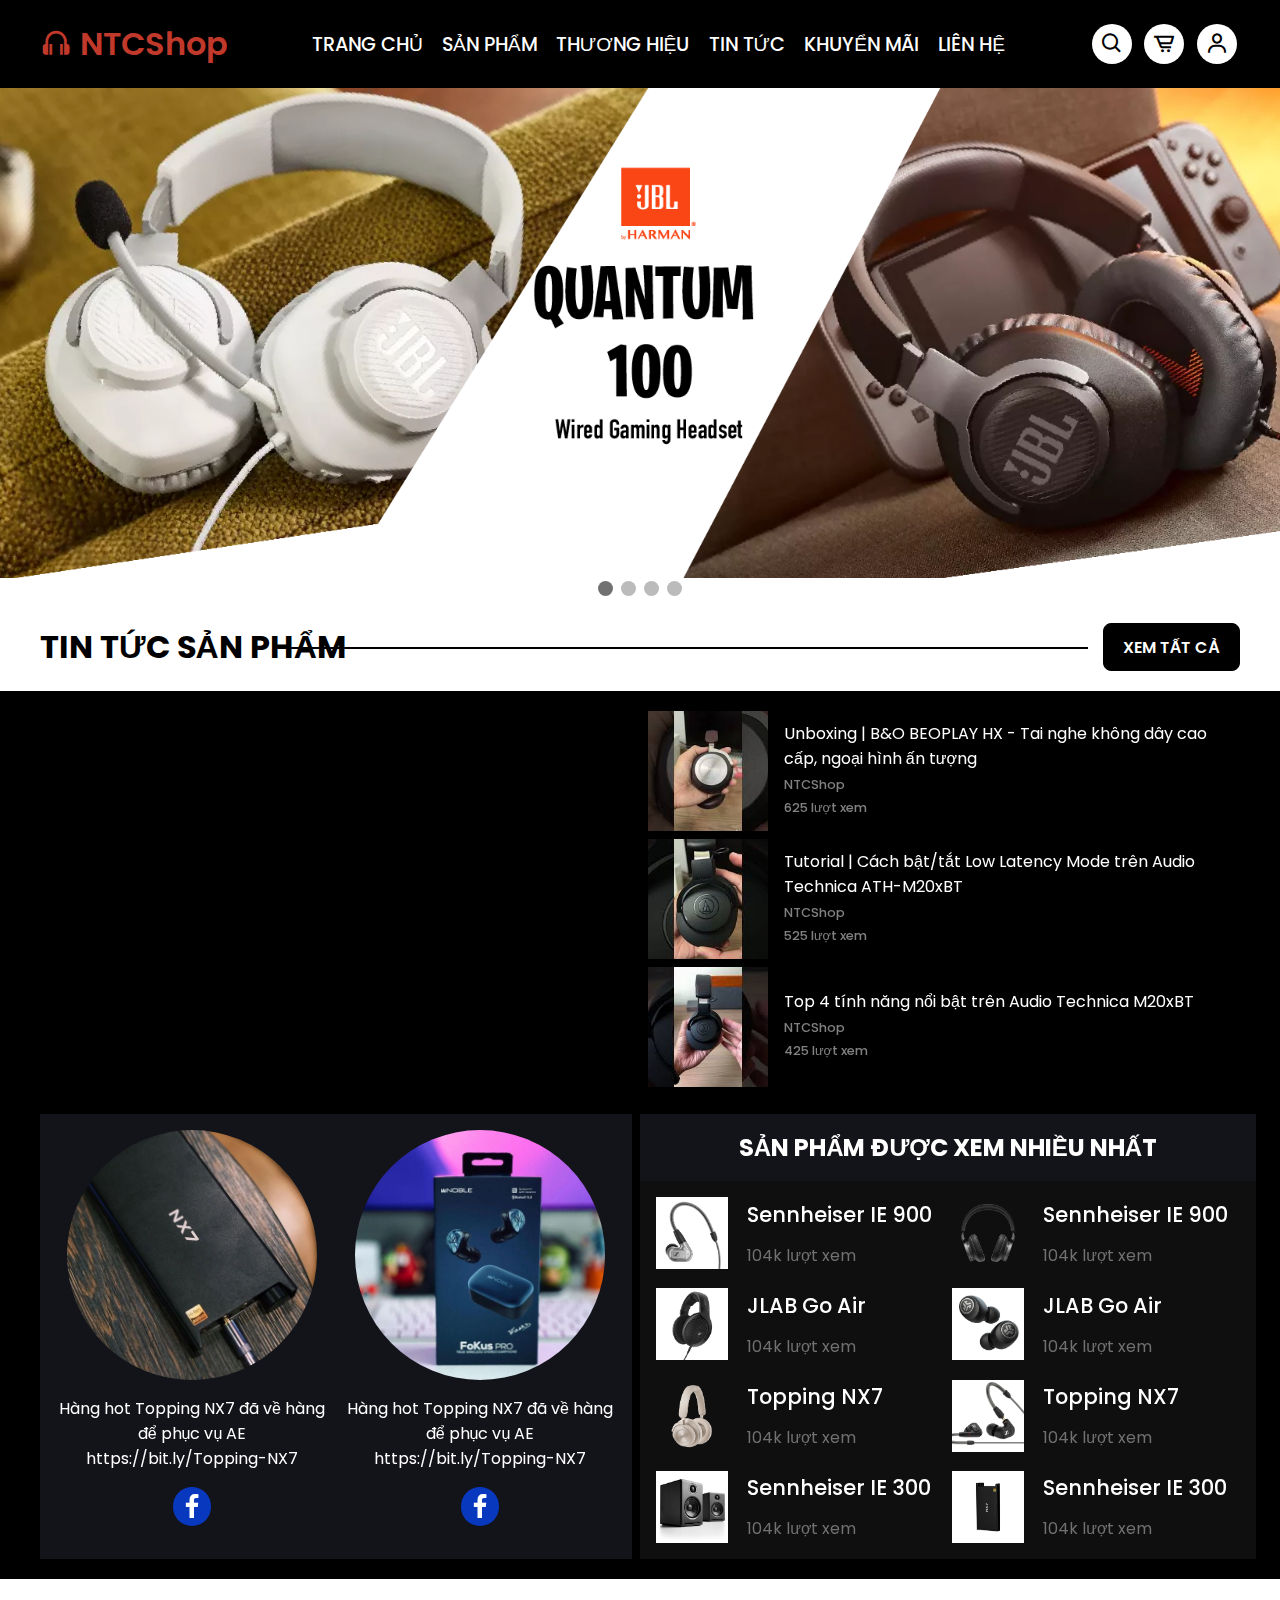
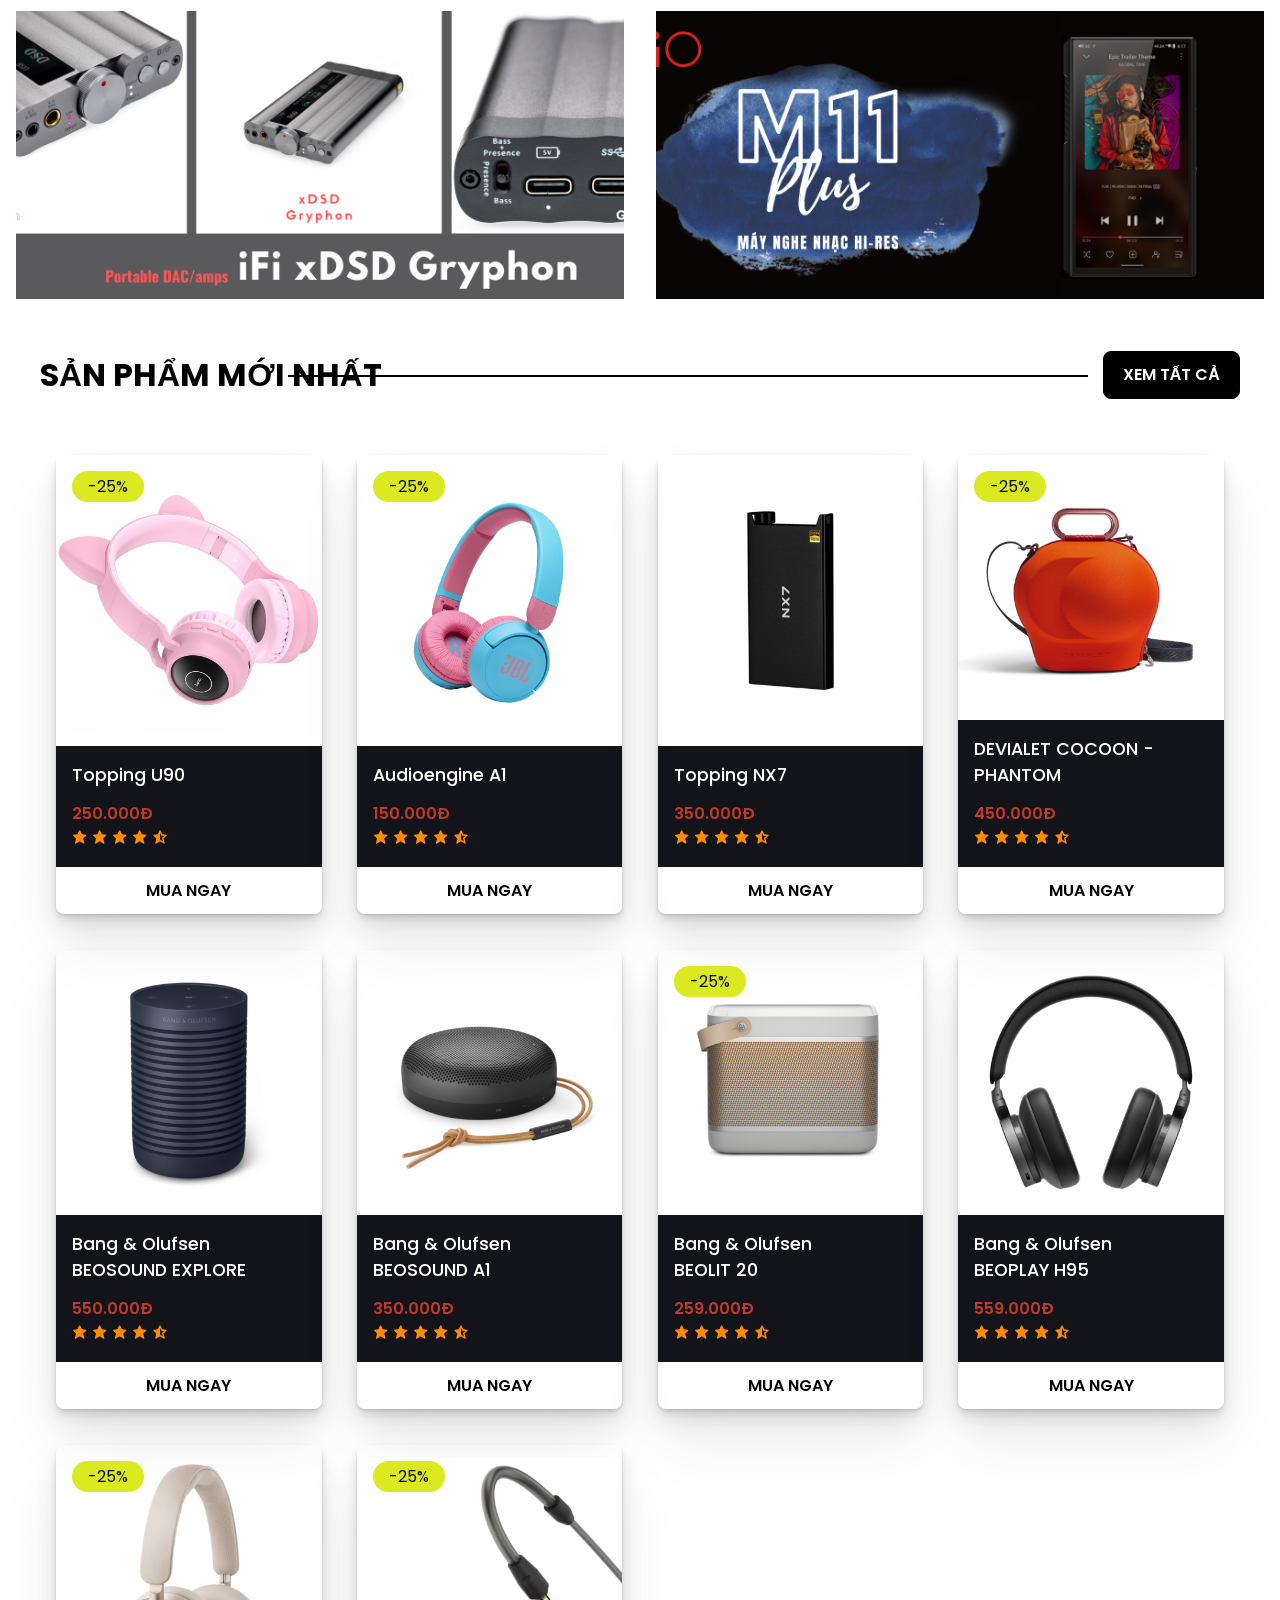
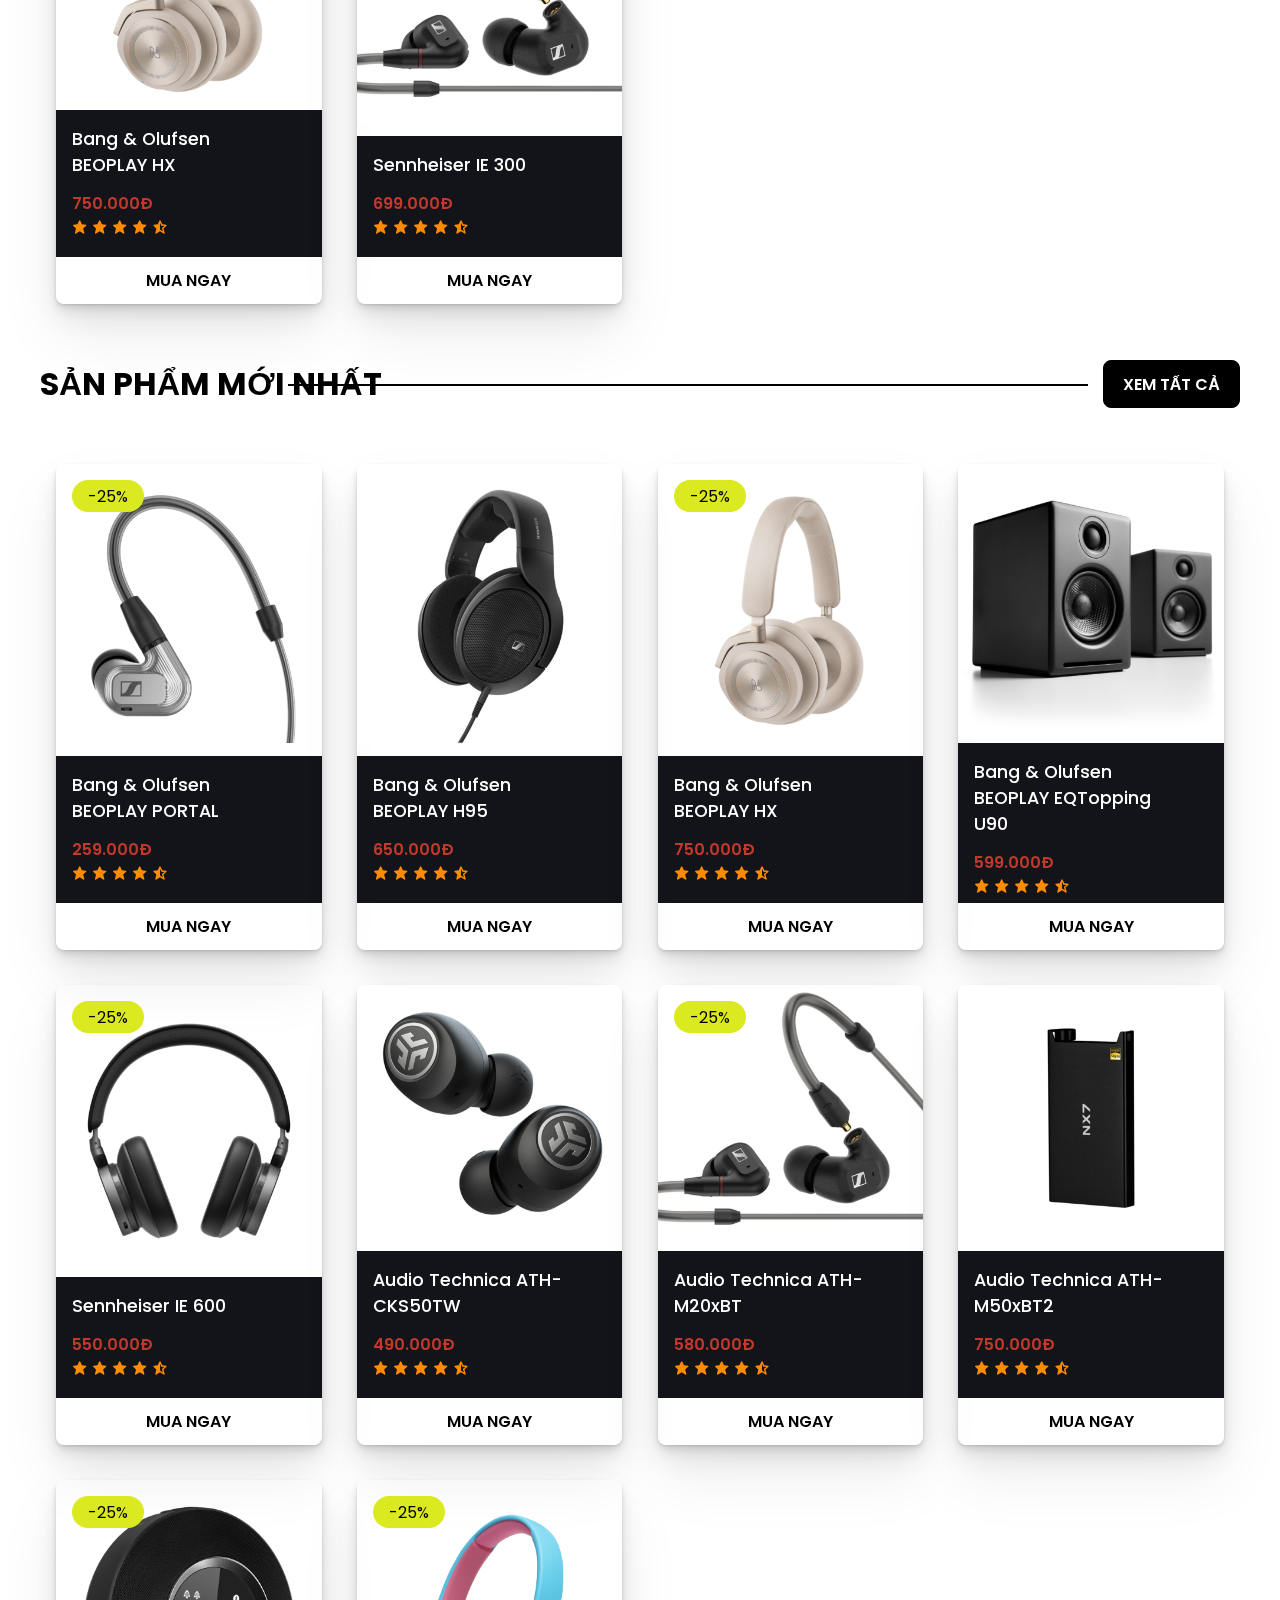
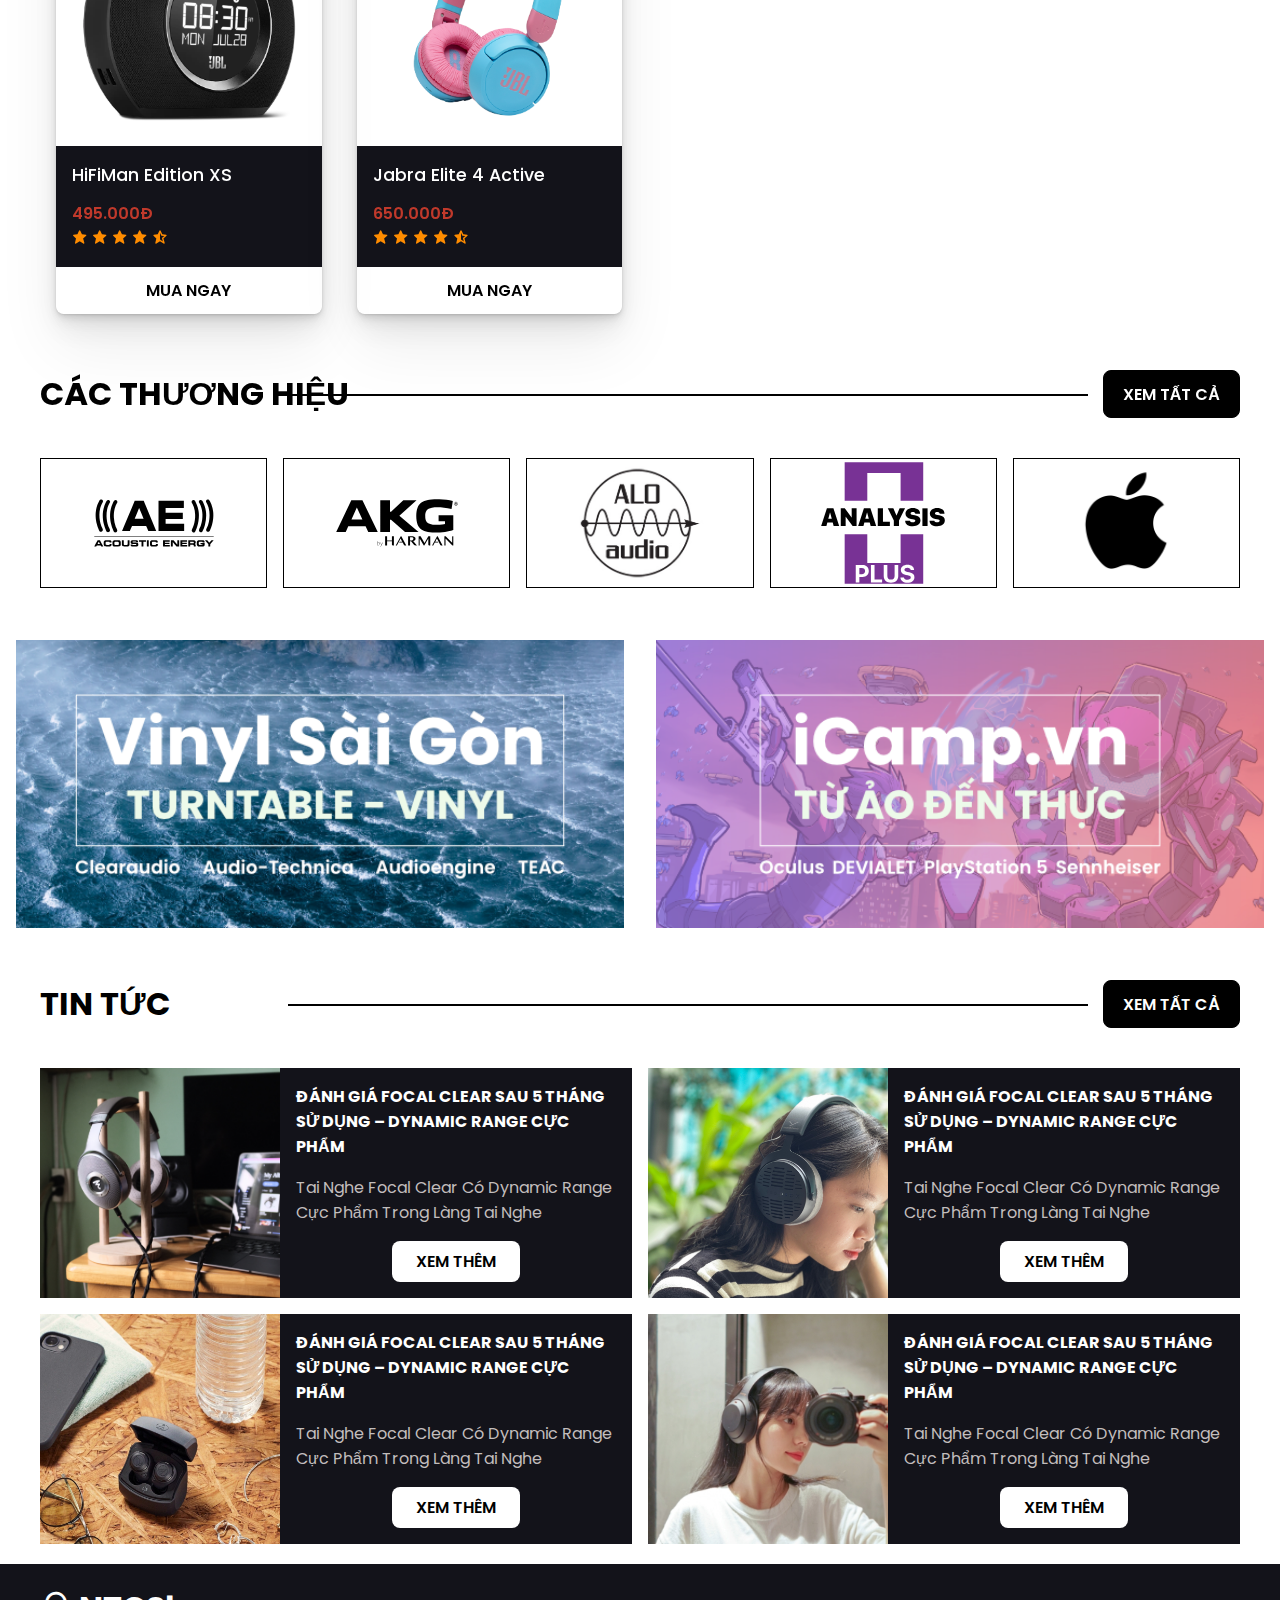
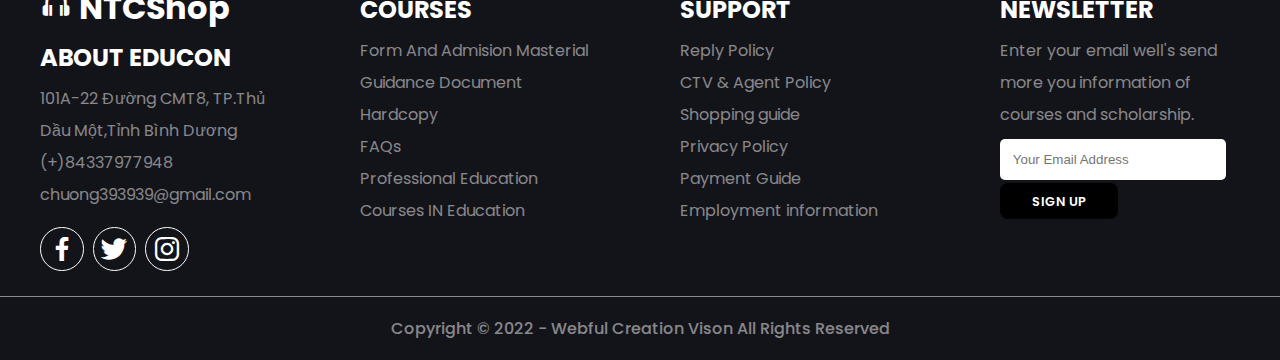
<file: index.html>
<!DOCTYPE html>
<html lang="en">
<head>
    <meta charset="UTF-8">
    <meta http-equiv="X-UA-Compatible" content="IE=edge">
    <meta name="viewport" content="width=device-width, initial-scale=1.0">
    <link rel="stylesheet" href="./css/main.css">
    <link href='https://unpkg.com/boxicons@2.1.2/css/boxicons.min.css' rel='stylesheet'>
    <link rel="stylesheet" href="https://unpkg.com/swiper@8/swiper-bundle.min.css"/>
    <title>NTCShop</title>
</head>
<body>
    <nav>
        <div class="navbar">
            <div class="navbar_icon navbar_menu container">
                <i class='bx bx-menu' id="menu-icon"></i>
            </div>
            <a href="#" class="navbar_logo container">
                <i class='bx bx-headphone'></i>
                <span>NTCShop</span>
            </a>
            <ul class="menu-links container">
                <li><a href="index.html">TRANG CHỦ</a></li>
                <li class="showmenu">
                    <a href="sanpham.html">SẢN PHẨM</a>
                    <ul class="menu-links-items">
                        <li><a href="hp.html">HEADPHONE</a></li>
                        <li><a href="dac.html">DAC/AMP</a></li>
                        <li><a href="dap.html">DAP</a></li>
                        <li><a href="speaker.html">SPEAKER</a></li>
                        <li><a href="phukien.html">PHỤ KIỆN</a></li>
                    </ul>
                </li>
                <li><a href="thuonghieu.html">THƯƠNG HIỆU</a></li>
                <li><a href="tintuc.html">TIN TỨC</a></li>
                <li><a href="khuyenmai.html">KHUYỂN MÃI</a></li>
                <li><a href="lienhe.html">LIÊN HỆ</a></li>
            </ul>
            <div class="navbar_icon container">
                <i class='bx bx-search' id="search-icon"></i>
                <i class="bx bx-cart-alt" id="cart-icon"></i>
                <i class='bx bx-user' id="user-icon"></i>
            </div>
            <input type="search" class="navbar_search"  placeholder="search here...">
            <div class="navbar_cart">
                <div class="cart-box">
                    <img src="./img/collec1.png" alt="">
                    <div class="content">
                        <h3>Headphone & Earbuds</h3>
                        <p><span>$219</span>$199</p>
                        <div class="cart-quantity">
                            <input type="number" value="1">
                        </div>
                    </div>
                    <div class="cart-icon">
                        <i class='bx bx-x'></i>
                    </div>
                </div>

                <div class="cart-box">
                    <img src="./img/best1.jpg" alt="">
                    <div class="content">
                        <h3>Headphone & Earbuds</h3>
                        <p><span>$219</span>$199</p>
                        <div class="cart-quantity">
                            <input type="number" value="1">
                        </div>
                    </div>
                    <div class="cart-icon">
                        <i class='bx bx-x'></i>
                    </div>
                </div>

                <div class="cart-box">
                    <img src="./img/collec2.png" alt="">
                    <div class="content">
                        <h3>Headphone & Earbuds</h3>
                        <p><span>$219</span>$199</p>
                        <div class="cart-quantity">
                            <input type="number" value="1">
                        </div>
                    </div>
                    <div class="cart-icon">
                        <i class='bx bx-x'></i>
                    </div>
                </div>

                <div class="cart-box">
                    <img src="./img/collec3.png" alt="">
                    <div class="content">
                        <h3>Headphone & Earbuds</h3>
                        <p><span>$219</span>$199</p>
                        <div class="cart-quantity">
                            <input type="number" value="1">
                        </div>
                    </div>
                    <div class="cart-icon">
                        <i class='bx bx-x'></i>
                    </div>
                </div>
                <a href="#" class="cart-btn btn">Mua Ngay</a>
            </div>
            <div class="navbar_user">
                <h1>Đăng Nhập</h1>
                <div class="form">
                    <label>Email or Phone</label>
                    <input type="text">
                    <label>Password</label>
                    <input type="password">
                </div>
                <a href="#" class="user_btn btn">Đăng Nhập</a>
                <div class="user-login">
                    <span>Đăng ký tài khoản</span>
                    <a href="login.html" >Tại Đây</a>
                </div>
            </div>
        </div>
    </nav>
<!-- -----------slider--------- -->
    <div class="slideshow-container">

        <div class="mySlides fade">
            <img src="./img/slider1.png" style="width:100%">
        </div>
        
        <div class="mySlides fade">
            <img src="./img/slider2.png" style="width:100%">
        </div>
        
        <div class="mySlides fade">
            <img src="./img/silder3.png" style="width:100%">
        </div>

        <div class="mySlides fade">
            <img src="./img/slider4.png" style="width:100%">
        </div>
        
    </div>
        
    <div style="text-align:center">
        <span class="dot"></span> 
        <span class="dot"></span> 
        <span class="dot"></span> 
        <span class="dot"></span>
        
    </div>
    <!-- ------------tin tuc san pham------------ -->
    <section>
        <div class="heading container">
            <h1>TIN TỨC SẢN PHẨM</h1>
            <a href="tintuc.html" class="btn">XEM TẤT CẢ</a>
        </div>
        <div class="news container">
            <div class="new_dip">
                <iframe width="600" height="380" src="https://www.youtube.com/embed/QAaWbIRjH7I" title="YouTube video player" frameborder="0" allow="accelerometer; autoplay; clipboard-write; encrypted-media; gyroscope; picture-in-picture" allowfullscreen></iframe>
            </div>
            <div class="new_container">
                <div class="new_container-box">
                    <img src="./img/new1.jpg" alt="">
                    <div class="new_container-content">
                        <a href="#">Unboxing | B&O BEOPLAY HX - Tai nghe không dây cao cấp, ngoại hình ấn tượng</a>
                        <p>NTCShop</p>
                        <p>625 lượt xem</p>
                    </div>

                </div><div class="new_container-box">
                    <img src="./img/new2.jpg" alt="">
                    <div class="new_container-content">
                        <a href="#">Tutorial | Cách bật/tắt Low Latency Mode trên Audio Technica ATH-M20xBT</a>
                        <p>NTCShop</p>
                        <p>525 lượt xem</p>
                    </div>
                </div>

                <div class="new_container-box">
                    <img src="./img/new3.jpg" alt="">
                    <div class="new_container-content">
                        <a href="#">Top 4 tính năng nổi bật trên Audio Technica M20xBT</a>
                        <p>NTCShop</p>
                        <p>425 lượt xem</p>
                    </div>
                </div>

            </div>

            <div class="new_links">
                <div class="box">
                    <img src="./img/new-box1.jpg" alt="">
                    <p>Hàng hot Topping NX7 đã về hàng để phục vụ AE https://bit.ly/Topping-NX7</p>
                    <i class="bx bxl-facebook"></i>
                </div>
                <div class="box">
                    <img src="./img/new-box2.jpg" alt="">
                    <p>Hàng hot Topping NX7 đã về hàng để phục vụ AE https://bit.ly/Topping-NX7</p>
                    <i class="bx bxl-facebook"></i>
                </div>
            </div>
            <div class="new_content">
                <h1>SẢN PHẨM ĐƯỢC XEM NHIỀU NHẤT</h1>
                <div class="new-box">
                    <!-- ------------newbox1------------ -->
                    <div class="new-box-items">
                        <!-- --------box1------------ -->
                        <div class="new-box-item">
                            <img src="./img/nb1.jpg" alt="">
                            <div class="new-box-content">
                                <a href="detailproduct.html" >Sennheiser IE 900</a>
                                <p>104k lượt xem </p>
                            </div>
                        </div>
                        <!-- -------box2------- -->
                        <div class="new-box-item">
                            <img src="./img/nb2.jpg" alt="">
                            <div class="new-box-content">
                                <a href="detailproduct.html" >JLAB Go Air</a>
                                <p>104k lượt xem </p>
                            </div>
                        </div>
                        <!-- -------box3------- -->
                        <div class="new-box-item">
                            <img src="./img/nb3.png" alt="">
                            <div class="new-box-content">
                                <a href="detailproduct.html" >Topping NX7 </a>
                                <p>104k lượt xem </p>
                            </div>
                        </div>
                        <!-- -------box4------- -->
                        <div class="new-box-item">
                            <img src="./img/nb4.png" alt="">
                            <div class="new-box-content">
                                <a href="detailproduct.html" >Sennheiser IE 300 </a>
                                <p>104k lượt xem </p>
                            </div>
                        </div>
                    </div>
                    <!-- -----------newbox2----------- -->
                    <div class="new-box-items">
                        <!-- ----------box5-------- -->
                        <div class="new-box-item">
                            <img src="./img/nb5.png" alt="">
                            <div class="new-box-content">
                                <a href="detailproduct.html" >Sennheiser IE 900</a>
                                <p>104k lượt xem </p>
                            </div>
                        </div>
                        <!-- -------box6------- -->
                        <div class="new-box-item">
                            <img src="./img/nb6.jpg" alt="">
                            <div class="new-box-content">
                                <a href="detailproduct.html" >JLAB Go Air</a>
                                <p>104k lượt xem </p>
                            </div>
                        </div>
                        <!-- -------box7------- -->
                        <div class="new-box-item">
                            <img src="./img/nb7.jpg" alt="">
                            <div class="new-box-content">
                                <a href="detailproduct.html" >Topping NX7 </a>
                                <p>104k lượt xem </p>
                            </div>
                        </div>
                        <!-- -------box8------- -->
                        <div class="new-box-item">
                            <img src="./img/nb8.jpg" alt="">
                            <div class="new-box-content">
                                <a href="detailproduct.html" >Sennheiser IE 300 </a>
                                <p>104k lượt xem </p>
                            </div>
                        </div>
                    </div>
                </div>
            </div>
        </div>
    </section>

    <!-- --------------images----------- -->
    <div class="img_links">
        <a href="tintuc.html">
            <img  src="./img/m11.png" alt="">
        </a>
        <a href="tintuc.html">
            <img src="./img/m12.png" alt="">
        </a>

    </div>

<!-- ------------------sản phẩm mới------------ -->
    <section>
        <div class="heading container">
            <h1>SẢN PHẨM MỚI NHẤT</h1>
            <a href="sanpham.html" class="btn">XEM TẤT CẢ</a>
        </div>
        <div class="box_container grid container">
            <!-- --------box1------------ -->
            <div class="box">
                <div class="box_promotion">
                    <span>-25%</span>
                </div>
                <div class="box_icon">
                    <i href="#" class='bx bxs-cart-alt' ></i>
                    <i href="#" class='bx bxs-heart' ></i>
                </div>
                <div class="box_img">
                    <img src="./img/headphone/best1.jpg" alt="">
                </div>
                <div class="box_content">
                    <p>Topping U90</p>
                    <span>250.000Đ</span>
                    <div class="box_content-icon">
                        <i class='bx bxs-star'></i>
                        <i class='bx bxs-star'></i>
                        <i class='bx bxs-star'></i>
                        <i class='bx bxs-star'></i>
                        <i class='bx bxs-star-half'></i>
                    </div>
                </div>
                <div class="box_btn">
                    <a href="detailproduct.html" class="btn">Mua Ngay</a>
                </div>
            </div>
             <!-- --------box2------------ -->
             <div class="box">
                <div class="box_promotion">
                    <span>-25%</span>
                </div>
                <div class="box_icon">
                    <i href="#" class='bx bxs-cart-alt' ></i>
                    <i href="#" class='bx bxs-heart' ></i>
                </div>
                <div class="box_img">
                    <img src="./img/headphone/collec2.png" alt="">
                </div>
                <div class="box_content">
                    <p>Audioengine A1</p>
                    <span>150.000Đ</span>
                    <div class="box_content-icon">
                        <i class='bx bxs-star'></i>
                        <i class='bx bxs-star'></i>
                        <i class='bx bxs-star'></i>
                        <i class='bx bxs-star'></i>
                        <i class='bx bxs-star-half'></i>
                    </div>
                </div>
                <div class="box_btn">
                    <a href="detailproduct.html" class="btn">Mua Ngay</a>
                </div>
            </div>
             <!-- --------box3------------ -->
             <div class="box">
                <div class="box_icon">
                    <i href="#" class='bx bxs-cart-alt' ></i>
                    <i href="#" class='bx bxs-heart' ></i>
                </div>
                <div class="box_img">
                    <img src="./img/mn3.jpg" alt="">
                </div>
                <div class="box_content">
                    <p>Topping NX7</p>
                    <span>350.000Đ</span>
                    <div class="box_content-icon">
                        <i class='bx bxs-star'></i>
                        <i class='bx bxs-star'></i>
                        <i class='bx bxs-star'></i>
                        <i class='bx bxs-star'></i>
                        <i class='bx bxs-star-half'></i>
                    </div>
                </div>
                <div class="box_btn">
                    <a href="detailproduct.html" class="btn">Mua Ngay</a>
                </div>
            </div>
             <!-- --------box4------------ -->
             <div class="box">
                <div class="box_promotion">
                    <span>-25%</span>
                </div>
                <div class="box_icon">
                    <i href="#" class='bx bxs-cart-alt' ></i>
                    <i href="#" class='bx bxs-heart' ></i>
                </div>
                <div class="box_img">
                    <img src="./img/mn4.png" alt="">
                </div>
                <div class="box_content">
                    <p>DEVIALET COCOON - PHANTOM</p>
                    <span>450.000Đ</span>
                    <div class="box_content-icon">
                        <i class='bx bxs-star'></i>
                        <i class='bx bxs-star'></i>
                        <i class='bx bxs-star'></i>
                        <i class='bx bxs-star'></i>
                        <i class='bx bxs-star-half'></i>
                    </div>
                </div>
                <div class="box_btn">
                    <a href="detailproduct.html" class="btn">Mua Ngay</a>
                </div>
            </div>
             <!-- --------box5------------ -->
             <div class="box">
                <div class="box_icon">
                    <i href="#" class='bx bxs-cart-alt' ></i>
                    <i href="#" class='bx bxs-heart' ></i>
                </div>
                <div class="box_img">
                    <img src="./img/mn5.png" alt="">
                </div>
                <div class="box_content">
                    <p>Bang & Olufsen BEOSOUND EXPLORE</p>
                    <span>550.000Đ</span>
                    <div class="box_content-icon">
                        <i class='bx bxs-star'></i>
                        <i class='bx bxs-star'></i>
                        <i class='bx bxs-star'></i>
                        <i class='bx bxs-star'></i>
                        <i class='bx bxs-star-half'></i>
                    </div>
                </div>
                <div class="box_btn">
                    <a href="detailproduct.html" class="btn">Mua Ngay</a>
                </div>
            </div>
             <!-- --------box6------------ -->
             <div class="box">
                <div class="box_icon">
                    <i href="#" class='bx bxs-cart-alt' ></i>
                    <i href="#" class='bx bxs-heart' ></i>
                </div>
                <div class="box_img">
                    <img src="./img/mn6.png" alt="">
                </div>
                <div class="box_content">
                    <p>Bang & Olufsen BEOSOUND A1</p>
                    <span>350.000Đ</span>
                    <div class="box_content-icon">
                        <i class='bx bxs-star'></i>
                        <i class='bx bxs-star'></i>
                        <i class='bx bxs-star'></i>
                        <i class='bx bxs-star'></i>
                        <i class='bx bxs-star-half'></i>
                    </div>
                </div>
                <div class="box_btn">
                    <a href="detailproduct.html" class="btn">Mua Ngay</a>
                </div>
            </div>
             <!-- --------box7------------ -->
             <div class="box">
                <div class="box_promotion">
                    <span>-25%</span>
                </div>
                <div class="box_icon">
                    <i href="#" class='bx bxs-cart-alt' ></i>
                    <i href="#" class='bx bxs-heart' ></i>
                </div>
                <div class="box_img">
                    <img src="./img/mn7.png" alt="">
                </div>
                <div class="box_content">
                    <p>Bang & Olufsen BEOLIT 20</p>
                    <span>259.000Đ</span>
                    <div class="box_content-icon">
                        <i class='bx bxs-star'></i>
                        <i class='bx bxs-star'></i>
                        <i class='bx bxs-star'></i>
                        <i class='bx bxs-star'></i>
                        <i class='bx bxs-star-half'></i>
                    </div>
                </div>
                <div class="box_btn">
                    <a href="detailproduct.html" class="btn">Mua Ngay</a>
                </div>
            </div>
             <!-- --------box8------------ -->
             <div class="box">
                <div class="box_icon">
                    <i href="#" class='bx bxs-cart-alt' ></i>
                    <i href="#" class='bx bxs-heart' ></i>
                </div>
                <div class="box_img">
                    <img src="./img/mn8.png" alt="">
                </div>
                <div class="box_content">
                    <p>Bang & Olufsen BEOPLAY H95</p>
                    <span>559.000Đ</span>
                    <div class="box_content-icon">
                        <i class='bx bxs-star'></i>
                        <i class='bx bxs-star'></i>
                        <i class='bx bxs-star'></i>
                        <i class='bx bxs-star'></i>
                        <i class='bx bxs-star-half'></i>
                    </div>
                </div>
                <div class="box_btn">
                    <a href="detailproduct.html" class="btn">Mua Ngay</a>
                </div>
            </div>
             <!-- --------box9------------ -->
             <div class="box">
                <div class="box_promotion">
                    <span>-25%</span>
                </div>
                <div class="box_icon">
                    <i href="#" class='bx bxs-cart-alt' ></i>
                    <i href="#" class='bx bxs-heart' ></i>
                </div>
                <div class="box_img">
                    <img src="./img/mn9.png" alt="">
                </div>
                <div class="box_content">
                    <p>Bang & Olufsen BEOPLAY HX</p>
                    <span>750.000Đ</span>
                    <div class="box_content-icon">
                        <i class='bx bxs-star'></i>
                        <i class='bx bxs-star'></i>
                        <i class='bx bxs-star'></i>
                        <i class='bx bxs-star'></i>
                        <i class='bx bxs-star-half'></i>
                    </div>
                </div>
                <div class="box_btn">
                    <a href="detailproduct.html" class="btn">Mua Ngay</a>
                </div>
            </div>
             <!-- --------box10------------ -->
             <div class="box">
                <div class="box_promotion">
                    <span>-25%</span>
                </div>
                <div class="box_icon">
                    <i href="#" class='bx bxs-cart-alt' ></i>
                    <i href="#" class='bx bxs-heart' ></i>
                </div>
                <div class="box_img">
                    <img src="./img/nb7.jpg" alt="">
                </div>
                <div class="box_content">
                    <p>Sennheiser IE 300</p>
                    <span>699.000Đ</span>
                    <div class="box_content-icon">
                        <i class='bx bxs-star'></i>
                        <i class='bx bxs-star'></i>
                        <i class='bx bxs-star'></i>
                        <i class='bx bxs-star'></i>
                        <i class='bx bxs-star-half'></i>
                    </div>
                </div>
                <div class="box_btn">
                    <a href="detailproduct.html" class="btn">Mua Ngay</a>
                </div>
            </div>
        </div>
    </section>
<!-- -----------------------sản phẩm nổi bật------------ -->
    <section>
        <div class="heading container">
            <h1>SẢN PHẨM MỚI NHẤT</h1>
            <a href="sanpham.html" class="btn">XEM TẤT CẢ</a>
        </div>
        <div class="box_container grid container">
            <!-- --------box1------------ -->
            <div class="box">
                <div class="box_promotion">
                    <span>-25%</span>
                </div>
                <div class="box_icon">
                    <i href="#" class='bx bxs-cart-alt' ></i>
                    <i href="#" class='bx bxs-heart' ></i>
                </div>
                <div class="box_img">
                    <img src="./img/nb1.jpg" alt="">
                </div>
                <div class="box_content">
                    <p>Bang & Olufsen BEOPLAY PORTAL</p>
                    <span>259.000Đ</span>
                    <div class="box_content-icon">
                        <i class='bx bxs-star'></i>
                        <i class='bx bxs-star'></i>
                        <i class='bx bxs-star'></i>
                        <i class='bx bxs-star'></i>
                        <i class='bx bxs-star-half'></i>
                    </div>
                </div>
                <div class="box_btn">
                    <a href="detailproduct.html" class="btn">Mua Ngay</a>
                </div>
            </div>
            <!-- --------box2------------ -->
            <div class="box">
                <div class="box_icon">
                    <i href="#" class='bx bxs-cart-alt' ></i>
                    <i href="#" class='bx bxs-heart' ></i>
                </div>
                <div class="box_img">
                    <img src="./img/nb2.jpg" alt="">
                </div>
                <div class="box_content">
                    <p>Bang & Olufsen BEOPLAY H95</p>
                    <span>650.000Đ</span>
                    <div class="box_content-icon">
                        <i class='bx bxs-star'></i>
                        <i class='bx bxs-star'></i>
                        <i class='bx bxs-star'></i>
                        <i class='bx bxs-star'></i>
                        <i class='bx bxs-star-half'></i>
                    </div>
                </div>
                <div class="box_btn">
                    <a href="detailproduct.html" class="btn">Mua Ngay</a>
                </div>
            </div>
            <!-- --------box3------------ -->
            <div class="box">
                <div class="box_promotion">
                    <span>-25%</span>
                </div>
                <div class="box_icon">
                    <i href="#" class='bx bxs-cart-alt' ></i>
                    <i href="#" class='bx bxs-heart' ></i>
                </div>
                <div class="box_img">
                    <img src="./img/nb3.png" alt="">
                </div>
                <div class="box_content">
                    <p>Bang & Olufsen BEOPLAY HX</p>
                    <span>750.000Đ</span>
                    <div class="box_content-icon">
                        <i class='bx bxs-star'></i>
                        <i class='bx bxs-star'></i>
                        <i class='bx bxs-star'></i>
                        <i class='bx bxs-star'></i>
                        <i class='bx bxs-star-half'></i>
                    </div>
                </div>
                <div class="box_btn">
                    <a href="detailproduct.html" class="btn">Mua Ngay</a>
                </div>
            </div>
            <!-- --------box4------------ -->
            <div class="box">
                <div class="box_icon">
                    <i href="#" class='bx bxs-cart-alt' ></i>
                    <i href="#" class='bx bxs-heart' ></i>
                </div>
                <div class="box_img">
                    <img src="./img/nb4.png" alt="">
                </div>
                <div class="box_content">
                    <p>Bang & Olufsen BEOPLAY EQTopping U90</p>
                    <span>599.000Đ</span>
                    <div class="box_content-icon">
                        <i class='bx bxs-star'></i>
                        <i class='bx bxs-star'></i>
                        <i class='bx bxs-star'></i>
                        <i class='bx bxs-star'></i>
                        <i class='bx bxs-star-half'></i>
                    </div>
                </div>
                <div class="box_btn">
                    <a href="detailproduct.html" class="btn">Mua Ngay</a>
                </div>
            </div>
            <!-- --------box1------------ -->
            <div class="box">
                <div class="box_promotion">
                    <span>-25%</span>
                </div>
                <div class="box_icon">
                    <i href="#" class='bx bxs-cart-alt' ></i>
                    <i href="#" class='bx bxs-heart' ></i>
                </div>
                <div class="box_img">
                    <img src="./img/nb5.png" alt="">
                </div>
                <div class="box_content">
                    <p>Sennheiser IE 600</p>
                    <span>550.000Đ</span>
                    <div class="box_content-icon">
                        <i class='bx bxs-star'></i>
                        <i class='bx bxs-star'></i>
                        <i class='bx bxs-star'></i>
                        <i class='bx bxs-star'></i>
                        <i class='bx bxs-star-half'></i>
                    </div>
                </div>
                <div class="box_btn">
                    <a href="detailproduct.html" class="btn">Mua Ngay</a>
                </div>
            </div>
            <!-- --------box1------------ -->
            <div class="box">
                <div class="box_icon">
                    <i href="#" class='bx bxs-cart-alt' ></i>
                    <i href="#" class='bx bxs-heart' ></i>
                </div>
                <div class="box_img">
                    <img src="./img/nb6.jpg" alt="">
                </div>
                <div class="box_content">
                    <p>Audio Technica ATH-CKS50TW</p>
                    <span>490.000Đ</span>
                    <div class="box_content-icon">
                        <i class='bx bxs-star'></i>
                        <i class='bx bxs-star'></i>
                        <i class='bx bxs-star'></i>
                        <i class='bx bxs-star'></i>
                        <i class='bx bxs-star-half'></i>
                    </div>
                </div>
                <div class="box_btn">
                    <a href="detailproduct.html" class="btn">Mua Ngay</a>
                </div>
            </div>
            <!-- --------box1------------ -->
            <div class="box">
                <div class="box_promotion">
                    <span>-25%</span>
                </div>
                <div class="box_icon">
                    <i href="#" class='bx bxs-cart-alt' ></i>
                    <i href="#" class='bx bxs-heart' ></i>
                </div>
                <div class="box_img">
                    <img src="./img/nb7.jpg" alt="">
                </div>
                <div class="box_content">
                    <p>Audio Technica ATH-M20xBT</p>
                    <span>580.000Đ</span>
                    <div class="box_content-icon">
                        <i class='bx bxs-star'></i>
                        <i class='bx bxs-star'></i>
                        <i class='bx bxs-star'></i>
                        <i class='bx bxs-star'></i>
                        <i class='bx bxs-star-half'></i>
                    </div>
                </div>
                <div class="box_btn">
                    <a href="detailproduct.html" class="btn">Mua Ngay</a>
                </div>
            </div>
            <!-- --------box1------------ -->
            <div class="box">
                <div class="box_icon">
                    <i href="#" class='bx bxs-cart-alt' ></i>
                    <i href="#" class='bx bxs-heart' ></i>
                </div>
                <div class="box_img">
                    <img src="./img/nb8.jpg" alt="">
                </div>
                <div class="box_content">
                    <p>Audio Technica ATH-M50xBT2</p>
                    <span>750.000Đ</span>
                    <div class="box_content-icon">
                        <i class='bx bxs-star'></i>
                        <i class='bx bxs-star'></i>
                        <i class='bx bxs-star'></i>
                        <i class='bx bxs-star'></i>
                        <i class='bx bxs-star-half'></i>
                    </div>
                </div>
                <div class="box_btn">
                    <a href="detailproduct.html" class="btn">Mua Ngay</a>
                </div>
            </div>
            <!-- --------box1------------ -->
            <div class="box">
                <div class="box_promotion">
                    <span>-25%</span>
                </div>
                <div class="box_icon">
                    <i href="#" class='bx bxs-cart-alt' ></i>
                    <i href="#" class='bx bxs-heart' ></i>
                </div>
                <div class="box_img">
                    <img src="./img/collec1.png" alt="">
                </div>
                <div class="box_content">
                    <p>HiFiMan Edition XS</p>
                    <span>495.000Đ</span>
                    <div class="box_content-icon">
                        <i class='bx bxs-star'></i>
                        <i class='bx bxs-star'></i>
                        <i class='bx bxs-star'></i>
                        <i class='bx bxs-star'></i>
                        <i class='bx bxs-star-half'></i>
                    </div>
                </div>
                <div class="box_btn">
                    <a href="detailproduct.html" class="btn">Mua Ngay</a>
                </div>
            </div>
            <!-- --------box1------------ -->
            <div class="box">
                <div class="box_promotion">
                    <span>-25%</span>
                </div>
                <div class="box_icon">
                    <i href="#" class='bx bxs-cart-alt' ></i>
                    <i href="#" class='bx bxs-heart' ></i>
                </div>
                <div class="box_img">
                    <img src="./img/collec2.png" alt="">
                </div>
                <div class="box_content">
                    <p>Jabra Elite 4 Active</p>
                    <span>650.000Đ</span>
                    <div class="box_content-icon">
                        <i class='bx bxs-star'></i>
                        <i class='bx bxs-star'></i>
                        <i class='bx bxs-star'></i>
                        <i class='bx bxs-star'></i>
                        <i class='bx bxs-star-half'></i>
                    </div>
                </div>
                <div class="box_btn">
                    <a href="detailproduct.html" class="btn">Mua Ngay</a>
                </div>
            </div>
        </div>
    </section>
<!-- -------------------------thương hiệu---------------- -->
    <section>
        <div class="heading container">
            <h1>CÁC THƯƠNG HIỆU</h1>
            <a href="thuonghieu.html" class="btn">XEM TẤT CẢ</a>
        </div>
        <div class="brands container">
            <div class="brand_img">
                <img src="./img/th1.svg" alt="">
            </div>
            <div class="brand_img">
                <img src="./img/th2.svg" alt="">
            </div>
            <div class="brand_img">
                <img src="./img/th3.jpg" alt="">
            </div>
            <div class="brand_img">
                <img src="./img/th4.svg" alt="">
            </div>
            <div class="brand_img">
                <img src="./img/th5.jpg" alt="">
            </div>
        </div>

    </section>
<!-- --------------------------img2------------- -->
    <div class="img_links">
        <a href="tintuc.html">
            <img src="./img/img.png" alt="">
        </a>
        <a href="tintuc.html">
            <img src="./img/img1.png" alt="">
        </a>
    </div>
<!-- --------------------------Tin Tức--------------- -->
    <section>
        <div class="heading container">
            <h1>TIN TỨC</h1>
            <a href="tintuc.html" class="btn">XEM TẤT CẢ</a>
        </div>
        <div class="news_grid container">
            <div class="boxs">
                <div class="box_img">
                    <img src="./img/tt1.jpeg" alt="">
                </div>
                <div class="box_content">
                    <h1>ĐÁNH GIÁ FOCAL CLEAR SAU 5 THÁNG SỬ DỤNG – DYNAMIC RANGE CỰC PHẨM</h1>
                    <p>Tai Nghe Focal Clear Có Dynamic Range Cực Phẩm Trong Làng Tai Nghe</p>
                    <div class="box_btn">
                        <a href="#" class="btn">xem thêm</a>
                    </div>
                </div>
            </div>
            <div class="boxs">
                <div class="box_img">
                    <img src="./img/tt2.jpg" alt="">
                </div>
                <div class="box_content">
                    <h1>ĐÁNH GIÁ FOCAL CLEAR SAU 5 THÁNG SỬ DỤNG – DYNAMIC RANGE CỰC PHẨM</h1>
                    <p>Tai Nghe Focal Clear Có Dynamic Range Cực Phẩm Trong Làng Tai Nghe</p>
                    <div class="box_btn">
                        <a href="#" class="btn">xem thêm</a>
                    </div>
                </div>
            </div>
            <div class="boxs">
                <div class="box_img">
                    <img src="./img/tt3.jpg" alt="">
                </div>
                <div class="box_content">
                    <h1>ĐÁNH GIÁ FOCAL CLEAR SAU 5 THÁNG SỬ DỤNG – DYNAMIC RANGE CỰC PHẨM</h1>
                    <p>Tai Nghe Focal Clear Có Dynamic Range Cực Phẩm Trong Làng Tai Nghe</p>
                    <div class="box_btn">
                        <a href="#" class="btn">xem thêm</a>
                    </div>
                </div>
            </div>
            <div class="boxs">
                <div class="box_img">
                    <img src="./img/tt4.jpg" alt="">
                </div>
                <div class="box_content">
                    <h1>ĐÁNH GIÁ FOCAL CLEAR SAU 5 THÁNG SỬ DỤNG – DYNAMIC RANGE CỰC PHẨM</h1>
                    <p>Tai Nghe Focal Clear Có Dynamic Range Cực Phẩm Trong Làng Tai Nghe</p>
                    <div class="box_btn">
                        <a href="#" class="btn">xem thêm</a>
                    </div>
                </div>
            </div>
        </div>
    </section>
<!-- ------------------------------footer------------------- -->
    <footer>
        <div class="footer container">
            <div class="footer-box">
                <a href="#" class="footer_logo">
                    <i class='bx bx-headphone'></i>
                    <span>NTCShop</span>
                </a>
                <h3>ABOUT EDUCON</h3>
                <p>
                    101A-22 Đường CMT8, TP.Thủ Dầu Một,Tỉnh Bình Dương<br>
                    (+)84337977948<br>
                    chuong393939@gmail.com<br>
                    <div class="social">
                        <i class='bx bxl-facebook'></i>
                        <i class='bx bxl-twitter' ></i>
                        <i class='bx bxl-instagram'></i>
                    </div>
                </p>
            </div>

            <div class="footer-box">
                <h3>COURSES</h3>
                <p>
                    <a href="#">Form And Admision Masterial </a>
                    <a href="#">Guidance Document</a>
                    <a href="#">Hardcopy</a>
                    <a href="#">FAQs</a>
                    <a href="#">Professional Education</a>
                    <a href="#">Courses IN Education</a>
                </p>
            </div>

            <div class="footer-box">
                <h3>SUPPORT</h3>
                <p>
                    <a href="#">Reply Policy </a>
                    <a href="#">CTV & Agent Policy</a>
                    <a href="#">Shopping guide </a>
                    <a href="#">Privacy Policy </a>
                    <a href="#"> Payment Guide </a>
                    <a href="#">Employment information </a>
                
                </p>
            </div>

            <div class="footer-box">
                <h3>NEWSLETTER</h3>
                <p>
                    Enter your email well's send more you information of courses and scholarship.
                </p>
                <input type="email" placeholder="Your Email Address"><br>
                <a href="#" class="footer-btn btn">SIGN UP</a>
            </div>
        </div>
        <p class="footer-bottom">Copyright &copy 2022 - Webful Creation  Vison All Rights Reserved</p>
    </footer>
    <!-- --------script----------- -->
    <script src="./js/main.js"></script>
</body>
</html>
</file>
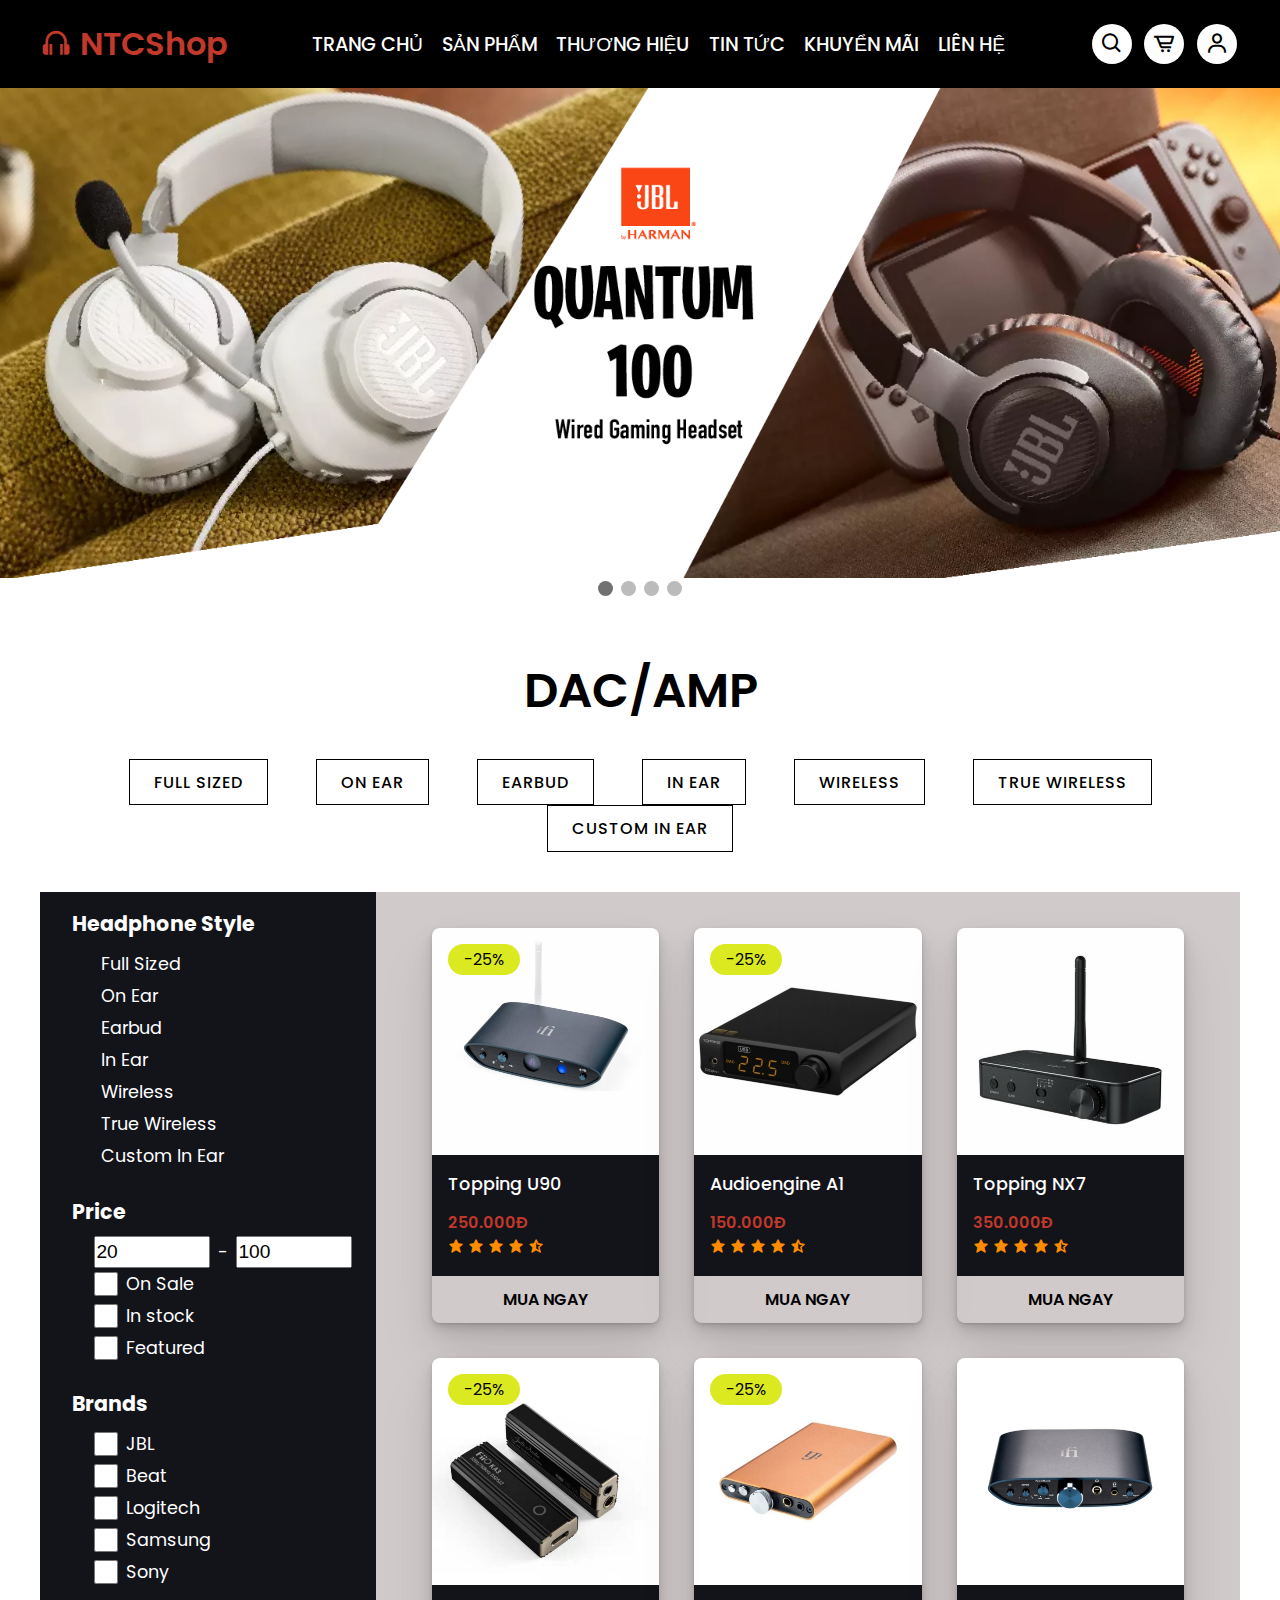
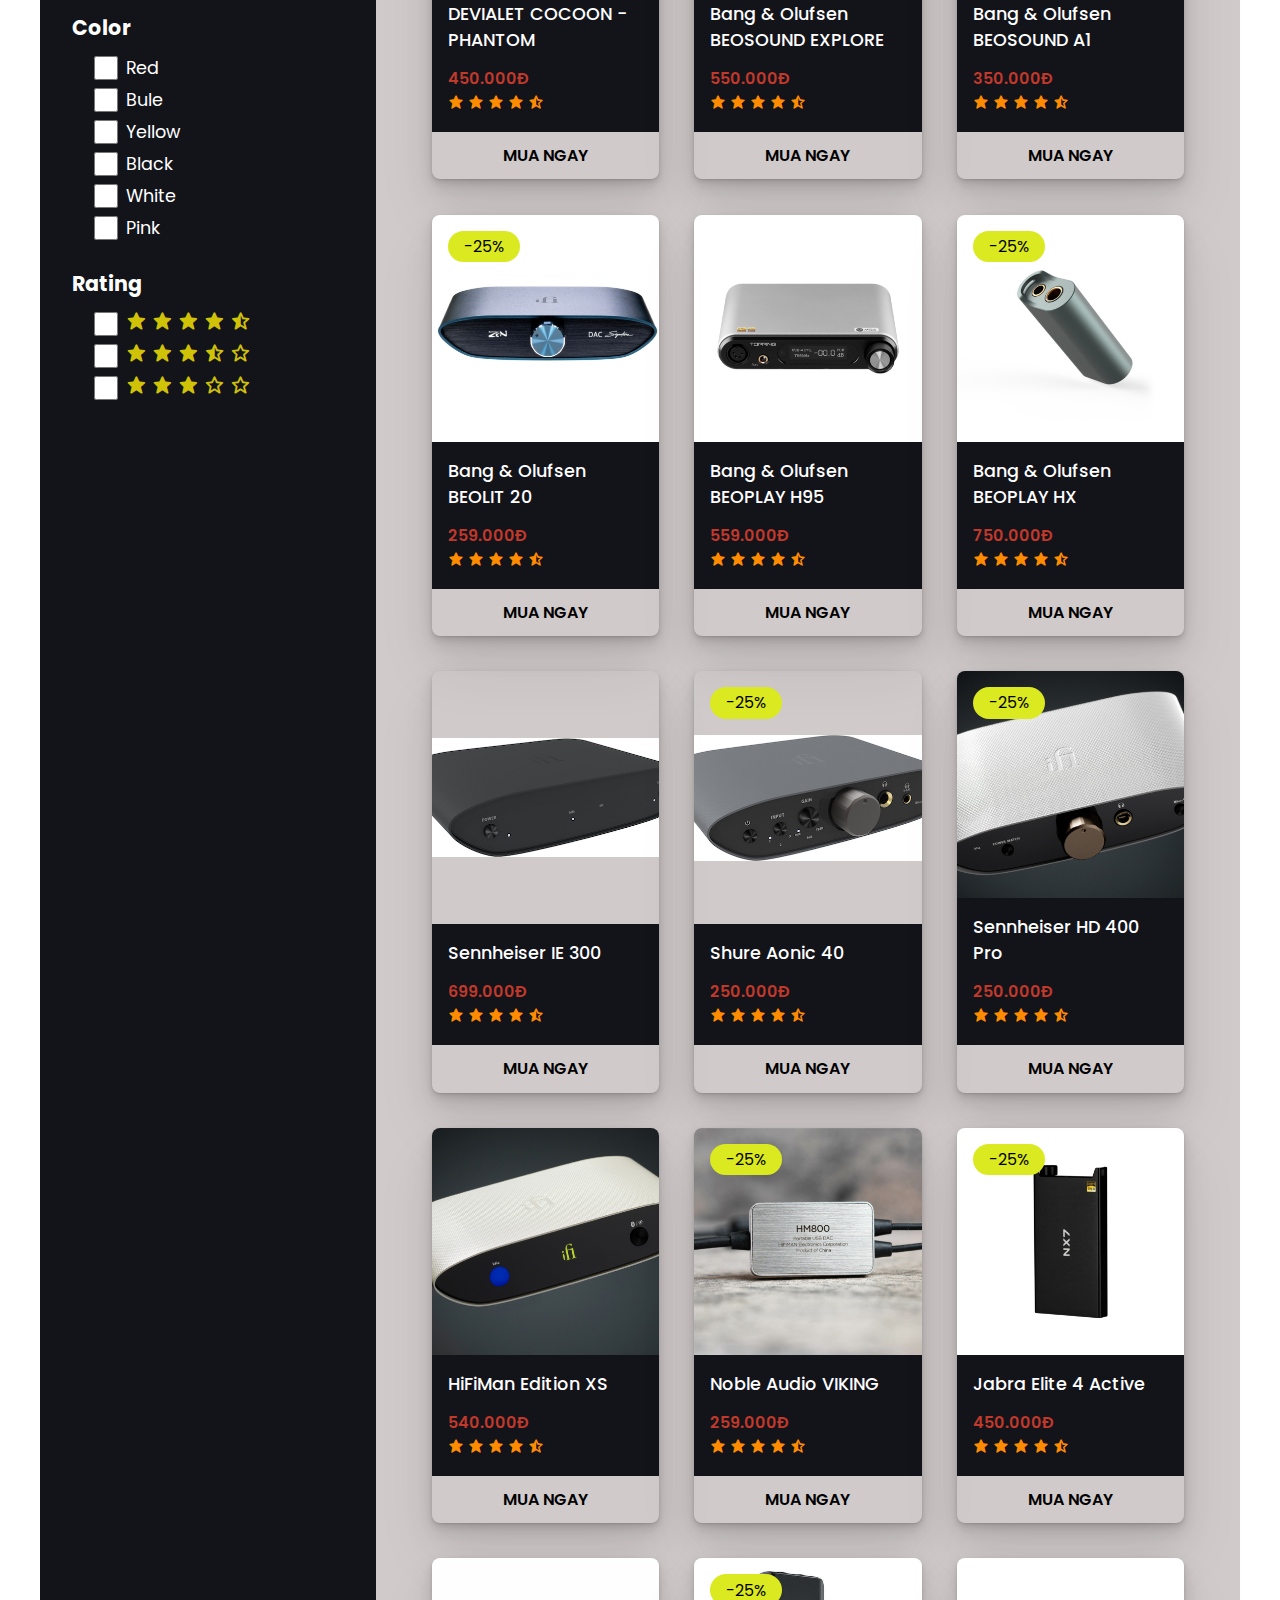
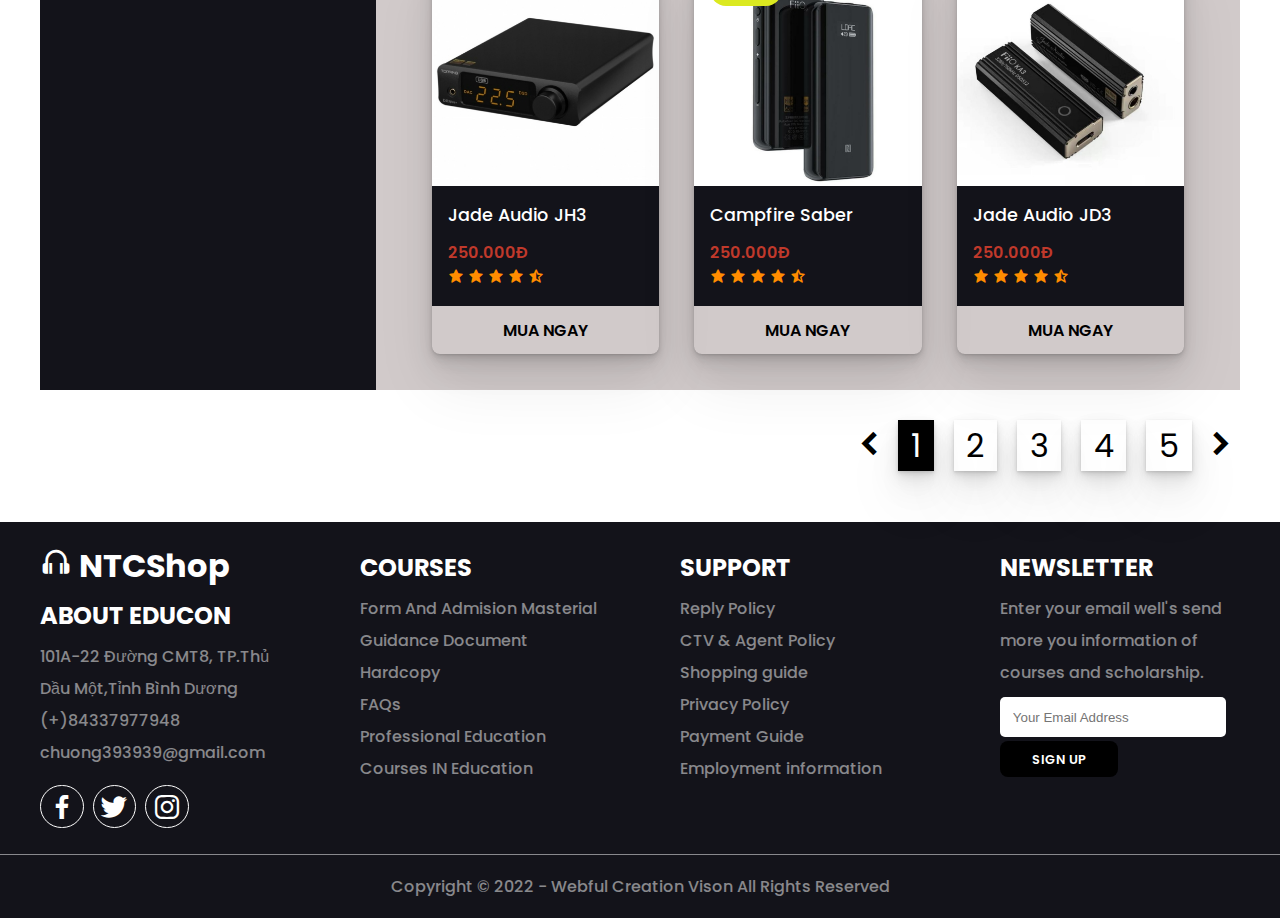
<file: dac.html>
<!DOCTYPE html>
<html lang="en">
<head>
    <meta charset="UTF-8">
    <meta http-equiv="X-UA-Compatible" content="IE=edge">
    <meta name="viewport" content="width=device-width, initial-scale=1.0">
    <link rel="stylesheet" href="./css/hp.css">
    <link rel="stylesheet" href="./css/main.css">
    <link href='https://unpkg.com/boxicons@2.1.2/css/boxicons.min.css' rel='stylesheet'>
    <link rel="stylesheet" href="https://unpkg.com/swiper@8/swiper-bundle.min.css"
/>
    <title>NTCShop</title>
</head>
<body>
    <nav>
        <div class="navbar">
            <a href="#" class="navbar_logo container">
                <i class='bx bx-headphone'></i>
                <span>NTCShop</span>
            </a>
            <ul class="menu-links container">
                <li><a href="index.html">TRANG CHỦ</a></li>
                <li class="showmenu">
                    <a href="sanpham.html">SẢN PHẨM</a>
                    <ul class="menu-links-items">
                        <li><a href="hp.html">HEADPHONE</a></li>
                        <li><a href="dac.html">DAC/AMP</a></li>
                        <li><a href="dap.html">DAP</a></li>
                        <li><a href="speaker.html">SPEAKER</a></li>
                        <li><a href="phukien.html">PHỤ KIỆN</a></li>
                    </ul>
                </li>
                <li><a href="thuonghieu.html">THƯƠNG HIỆU</a></li>
                <li><a href="tintuc.html">TIN TỨC</a></li>
                <li><a href="khuyenmai.html">KHUYỂN MÃI</a></li>
                <li><a href="lienhe.html">LIÊN HỆ</a></li>
            </ul>
            <div class="navbar_icon container">
                <i class='bx bx-search' id="search-icon"></i>
                <i class="bx bx-cart-alt" id="cart-icon"></i>
                <i class='bx bx-user' id="user-icon"></i>
            </div>
            <input type="search" class="navbar_search"  placeholder="search here...">
            <div class="navbar_cart">
                <div class="cart-box">
                    <img src="./img/collec1.png" alt="">
                    <div class="content">
                        <h3>Headphone & Earbuds</h3>
                        <p><span>$219</span>$199</p>
                        <div class="cart-quantity">
                            <input type="number" value="1">
                        </div>
                    </div>
                    <div class="cart-icon">
                        <i class='bx bx-x'></i>
                    </div>
                </div>

                <div class="cart-box">
                    <img src="./img/best1.jpg" alt="">
                    <div class="content">
                        <h3>Headphone & Earbuds</h3>
                        <p><span>$219</span>$199</p>
                        <div class="cart-quantity">
                            <input type="number" value="1">
                        </div>
                    </div>
                    <div class="cart-icon">
                        <i class='bx bx-x'></i>
                    </div>
                </div>

                <div class="cart-box">
                    <img src="./img/collec2.png" alt="">
                    <div class="content">
                        <h3>Headphone & Earbuds</h3>
                        <p><span>$219</span>$199</p>
                        <div class="cart-quantity">
                            <input type="number" value="1">
                        </div>
                    </div>
                    <div class="cart-icon">
                        <i class='bx bx-x'></i>
                    </div>
                </div>

                <div class="cart-box">
                    <img src="./img/collec3.png" alt="">
                    <div class="content">
                        <h3>Headphone & Earbuds</h3>
                        <p><span>$219</span>$199</p>
                        <div class="cart-quantity">
                            <input type="number" value="1">
                        </div>
                    </div>
                    <div class="cart-icon">
                        <i class='bx bx-x'></i>
                    </div>
                </div>
                <a href="#" class="cart-btn btn">Mua Ngay</a>
            </div>
            <div class="navbar_user">
                <h1>Đăng Nhập</h1>
                <div class="form">
                    <label>Email or Phone</label>
                    <input type="text">
                    <label>Password</label>
                    <input type="password">
                </div>
                <a href="#" class="user_btn btn">Đăng Nhập</a>
                <div class="user-login">
                    <span>Đăng ký tài khoản</span>
                    <a href="login.html" >Tại Đây</a>
                </div>
            </div>
        </div>
    </nav>
<!-- -----------slider--------- -->
    <div class="slideshow-container">

        <div class="mySlides fade">
            <img src="./img/slider1.png" style="width:100%">
        </div>
        
        <div class="mySlides fade">
            <img src="./img/slider2.png" style="width:100%">
        </div>
        
        <div class="mySlides fade">
            <img src="./img/silder3.png" style="width:100%">
        </div>

        <div class="mySlides fade">
            <img src="./img/slider4.png" style="width:100%">
        </div>
        
    </div>
        
    <div style="text-align:center">
        <span class="dot"></span> 
        <span class="dot"></span> 
        <span class="dot"></span> 
        <span class="dot"></span>
        
    </div>
<!-- ----------------content---------------- -->
    <section>
        <div class="content_top container">
            <h1>DAC/AMP</h1>
            <div class="top_btn">
                <a href="#"><span>FULL SIZED</span></a>
                <a href="#"><span>ON EAR</span></a>
                <a href="#"><span>EARBUD</span></a>
                <a href="#"><span>IN EAR</span></a>
                <a href="#"><span>WIRELESS</span></a>
                <a href="#"><span>TRUE WIRELESS</span></a>
                <a href="#"><span>CUSTOM IN EAR</span></a>
            </div>
        </div>
        <div class="container">
            <div class="allproduct ">
                <div class="product-left">
                    <div class="box">
                        <h3>Headphone Style</h3>
                        <a href="#">Full Sized</a>
                        <a href="#">On Ear</a>
                        <a href="#">Earbud</a>
                        <a href="#">In Ear</a>
                        <a href="#">Wireless</a>
                        <a href="#">True Wireless</a>
                        <a href="#">Custom In Ear</a>
                    </div>
        <!-- --------------box2---------------------- -->
                    <div class="box">
                        <h3>Price</h3>
                        <div class="price-input">
                            <input type="number" value="20">
                            <span>-</span>
                            <input type="number" value="100">
                        </div>
                        <div class="price-check">
                            <div class="price-check-item">
                                <input type="checkbox">
                                <span>On Sale</span>
                            </div>
                            <div class="price-check-item">
                                <input type="checkbox">
                                <span>In stock</span>
                            </div>
                            <div class="price-check-item">
                                <input type="checkbox">
                                <span>Featured</span>
                            </div>
                        </div>
                    </div>
        <!-- -------------------box3---------------- -->
                    <div class="box">
                        <h3>Brands</h3>
                        <div class="price-check">
                            <div class="price-check-item">
                                <input type="checkbox">
                                <span>JBL</span>
                            </div>
                            <div class="price-check-item">
                                <input type="checkbox">
                                <span>Beat</span>
                            </div>
                            <div class="price-check-item">
                                <input type="checkbox">
                                <span>Logitech</span>
                            </div>
                            <div class="price-check-item">
                                <input type="checkbox">
                                <span>Samsung</span>
                            </div>
                            <div class="price-check-item">
                                <input type="checkbox">
                                <span>Sony</span>
                            </div>
                        </div>
                    </div>
        <!-- ------------------box4---------- -->
                    <div class="box">
                        <h3>Color</h3>
                        <div class="price-check">
                            <div class="price-check-item">
                                <input type="checkbox">
                                <span>Red</span>
                            </div>
                            <div class="price-check-item">
                                <input type="checkbox">
                                <span>Bule</span>
                            </div>
                            <div class="price-check-item">
                                <input type="checkbox">
                                <span>Yellow</span>
                            </div>
                            <div class="price-check-item">
                                <input type="checkbox">
                                <span>Black</span>
                            </div>
                            <div class="price-check-item">
                                <input type="checkbox">
                                <span>White</span>
                            </div>
                            <div class="price-check-item">
                                <input type="checkbox">
                                <span>Pink</span>
                            </div>
                        </div>
                    </div>
        <!-- ------------------box5---------- -->
                    <div class="box">
                        <h3>Rating</h3>
                        <div class="price-check">
                            <div class="price-check-item">
                                <input type="checkbox">
                                <div class="price-check-icon">
                                    <i class='bx bxs-star'></i>
                                    <i class='bx bxs-star'></i>
                                    <i class='bx bxs-star'></i>
                                    <i class='bx bxs-star'></i>
                                    <i class='bx bxs-star-half'></i>
                                </div>
                            </div>
                            <div class="price-check-item">
                                <input type="checkbox">
                                <div class="price-check-icon">
                                    <i class='bx bxs-star'></i>
                                    <i class='bx bxs-star'></i>
                                    <i class='bx bxs-star'></i>
                                    <i class='bx bxs-star-half'></i>
                                    <i class='bx bx-star' ></i>
                                </div>
                            </div>
                            <div class="price-check-item">
                                <input type="checkbox">
                                <div class="price-check-icon">
                                    <i class='bx bxs-star'></i>
                                    <i class='bx bxs-star'></i>
                                    <i class='bx bxs-star'></i>
                                    <i class='bx bx-star' ></i>
                                    <i class='bx bx-star' ></i>
                                </div>
                            </div>
                        </div>
                    </div>
                </div>
        <!-- -----------------allproduct------------ -->
        <div class="box_container grid container">
            <!-- --------box1------------ -->
            <div class="box">
                <div class="box_promotion">
                    <span>-25%</span>
                </div>
                <div class="box_icon">
                    <i href="#" class='bx bxs-cart-alt' ></i>
                    <i href="#" class='bx bxs-heart' ></i>
                </div>
                <div class="box_img">
                    <img src="./img/dac/dac1.jpg" alt="">
                </div>
                <div class="box_content">
                    <p>Topping U90</p>
                    <span>250.000Đ</span>
                    <div class="box_content-icon">
                        <i class='bx bxs-star'></i>
                        <i class='bx bxs-star'></i>
                        <i class='bx bxs-star'></i>
                        <i class='bx bxs-star'></i>
                        <i class='bx bxs-star-half'></i>
                    </div>
                </div>
                <div class="box_btn">
                    <a href="detailproduct.html" class="btn">Mua Ngay</a>
                </div>
            </div>
             <!-- --------box2------------ -->
             <div class="box">
                <div class="box_promotion">
                    <span>-25%</span>
                </div>
                <div class="box_icon">
                    <i href="#" class='bx bxs-cart-alt' ></i>
                    <i href="#" class='bx bxs-heart' ></i>
                </div>
                <div class="box_img">
                    <img src="./img/dac/dac2.jpeg" alt="">
                </div>
                <div class="box_content">
                    <p>Audioengine A1</p>
                    <span>150.000Đ</span>
                    <div class="box_content-icon">
                        <i class='bx bxs-star'></i>
                        <i class='bx bxs-star'></i>
                        <i class='bx bxs-star'></i>
                        <i class='bx bxs-star'></i>
                        <i class='bx bxs-star-half'></i>
                    </div>
                </div>
                <div class="box_btn">
                    <a href="detailproduct.html" class="btn">Mua Ngay</a>
                </div>
            </div>
             <!-- --------box3------------ -->
             <div class="box">
                <div class="box_icon">
                    <i href="#" class='bx bxs-cart-alt' ></i>
                    <i href="#" class='bx bxs-heart' ></i>
                </div>
                <div class="box_img">
                    <img src="./img/dac/dac3.jpg" alt="">
                </div>
                <div class="box_content">
                    <p>Topping NX7</p>
                    <span>350.000Đ</span>
                    <div class="box_content-icon">
                        <i class='bx bxs-star'></i>
                        <i class='bx bxs-star'></i>
                        <i class='bx bxs-star'></i>
                        <i class='bx bxs-star'></i>
                        <i class='bx bxs-star-half'></i>
                    </div>
                </div>
                <div class="box_btn">
                    <a href="detailproduct.html" class="btn">Mua Ngay</a>
                </div>
            </div>
             <!-- --------box4------------ -->
             <div class="box">
                <div class="box_promotion">
                    <span>-25%</span>
                </div>
                <div class="box_icon">
                    <i href="#" class='bx bxs-cart-alt' ></i>
                    <i href="#" class='bx bxs-heart' ></i>
                </div>
                <div class="box_img">
                    <img src="./img/dac/dac4.jpg">
                </div>
                <div class="box_content">
                    <p>DEVIALET COCOON - PHANTOM</p>
                    <span>450.000Đ</span>
                    <div class="box_content-icon">
                        <i class='bx bxs-star'></i>
                        <i class='bx bxs-star'></i>
                        <i class='bx bxs-star'></i>
                        <i class='bx bxs-star'></i>
                        <i class='bx bxs-star-half'></i>
                    </div>
                </div>
                <div class="box_btn">
                    <a href="detailproduct.html" class="btn">Mua Ngay</a>
                </div>
                <div class="navbar_user">
                    <h1>Đăng Nhập</h1>
                    <div class="form">
                        <label>Email or Phone</label>
                        <input type="text">
                        <label>Password</label>
                        <input type="password">
                    </div>
                    <a href="#" class="user_btn btn">Đăng Nhập</a>
                    <div class="user-login">
                        <span>Đăng ký tài khoản</span>
                        <a href="login.html" >Tại Đây</a>
                    </div>
                </div>
            </div>
             <!-- --------box5------------ -->
             <div class="box">
                 <div class="box_promotion">
                    <span>-25%</span>
                </div>
                <div class="box_icon">
                    <i href="#" class='bx bxs-cart-alt' ></i>
                    <i href="#" class='bx bxs-heart' ></i>
                </div>
                <div class="box_img">
                    <img src="./img/dac/dac5.jpg">
                </div>
                <div class="box_content">
                    <p>Bang & Olufsen BEOSOUND EXPLORE</p>
                    <span>550.000Đ</span>
                    <div class="box_content-icon">
                        <i class='bx bxs-star'></i>
                        <i class='bx bxs-star'></i>
                        <i class='bx bxs-star'></i>
                        <i class='bx bxs-star'></i>
                        <i class='bx bxs-star-half'></i>
                    </div>
                </div>
                <div class="box_btn">
                    <a href="detailproduct.html" class="btn">Mua Ngay</a>
                </div>
            </div>
             <!-- --------box6------------ -->
             <div class="box">
                <div class="box_icon">
                    <i href="#" class='bx bxs-cart-alt' ></i>
                    <i href="#" class='bx bxs-heart' ></i>
                </div>
                <div class="box_img">
                    <img src="./img/dac/dac6.jpg">
                </div>
                <div class="box_content">
                    <p>Bang & Olufsen BEOSOUND A1</p>
                    <span>350.000Đ</span>
                    <div class="box_content-icon">
                        <i class='bx bxs-star'></i>
                        <i class='bx bxs-star'></i>
                        <i class='bx bxs-star'></i>
                        <i class='bx bxs-star'></i>
                        <i class='bx bxs-star-half'></i>
                    </div>
                </div>
                <div class="box_btn">
                    <a href="detailproduct.html" class="btn">Mua Ngay</a>
                </div>
            </div>
             <!-- --------box7------------ -->
             <div class="box">
                <div class="box_promotion">
                    <span>-25%</span>
                </div>
                <div class="box_icon">
                    <i href="#" class='bx bxs-cart-alt' ></i>
                    <i href="#" class='bx bxs-heart' ></i>
                </div>
                <div class="box_img">
                    <img src="./img/dac/dac7.jpg">
                </div>
                <div class="box_content">
                    <p>Bang & Olufsen BEOLIT 20</p>
                    <span>259.000Đ</span>
                    <div class="box_content-icon">
                        <i class='bx bxs-star'></i>
                        <i class='bx bxs-star'></i>
                        <i class='bx bxs-star'></i>
                        <i class='bx bxs-star'></i>
                        <i class='bx bxs-star-half'></i>
                    </div>
                </div>
                <div class="box_btn">
                    <a href="detailproduct.html" class="btn">Mua Ngay</a>
                </div>
            </div>
             <!-- --------box8------------ -->
             <div class="box">
                <div class="box_icon">
                    <i href="#" class='bx bxs-cart-alt' ></i>
                    <i href="#" class='bx bxs-heart' ></i>
                </div>
                <div class="box_img">
                    <img src="./img/dac/dac8.jpg">
                </div>
                <div class="box_content">
                    <p>Bang & Olufsen BEOPLAY H95</p>
                    <span>559.000Đ</span>
                    <div class="box_content-icon">
                        <i class='bx bxs-star'></i>
                        <i class='bx bxs-star'></i>
                        <i class='bx bxs-star'></i>
                        <i class='bx bxs-star'></i>
                        <i class='bx bxs-star-half'></i>
                    </div>
                </div>
                <div class="box_btn">
                    <a href="detailproduct.html" class="btn">Mua Ngay</a>
                </div>
            </div>
             <!-- --------box9------------ -->
             <div class="box">
                <div class="box_promotion">
                    <span>-25%</span>
                </div>
                <div class="box_icon">
                    <i href="#" class='bx bxs-cart-alt' ></i>
                    <i href="#" class='bx bxs-heart' ></i>
                </div>
                <div class="box_img">
                    <img src="./img/dac/dac9.jpeg">
                </div>
                <div class="box_content">
                    <p>Bang & Olufsen BEOPLAY HX</p>
                    <span>750.000Đ</span>
                    <div class="box_content-icon">
                        <i class='bx bxs-star'></i>
                        <i class='bx bxs-star'></i>
                        <i class='bx bxs-star'></i>
                        <i class='bx bxs-star'></i>
                        <i class='bx bxs-star-half'></i>
                    </div>
                </div>
                <div class="box_btn">
                    <a href="detailproduct.html" class="btn">Mua Ngay</a>
                </div>
            </div>
             <!-- --------box10------------ -->
             <div class="box">
                <div class="box_icon">
                    <i href="#" class='bx bxs-cart-alt' ></i>
                    <i href="#" class='bx bxs-heart' ></i>
                </div>
                <div class="box_img">
                    <img src="./img/dac/dac10.jpg">
                </div>
                <div class="box_content">
                    <p>Sennheiser IE 300</p>
                    <span>699.000Đ</span>
                    <div class="box_content-icon">
                        <i class='bx bxs-star'></i>
                        <i class='bx bxs-star'></i>
                        <i class='bx bxs-star'></i>
                        <i class='bx bxs-star'></i>
                        <i class='bx bxs-star-half'></i>
                    </div>
                </div>
                <div class="box_btn">
                    <a href="detailproduct.html" class="btn">Mua Ngay</a>
                </div>
            </div>
            <!-- --------box1------------ -->
            <div class="box">
                <div class="box_promotion">
                    <span>-25%</span>
                </div>
                <div class="box_icon">
                    <i href="#" class='bx bxs-cart-alt' ></i>
                    <i href="#" class='bx bxs-heart' ></i>
                </div>
                <div class="box_img">
                    <img src="./img/dac/dac11.jpg">
                </div>
                <div class="box_content">
                    <p>Shure Aonic 40</p>
                    <span>250.000Đ</span>
                    <div class="box_content-icon">
                        <i class='bx bxs-star'></i>
                        <i class='bx bxs-star'></i>
                        <i class='bx bxs-star'></i>
                        <i class='bx bxs-star'></i>
                        <i class='bx bxs-star-half'></i>
                    </div>
                </div>
                <div class="box_btn">
                    <a href="detailproduct.html" class="btn">Mua Ngay</a>
                </div>
            </div>
            <!-- --------box1------------ -->
            <div class="box">
                <div class="box_promotion">
                    <span>-25%</span>
                </div>
                <div class="box_icon">
                    <i href="#" class='bx bxs-cart-alt' ></i>
                    <i href="#" class='bx bxs-heart' ></i>
                </div>
                <div class="box_img">
                    <img src="./img/dac/dac12.jpg">
                </div>
                <div class="box_content">
                    <p>Sennheiser HD 400 Pro</p>
                    <span>250.000Đ</span>
                    <div class="box_content-icon">
                        <i class='bx bxs-star'></i>
                        <i class='bx bxs-star'></i>
                        <i class='bx bxs-star'></i>
                        <i class='bx bxs-star'></i>
                        <i class='bx bxs-star-half'></i>
                    </div>
                </div>
                <div class="box_btn">
                    <a href="detailproduct.html" class="btn">Mua Ngay</a>
                </div>
            </div>
            <!-- --------box1------------ -->
            <div class="box">
                <div class="box_icon">
                    <i href="#" class='bx bxs-cart-alt' ></i>
                    <i href="#" class='bx bxs-heart' ></i>
                </div>
                <div class="box_img">
                    <img src="./img/dac/dac13.jpg" alt="">
                </div>
                <div class="box_content">
                    <p>HiFiMan Edition XS</p>
                    <span>540.000Đ</span>
                    <div class="box_content-icon">
                        <i class='bx bxs-star'></i>
                        <i class='bx bxs-star'></i>
                        <i class='bx bxs-star'></i>
                        <i class='bx bxs-star'></i>
                        <i class='bx bxs-star-half'></i>
                    </div>
                </div>
                <div class="box_btn">
                    <a href="detailproduct.html" class="btn">Mua Ngay</a>
                </div>
            </div>
            <!-- --------box1------------ -->
            <div class="box">
                <div class="box_promotion">
                    <span>-25%</span>
                </div>
                <div class="box_icon">
                    <i href="#" class='bx bxs-cart-alt' ></i>
                    <i href="#" class='bx bxs-heart' ></i>
                </div>
                <div class="box_img">
                    <img src="./img/dac/dac14.jpg">
                </div>
                <div class="box_content">
                    <p>Noble Audio VIKING</p>
                    <span>259.000Đ</span>
                    <div class="box_content-icon">
                        <i class='bx bxs-star'></i>
                        <i class='bx bxs-star'></i>
                        <i class='bx bxs-star'></i>
                        <i class='bx bxs-star'></i>
                        <i class='bx bxs-star-half'></i>
                    </div>
                </div>
                <div class="box_btn">
                    <a href="detailproduct.html" class="btn">Mua Ngay</a>
                </div>
            </div>
            <!-- --------box1------------ -->
            <div class="box">
                <div class="box_promotion">
                    <span>-25%</span>
                </div>
                <div class="box_icon">
                    <i href="#" class='bx bxs-cart-alt' ></i>
                    <i href="#" class='bx bxs-heart' ></i>
                </div>
                <div class="box_img">
                    <img src="./img/dac/dac15.jpg">
                </div>
                <div class="box_content">
                    <p>Jabra Elite 4 Active</p>
                    <span>450.000Đ</span>
                    <div class="box_content-icon">
                        <i class='bx bxs-star'></i>
                        <i class='bx bxs-star'></i>
                        <i class='bx bxs-star'></i>
                        <i class='bx bxs-star'></i>
                        <i class='bx bxs-star-half'></i>
                    </div>
                </div>
                <div class="box_btn">
                    <a href="detailproduct.html" class="btn">Mua Ngay</a>
                </div>
            </div>
            <!-- --------box1------------ -->
            <div class="box">
                <div class="box_icon">
                    <i href="#" class='bx bxs-cart-alt' ></i>
                    <i href="#" class='bx bxs-heart' ></i>
                </div>
                <div class="box_img">
                    <img src="./img/dac/dac16.jpeg">
                </div>
                <div class="box_content">
                    <p>Jade Audio JH3</p>
                    <span>250.000Đ</span>
                    <div class="box_content-icon">
                        <i class='bx bxs-star'></i>
                        <i class='bx bxs-star'></i>
                        <i class='bx bxs-star'></i>
                        <i class='bx bxs-star'></i>
                        <i class='bx bxs-star-half'></i>
                    </div>
                </div>
                <div class="box_btn">
                    <a href="detailproduct.html" class="btn">Mua Ngay</a>
                </div>
            </div>
            <!-- --------box1------------ -->
            <div class="box">
                <div class="box_promotion">
                    <span>-25%</span>
                </div>
                <div class="box_icon">
                    <i href="#" class='bx bxs-cart-alt' ></i>
                    <i href="#" class='bx bxs-heart' ></i>
                </div>
                <div class="box_img">
                    <img src="./img/dac/dac17.jpg">
                </div>
                <div class="box_content">
                    <p>Campfire Saber</p>
                    <span>250.000Đ</span>
                    <div class="box_content-icon">
                        <i class='bx bxs-star'></i>
                        <i class='bx bxs-star'></i>
                        <i class='bx bxs-star'></i>
                        <i class='bx bxs-star'></i>
                        <i class='bx bxs-star-half'></i>
                    </div>
                </div>
                <div class="box_btn">
                    <a href="detailproduct.html" class="btn">Mua Ngay</a>
                </div>
            </div>
            <!-- --------box1------------ -->
            <div class="box">
                <div class="box_icon">
                    <i href="#" class='bx bxs-cart-alt' ></i>
                    <i href="#" class='bx bxs-heart' ></i>
                </div>
                <div class="box_img">
                    <img src="./img/dac/dac18.jpg">
                </div>
                <div class="box_content">
                    <p>Jade Audio JD3</p>
                    <span>250.000Đ</span>
                    <div class="box_content-icon">
                        <i class='bx bxs-star'></i>
                        <i class='bx bxs-star'></i>
                        <i class='bx bxs-star'></i>
                        <i class='bx bxs-star'></i>
                        <i class='bx bxs-star-half'></i>
                    </div>
                </div>
                <div class="box_btn">
                    <a href="detailproduct.html" class="btn">Mua Ngay</a>
                </div>
            </div>         
        </div>
            </div>
            <div class="number">
                <div class="number-icon">
                    <i class='bx bxs-chevron-left'></i>
                </div>
                <div class="number-links">
                    <a href="#" class="number-link active">1</a>
                    <a href="#" class="number-link">2</a>
                    <a href="#" class="number-link">3</a>
                    <a href="#" class="number-link">4</a>
                    <a href="#" class="number-link">5</a>
                </div>
                <div class="number-icon">
                    <i class='bx bxs-chevron-right'></i>
                </div>
            </div>
        </div>
    </section>
<!-- ------------------------------footer------------------- -->
    <footer>
        <div class="footer container">
            <div class="footer-box">
                <a href="#" class="footer_logo">
                    <i class='bx bx-headphone'></i>
                    <span>NTCShop</span>
                </a>
                <h3>ABOUT EDUCON</h3>
                <p>
                    101A-22 Đường CMT8, TP.Thủ Dầu Một,Tỉnh Bình Dương<br>
                    (+)84337977948<br>
                    chuong393939@gmail.com<br>
                    <div class="social">
                        <i class='bx bxl-facebook'></i>
                        <i class='bx bxl-twitter' ></i>
                        <i class='bx bxl-instagram'></i>
                    </div>
                </p>
            </div>

            <div class="footer-box">
                <h3>COURSES</h3>
                <p>
                    <a href="#">Form And Admision Masterial </a>
                    <a href="#">Guidance Document</a>
                    <a href="#">Hardcopy</a>
                    <a href="#">FAQs</a>
                    <a href="#">Professional Education</a>
                    <a href="#">Courses IN Education</a>
                </p>
            </div>

            <div class="footer-box">
                <h3>SUPPORT</h3>
                <p>
                    <a href="#">Reply Policy </a>
                    <a href="#">CTV & Agent Policy</a>
                    <a href="#">Shopping guide </a>
                    <a href="#">Privacy Policy </a>
                    <a href="#"> Payment Guide </a>
                    <a href="#">Employment information </a>
                
                </p>
            </div>

            <div class="footer-box">
                <h3>NEWSLETTER</h3>
                <p>
                    Enter your email well's send more you information of courses and scholarship.
                </p>
                <input type="email" placeholder="Your Email Address"><br>
                <a href="#" class="footer-btn btn">SIGN UP</a>
            </div>
        </div>
        <p class="footer-bottom">Copyright &copy 2022 - Webful Creation  Vison All Rights Reserved</p>
    </footer>
   <!-- --------script----------- -->
   <script src="./js/main.js"></script>
</body>
</html>
</file>
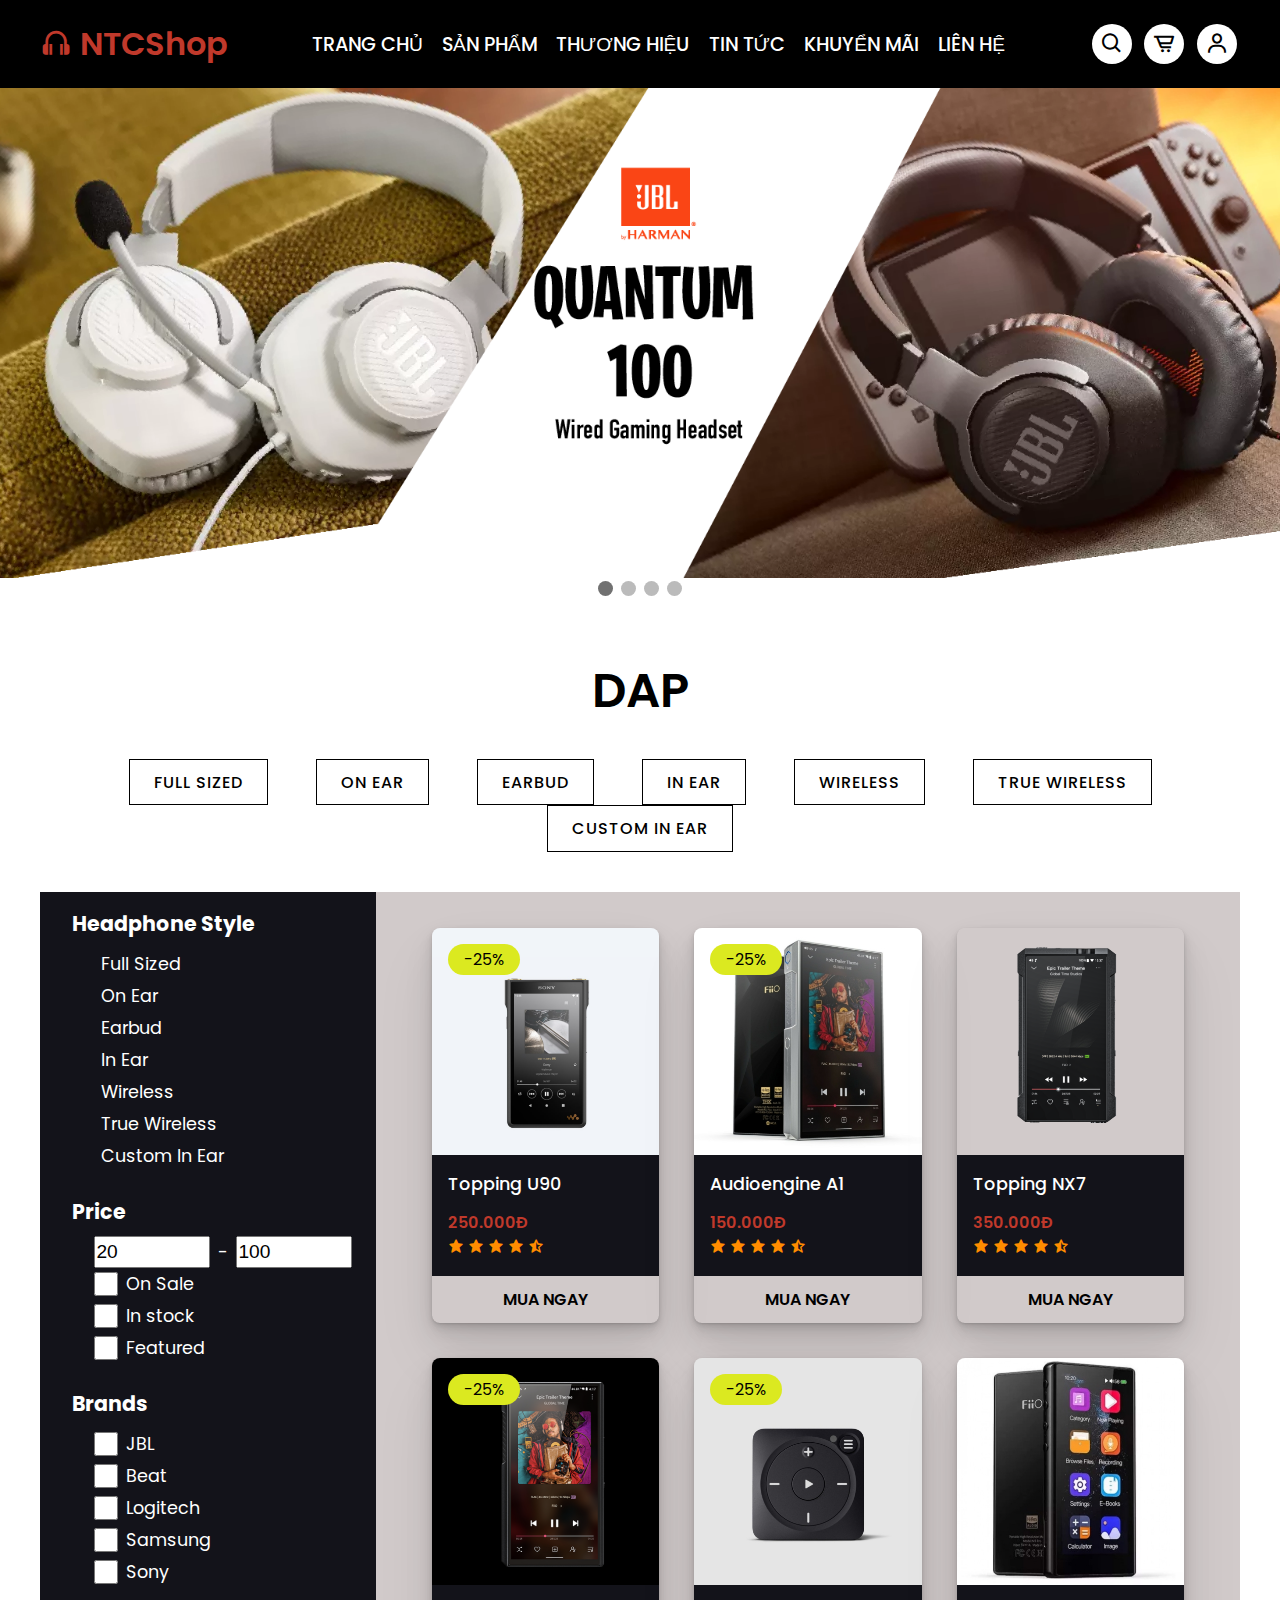
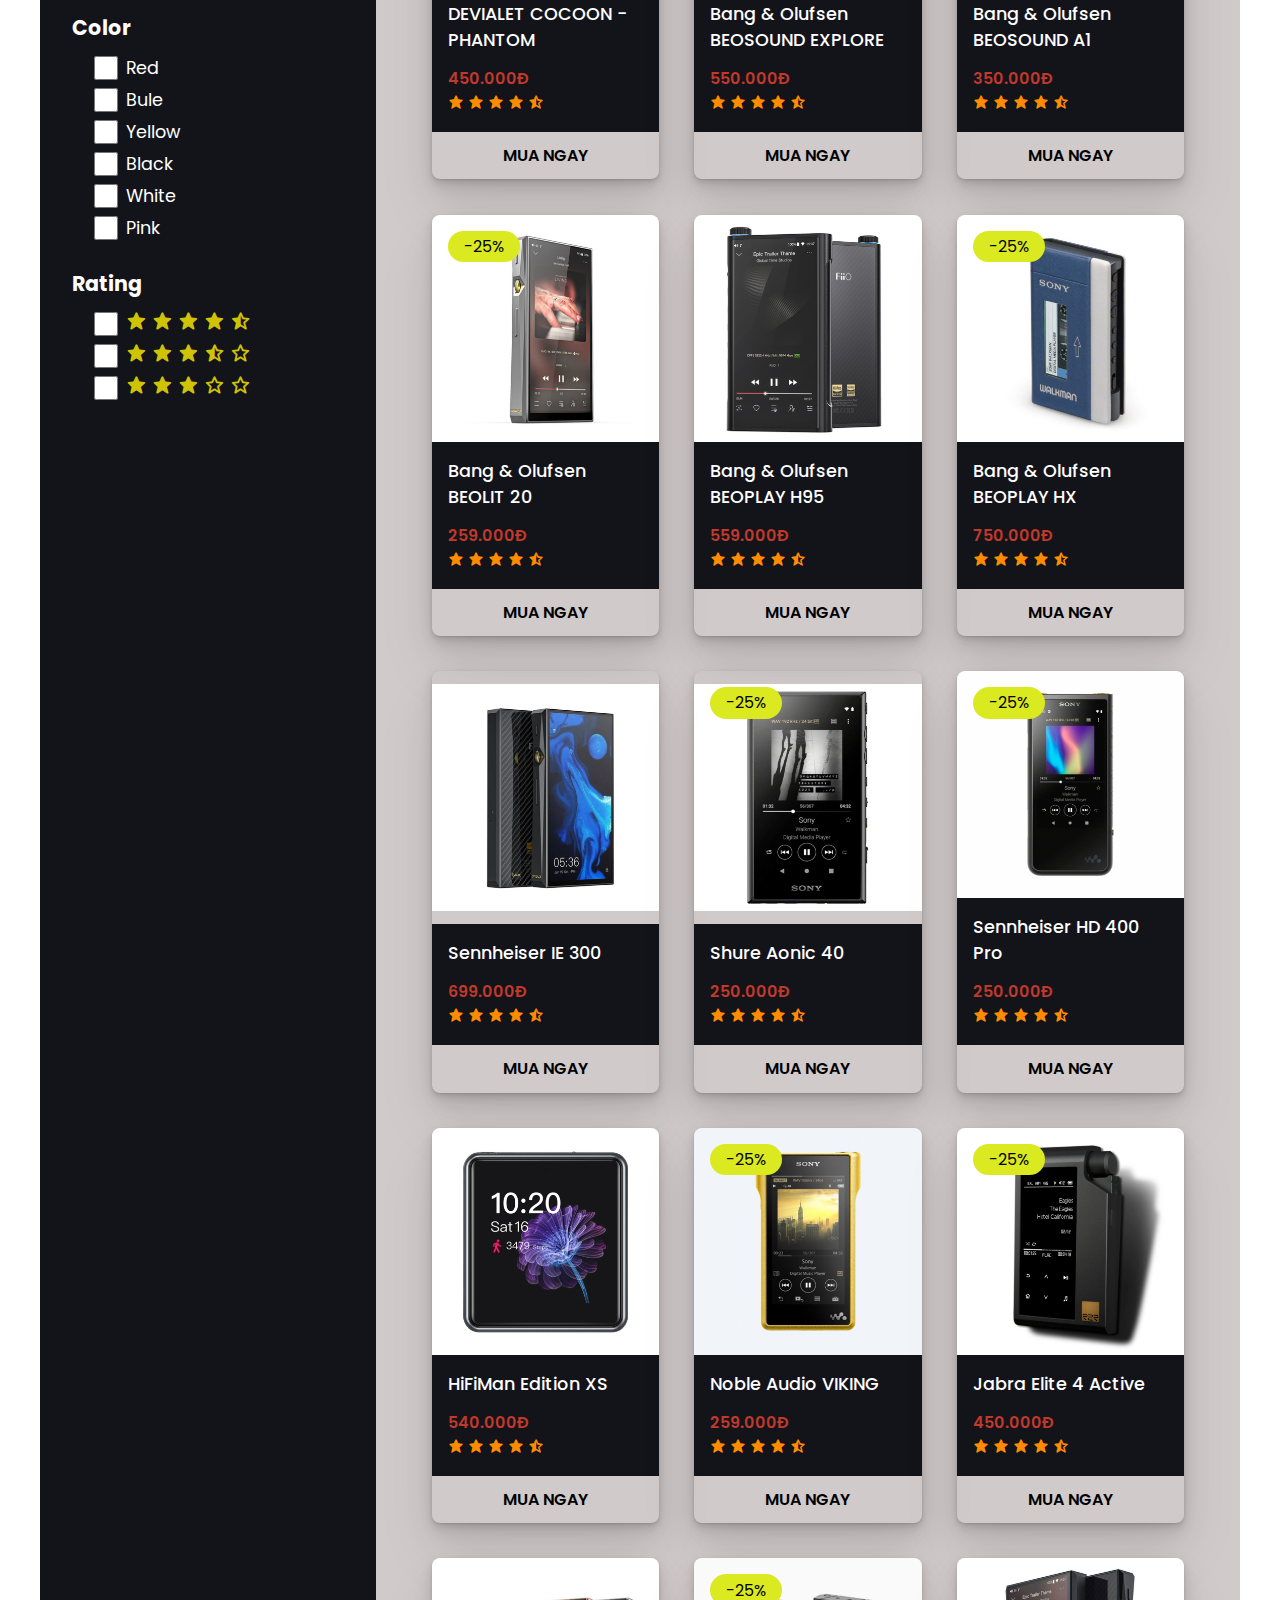
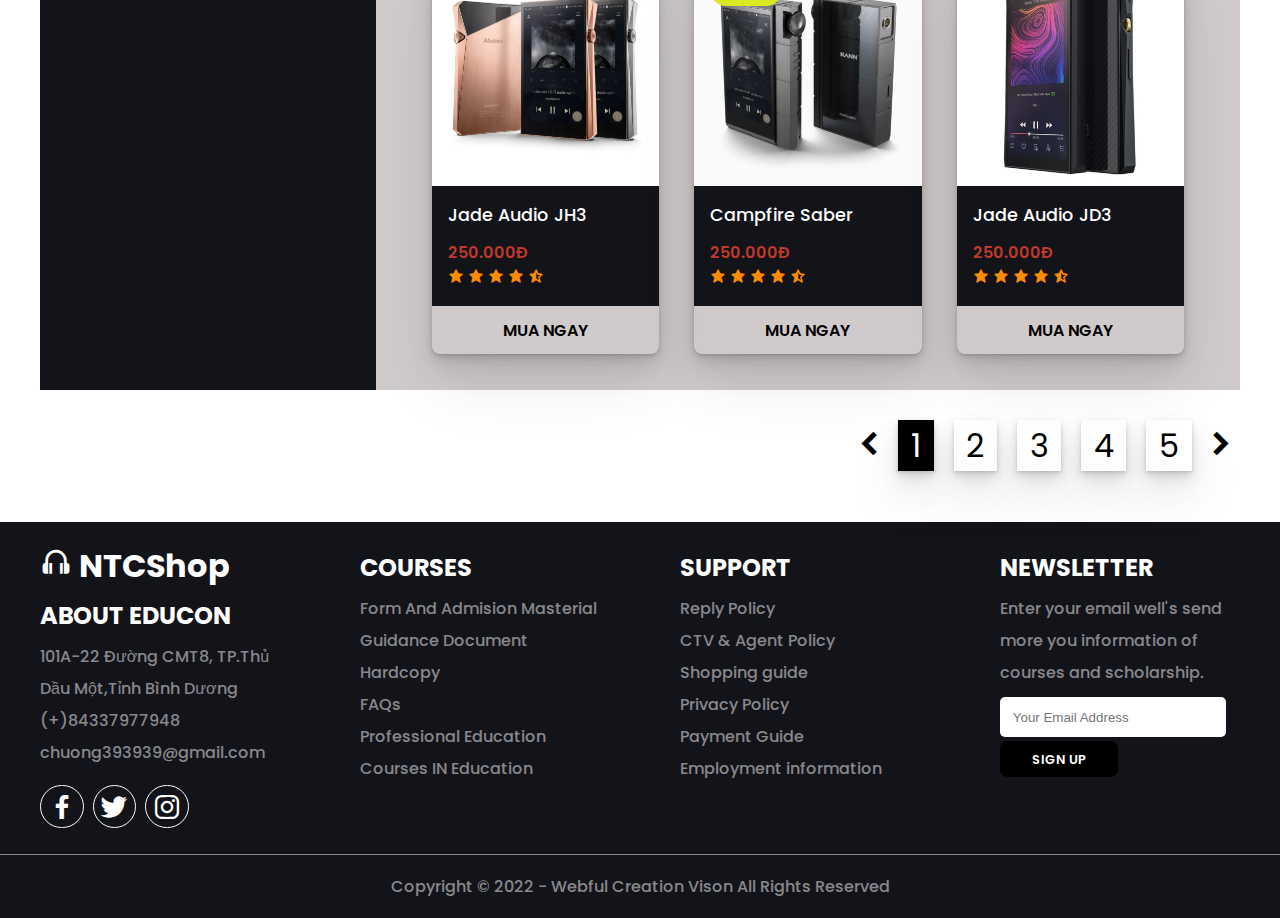
<file: dap.html>
<!DOCTYPE html>
<html lang="en">
<head>
    <meta charset="UTF-8">
    <meta http-equiv="X-UA-Compatible" content="IE=edge">
    <meta name="viewport" content="width=device-width, initial-scale=1.0">
    <link rel="stylesheet" href="./css/hp.css">
    <link rel="stylesheet" href="./css/main.css">
    <link href='https://unpkg.com/boxicons@2.1.2/css/boxicons.min.css' rel='stylesheet'>
    <link rel="stylesheet" href="https://unpkg.com/swiper@8/swiper-bundle.min.css"
/>
    <title>NTCShop</title>
</head>
<body>
    <nav>
        <div class="navbar">
            <a href="#" class="navbar_logo container">
                <i class='bx bx-headphone'></i>
                <span>NTCShop</span>
            </a>
            <ul class="menu-links container">
                <li><a href="index.html">TRANG CHỦ</a></li>
                <li class="showmenu">
                    <a href="sanpham.html">SẢN PHẨM</a>
                    <ul class="menu-links-items">
                        <li><a href="hp.html">HEADPHONE</a></li>
                        <li><a href="dac.html">DAC/AMP</a></li>
                        <li><a href="dap.html">DAP</a></li>
                        <li><a href="speaker.html">SPEAKER</a></li>
                        <li><a href="phukien.html">PHỤ KIỆN</a></li>
                    </ul>
                </li>
                <li><a href="thuonghieu.html">THƯƠNG HIỆU</a></li>
                <li><a href="tintuc.html">TIN TỨC</a></li>
                <li><a href="khuyenmai.html">KHUYỂN MÃI</a></li>
                <li><a href="lienhe.html">LIÊN HỆ</a></li>
            </ul>
            <div class="navbar_icon container">
                <i class='bx bx-search' id="search-icon"></i>
                <i class='bx bx-cart-alt' id="cart-icon" ></i>
                <i class='bx bx-user' id="user-icon"></i>
            </div>
            <input type="search" class="navbar_search"  placeholder="search here...">
            <div class="navbar_cart">
                <div class="cart-box">
                    <img src="./img/collec1.png" alt="">
                    <div class="content">
                        <h3>Headphone & Earbuds</h3>
                        <p><span>$219</span>$199</p>
                        <div class="cart-quantity">
                            <input type="number" value="1">
                        </div>
                    </div>
                    <div class="cart-icon">
                        <i class='bx bx-x'></i>
                    </div>
                </div>

                <div class="cart-box">
                    <img src="./img/best1.jpg" alt="">
                    <div class="content">
                        <h3>Headphone & Earbuds</h3>
                        <p><span>$219</span>$199</p>
                        <div class="cart-quantity">
                            <input type="number" value="1">
                        </div>
                    </div>
                    <div class="cart-icon">
                        <i class='bx bx-x'></i>
                    </div>
                </div>

                <div class="cart-box">
                    <img src="./img/collec2.png" alt="">
                    <div class="content">
                        <h3>Headphone & Earbuds</h3>
                        <p><span>$219</span>$199</p>
                        <div class="cart-quantity">
                            <input type="number" value="1">
                        </div>
                    </div>
                    <div class="cart-icon">
                        <i class='bx bx-x'></i>
                    </div>
                </div>

                <div class="cart-box">
                    <img src="./img/collec3.png" alt="">
                    <div class="content">
                        <h3>Headphone & Earbuds</h3>
                        <p><span>$219</span>$199</p>
                        <div class="cart-quantity">
                            <input type="number" value="1">
                        </div>
                    </div>
                    <div class="cart-icon">
                        <i class='bx bx-x'></i>
                    </div>
                </div>
                <a href="#" class="cart-btn btn">Mua Ngay</a>
            </div>
            <div class="navbar_user">
                <h1>Đăng Nhập</h1>
                <div class="form">
                    <label>Email or Phone</label>
                    <input type="text">
                    <label>Password</label>
                    <input type="password">
                </div>
                <a href="#" class="user_btn btn">Đăng Nhập</a>
                <div class="user-login">
                    <span>Đăng ký tài khoản</span>
                    <a href="login.html" >Tại Đây</a>
                </div>
            </div>
        </div>
    </nav>
<!-- -----------slider--------- -->
    <div class="slideshow-container">

        <div class="mySlides fade">
            <img src="./img/slider1.png" style="width:100%">
        </div>
        
        <div class="mySlides fade">
            <img src="./img/slider2.png" style="width:100%">
        </div>
        
        <div class="mySlides fade">
            <img src="./img/silder3.png" style="width:100%">
        </div>

        <div class="mySlides fade">
            <img src="./img/slider4.png" style="width:100%">
        </div>
        
    </div>
        
    <div style="text-align:center">
        <span class="dot"></span> 
        <span class="dot"></span> 
        <span class="dot"></span> 
        <span class="dot"></span>
        
    </div>
<!-- ----------------content---------------- -->
    <section>
        <div class="content_top container">
            <h1>DAP</h1>
            <div class="top_btn">
                <a href="#"><span>FULL SIZED</span></a>
                <a href="#"><span>ON EAR</span></a>
                <a href="#"><span>EARBUD</span></a>
                <a href="#"><span>IN EAR</span></a>
                <a href="#"><span>WIRELESS</span></a>
                <a href="#"><span>TRUE WIRELESS</span></a>
                <a href="#"><span>CUSTOM IN EAR</span></a>
            </div>
        </div>
        <div class="container">
            <div class="allproduct ">
                <div class="product-left">
                    <div class="box">
                        <h3>Headphone Style</h3>
                        <a href="#">Full Sized</a>
                        <a href="#">On Ear</a>
                        <a href="#">Earbud</a>
                        <a href="#">In Ear</a>
                        <a href="#">Wireless</a>
                        <a href="#">True Wireless</a>
                        <a href="#">Custom In Ear</a>
                    </div>
        <!-- --------------box2---------------------- -->
                    <div class="box">
                        <h3>Price</h3>
                        <div class="price-input">
                            <input type="number" value="20">
                            <span>-</span>
                            <input type="number" value="100">
                        </div>
                        <div class="price-check">
                            <div class="price-check-item">
                                <input type="checkbox">
                                <span>On Sale</span>
                            </div>
                            <div class="price-check-item">
                                <input type="checkbox">
                                <span>In stock</span>
                            </div>
                            <div class="price-check-item">
                                <input type="checkbox">
                                <span>Featured</span>
                            </div>
                        </div>
                    </div>
        <!-- -------------------box3---------------- -->
                    <div class="box">
                        <h3>Brands</h3>
                        <div class="price-check">
                            <div class="price-check-item">
                                <input type="checkbox">
                                <span>JBL</span>
                            </div>
                            <div class="price-check-item">
                                <input type="checkbox">
                                <span>Beat</span>
                            </div>
                            <div class="price-check-item">
                                <input type="checkbox">
                                <span>Logitech</span>
                            </div>
                            <div class="price-check-item">
                                <input type="checkbox">
                                <span>Samsung</span>
                            </div>
                            <div class="price-check-item">
                                <input type="checkbox">
                                <span>Sony</span>
                            </div>
                        </div>
                    </div>
        <!-- ------------------box4---------- -->
                    <div class="box">
                        <h3>Color</h3>
                        <div class="price-check">
                            <div class="price-check-item">
                                <input type="checkbox">
                                <span>Red</span>
                            </div>
                            <div class="price-check-item">
                                <input type="checkbox">
                                <span>Bule</span>
                            </div>
                            <div class="price-check-item">
                                <input type="checkbox">
                                <span>Yellow</span>
                            </div>
                            <div class="price-check-item">
                                <input type="checkbox">
                                <span>Black</span>
                            </div>
                            <div class="price-check-item">
                                <input type="checkbox">
                                <span>White</span>
                            </div>
                            <div class="price-check-item">
                                <input type="checkbox">
                                <span>Pink</span>
                            </div>
                        </div>
                    </div>
        <!-- ------------------box5---------- -->
                    <div class="box">
                        <h3>Rating</h3>
                        <div class="price-check">
                            <div class="price-check-item">
                                <input type="checkbox">
                                <div class="price-check-icon">
                                    <i class='bx bxs-star'></i>
                                    <i class='bx bxs-star'></i>
                                    <i class='bx bxs-star'></i>
                                    <i class='bx bxs-star'></i>
                                    <i class='bx bxs-star-half'></i>
                                </div>
                            </div>
                            <div class="price-check-item">
                                <input type="checkbox">
                                <div class="price-check-icon">
                                    <i class='bx bxs-star'></i>
                                    <i class='bx bxs-star'></i>
                                    <i class='bx bxs-star'></i>
                                    <i class='bx bxs-star-half'></i>
                                    <i class='bx bx-star' ></i>
                                </div>
                            </div>
                            <div class="price-check-item">
                                <input type="checkbox">
                                <div class="price-check-icon">
                                    <i class='bx bxs-star'></i>
                                    <i class='bx bxs-star'></i>
                                    <i class='bx bxs-star'></i>
                                    <i class='bx bx-star' ></i>
                                    <i class='bx bx-star' ></i>
                                </div>
                            </div>
                        </div>
                    </div>
                </div>
        <!-- -----------------allproduct------------ -->
        <div class="box_container grid container">
            <!-- --------box1------------ -->
            <div class="box">
                <div class="box_promotion">
                    <span>-25%</span>
                </div>
                <div class="box_icon">
                    <i href="#" class='bx bxs-cart-alt' ></i>
                    <i href="#" class='bx bxs-heart' ></i>
                </div>
                <div class="box_img">
                    <img src="./img/dap/dap1.png" alt="">
                </div>
                <div class="box_content">
                    <p>Topping U90</p>
                    <span>250.000Đ</span>
                    <div class="box_content-icon">
                        <i class='bx bxs-star'></i>
                        <i class='bx bxs-star'></i>
                        <i class='bx bxs-star'></i>
                        <i class='bx bxs-star'></i>
                        <i class='bx bxs-star-half'></i>
                    </div>
                </div>
                <div class="box_btn">
                    <a href="detailproduct.html" class="btn">Mua Ngay</a>
                </div>
                <div class="navbar_user">
                    <h1>Đăng Nhập</h1>
                    <div class="form">
                        <label>Email or Phone</label>
                        <input type="text">
                        <label>Password</label>
                        <input type="password">
                    </div>
                    <a href="#" class="user_btn btn">Đăng Nhập</a>
                    <div class="user-login">
                        <span>Đăng ký tài khoản</span>
                        <a href="login.html" >Tại Đây</a>
                    </div>
                </div>
            </div>
             <!-- --------box2------------ -->
             <div class="box">
                <div class="box_promotion">
                    <span>-25%</span>
                </div>
                <div class="box_icon">
                    <i href="#" class='bx bxs-cart-alt' ></i>
                    <i href="#" class='bx bxs-heart' ></i>
                </div>
                <div class="box_img">
                    <img src="./img/dap/dap2.jpg" alt="">
                </div>
                <div class="box_content">
                    <p>Audioengine A1</p>
                    <span>150.000Đ</span>
                    <div class="box_content-icon">
                        <i class='bx bxs-star'></i>
                        <i class='bx bxs-star'></i>
                        <i class='bx bxs-star'></i>
                        <i class='bx bxs-star'></i>
                        <i class='bx bxs-star-half'></i>
                    </div>
                </div>
                <div class="box_btn">
                    <a href="detailproduct.html" class="btn">Mua Ngay</a>
                </div>
            </div>
             <!-- --------box3------------ -->
             <div class="box">
                <div class="box_icon">
                    <i href="#" class='bx bxs-cart-alt' ></i>
                    <i href="#" class='bx bxs-heart' ></i>
                </div>
                <div class="box_img">
                    <img src="./img/dap/dap3.png" alt="">
                </div>
                <div class="box_content">
                    <p>Topping NX7</p>
                    <span>350.000Đ</span>
                    <div class="box_content-icon">
                        <i class='bx bxs-star'></i>
                        <i class='bx bxs-star'></i>
                        <i class='bx bxs-star'></i>
                        <i class='bx bxs-star'></i>
                        <i class='bx bxs-star-half'></i>
                    </div>
                </div>
                <div class="box_btn">
                    <a href="detailproduct.html" class="btn">Mua Ngay</a>
                </div>
            </div>
             <!-- --------box4------------ -->
             <div class="box">
                <div class="box_promotion">
                    <span>-25%</span>
                </div>
                <div class="box_icon">
                    <i href="#" class='bx bxs-cart-alt' ></i>
                    <i href="#" class='bx bxs-heart' ></i>
                </div>
                <div class="box_img">
                    <img src="./img/dap/dap4.png">
                </div>
                <div class="box_content">
                    <p>DEVIALET COCOON - PHANTOM</p>
                    <span>450.000Đ</span>
                    <div class="box_content-icon">
                        <i class='bx bxs-star'></i>
                        <i class='bx bxs-star'></i>
                        <i class='bx bxs-star'></i>
                        <i class='bx bxs-star'></i>
                        <i class='bx bxs-star-half'></i>
                    </div>
                </div>
                <div class="box_btn">
                    <a href="detailproduct.html" class="btn">Mua Ngay</a>
                </div>
            </div>
             <!-- --------box5------------ -->
             <div class="box">
                 <div class="box_promotion">
                    <span>-25%</span>
                </div>
                <div class="box_icon">
                    <i href="#" class='bx bxs-cart-alt' ></i>
                    <i href="#" class='bx bxs-heart' ></i>
                </div>
                <div class="box_img">
                    <img src="./img/dap/dap5.jpg">
                </div>
                <div class="box_content">
                    <p>Bang & Olufsen BEOSOUND EXPLORE</p>
                    <span>550.000Đ</span>
                    <div class="box_content-icon">
                        <i class='bx bxs-star'></i>
                        <i class='bx bxs-star'></i>
                        <i class='bx bxs-star'></i>
                        <i class='bx bxs-star'></i>
                        <i class='bx bxs-star-half'></i>
                    </div>
                </div>
                <div class="box_btn">
                    <a href="detailproduct.html" class="btn">Mua Ngay</a>
                </div>
            </div>
             <!-- --------box6------------ -->
             <div class="box">
                <div class="box_icon">
                    <i href="#" class='bx bxs-cart-alt' ></i>
                    <i href="#" class='bx bxs-heart' ></i>
                </div>
                <div class="box_img">
                    <img src="./img/dap/dap6.jpg">
                </div>
                <div class="box_content">
                    <p>Bang & Olufsen BEOSOUND A1</p>
                    <span>350.000Đ</span>
                    <div class="box_content-icon">
                        <i class='bx bxs-star'></i>
                        <i class='bx bxs-star'></i>
                        <i class='bx bxs-star'></i>
                        <i class='bx bxs-star'></i>
                        <i class='bx bxs-star-half'></i>
                    </div>
                </div>
                <div class="box_btn">
                    <a href="detailproduct.html" class="btn">Mua Ngay</a>
                </div>
            </div>
             <!-- --------box7------------ -->
             <div class="box">
                <div class="box_promotion">
                    <span>-25%</span>
                </div>
                <div class="box_icon">
                    <i href="#" class='bx bxs-cart-alt' ></i>
                    <i href="#" class='bx bxs-heart' ></i>
                </div>
                <div class="box_img">
                    <img src="./img/dap/dap7.jpg">
                </div>
                <div class="box_content">
                    <p>Bang & Olufsen BEOLIT 20</p>
                    <span>259.000Đ</span>
                    <div class="box_content-icon">
                        <i class='bx bxs-star'></i>
                        <i class='bx bxs-star'></i>
                        <i class='bx bxs-star'></i>
                        <i class='bx bxs-star'></i>
                        <i class='bx bxs-star-half'></i>
                    </div>
                </div>
                <div class="box_btn">
                    <a href="detailproduct.html" class="btn">Mua Ngay</a>
                </div>
            </div>
             <!-- --------box8------------ -->
             <div class="box">
                <div class="box_icon">
                    <i href="#" class='bx bxs-cart-alt' ></i>
                    <i href="#" class='bx bxs-heart' ></i>
                </div>
                <div class="box_img">
                    <img src="./img/dap/dap8.jpeg">
                </div>
                <div class="box_content">
                    <p>Bang & Olufsen BEOPLAY H95</p>
                    <span>559.000Đ</span>
                    <div class="box_content-icon">
                        <i class='bx bxs-star'></i>
                        <i class='bx bxs-star'></i>
                        <i class='bx bxs-star'></i>
                        <i class='bx bxs-star'></i>
                        <i class='bx bxs-star-half'></i>
                    </div>
                </div>
                <div class="box_btn">
                    <a href="detailproduct.html" class="btn">Mua Ngay</a>
                </div>
            </div>
             <!-- --------box9------------ -->
             <div class="box">
                <div class="box_promotion">
                    <span>-25%</span>
                </div>
                <div class="box_icon">
                    <i href="#" class='bx bxs-cart-alt' ></i>
                    <i href="#" class='bx bxs-heart' ></i>
                </div>
                <div class="box_img">
                    <img src="./img/dap/dap9.jpg">
                </div>
                <div class="box_content">
                    <p>Bang & Olufsen BEOPLAY HX</p>
                    <span>750.000Đ</span>
                    <div class="box_content-icon">
                        <i class='bx bxs-star'></i>
                        <i class='bx bxs-star'></i>
                        <i class='bx bxs-star'></i>
                        <i class='bx bxs-star'></i>
                        <i class='bx bxs-star-half'></i>
                    </div>
                </div>
                <div class="box_btn">
                    <a href="detailproduct.html" class="btn">Mua Ngay</a>
                </div>
            </div>
             <!-- --------box10------------ -->
             <div class="box">
                <div class="box_icon">
                    <i href="#" class='bx bxs-cart-alt' ></i>
                    <i href="#" class='bx bxs-heart' ></i>
                </div>
                <div class="box_img">
                    <img src="./img/dap/dap10.jpg">
                </div>
                <div class="box_content">
                    <p>Sennheiser IE 300</p>
                    <span>699.000Đ</span>
                    <div class="box_content-icon">
                        <i class='bx bxs-star'></i>
                        <i class='bx bxs-star'></i>
                        <i class='bx bxs-star'></i>
                        <i class='bx bxs-star'></i>
                        <i class='bx bxs-star-half'></i>
                    </div>
                </div>
                <div class="box_btn">
                    <a href="detailproduct.html" class="btn">Mua Ngay</a>
                </div>
            </div>
            <!-- --------box1------------ -->
            <div class="box">
                <div class="box_promotion">
                    <span>-25%</span>
                </div>
                <div class="box_icon">
                    <i href="#" class='bx bxs-cart-alt' ></i>
                    <i href="#" class='bx bxs-heart' ></i>
                </div>
                <div class="box_img">
                    <img src="./img/dap/dap11.jpeg">
                </div>
                <div class="box_content">
                    <p>Shure Aonic 40</p>
                    <span>250.000Đ</span>
                    <div class="box_content-icon">
                        <i class='bx bxs-star'></i>
                        <i class='bx bxs-star'></i>
                        <i class='bx bxs-star'></i>
                        <i class='bx bxs-star'></i>
                        <i class='bx bxs-star-half'></i>
                    </div>
                </div>
                <div class="box_btn">
                    <a href="detailproduct.html" class="btn">Mua Ngay</a>
                </div>
            </div>
            <!-- --------box1------------ -->
            <div class="box">
                <div class="box_promotion">
                    <span>-25%</span>
                </div>
                <div class="box_icon">
                    <i href="#" class='bx bxs-cart-alt' ></i>
                    <i href="#" class='bx bxs-heart' ></i>
                </div>
                <div class="box_img">
                    <img src="./img/dap/dap12.jpg">
                </div>
                <div class="box_content">
                    <p>Sennheiser HD 400 Pro</p>
                    <span>250.000Đ</span>
                    <div class="box_content-icon">
                        <i class='bx bxs-star'></i>
                        <i class='bx bxs-star'></i>
                        <i class='bx bxs-star'></i>
                        <i class='bx bxs-star'></i>
                        <i class='bx bxs-star-half'></i>
                    </div>
                </div>
                <div class="box_btn">
                    <a href="detailproduct.html" class="btn">Mua Ngay</a>
                </div>
            </div>
            <!-- --------box1------------ -->
            <div class="box">
                <div class="box_icon">
                    <i href="#" class='bx bxs-cart-alt' ></i>
                    <i href="#" class='bx bxs-heart' ></i>
                </div>
                <div class="box_img">
                    <img src="./img/dap/dap13.jpg" alt="">
                </div>
                <div class="box_content">
                    <p>HiFiMan Edition XS</p>
                    <span>540.000Đ</span>
                    <div class="box_content-icon">
                        <i class='bx bxs-star'></i>
                        <i class='bx bxs-star'></i>
                        <i class='bx bxs-star'></i>
                        <i class='bx bxs-star'></i>
                        <i class='bx bxs-star-half'></i>
                    </div>
                </div>
                <div class="box_btn">
                    <a href="detailproduct.html" class="btn">Mua Ngay</a>
                </div>
            </div>
            <!-- --------box1------------ -->
            <div class="box">
                <div class="box_promotion">
                    <span>-25%</span>
                </div>
                <div class="box_icon">
                    <i href="#" class='bx bxs-cart-alt' ></i>
                    <i href="#" class='bx bxs-heart' ></i>
                </div>
                <div class="box_img">
                    <img src="./img/dap/dap14.jpg">
                </div>
                <div class="box_content">
                    <p>Noble Audio VIKING</p>
                    <span>259.000Đ</span>
                    <div class="box_content-icon">
                        <i class='bx bxs-star'></i>
                        <i class='bx bxs-star'></i>
                        <i class='bx bxs-star'></i>
                        <i class='bx bxs-star'></i>
                        <i class='bx bxs-star-half'></i>
                    </div>
                </div>
                <div class="box_btn">
                    <a href="detailproduct.html" class="btn">Mua Ngay</a>
                </div>
            </div>
            <!-- --------box1------------ -->
            <div class="box">
                <div class="box_promotion">
                    <span>-25%</span>
                </div>
                <div class="box_icon">
                    <i href="#" class='bx bxs-cart-alt' ></i>
                    <i href="#" class='bx bxs-heart' ></i>
                </div>
                <div class="box_img">
                    <img src="./img/dap/dap15.jpg">
                </div>
                <div class="box_content">
                    <p>Jabra Elite 4 Active</p>
                    <span>450.000Đ</span>
                    <div class="box_content-icon">
                        <i class='bx bxs-star'></i>
                        <i class='bx bxs-star'></i>
                        <i class='bx bxs-star'></i>
                        <i class='bx bxs-star'></i>
                        <i class='bx bxs-star-half'></i>
                    </div>
                </div>
                <div class="box_btn">
                    <a href="detailproduct.html" class="btn">Mua Ngay</a>
                </div>
            </div>
            <!-- --------box1------------ -->
            <div class="box">
                <div class="box_icon">
                    <i href="#" class='bx bxs-cart-alt' ></i>
                    <i href="#" class='bx bxs-heart' ></i>
                </div>
                <div class="box_img">
                    <img src="./img/dap/dap16.jpg">
                </div>
                <div class="box_content">
                    <p>Jade Audio JH3</p>
                    <span>250.000Đ</span>
                    <div class="box_content-icon">
                        <i class='bx bxs-star'></i>
                        <i class='bx bxs-star'></i>
                        <i class='bx bxs-star'></i>
                        <i class='bx bxs-star'></i>
                        <i class='bx bxs-star-half'></i>
                    </div>
                </div>
                <div class="box_btn">
                    <a href="detailproduct.html" class="btn">Mua Ngay</a>
                </div>
            </div>
            <!-- --------box1------------ -->
            <div class="box">
                <div class="box_promotion">
                    <span>-25%</span>
                </div>
                <div class="box_icon">
                    <i href="#" class='bx bxs-cart-alt' ></i>
                    <i href="#" class='bx bxs-heart' ></i>
                </div>
                <div class="box_img">
                    <img src="./img/dap/dap17.jpg">
                </div>
                <div class="box_content">
                    <p>Campfire Saber</p>
                    <span>250.000Đ</span>
                    <div class="box_content-icon">
                        <i class='bx bxs-star'></i>
                        <i class='bx bxs-star'></i>
                        <i class='bx bxs-star'></i>
                        <i class='bx bxs-star'></i>
                        <i class='bx bxs-star-half'></i>
                    </div>
                </div>
                <div class="box_btn">
                    <a href="detailproduct.html" class="btn">Mua Ngay</a>
                </div>
            </div>
            <!-- --------box1------------ -->
            <div class="box">
                <div class="box_icon">
                    <i href="#" class='bx bxs-cart-alt' ></i>
                    <i href="#" class='bx bxs-heart' ></i>
                </div>
                <div class="box_img">
                    <img src="./img/dap/dap18.jpg">
                </div>
                <div class="box_content">
                    <p>Jade Audio JD3</p>
                    <span>250.000Đ</span>
                    <div class="box_content-icon">
                        <i class='bx bxs-star'></i>
                        <i class='bx bxs-star'></i>
                        <i class='bx bxs-star'></i>
                        <i class='bx bxs-star'></i>
                        <i class='bx bxs-star-half'></i>
                    </div>
                </div>
                <div class="box_btn">
                    <a href="detailproduct.html" class="btn">Mua Ngay</a>
                </div>
            </div>         
        </div>
            </div>
            <div class="number">
                <div class="number-icon">
                    <i class='bx bxs-chevron-left'></i>
                </div>
                <div class="number-links">
                    <a href="#" class="number-link active">1</a>
                    <a href="#" class="number-link">2</a>
                    <a href="#" class="number-link">3</a>
                    <a href="#" class="number-link">4</a>
                    <a href="#" class="number-link">5</a>
                </div>
                <div class="number-icon">
                    <i class='bx bxs-chevron-right'></i>
                </div>
            </div>
        </div>
    </section>
<!-- ------------------------------footer------------------- -->
    <footer>
        <div class="footer container">
            <div class="footer-box">
                <a href="#" class="footer_logo">
                    <i class='bx bx-headphone'></i>
                    <span>NTCShop</span>
                </a>
                <h3>ABOUT EDUCON</h3>
                <p>
                    101A-22 Đường CMT8, TP.Thủ Dầu Một,Tỉnh Bình Dương<br>
                    (+)84337977948<br>
                    chuong393939@gmail.com<br>
                    <div class="social">
                        <i class='bx bxl-facebook'></i>
                        <i class='bx bxl-twitter' ></i>
                        <i class='bx bxl-instagram'></i>
                    </div>
                </p>
            </div>

            <div class="footer-box">
                <h3>COURSES</h3>
                <p>
                    <a href="#">Form And Admision Masterial </a>
                    <a href="#">Guidance Document</a>
                    <a href="#">Hardcopy</a>
                    <a href="#">FAQs</a>
                    <a href="#">Professional Education</a>
                    <a href="#">Courses IN Education</a>
                </p>
            </div>

            <div class="footer-box">
                <h3>SUPPORT</h3>
                <p>
                    <a href="#">Reply Policy </a>
                    <a href="#">CTV & Agent Policy</a>
                    <a href="#">Shopping guide </a>
                    <a href="#">Privacy Policy </a>
                    <a href="#"> Payment Guide </a>
                    <a href="#">Employment information </a>
                
                </p>
            </div>

            <div class="footer-box">
                <h3>NEWSLETTER</h3>
                <p>
                    Enter your email well's send more you information of courses and scholarship.
                </p>
                <input type="email" placeholder="Your Email Address"><br>
                <a href="#" class="footer-btn btn">SIGN UP</a>
            </div>
        </div>
        <p class="footer-bottom">Copyright &copy 2022 - Webful Creation  Vison All Rights Reserved</p>
    </footer>
   <!-- --------script----------- -->
   <script src="./js/main.js"></script>
</body>
</html>
</file>
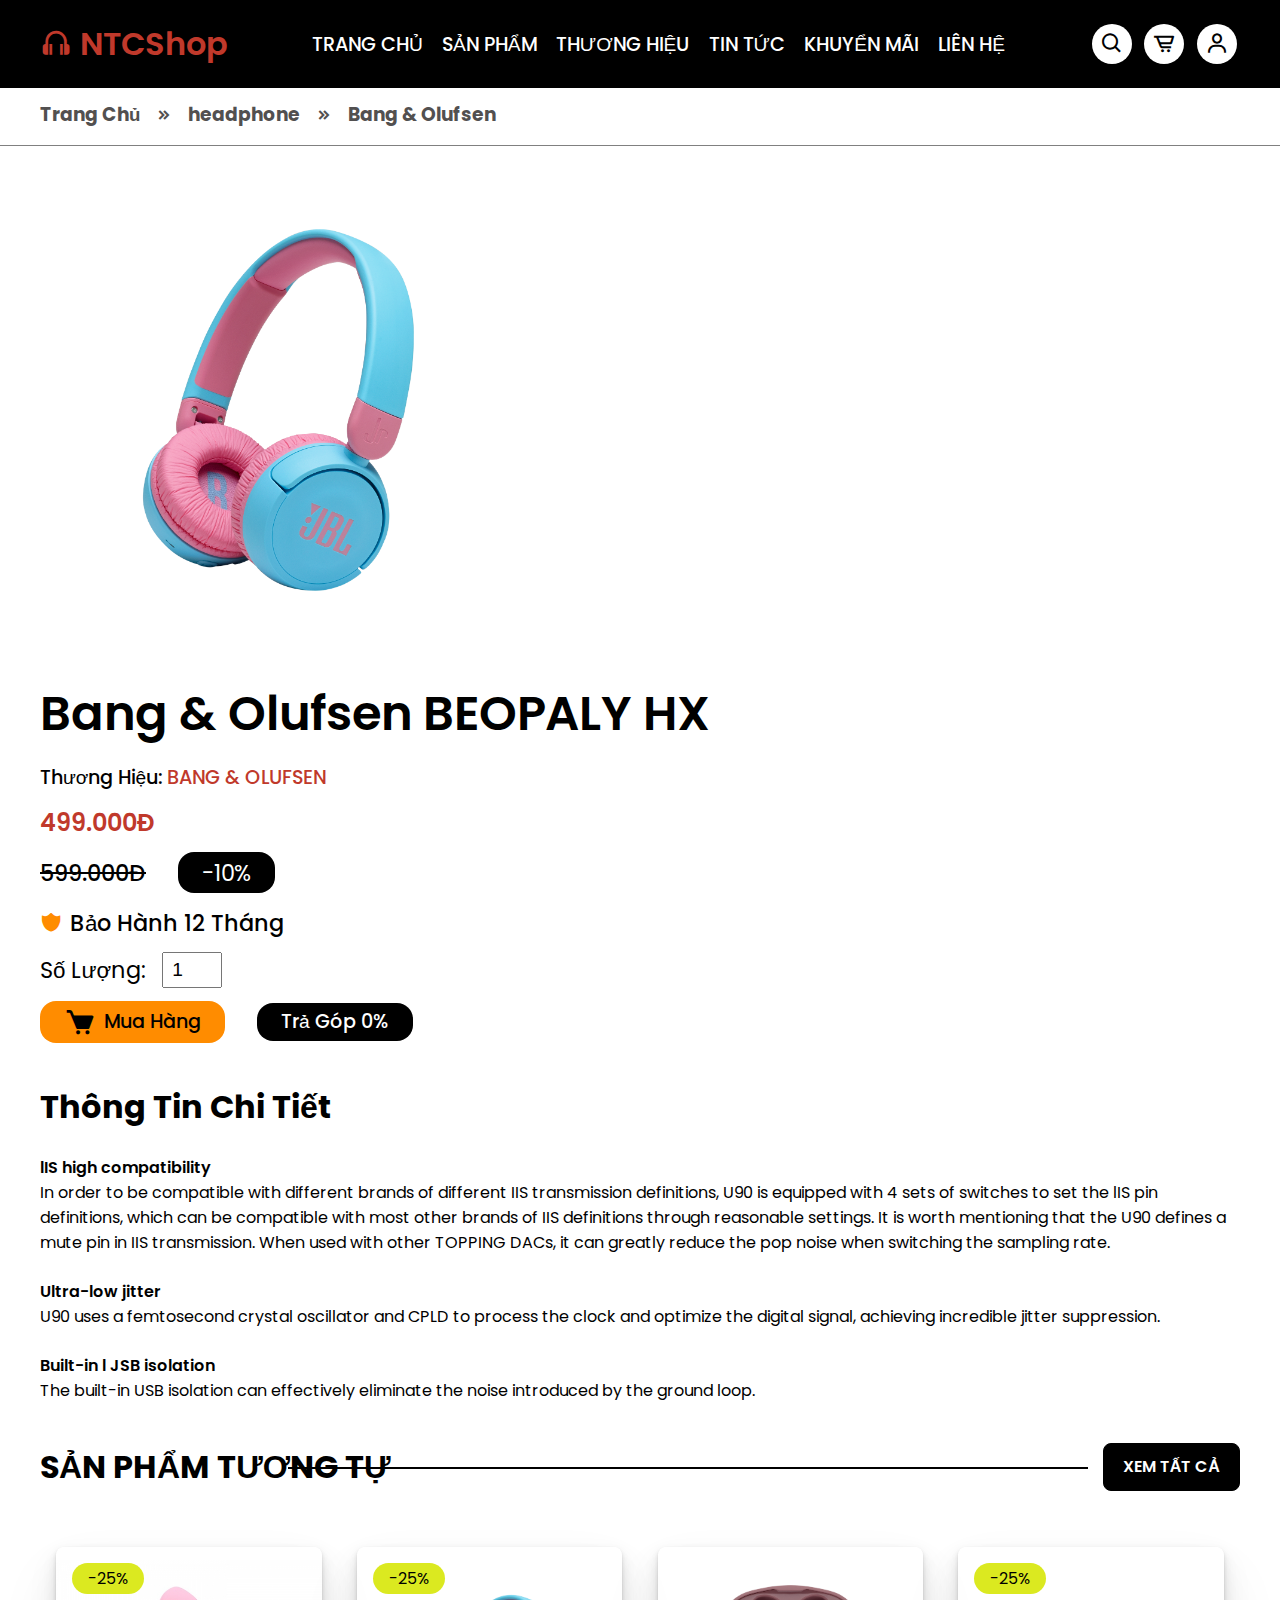
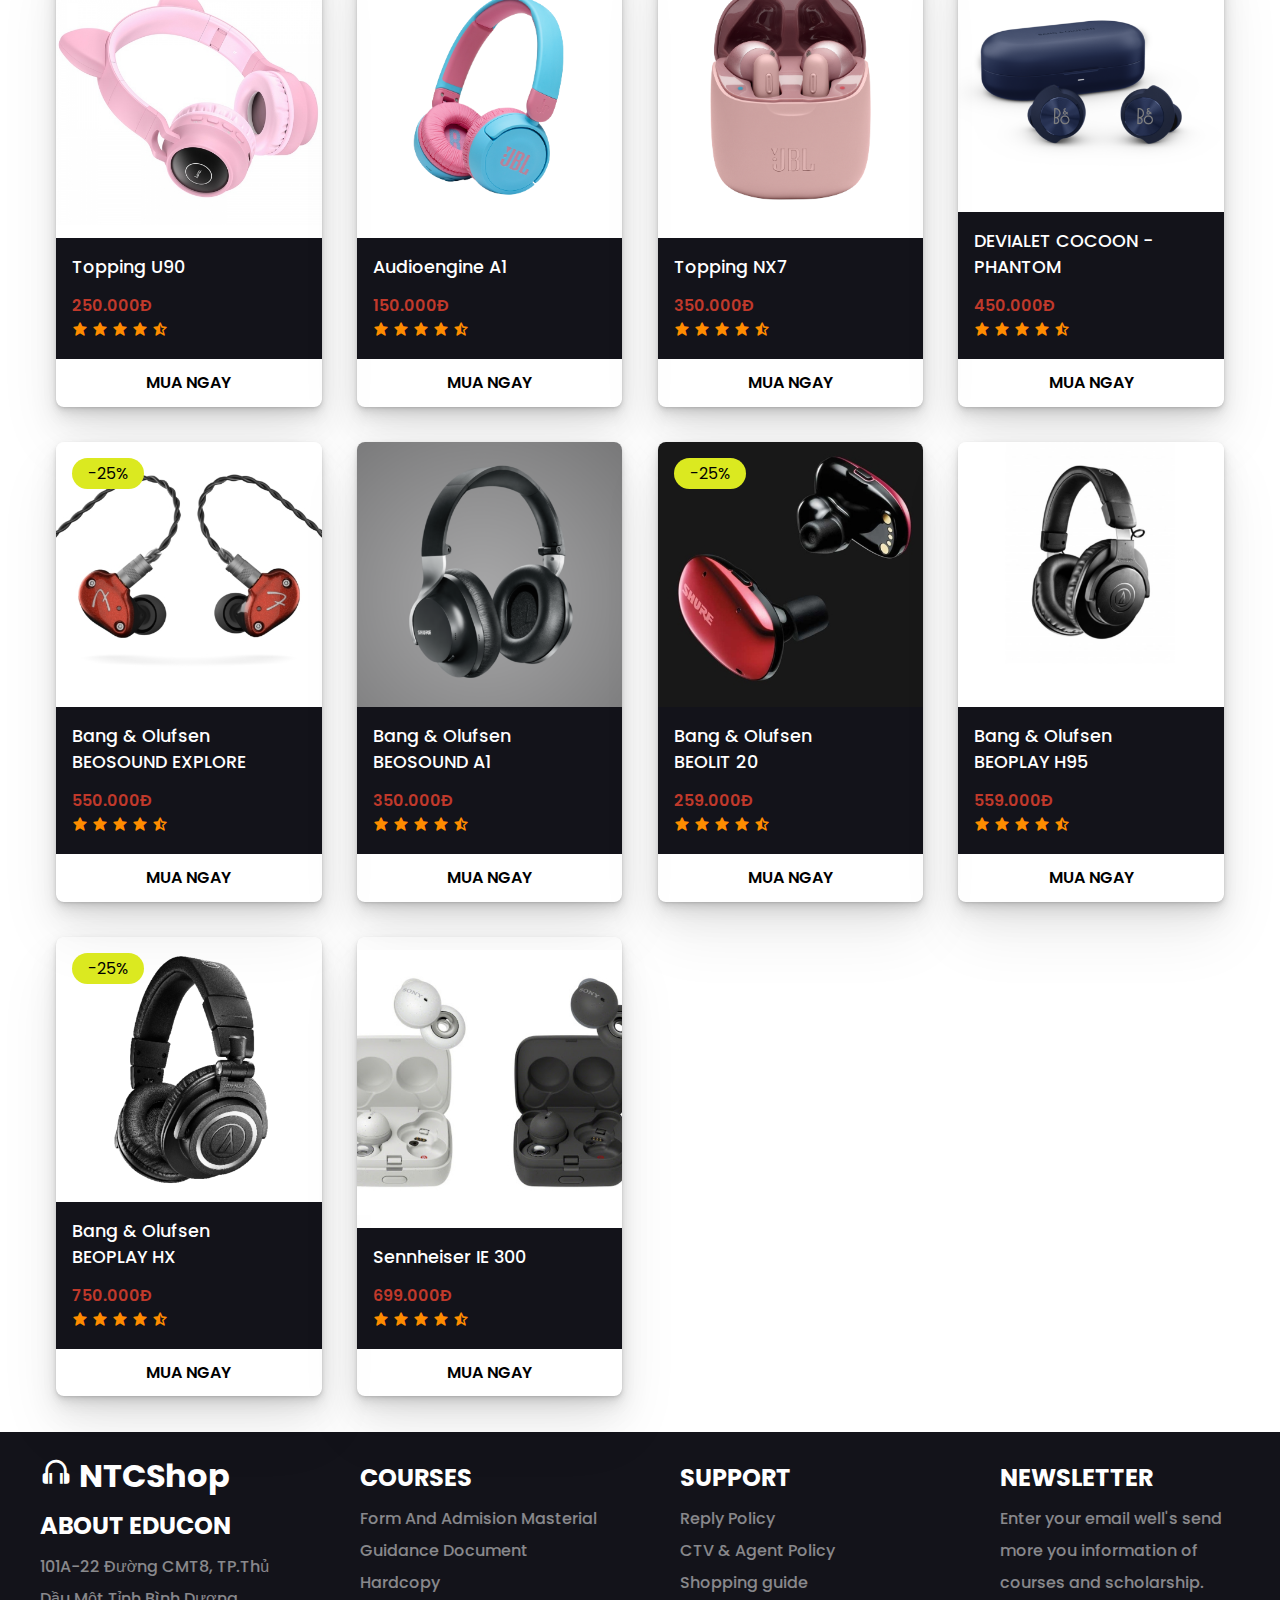
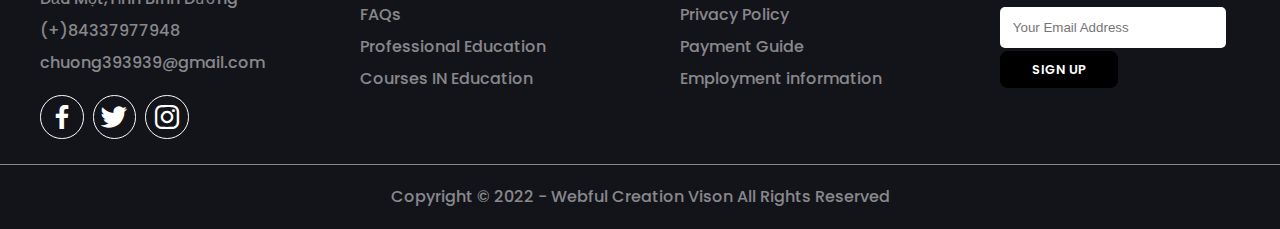
<file: detailproduct.html>
<!DOCTYPE html>
<html lang="en">
<head>
    <meta charset="UTF-8">
    <meta http-equiv="X-UA-Compatible" content="IE=edge">
    <meta name="viewport" content="width=device-width, initial-scale=1.0">
    <link rel="stylesheet" href="./css/main.css">
    <link rel="stylesheet" href="./css/detailproduct.css">
    <link href='https://unpkg.com/boxicons@2.1.2/css/boxicons.min.css' rel='stylesheet'>
    <link rel="stylesheet" href="https://unpkg.com/swiper@8/swiper-bundle.min.css"
/>
    <title>NTCShop</title>
</head>
<body>
    <nav>
        <div class="navbar">
            <a href="#" class="navbar_logo container">
                <i class='bx bx-headphone'></i>
                <span>NTCShop</span>
            </a>
            <ul class="menu-links container">
                <li><a href="index.html">TRANG CHỦ</a></li>
                <li class="showmenu">
                    <a href="sanpham.html">SẢN PHẨM</a>
                    <ul class="menu-links-items">
                        <li><a href="hp.html">HEADPHONE</a></li>
                        <li><a href="#">DAC/AMP</a></li>
                        <li><a href="#">DAP</a></li>
                        <li><a href="#">SPEAKER</a></li>
                        <li><a href="#">PHỤ KIỆN</a></li>
                    </ul>
                </li>
                <li><a href="thuonghieu.html">THƯƠNG HIỆU</a></li>
                <li><a href="tintuc.html">TIN TỨC</a></li>
                <li><a href="khuyenmai.html">KHUYỂN MÃI</a></li>
                <li><a href="lienhe.html">LIÊN HỆ</a></li>
            </ul>
            <div class="navbar_icon container">
                <i class='bx bx-search' id="search-icon"></i>
                <i class="bx bx-cart-alt" id="cart-icon"></i>
                <i class='bx bx-user' id="user-icon"></i>
            </div>
            <input type="search" class="navbar_search"  placeholder="search here...">
            <div class="navbar_cart">
                <div class="cart-box">
                    <img src="./img/collec1.png" alt="">
                    <div class="content">
                        <h3>Headphone & Earbuds</h3>
                        <p><span>$219</span>$199</p>
                        <div class="cart-quantity">
                            <input type="number" value="1">
                        </div>
                    </div>
                    <div class="cart-icon">
                        <i class='bx bx-x'></i>
                    </div>
                </div>

                <div class="cart-box">
                    <img src="./img/best1.jpg" alt="">
                    <div class="content">
                        <h3>Headphone & Earbuds</h3>
                        <p><span>$219</span>$199</p>
                        <div class="cart-quantity">
                            <input type="number" value="1">
                        </div>
                    </div>
                    <div class="cart-icon">
                        <i class='bx bx-x'></i>
                    </div>
                </div>

                <div class="cart-box">
                    <img src="./img/collec2.png" alt="">
                    <div class="content">
                        <h3>Headphone & Earbuds</h3>
                        <p><span>$219</span>$199</p>
                        <div class="cart-quantity">
                            <input type="number" value="1">
                        </div>
                    </div>
                    <div class="cart-icon">
                        <i class='bx bx-x'></i>
                    </div>
                </div>

                <div class="cart-box">
                    <img src="./img/collec3.png" alt="">
                    <div class="content">
                        <h3>Headphone & Earbuds</h3>
                        <p><span>$219</span>$199</p>
                        <div class="cart-quantity">
                            <input type="number" value="1">
                        </div>
                    </div>
                    <div class="cart-icon">
                        <i class='bx bx-x'></i>
                    </div>
                </div>
                <a href="#" class="cart-btn btn">Mua Ngay</a>
            </div>
            <div class="navbar_user">
                <h1>Đăng Nhập</h1>
                <div class="form">
                    <label>Email or Phone</label>
                    <input type="text">
                    <label>Password</label>
                    <input type="password">
                </div>
                <a href="#" class="user_btn btn">Đăng Nhập</a>
                <div class="user-login">
                    <span>Đăng ký tài khoản</span>
                    <a href="login.html" >Tại Đây</a>
                </div>
            </div>
        </div>
    </nav>

<!-- ----------------content---------------- -->
   <section>
       <div class="detai_note container">
           <h3>Trang Chủ</h3>
           <i class='bx bxs-chevrons-right'></i>
           <h3>headphone</h3>
           <i class='bx bxs-chevrons-right'></i>
           <h3>Bang & Olufsen</h3>
       </div>
       <div class="detail container">
           <div class="detail_img">
               <img src="./img/collec2.png" alt="">
           </div>
           <div class="detail_content">
               <h1>Bang & Olufsen BEOPALY HX</h1>
               <p>Thương Hiệu:   <span>BANG & OLUFSEN</span></p>
               <p class="detail-price">499.000Đ</p>
               <div class="detail-promotion">
                   <p>599.000Đ</p>
                   <span>-10%</span>
                   
               </div>
               <div class="detail-insu">
                    <i class='bx bxs-shield-alt-2'></i>
                    <span>bảo hành 12 tháng</span>
               </div>
               <div class="detail-quantity">
                   <span>Số Lượng: </span>
                   <input type="number" value="1">
               </div>
               <div class="detail-btn">
                   <div class="detail-btn-item one">
                        <i  class='bx bxs-cart'></i>
                        <span>Mua Hàng</span>
                   </div>
                   <div class="detail-btn-item two">
                        <span>Trả Góp 0%</span>
                    </div>
               </div>
           </div>
       </div>
       <div class="detai_des container">
           <h1>Thông Tin Chi Tiết</h1>
           <p>
               <span>lIS high compatibility</span>
               In order to be compatible with different brands of different IIS transmission definitions, U90 is equipped with 4 sets of switches to set the
               lIS pin definitions, which can be compatible with most other brands of IIS definitions through reasonable settings.
               It is worth mentioning that the U90 defines a mute pin in IIS transmission. When used with other TOPPING DACs, it can greatly reduce
               the pop noise when switching the sampling rate.
            </p>
            <p>
                <span>Ultra-low jitter</span>
                U90 uses a femtosecond crystal oscillator and CPLD to process the clock and optimize the digital signal, achieving incredible jitter suppression.
            
            </p>
            <p>
                <span>Built-in l JSB isolation</span>
                The built-in USB isolation can effectively eliminate the noise introduced by the ground loop.
            
            </p>
       </div>
       <div class="heading container">
        <h1>SẢN PHẨM TƯƠNG TỰ</h1>
        <a href="hp.html" class="btn">XEM TẤT CẢ</a>
    </div>
    <div class="box_container grid container">
        <!-- --------box1------------ -->
        <div class="box">
            <div class="box_promotion">
                <span>-25%</span>
            </div>
            <div class="box_icon">
                <i href="#" class='bx bxs-cart-alt' ></i>
                <i href="#" class='bx bxs-heart' ></i>
            </div>
            <div class="box_img">
                <img src="./img/headphone/best1.jpg" alt="">
            </div>
            <div class="box_content">
                <p>Topping U90</p>
                <span>250.000Đ</span>
                <div class="box_content-icon">
                    <i class='bx bxs-star'></i>
                    <i class='bx bxs-star'></i>
                    <i class='bx bxs-star'></i>
                    <i class='bx bxs-star'></i>
                    <i class='bx bxs-star-half'></i>
                </div>
            </div>
            <div class="box_btn">
                <a href="detailproduct.html" class="btn">Mua Ngay</a>
            </div>
        </div>
         <!-- --------box2------------ -->
         <div class="box">
            <div class="box_promotion">
                <span>-25%</span>
            </div>
            <div class="box_icon">
                <i href="#" class='bx bxs-cart-alt' ></i>
                <i href="#" class='bx bxs-heart' ></i>
            </div>
            <div class="box_img">
                <img src="./img/headphone/collec2.png" alt="">
            </div>
            <div class="box_content">
                <p>Audioengine A1</p>
                <span>150.000Đ</span>
                <div class="box_content-icon">
                    <i class='bx bxs-star'></i>
                    <i class='bx bxs-star'></i>
                    <i class='bx bxs-star'></i>
                    <i class='bx bxs-star'></i>
                    <i class='bx bxs-star-half'></i>
                </div>
            </div>
            <div class="box_btn">
                <a href="detailproduct.html" class="btn">Mua Ngay</a>
            </div>
        </div>
         <!-- --------box3------------ -->
         <div class="box">
            <div class="box_icon">
                <i href="#" class='bx bxs-cart-alt' ></i>
                <i href="#" class='bx bxs-heart' ></i>
            </div>
            <div class="box_img">
                <img src="./img/headphone/collec3.png" alt="">
            </div>
            <div class="box_content">
                <p>Topping NX7</p>
                <span>350.000Đ</span>
                <div class="box_content-icon">
                    <i class='bx bxs-star'></i>
                    <i class='bx bxs-star'></i>
                    <i class='bx bxs-star'></i>
                    <i class='bx bxs-star'></i>
                    <i class='bx bxs-star-half'></i>
                </div>
            </div>
            <div class="box_btn">
                <a href="detailproduct.html" class="btn">Mua Ngay</a>
            </div>
        </div>
         <!-- --------box4------------ -->
         <div class="box">
            <div class="box_promotion">
                <span>-25%</span>
            </div>
            <div class="box_icon">
                <i href="#" class='bx bxs-cart-alt' ></i>
                <i href="#" class='bx bxs-heart' ></i>
            </div>
            <div class="box_img">
                <img src="./img/headphone/hp1.png" alt="">
            </div>
            <div class="box_content">
                <p>DEVIALET COCOON - PHANTOM</p>
                <span>450.000Đ</span>
                <div class="box_content-icon">
                    <i class='bx bxs-star'></i>
                    <i class='bx bxs-star'></i>
                    <i class='bx bxs-star'></i>
                    <i class='bx bxs-star'></i>
                    <i class='bx bxs-star-half'></i>
                </div>
            </div>
            <div class="box_btn">
                <a href="detailproduct.html" class="btn">Mua Ngay</a>
            </div>
        </div>
         <!-- --------box5------------ -->
         <div class="box">
             <div class="box_promotion">
                <span>-25%</span>
            </div>
            <div class="box_icon">
                <i href="#" class='bx bxs-cart-alt' ></i>
                <i href="#" class='bx bxs-heart' ></i>
            </div>
            <div class="box_img">
                <img src="./img/headphone/hp2.jpg" alt="">
            </div>
            <div class="box_content">
                <p>Bang & Olufsen BEOSOUND EXPLORE</p>
                <span>550.000Đ</span>
                <div class="box_content-icon">
                    <i class='bx bxs-star'></i>
                    <i class='bx bxs-star'></i>
                    <i class='bx bxs-star'></i>
                    <i class='bx bxs-star'></i>
                    <i class='bx bxs-star-half'></i>
                </div>
            </div>
            <div class="box_btn">
                <a href="detailproduct.html" class="btn">Mua Ngay</a>
            </div>
        </div>
         <!-- --------box6------------ -->
         <div class="box">
            <div class="box_icon">
                <i href="#" class='bx bxs-cart-alt' ></i>
                <i href="#" class='bx bxs-heart' ></i>
            </div>
            <div class="box_img">
                <img src="./img/headphone/hp3.png" alt="">
            </div>
            <div class="box_content">
                <p>Bang & Olufsen BEOSOUND A1</p>
                <span>350.000Đ</span>
                <div class="box_content-icon">
                    <i class='bx bxs-star'></i>
                    <i class='bx bxs-star'></i>
                    <i class='bx bxs-star'></i>
                    <i class='bx bxs-star'></i>
                    <i class='bx bxs-star-half'></i>
                </div>
            </div>
            <div class="box_btn">
                <a href="detailproduct.html" class="btn">Mua Ngay</a>
            </div>
        </div>
         <!-- --------box7------------ -->
         <div class="box">
            <div class="box_promotion">
                <span>-25%</span>
            </div>
            <div class="box_icon">
                <i href="#" class='bx bxs-cart-alt' ></i>
                <i href="#" class='bx bxs-heart' ></i>
            </div>
            <div class="box_img">
                <img src="./img/headphone/hp4.jpg" alt="">
            </div>
            <div class="box_content">
                <p>Bang & Olufsen BEOLIT 20</p>
                <span>259.000Đ</span>
                <div class="box_content-icon">
                    <i class='bx bxs-star'></i>
                    <i class='bx bxs-star'></i>
                    <i class='bx bxs-star'></i>
                    <i class='bx bxs-star'></i>
                    <i class='bx bxs-star-half'></i>
                </div>
            </div>
            <div class="box_btn">
                <a href="detailproduct.html" class="btn">Mua Ngay</a>
            </div>
        </div>
         <!-- --------box8------------ -->
         <div class="box">
            <div class="box_icon">
                <i href="#" class='bx bxs-cart-alt' ></i>
                <i href="#" class='bx bxs-heart' ></i>
            </div>
            <div class="box_img">
                <img src="./img/headphone/hp5.png" alt="">
            </div>
            <div class="box_content">
                <p>Bang & Olufsen BEOPLAY H95</p>
                <span>559.000Đ</span>
                <div class="box_content-icon">
                    <i class='bx bxs-star'></i>
                    <i class='bx bxs-star'></i>
                    <i class='bx bxs-star'></i>
                    <i class='bx bxs-star'></i>
                    <i class='bx bxs-star-half'></i>
                </div>
            </div>
            <div class="box_btn">
                <a href="detailproduct.html" class="btn">Mua Ngay</a>
            </div>
        </div>
         <!-- --------box9------------ -->
         <div class="box">
            <div class="box_promotion">
                <span>-25%</span>
            </div>
            <div class="box_icon">
                <i href="#" class='bx bxs-cart-alt' ></i>
                <i href="#" class='bx bxs-heart' ></i>
            </div>
            <div class="box_img">
                <img src="./img/headphone/hp6.png" alt="">
            </div>
            <div class="box_content">
                <p>Bang & Olufsen BEOPLAY HX</p>
                <span>750.000Đ</span>
                <div class="box_content-icon">
                    <i class='bx bxs-star'></i>
                    <i class='bx bxs-star'></i>
                    <i class='bx bxs-star'></i>
                    <i class='bx bxs-star'></i>
                    <i class='bx bxs-star-half'></i>
                </div>
            </div>
            <div class="box_btn">
                <a href="detailproduct.html" class="btn">Mua Ngay</a>
            </div>
        </div>
         <!-- --------box10------------ -->
         <div class="box">
            <div class="box_icon">
                <i href="#" class='bx bxs-cart-alt' ></i>
                <i href="#" class='bx bxs-heart' ></i>
            </div>
            <div class="box_img">
                <img src="./img/headphone/hp7.jpg" alt="">
            </div>
            <div class="box_content">
                <p>Sennheiser IE 300</p>
                <span>699.000Đ</span>
                <div class="box_content-icon">
                    <i class='bx bxs-star'></i>
                    <i class='bx bxs-star'></i>
                    <i class='bx bxs-star'></i>
                    <i class='bx bxs-star'></i>
                    <i class='bx bxs-star-half'></i>
                </div>
            </div>
            <div class="box_btn">
                <a href="detailproduct.html" class="btn">Mua Ngay</a>
            </div>
        </div>
    </div>
   </section>
<!-- ------------------------------footer------------------- -->
    <footer>
        <div class="footer container">
            <div class="footer-box">
                <a href="#" class="footer_logo">
                    <i class='bx bx-headphone'></i>
                    <span>NTCShop</span>
                </a>
                <h3>ABOUT EDUCON</h3>
                <p>
                    101A-22 Đường CMT8, TP.Thủ Dầu Một,Tỉnh Bình Dương<br>
                    (+)84337977948<br>
                    chuong393939@gmail.com<br>
                    <div class="social">
                        <i class='bx bxl-facebook'></i>
                        <i class='bx bxl-twitter' ></i>
                        <i class='bx bxl-instagram'></i>
                    </div>
                </p>
            </div>

            <div class="footer-box">
                <h3>COURSES</h3>
                <p>
                    <a href="#">Form And Admision Masterial </a>
                    <a href="#">Guidance Document</a>
                    <a href="#">Hardcopy</a>
                    <a href="#">FAQs</a>
                    <a href="#">Professional Education</a>
                    <a href="#">Courses IN Education</a>
                </p>
            </div>

            <div class="footer-box">
                <h3>SUPPORT</h3>
                <p>
                    <a href="#">Reply Policy </a>
                    <a href="#">CTV & Agent Policy</a>
                    <a href="#">Shopping guide </a>
                    <a href="#">Privacy Policy </a>
                    <a href="#"> Payment Guide </a>
                    <a href="#">Employment information </a>
                
                </p>
            </div>

            <div class="footer-box">
                <h3>NEWSLETTER</h3>
                <p>
                    Enter your email well's send more you information of courses and scholarship.
                </p>
                <input type="email" placeholder="Your Email Address"><br>
                <a href="#" class="footer-btn btn">SIGN UP</a>
            </div>
        </div>
        <p class="footer-bottom">Copyright &copy 2022 - Webful Creation  Vison All Rights Reserved</p>
    </footer>
   <!-- --------script----------- -->
   <script src="./js/main.js"></script>
</body>
</html>
</file>
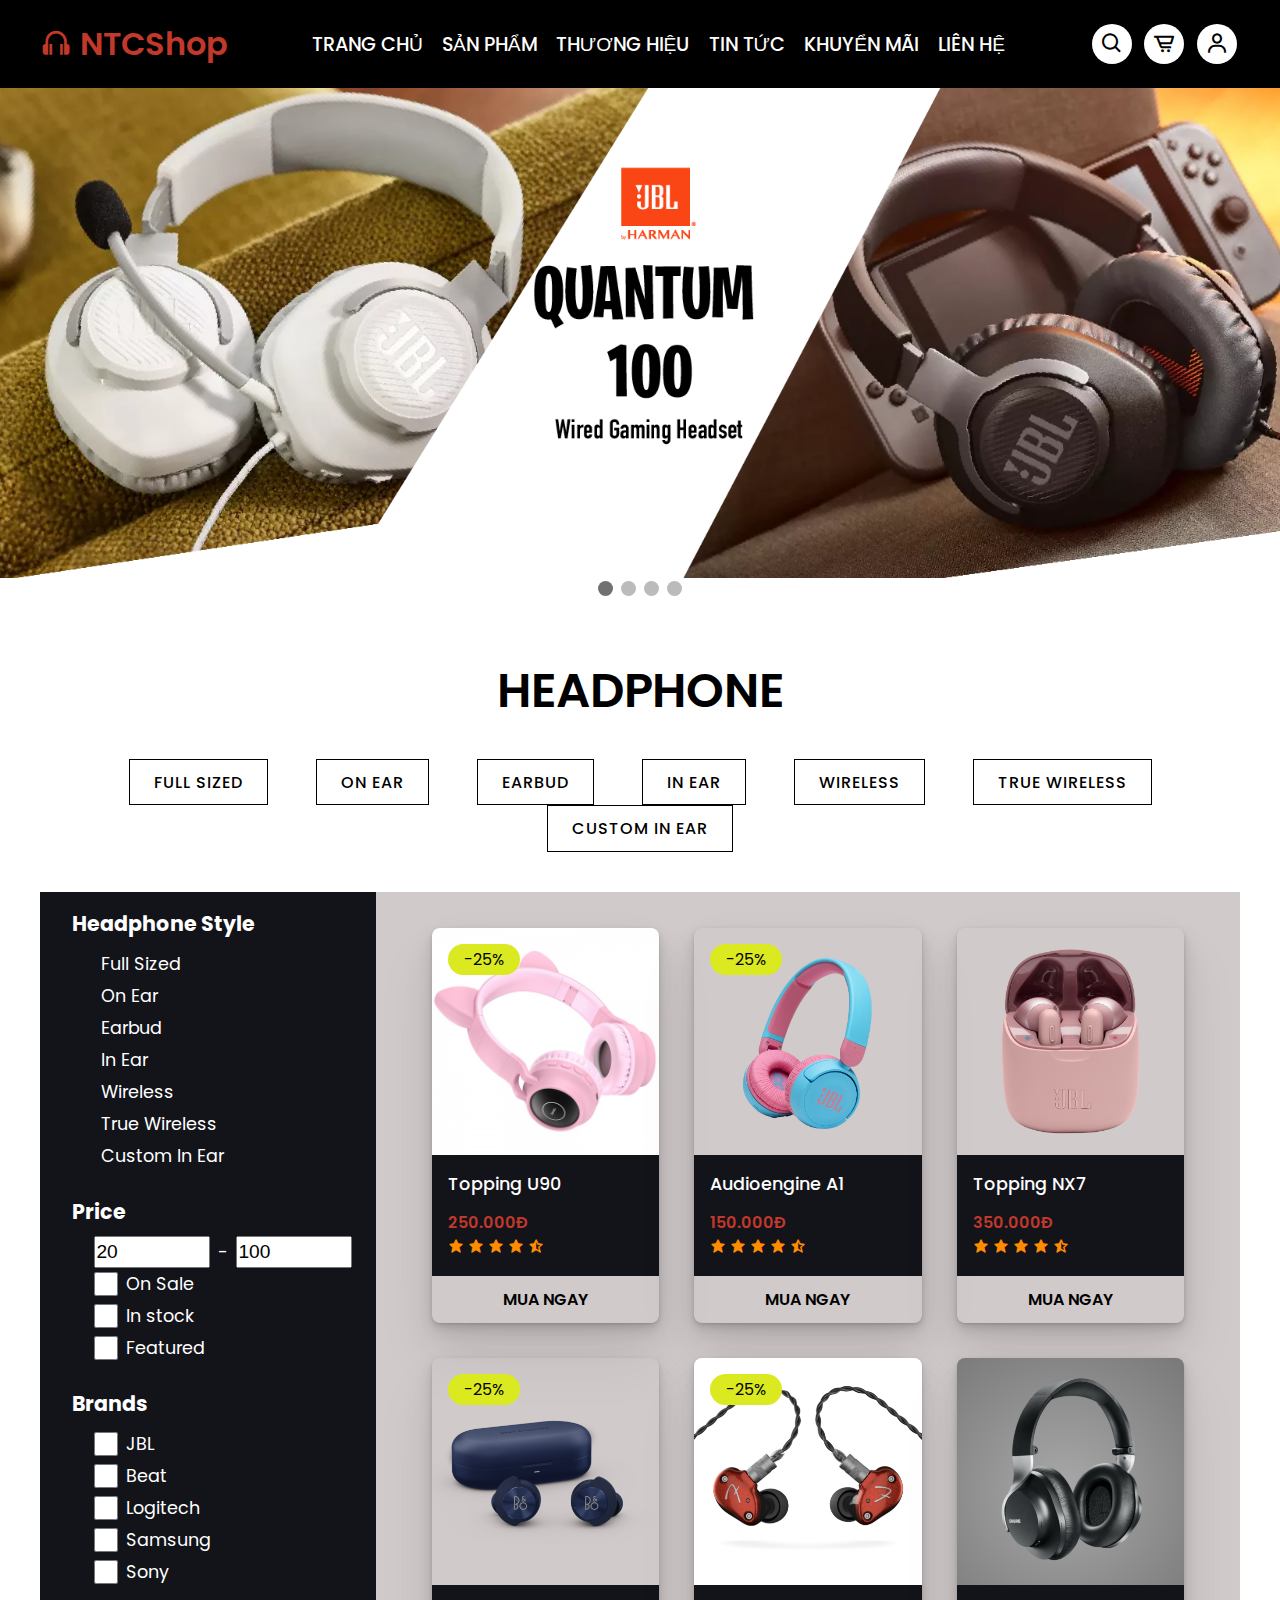
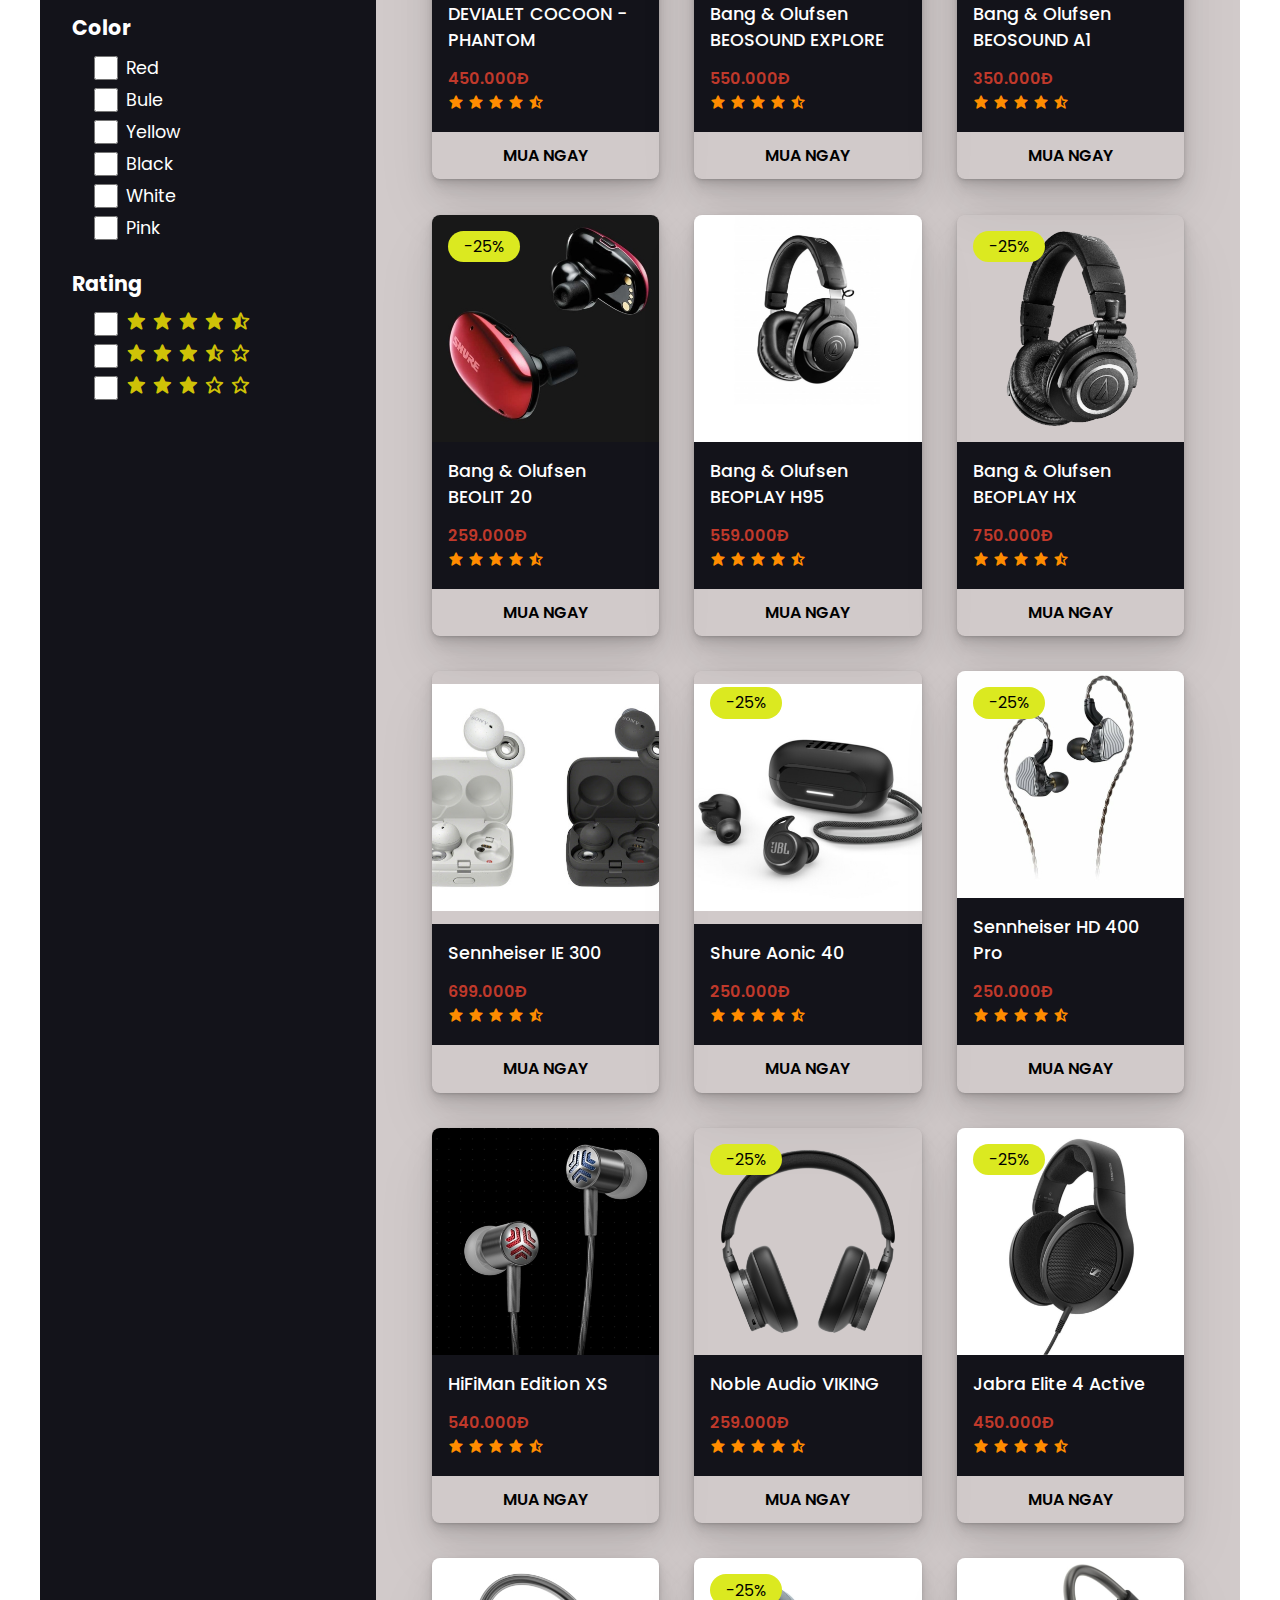
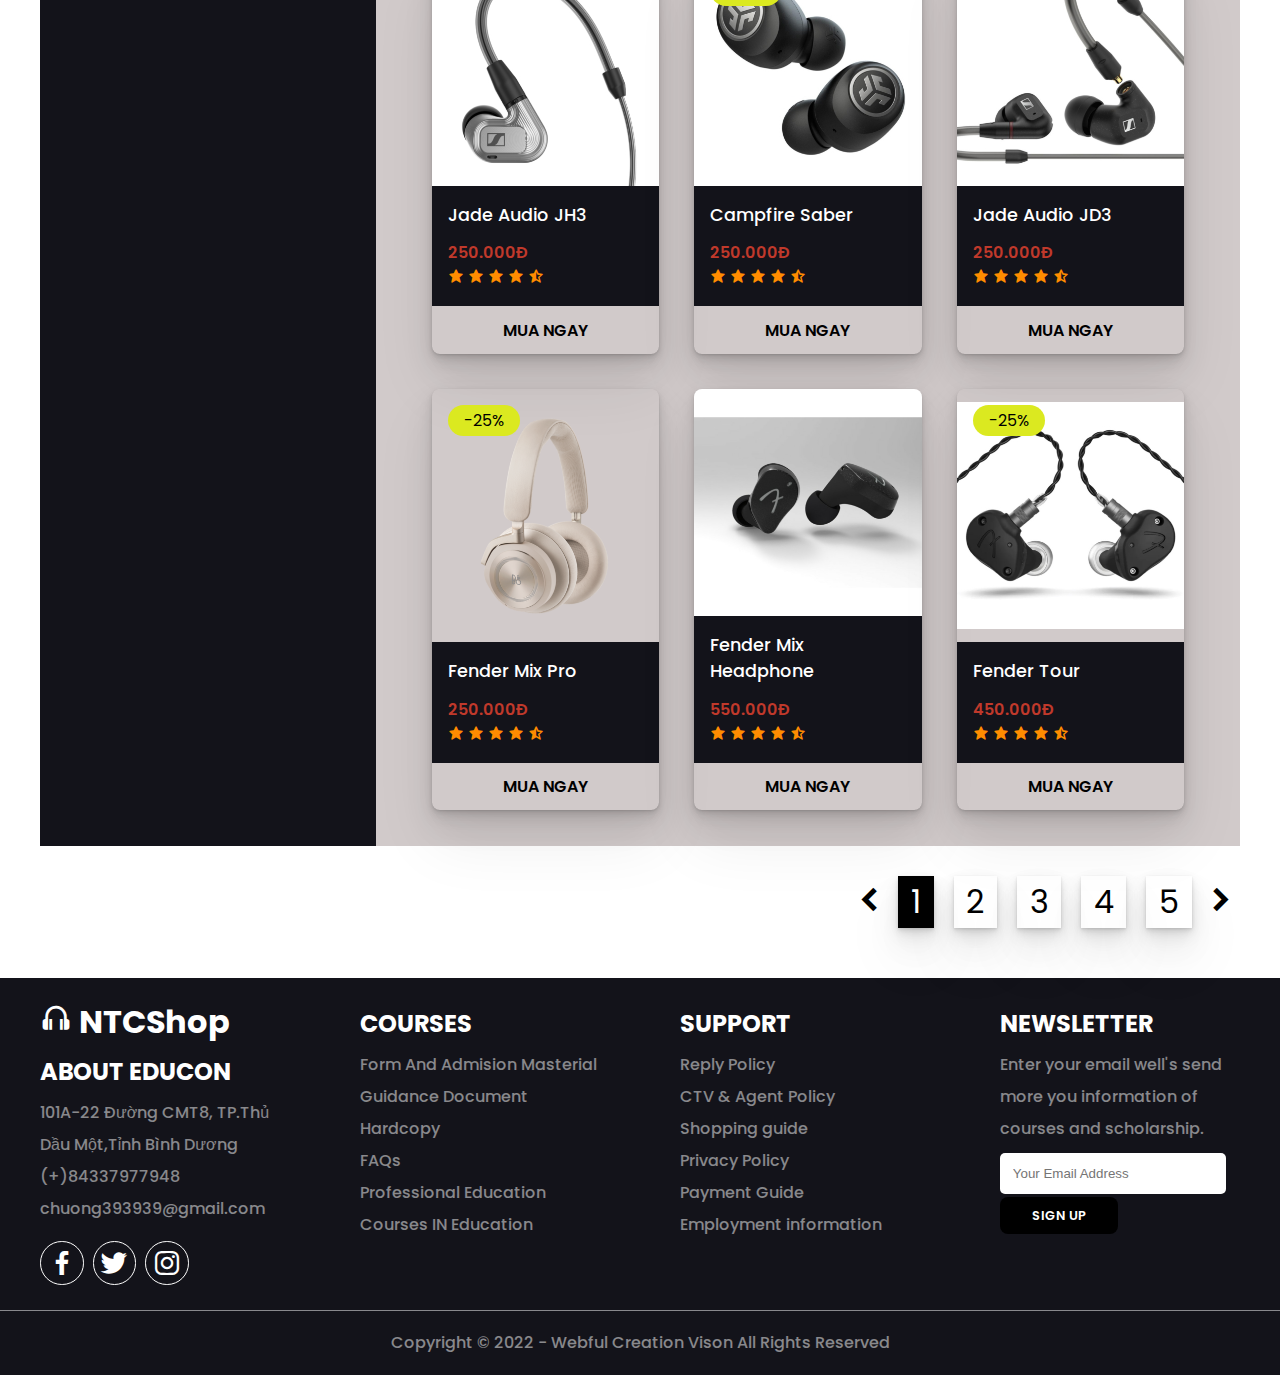
<file: hp.html>
<!DOCTYPE html>
<html lang="en">
<head>
    <meta charset="UTF-8">
    <meta http-equiv="X-UA-Compatible" content="IE=edge">
    <meta name="viewport" content="width=device-width, initial-scale=1.0">
    <link rel="stylesheet" href="./css/hp.css">
    <link rel="stylesheet" href="./css/main.css">
    <link href='https://unpkg.com/boxicons@2.1.2/css/boxicons.min.css' rel='stylesheet'>
    <link rel="stylesheet" href="https://unpkg.com/swiper@8/swiper-bundle.min.css"
/>
    <title>NTCShop</title>
</head>
<body>
    <nav>
        <div class="navbar">
            <a href="#" class="navbar_logo container">
                <i class='bx bx-headphone'></i>
                <span>NTCShop</span>
            </a>
            <ul class="menu-links container">
                <li><a href="index.html">TRANG CHỦ</a></li>
                <li class="showmenu">
                    <a href="sanpham.html">SẢN PHẨM</a>
                    <ul class="menu-links-items">
                        <li><a href="hp.html">HEADPHONE</a></li>
                        <li><a href="dac.html">DAC/AMP</a></li>
                        <li><a href="dap.html">DAP</a></li>
                        <li><a href="speaker.html">SPEAKER</a></li>
                        <li><a href="phukien.html">PHỤ KIỆN</a></li>
                    </ul>
                </li>
                <li><a href="thuonghieu.html">THƯƠNG HIỆU</a></li>
                <li><a href="tintuc.html">TIN TỨC</a></li>
                <li><a href="khuyenmai.html">KHUYỂN MÃI</a></li>
                <li><a href="lienhe.html">LIÊN HỆ</a></li>
            </ul>
            <div class="navbar_icon container">
                <i class='bx bx-search' id="search-icon"></i>
                <i class="bx bx-cart-alt" id="cart-icon"></i>
                <i class='bx bx-user' id="user-icon"></i>
            </div>
            <input type="search" class="navbar_search"  placeholder="search here...">
            <div class="navbar_cart">
                <div class="cart-box">
                    <img src="./img/collec1.png" alt="">
                    <div class="content">
                        <h3>Headphone & Earbuds</h3>
                        <p><span>$219</span>$199</p>
                        <div class="cart-quantity">
                            <input type="number" value="1">
                        </div>
                    </div>
                    <div class="cart-icon">
                        <i class='bx bx-x'></i>
                    </div>
                </div>

                <div class="cart-box">
                    <img src="./img/best1.jpg" alt="">
                    <div class="content">
                        <h3>Headphone & Earbuds</h3>
                        <p><span>$219</span>$199</p>
                        <div class="cart-quantity">
                            <input type="number" value="1">
                        </div>
                    </div>
                    <div class="cart-icon">
                        <i class='bx bx-x'></i>
                    </div>
                </div>

                <div class="cart-box">
                    <img src="./img/collec2.png" alt="">
                    <div class="content">
                        <h3>Headphone & Earbuds</h3>
                        <p><span>$219</span>$199</p>
                        <div class="cart-quantity">
                            <input type="number" value="1">
                        </div>
                    </div>
                    <div class="cart-icon">
                        <i class='bx bx-x'></i>
                    </div>
                </div>

                <div class="cart-box">
                    <img src="./img/collec3.png" alt="">
                    <div class="content">
                        <h3>Headphone & Earbuds</h3>
                        <p><span>$219</span>$199</p>
                        <div class="cart-quantity">
                            <input type="number" value="1">
                        </div>
                    </div>
                    <div class="cart-icon">
                        <i class='bx bx-x'></i>
                    </div>
                </div>
                <a href="#" class="cart-btn btn">Mua Ngay</a>
            </div>
            <div class="navbar_user">
                <h1>Đăng Nhập</h1>
                <div class="form">
                    <label>Email or Phone</label>
                    <input type="text">
                    <label>Password</label>
                    <input type="password">
                </div>
                <a href="#" class="user_btn btn">Đăng Nhập</a>
                <div class="user-login">
                    <span>Đăng ký tài khoản</span>
                    <a href="login.html" >Tại Đây</a>
                </div>
            </div>
        </div>
    </nav>
<!-- -----------slider--------- -->
    <div class="slideshow-container">

        <div class="mySlides fade">
            <img src="./img/slider1.png" style="width:100%">
        </div>
        
        <div class="mySlides fade">
            <img src="./img/slider2.png" style="width:100%">
        </div>
        
        <div class="mySlides fade">
            <img src="./img/silder3.png" style="width:100%">
        </div>

        <div class="mySlides fade">
            <img src="./img/slider4.png" style="width:100%">
        </div>
        
    </div>
        
    <div style="text-align:center">
        <span class="dot"></span> 
        <span class="dot"></span> 
        <span class="dot"></span> 
        <span class="dot"></span>
        
    </div>
<!-- ----------------content---------------- -->
    <section>
        <div class="content_top container">
            <h1>HEADPHONE</h1>
            <div class="top_btn">
                <a href="#"><span>FULL SIZED</span></a>
                <a href="#"><span>ON EAR</span></a>
                <a href="#"><span>EARBUD</span></a>
                <a href="#"><span>IN EAR</span></a>
                <a href="#"><span>WIRELESS</span></a>
                <a href="#"><span>TRUE WIRELESS</span></a>
                <a href="#"><span>CUSTOM IN EAR</span></a>
            </div>
        </div>
        <div class="container">
            <div class="allproduct ">
                <div class="product-left">
                    <div class="box">
                        <h3>Headphone Style</h3>
                        <a href="#">Full Sized</a>
                        <a href="#">On Ear</a>
                        <a href="#">Earbud</a>
                        <a href="#">In Ear</a>
                        <a href="#">Wireless</a>
                        <a href="#">True Wireless</a>
                        <a href="#">Custom In Ear</a>
                    </div>
        <!-- --------------box2---------------------- -->
                    <div class="box">
                        <h3>Price</h3>
                        <div class="price-input">
                            <input type="number" value="20">
                            <span>-</span>
                            <input type="number" value="100">
                        </div>
                        <div class="price-check">
                            <div class="price-check-item">
                                <input type="checkbox">
                                <span>On Sale</span>
                            </div>
                            <div class="price-check-item">
                                <input type="checkbox">
                                <span>In stock</span>
                            </div>
                            <div class="price-check-item">
                                <input type="checkbox">
                                <span>Featured</span>
                            </div>
                        </div>
                    </div>
        <!-- -------------------box3---------------- -->
                    <div class="box">
                        <h3>Brands</h3>
                        <div class="price-check">
                            <div class="price-check-item">
                                <input type="checkbox">
                                <span>JBL</span>
                            </div>
                            <div class="price-check-item">
                                <input type="checkbox">
                                <span>Beat</span>
                            </div>
                            <div class="price-check-item">
                                <input type="checkbox">
                                <span>Logitech</span>
                            </div>
                            <div class="price-check-item">
                                <input type="checkbox">
                                <span>Samsung</span>
                            </div>
                            <div class="price-check-item">
                                <input type="checkbox">
                                <span>Sony</span>
                            </div>
                        </div>
                    </div>
        <!-- ------------------box4---------- -->
                    <div class="box">
                        <h3>Color</h3>
                        <div class="price-check">
                            <div class="price-check-item">
                                <input type="checkbox">
                                <span>Red</span>
                            </div>
                            <div class="price-check-item">
                                <input type="checkbox">
                                <span>Bule</span>
                            </div>
                            <div class="price-check-item">
                                <input type="checkbox">
                                <span>Yellow</span>
                            </div>
                            <div class="price-check-item">
                                <input type="checkbox">
                                <span>Black</span>
                            </div>
                            <div class="price-check-item">
                                <input type="checkbox">
                                <span>White</span>
                            </div>
                            <div class="price-check-item">
                                <input type="checkbox">
                                <span>Pink</span>
                            </div>
                        </div>
                    </div>
        <!-- ------------------box5---------- -->
                    <div class="box">
                        <h3>Rating</h3>
                        <div class="price-check">
                            <div class="price-check-item">
                                <input type="checkbox">
                                <div class="price-check-icon">
                                    <i class='bx bxs-star'></i>
                                    <i class='bx bxs-star'></i>
                                    <i class='bx bxs-star'></i>
                                    <i class='bx bxs-star'></i>
                                    <i class='bx bxs-star-half'></i>
                                </div>
                            </div>
                            <div class="price-check-item">
                                <input type="checkbox">
                                <div class="price-check-icon">
                                    <i class='bx bxs-star'></i>
                                    <i class='bx bxs-star'></i>
                                    <i class='bx bxs-star'></i>
                                    <i class='bx bxs-star-half'></i>
                                    <i class='bx bx-star' ></i>
                                </div>
                            </div>
                            <div class="price-check-item">
                                <input type="checkbox">
                                <div class="price-check-icon">
                                    <i class='bx bxs-star'></i>
                                    <i class='bx bxs-star'></i>
                                    <i class='bx bxs-star'></i>
                                    <i class='bx bx-star' ></i>
                                    <i class='bx bx-star' ></i>
                                </div>
                            </div>
                        </div>
                    </div>
                </div>
        <!-- -----------------allproduct------------ -->
        <div class="box_container grid container">
            <!-- --------box1------------ -->
            <div class="box">
                <div class="box_promotion">
                    <span>-25%</span>
                </div>
                <div class="box_icon">
                    <i href="#" class='bx bxs-cart-alt' ></i>
                    <i href="#" class='bx bxs-heart' ></i>
                </div>
                <div class="box_img">
                    <img src="./img/headphone/best1.jpg" alt="">
                </div>
                <div class="box_content">
                    <p>Topping U90</p>
                    <span>250.000Đ</span>
                    <div class="box_content-icon">
                        <i class='bx bxs-star'></i>
                        <i class='bx bxs-star'></i>
                        <i class='bx bxs-star'></i>
                        <i class='bx bxs-star'></i>
                        <i class='bx bxs-star-half'></i>
                    </div>
                </div>
                <div class="box_btn">
                    <a href="detailproduct.html" class="btn">Mua Ngay</a>
                </div>
            </div>
             <!-- --------box2------------ -->
             <div class="box">
                <div class="box_promotion">
                    <span>-25%</span>
                </div>
                <div class="box_icon">
                    <i href="#" class='bx bxs-cart-alt' ></i>
                    <i href="#" class='bx bxs-heart' ></i>
                </div>
                <div class="box_img">
                    <img src="./img/headphone/collec2.png" alt="">
                </div>
                <div class="box_content">
                    <p>Audioengine A1</p>
                    <span>150.000Đ</span>
                    <div class="box_content-icon">
                        <i class='bx bxs-star'></i>
                        <i class='bx bxs-star'></i>
                        <i class='bx bxs-star'></i>
                        <i class='bx bxs-star'></i>
                        <i class='bx bxs-star-half'></i>
                    </div>
                </div>
                <div class="box_btn">
                    <a href="detailproduct.html" class="btn">Mua Ngay</a>
                </div>
            </div>
             <!-- --------box3------------ -->
             <div class="box">
                <div class="box_icon">
                    <i href="#" class='bx bxs-cart-alt' ></i>
                    <i href="#" class='bx bxs-heart' ></i>
                </div>
                <div class="box_img">
                    <img src="./img/headphone/collec3.png" alt="">
                </div>
                <div class="box_content">
                    <p>Topping NX7</p>
                    <span>350.000Đ</span>
                    <div class="box_content-icon">
                        <i class='bx bxs-star'></i>
                        <i class='bx bxs-star'></i>
                        <i class='bx bxs-star'></i>
                        <i class='bx bxs-star'></i>
                        <i class='bx bxs-star-half'></i>
                    </div>
                </div>
                <div class="box_btn">
                    <a href="detailproduct.html" class="btn">Mua Ngay</a>
                </div>
            </div>
             <!-- --------box4------------ -->
             <div class="box">
                <div class="box_promotion">
                    <span>-25%</span>
                </div>
                <div class="box_icon">
                    <i href="#" class='bx bxs-cart-alt' ></i>
                    <i href="#" class='bx bxs-heart' ></i>
                </div>
                <div class="box_img">
                    <img src="./img/headphone/hp1.png" alt="">
                </div>
                <div class="box_content">
                    <p>DEVIALET COCOON - PHANTOM</p>
                    <span>450.000Đ</span>
                    <div class="box_content-icon">
                        <i class='bx bxs-star'></i>
                        <i class='bx bxs-star'></i>
                        <i class='bx bxs-star'></i>
                        <i class='bx bxs-star'></i>
                        <i class='bx bxs-star-half'></i>
                    </div>
                </div>
                <div class="box_btn">
                    <a href="detailproduct.html" class="btn">Mua Ngay</a>
                </div>
            </div>
             <!-- --------box5------------ -->
             <div class="box">
                 <div class="box_promotion">
                    <span>-25%</span>
                </div>
                <div class="box_icon">
                    <i href="#" class='bx bxs-cart-alt' ></i>
                    <i href="#" class='bx bxs-heart' ></i>
                </div>
                <div class="box_img">
                    <img src="./img/headphone/hp2.jpg" alt="">
                </div>
                <div class="box_content">
                    <p>Bang & Olufsen BEOSOUND EXPLORE</p>
                    <span>550.000Đ</span>
                    <div class="box_content-icon">
                        <i class='bx bxs-star'></i>
                        <i class='bx bxs-star'></i>
                        <i class='bx bxs-star'></i>
                        <i class='bx bxs-star'></i>
                        <i class='bx bxs-star-half'></i>
                    </div>
                </div>
                <div class="box_btn">
                    <a href="detailproduct.html" class="btn">Mua Ngay</a>
                </div>
            </div>
             <!-- --------box6------------ -->
             <div class="box">
                <div class="box_icon">
                    <i href="#" class='bx bxs-cart-alt' ></i>
                    <i href="#" class='bx bxs-heart' ></i>
                </div>
                <div class="box_img">
                    <img src="./img/headphone/hp3.png" alt="">
                </div>
                <div class="box_content">
                    <p>Bang & Olufsen BEOSOUND A1</p>
                    <span>350.000Đ</span>
                    <div class="box_content-icon">
                        <i class='bx bxs-star'></i>
                        <i class='bx bxs-star'></i>
                        <i class='bx bxs-star'></i>
                        <i class='bx bxs-star'></i>
                        <i class='bx bxs-star-half'></i>
                    </div>
                </div>
                <div class="box_btn">
                    <a href="detailproduct.html" class="btn">Mua Ngay</a>
                </div>
            </div>
             <!-- --------box7------------ -->
             <div class="box">
                <div class="box_promotion">
                    <span>-25%</span>
                </div>
                <div class="box_icon">
                    <i href="#" class='bx bxs-cart-alt' ></i>
                    <i href="#" class='bx bxs-heart' ></i>
                </div>
                <div class="box_img">
                    <img src="./img/headphone/hp4.jpg" alt="">
                </div>
                <div class="box_content">
                    <p>Bang & Olufsen BEOLIT 20</p>
                    <span>259.000Đ</span>
                    <div class="box_content-icon">
                        <i class='bx bxs-star'></i>
                        <i class='bx bxs-star'></i>
                        <i class='bx bxs-star'></i>
                        <i class='bx bxs-star'></i>
                        <i class='bx bxs-star-half'></i>
                    </div>
                </div>
                <div class="box_btn">
                    <a href="detailproduct.html" class="btn">Mua Ngay</a>
                </div>
            </div>
             <!-- --------box8------------ -->
             <div class="box">
                <div class="box_icon">
                    <i href="#" class='bx bxs-cart-alt' ></i>
                    <i href="#" class='bx bxs-heart' ></i>
                </div>
                <div class="box_img">
                    <img src="./img/headphone/hp5.png" alt="">
                </div>
                <div class="box_content">
                    <p>Bang & Olufsen BEOPLAY H95</p>
                    <span>559.000Đ</span>
                    <div class="box_content-icon">
                        <i class='bx bxs-star'></i>
                        <i class='bx bxs-star'></i>
                        <i class='bx bxs-star'></i>
                        <i class='bx bxs-star'></i>
                        <i class='bx bxs-star-half'></i>
                    </div>
                </div>
                <div class="box_btn">
                    <a href="detailproduct.html" class="btn">Mua Ngay</a>
                </div>
            </div>
             <!-- --------box9------------ -->
             <div class="box">
                <div class="box_promotion">
                    <span>-25%</span>
                </div>
                <div class="box_icon">
                    <i href="#" class='bx bxs-cart-alt' ></i>
                    <i href="#" class='bx bxs-heart' ></i>
                </div>
                <div class="box_img">
                    <img src="./img/headphone/hp6.png" alt="">
                </div>
                <div class="box_content">
                    <p>Bang & Olufsen BEOPLAY HX</p>
                    <span>750.000Đ</span>
                    <div class="box_content-icon">
                        <i class='bx bxs-star'></i>
                        <i class='bx bxs-star'></i>
                        <i class='bx bxs-star'></i>
                        <i class='bx bxs-star'></i>
                        <i class='bx bxs-star-half'></i>
                    </div>
                </div>
                <div class="box_btn">
                    <a href="detailproduct.html" class="btn">Mua Ngay</a>
                </div>
            </div>
             <!-- --------box10------------ -->
             <div class="box">
                <div class="box_icon">
                    <i href="#" class='bx bxs-cart-alt' ></i>
                    <i href="#" class='bx bxs-heart' ></i>
                </div>
                <div class="box_img">
                    <img src="./img/headphone/hp7.jpg" alt="">
                </div>
                <div class="box_content">
                    <p>Sennheiser IE 300</p>
                    <span>699.000Đ</span>
                    <div class="box_content-icon">
                        <i class='bx bxs-star'></i>
                        <i class='bx bxs-star'></i>
                        <i class='bx bxs-star'></i>
                        <i class='bx bxs-star'></i>
                        <i class='bx bxs-star-half'></i>
                    </div>
                </div>
                <div class="box_btn">
                    <a href="detailproduct.html" class="btn">Mua Ngay</a>
                </div>
            </div>
            <!-- --------box1------------ -->
            <div class="box">
                <div class="box_promotion">
                    <span>-25%</span>
                </div>
                <div class="box_icon">
                    <i href="#" class='bx bxs-cart-alt' ></i>
                    <i href="#" class='bx bxs-heart' ></i>
                </div>
                <div class="box_img">
                    <img src="./img/headphone/hp8.jpg" alt="">
                </div>
                <div class="box_content">
                    <p>Shure Aonic 40</p>
                    <span>250.000Đ</span>
                    <div class="box_content-icon">
                        <i class='bx bxs-star'></i>
                        <i class='bx bxs-star'></i>
                        <i class='bx bxs-star'></i>
                        <i class='bx bxs-star'></i>
                        <i class='bx bxs-star-half'></i>
                    </div>
                </div>
                <div class="box_btn">
                    <a href="detailproduct.html" class="btn">Mua Ngay</a>
                </div>
            </div>
            <!-- --------box1------------ -->
            <div class="box">
                <div class="box_promotion">
                    <span>-25%</span>
                </div>
                <div class="box_icon">
                    <i href="#" class='bx bxs-cart-alt' ></i>
                    <i href="#" class='bx bxs-heart' ></i>
                </div>
                <div class="box_img">
                    <img src="./img/headphone/hp9.jpg" alt="">
                </div>
                <div class="box_content">
                    <p>Sennheiser HD 400 Pro</p>
                    <span>250.000Đ</span>
                    <div class="box_content-icon">
                        <i class='bx bxs-star'></i>
                        <i class='bx bxs-star'></i>
                        <i class='bx bxs-star'></i>
                        <i class='bx bxs-star'></i>
                        <i class='bx bxs-star-half'></i>
                    </div>
                </div>
                <div class="box_btn">
                    <a href="detailproduct.html" class="btn">Mua Ngay</a>
                </div>
            </div>
            <!-- --------box1------------ -->
            <div class="box">
                <div class="box_icon">
                    <i href="#" class='bx bxs-cart-alt' ></i>
                    <i href="#" class='bx bxs-heart' ></i>
                </div>
                <div class="box_img">
                    <img src="./img/headphone/hp10.jpeg" alt="">
                </div>
                <div class="box_content">
                    <p>HiFiMan Edition XS</p>
                    <span>540.000Đ</span>
                    <div class="box_content-icon">
                        <i class='bx bxs-star'></i>
                        <i class='bx bxs-star'></i>
                        <i class='bx bxs-star'></i>
                        <i class='bx bxs-star'></i>
                        <i class='bx bxs-star-half'></i>
                    </div>
                </div>
                <div class="box_btn">
                    <a href="detailproduct.html" class="btn">Mua Ngay</a>
                </div>
            </div>
            <!-- --------box1------------ -->
            <div class="box">
                <div class="box_promotion">
                    <span>-25%</span>
                </div>
                <div class="box_icon">
                    <i href="#" class='bx bxs-cart-alt' ></i>
                    <i href="#" class='bx bxs-heart' ></i>
                </div>
                <div class="box_img">
                    <img src="./img/headphone/mn8.png" alt="">
                </div>
                <div class="box_content">
                    <p>Noble Audio VIKING</p>
                    <span>259.000Đ</span>
                    <div class="box_content-icon">
                        <i class='bx bxs-star'></i>
                        <i class='bx bxs-star'></i>
                        <i class='bx bxs-star'></i>
                        <i class='bx bxs-star'></i>
                        <i class='bx bxs-star-half'></i>
                    </div>
                </div>
                <div class="box_btn">
                    <a href="detailproduct.html" class="btn">Mua Ngay</a>
                </div>
            </div>
            <!-- --------box1------------ -->
            <div class="box">
                <div class="box_promotion">
                    <span>-25%</span>
                </div>
                <div class="box_icon">
                    <i href="#" class='bx bxs-cart-alt' ></i>
                    <i href="#" class='bx bxs-heart' ></i>
                </div>
                <div class="box_img">
                    <img src="./img/headphone/nb2.jpg" alt="">
                </div>
                <div class="box_content">
                    <p>Jabra Elite 4 Active</p>
                    <span>450.000Đ</span>
                    <div class="box_content-icon">
                        <i class='bx bxs-star'></i>
                        <i class='bx bxs-star'></i>
                        <i class='bx bxs-star'></i>
                        <i class='bx bxs-star'></i>
                        <i class='bx bxs-star-half'></i>
                    </div>
                </div>
                <div class="box_btn">
                    <a href="detailproduct.html" class="btn">Mua Ngay</a>
                </div>
            </div>
            <!-- --------box1------------ -->
            <div class="box">
                <div class="box_icon">
                    <i href="#" class='bx bxs-cart-alt' ></i>
                    <i href="#" class='bx bxs-heart' ></i>
                </div>
                <div class="box_img">
                    <img src="./img/headphone/nb1.jpg" alt="">
                </div>
                <div class="box_content">
                    <p>Jade Audio JH3</p>
                    <span>250.000Đ</span>
                    <div class="box_content-icon">
                        <i class='bx bxs-star'></i>
                        <i class='bx bxs-star'></i>
                        <i class='bx bxs-star'></i>
                        <i class='bx bxs-star'></i>
                        <i class='bx bxs-star-half'></i>
                    </div>
                </div>
                <div class="box_btn">
                    <a href="detailproduct.html" class="btn">Mua Ngay</a>
                </div>
            </div>
            <!-- --------box1------------ -->
            <div class="box">
                <div class="box_promotion">
                    <span>-25%</span>
                </div>
                <div class="box_icon">
                    <i href="#" class='bx bxs-cart-alt' ></i>
                    <i href="#" class='bx bxs-heart' ></i>
                </div>
                <div class="box_img">
                    <img src="./img/headphone/nb6.jpg" alt="">
                </div>
                <div class="box_content">
                    <p>Campfire Saber</p>
                    <span>250.000Đ</span>
                    <div class="box_content-icon">
                        <i class='bx bxs-star'></i>
                        <i class='bx bxs-star'></i>
                        <i class='bx bxs-star'></i>
                        <i class='bx bxs-star'></i>
                        <i class='bx bxs-star-half'></i>
                    </div>
                </div>
                <div class="box_btn">
                    <a href="detailproduct.html" class="btn">Mua Ngay</a>
                </div>
            </div>
            <!-- --------box1------------ -->
            <div class="box">
                <div class="box_icon">
                    <i href="#" class='bx bxs-cart-alt' ></i>
                    <i href="#" class='bx bxs-heart' ></i>
                </div>
                <div class="box_img">
                    <img src="./img/headphone/nb7.jpg" alt="">
                </div>
                <div class="box_content">
                    <p>Jade Audio JD3</p>
                    <span>250.000Đ</span>
                    <div class="box_content-icon">
                        <i class='bx bxs-star'></i>
                        <i class='bx bxs-star'></i>
                        <i class='bx bxs-star'></i>
                        <i class='bx bxs-star'></i>
                        <i class='bx bxs-star-half'></i>
                    </div>
                </div>
                <div class="box_btn">
                    <a href="detailproduct.html" class="btn">Mua Ngay</a>
                </div>
            </div>
            <!-- --------box1------------ -->
            <div class="box">
                <div class="box_promotion">
                    <span>-25%</span>
                </div>
                <div class="box_icon">
                    <i href="#" class='bx bxs-cart-alt' ></i>
                    <i href="#" class='bx bxs-heart' ></i>
                </div>
                <div class="box_img">
                    <img src="./img/headphone/mn9.png" alt="">
                </div>
                <div class="box_content">
                    <p>Fender Mix Pro</p>
                    <span>250.000Đ</span>
                    <div class="box_content-icon">
                        <i class='bx bxs-star'></i>
                        <i class='bx bxs-star'></i>
                        <i class='bx bxs-star'></i>
                        <i class='bx bxs-star'></i>
                        <i class='bx bxs-star-half'></i>
                    </div>
                </div>
                <div class="box_btn">
                    <a href="detailproduct.html" class="btn">Mua Ngay</a>
                </div>
            </div>
            <!-- --------box1------------ -->
            <div class="box">
                <div class="box_icon">
                    <i href="#" class='bx bxs-cart-alt' ></i>
                    <i href="#" class='bx bxs-heart' ></i>
                </div>
                <div class="box_img">
                    <img src="./img/headphone/hp11.jpg" alt="">
                </div>
                <div class="box_content">
                    <p>Fender Mix Headphone</p>
                    <span>550.000Đ</span>
                    <div class="box_content-icon">
                        <i class='bx bxs-star'></i>
                        <i class='bx bxs-star'></i>
                        <i class='bx bxs-star'></i>
                        <i class='bx bxs-star'></i>
                        <i class='bx bxs-star-half'></i>
                    </div>
                </div>
                <div class="box_btn">
                    <a href="detailproduct.html" class="btn">Mua Ngay</a>
                </div>
            </div>
            <!-- --------box1------------ -->
            <div class="box">
                <div class="box_promotion">
                    <span>-25%</span>
                </div>
                <div class="box_icon">
                    <i href="#" class='bx bxs-cart-alt' ></i>
                    <i href="#" class='bx bxs-heart' ></i>
                </div>
                <div class="box_img">
                    <img src="./img/headphone/hp12.jpeg" alt="">
                </div>
                <div class="box_content">
                    <p>Fender Tour</p>
                    <span>450.000Đ</span>
                    <div class="box_content-icon">
                        <i class='bx bxs-star'></i>
                        <i class='bx bxs-star'></i>
                        <i class='bx bxs-star'></i>
                        <i class='bx bxs-star'></i>
                        <i class='bx bxs-star-half'></i>
                    </div>
                </div>
                <div class="box_btn">
                    <a href="detailproduct.html" class="btn">Mua Ngay</a>
                </div>
            </div>
        </div>
            </div>
            <div class="number">
                <div class="number-icon">
                    <i class='bx bxs-chevron-left'></i>
                </div>
                <div class="number-links">
                    <a href="#" class="number-link active">1</a>
                    <a href="#" class="number-link">2</a>
                    <a href="#" class="number-link">3</a>
                    <a href="#" class="number-link">4</a>
                    <a href="#" class="number-link">5</a>
                </div>
                <div class="number-icon">
                    <i class='bx bxs-chevron-right'></i>
                </div>
            </div>
        </div>
    </section>
<!-- ------------------------------footer------------------- -->
    <footer>
        <div class="footer container">
            <div class="footer-box">
                <a href="#" class="footer_logo">
                    <i class='bx bx-headphone'></i>
                    <span>NTCShop</span>
                </a>
                <h3>ABOUT EDUCON</h3>
                <p>
                    101A-22 Đường CMT8, TP.Thủ Dầu Một,Tỉnh Bình Dương<br>
                    (+)84337977948<br>
                    chuong393939@gmail.com<br>
                    <div class="social">
                        <i class='bx bxl-facebook'></i>
                        <i class='bx bxl-twitter' ></i>
                        <i class='bx bxl-instagram'></i>
                    </div>
                </p>
            </div>

            <div class="footer-box">
                <h3>COURSES</h3>
                <p>
                    <a href="#">Form And Admision Masterial </a>
                    <a href="#">Guidance Document</a>
                    <a href="#">Hardcopy</a>
                    <a href="#">FAQs</a>
                    <a href="#">Professional Education</a>
                    <a href="#">Courses IN Education</a>
                </p>
            </div>

            <div class="footer-box">
                <h3>SUPPORT</h3>
                <p>
                    <a href="#">Reply Policy </a>
                    <a href="#">CTV & Agent Policy</a>
                    <a href="#">Shopping guide </a>
                    <a href="#">Privacy Policy </a>
                    <a href="#"> Payment Guide </a>
                    <a href="#">Employment information </a>
                
                </p>
            </div>

            <div class="footer-box">
                <h3>NEWSLETTER</h3>
                <p>
                    Enter your email well's send more you information of courses and scholarship.
                </p>
                <input type="email" placeholder="Your Email Address"><br>
                <a href="#" class="footer-btn btn">SIGN UP</a>
            </div>
        </div>
        <p class="footer-bottom">Copyright &copy 2022 - Webful Creation  Vison All Rights Reserved</p>
    </footer>
   <!-- --------script----------- -->
   <script src="./js/main.js"></script>
</body>
</html>
</file>
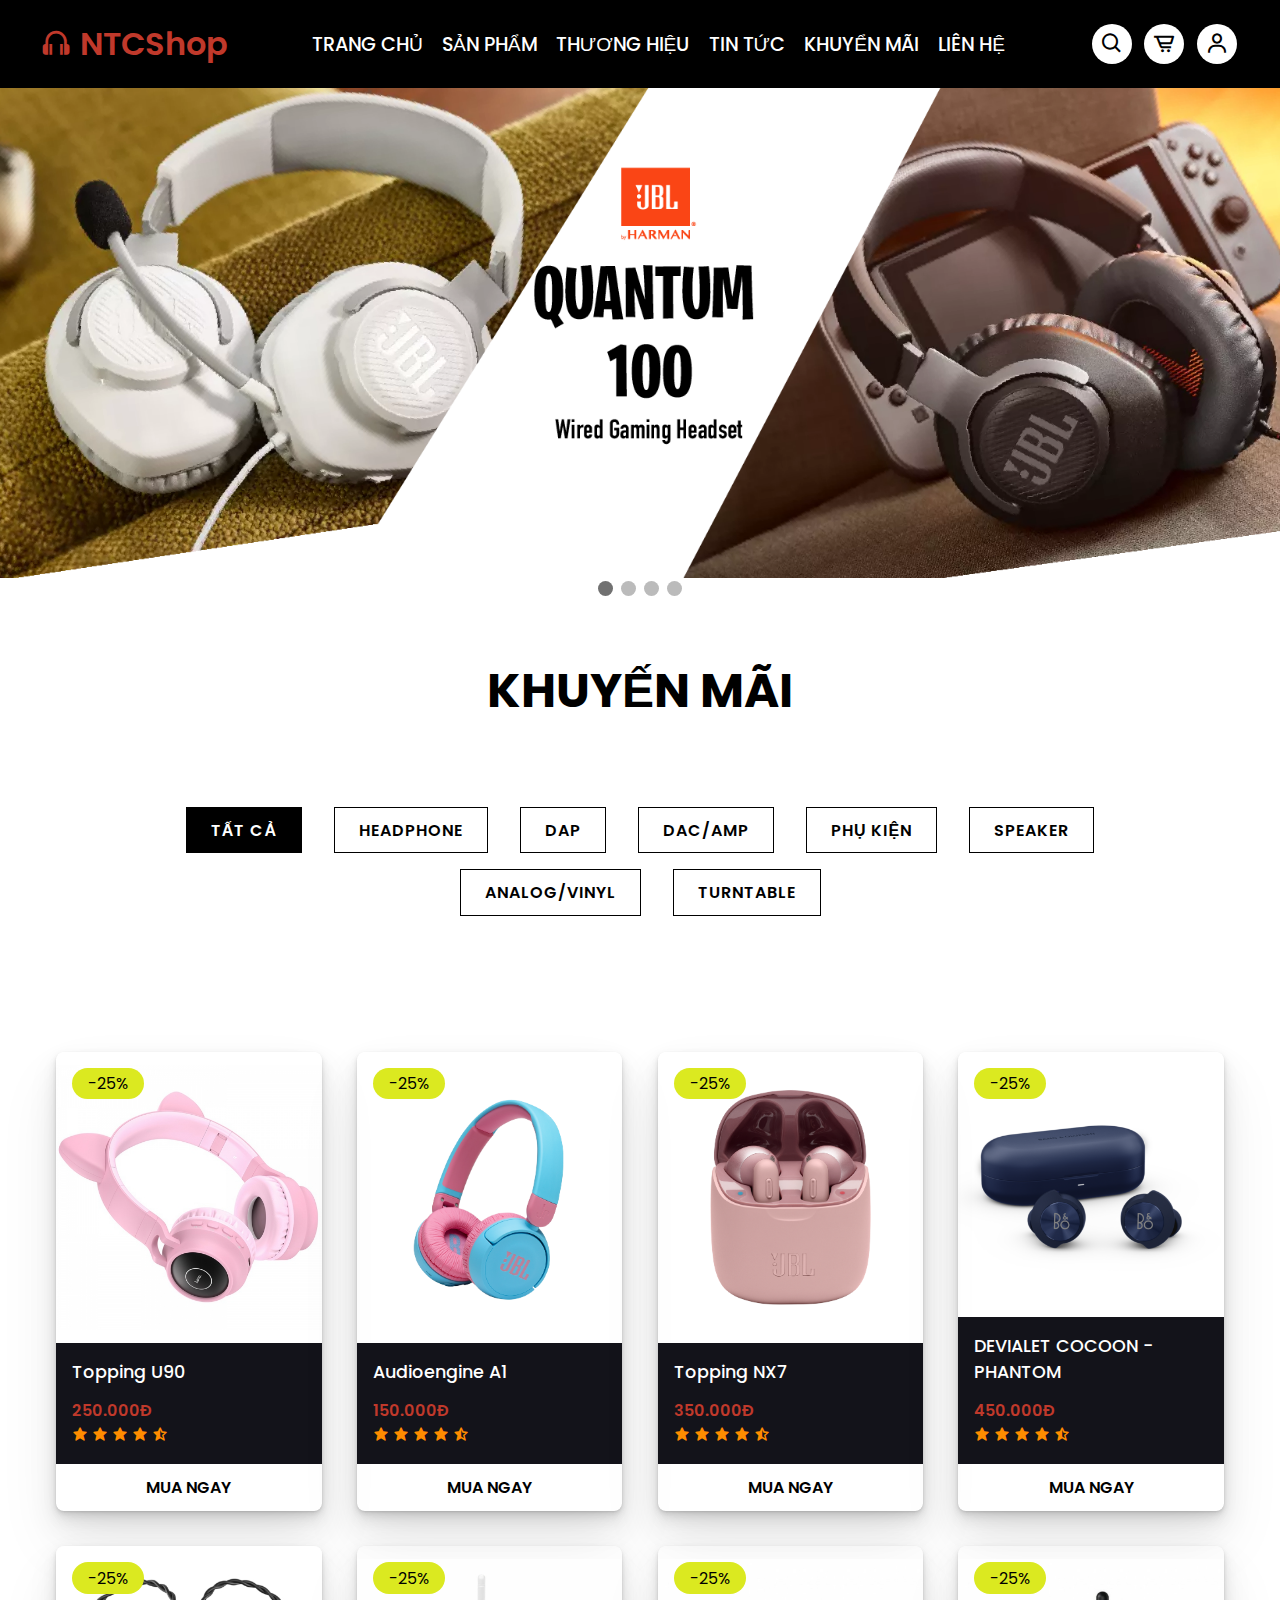
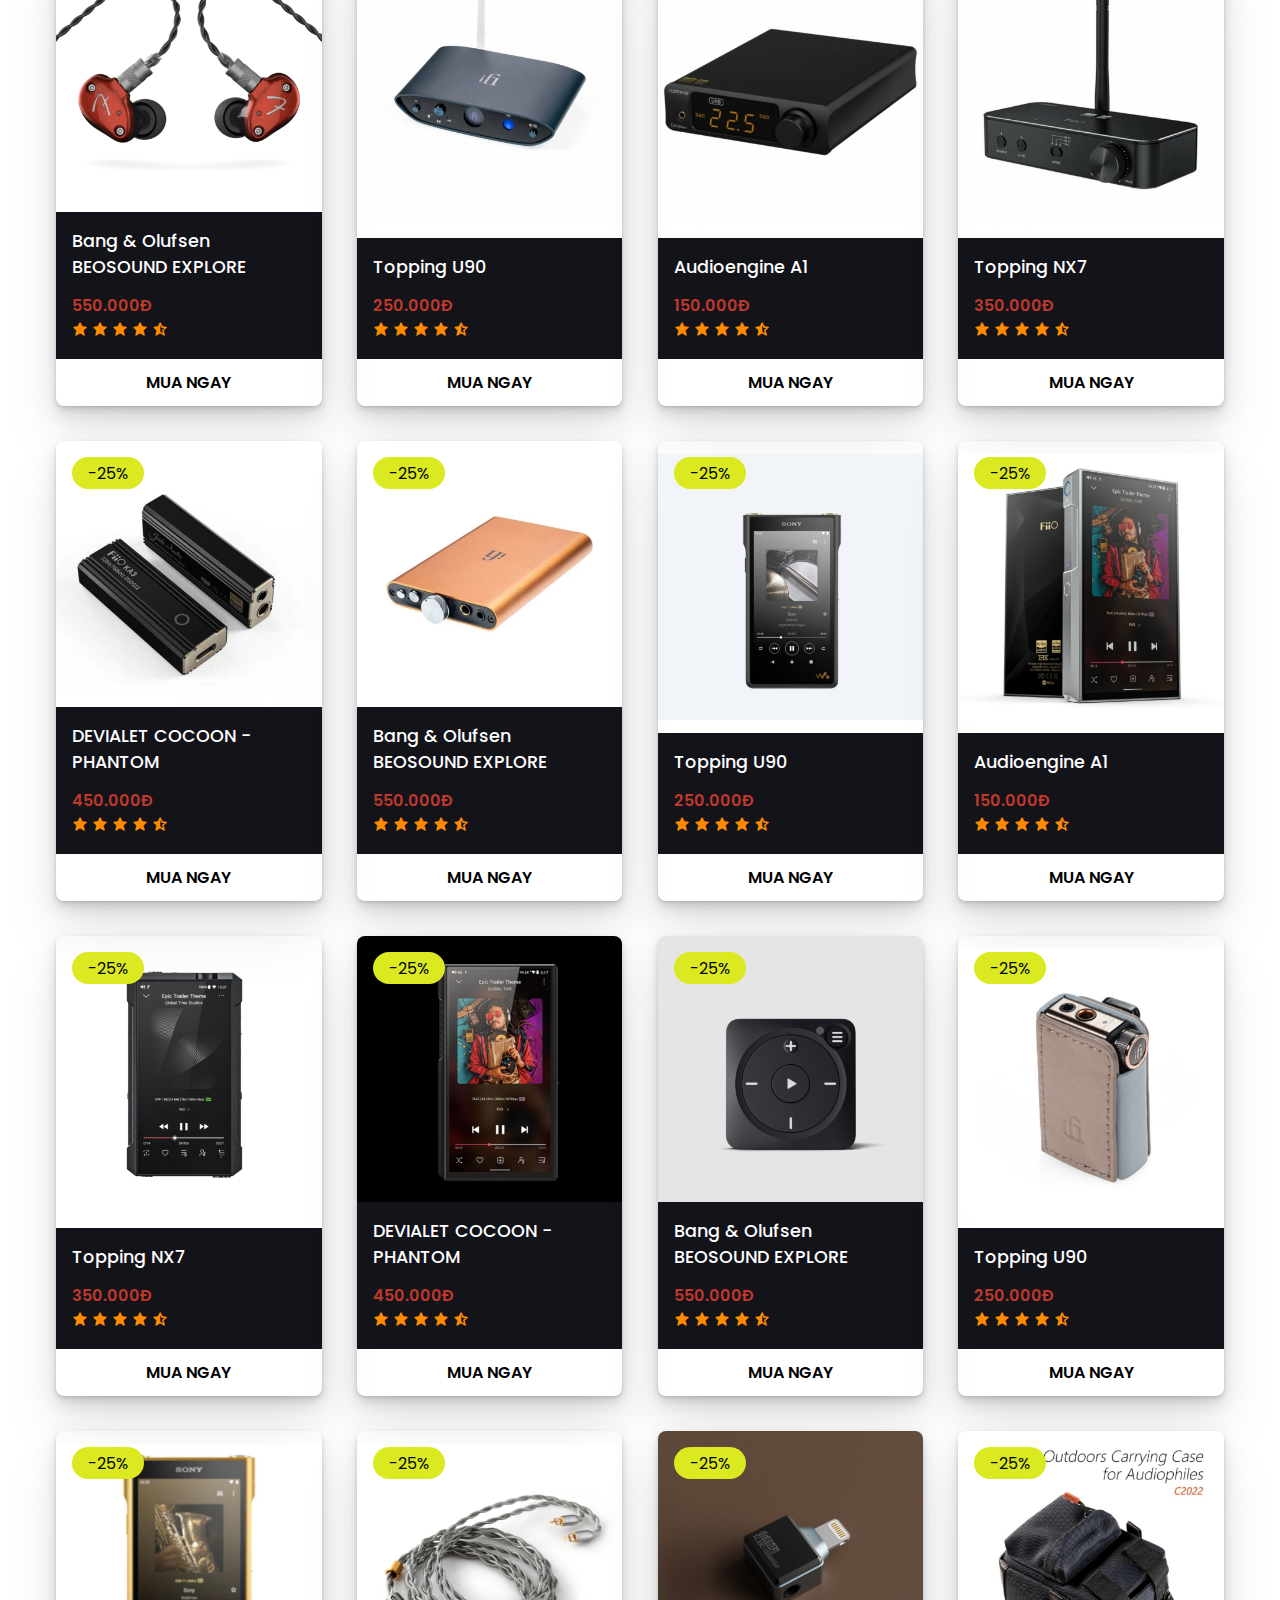
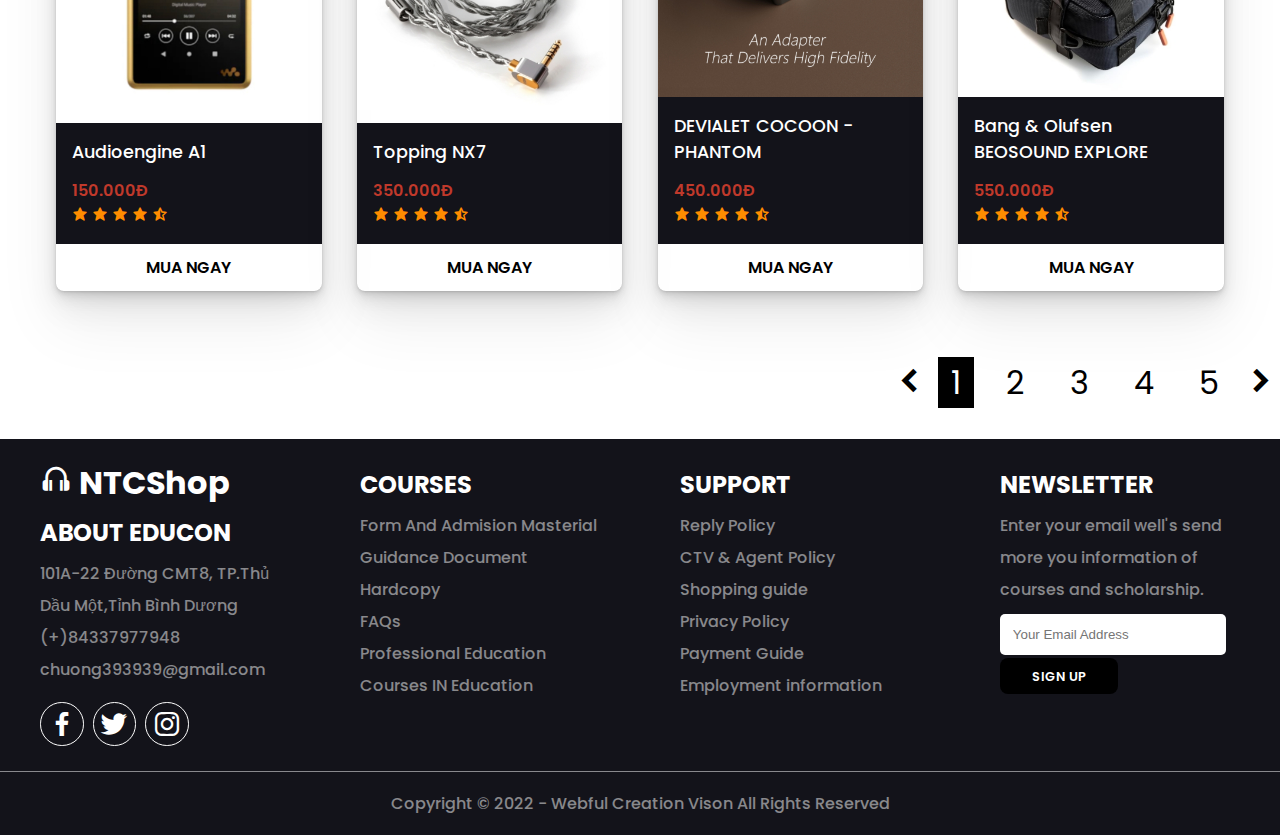
<file: khuyenmai.html>
<!DOCTYPE html>
<html lang="en">
<head>
    <meta charset="UTF-8">
    <meta http-equiv="X-UA-Compatible" content="IE=edge">
    <meta name="viewport" content="width=device-width, initial-scale=1.0">
    <link rel="stylesheet" href="./css/main.css">
    <link rel="stylesheet" href="./css/khuyenmai.css">
    <link href='https://unpkg.com/boxicons@2.1.2/css/boxicons.min.css' rel='stylesheet'>
    <link rel="stylesheet" href="https://unpkg.com/swiper@8/swiper-bundle.min.css"
/>
    <title>NTCShop</title>
</head>
<body>
    <nav>
        <div class="navbar">
            <a href="#" class="navbar_logo container">
                <i class='bx bx-headphone'></i>
                <span>NTCShop</span>
            </a>
            <ul class="menu-links container">
                <li><a href="index.html">TRANG CHỦ</a></li>
                <li class="showmenu">
                    <a href="sanpham.html">SẢN PHẨM</a>
                    <ul class="menu-links-items">
                        <li><a href="hp.html">HEADPHONE</a></li>
                        <li><a href="#">DAC/AMP</a></li>
                        <li><a href="#">DAP</a></li>
                        <li><a href="#">SPEAKER</a></li>
                        <li><a href="#">PHỤ KIỆN</a></li>
                    </ul>
                </li>
                <li><a href="thuonghieu.html">THƯƠNG HIỆU</a></li>
                <li><a href="tintuc.html">TIN TỨC</a></li>
                <li><a href="khuyenmai.html">KHUYỂN MÃI</a></li>
                <li><a href="lienhe.html">LIÊN HỆ</a></li>
            </ul>
            <div class="navbar_icon container">
                <i class='bx bx-search' id="search-icon"></i>
                <i class="bx bx-cart-alt" id="cart-icon"></i>
                <i class='bx bx-user' id="user-icon"></i>
            </div>
            <input type="search" class="navbar_search"  placeholder="search here...">
            
            <div class="navbar_cart">
                <div class="cart-box">
                    <img src="./img/collec1.png" alt="">
                    <div class="content">
                        <h3>Headphone & Earbuds</h3>
                        <p><span>$219</span>$199</p>
                        <div class="cart-quantity">
                            <input type="number" value="1">
                        </div>
                    </div>
                    <div class="cart-icon">
                        <i class='bx bx-x'></i>
                    </div>
                </div>

                <div class="cart-box">
                    <img src="./img/best1.jpg" alt="">
                    <div class="content">
                        <h3>Headphone & Earbuds</h3>
                        <p><span>$219</span>$199</p>
                        <div class="cart-quantity">
                            <input type="number" value="1">
                        </div>
                    </div>
                    <div class="cart-icon">
                        <i class='bx bx-x'></i>
                    </div>
                </div>

                <div class="cart-box">
                    <img src="./img/collec2.png" alt="">
                    <div class="content">
                        <h3>Headphone & Earbuds</h3>
                        <p><span>$219</span>$199</p>
                        <div class="cart-quantity">
                            <input type="number" value="1">
                        </div>
                    </div>
                    <div class="cart-icon">
                        <i class='bx bx-x'></i>
                    </div>
                </div>

                <div class="cart-box">
                    <img src="./img/collec3.png" alt="">
                    <div class="content">
                        <h3>Headphone & Earbuds</h3>
                        <p><span>$219</span>$199</p>
                        <div class="cart-quantity">
                            <input type="number" value="1">
                        </div>
                    </div>
                    <div class="cart-icon">
                        <i class='bx bx-x'></i>
                    </div>
                </div>
                <a href="#" class="cart-btn btn">Mua Ngay</a>
            </div>
            <div class="navbar_user">
                <h1>Đăng Nhập</h1>
                <div class="form">
                    <label>Email or Phone</label>
                    <input type="text">
                    <label>Password</label>
                    <input type="password">
                </div>
                <a href="#" class="user_btn btn">Đăng Nhập</a>
                <div class="user-login">
                    <span>Đăng ký tài khoản</span>
                    <a href="login.html" >Tại Đây</a>
                </div>
            </div>
        </div>
    </nav>
<!-- -----------slider--------- -->
    <div class="slideshow-container">

        <div class="mySlides fade">
            <img src="./img/slider1.png" style="width:100%">
        </div>
        
        <div class="mySlides fade">
            <img src="./img/slider2.png" style="width:100%">
        </div>
        
        <div class="mySlides fade">
            <img src="./img/silder3.png" style="width:100%">
        </div>

        <div class="mySlides fade">
            <img src="./img/slider4.png" style="width:100%">
        </div>
        
    </div>
        
    <div style="text-align:center">
        <span class="dot"></span> 
        <span class="dot"></span> 
        <span class="dot"></span> 
        <span class="dot"></span>
        
    </div>
<!-- ---------------khuyến mãi-------------- -->
    <section>
        <div class="content_top container">
            <h1>KHUYẾN MÃI</h1>
            <div class="top_btn">
                <a href="#" class="active"><span>TẤT CẢ</span></a>
                <a href="#"><span>HEADPHONE</span></a>
                <a href="#"><span>DAP</span></a>
                <a href="#"><span>DAC/AMP</span></a>
                <a href="#"><span>PHỤ KIỆN</span></a>
                <a href="#"><span>SPEAKER</span></a>
                <a href="#"><span>ANALOG/VINYL</span></a>
                <a href="#"><span>TURNTABLE</span></a>
            </div>
        </div>
        <div class="box_container grid container">
            <!-- --------box1------------ -->
            <div class="box">
                <div class="box_promotion">
                    <span>-25%</span>
                </div>
                <div class="box_icon">
                    <i href="#" class='bx bxs-cart-alt' ></i>
                    <i href="#" class='bx bxs-heart' ></i>
                </div>
                <div class="box_img">
                    <img src="./img/headphone/best1.jpg" alt="">
                </div>
                <div class="box_content">
                    <p>Topping U90</p>
                    <span>250.000Đ</span>
                    <div class="box_content-icon">
                        <i class='bx bxs-star'></i>
                        <i class='bx bxs-star'></i>
                        <i class='bx bxs-star'></i>
                        <i class='bx bxs-star'></i>
                        <i class='bx bxs-star-half'></i>
                    </div>
                </div>
                <div class="box_btn">
                    <a href="detailproduct.html" class="btn">Mua Ngay</a>
                </div>
            </div>
             <!-- --------box2------------ -->
             <div class="box">
                <div class="box_promotion">
                    <span>-25%</span>
                </div>
                <div class="box_icon">
                    <i href="#" class='bx bxs-cart-alt' ></i>
                    <i href="#" class='bx bxs-heart' ></i>
                </div>
                <div class="box_img">
                    <img src="./img/headphone/collec2.png" alt="">
                </div>
                <div class="box_content">
                    <p>Audioengine A1</p>
                    <span>150.000Đ</span>
                    <div class="box_content-icon">
                        <i class='bx bxs-star'></i>
                        <i class='bx bxs-star'></i>
                        <i class='bx bxs-star'></i>
                        <i class='bx bxs-star'></i>
                        <i class='bx bxs-star-half'></i>
                    </div>
                </div>
                <div class="box_btn">
                    <a href="detailproduct.html" class="btn">Mua Ngay</a>
                </div>
            </div>
             <!-- --------box3------------ -->
             <div class="box">
                <div class="box_promotion">
                    <span>-25%</span>
                </div>
                <div class="box_icon">
                    <i href="#" class='bx bxs-cart-alt' ></i>
                    <i href="#" class='bx bxs-heart' ></i>
                </div>
                <div class="box_img">
                    <img src="./img/headphone/collec3.png" alt="">
                </div>
                <div class="box_content">
                    <p>Topping NX7</p>
                    <span>350.000Đ</span>
                    <div class="box_content-icon">
                        <i class='bx bxs-star'></i>
                        <i class='bx bxs-star'></i>
                        <i class='bx bxs-star'></i>
                        <i class='bx bxs-star'></i>
                        <i class='bx bxs-star-half'></i>
                    </div>
                </div>
                <div class="box_btn">
                    <a href="detailproduct.html" class="btn">Mua Ngay</a>
                </div>
            </div>
             <!-- --------box4------------ -->
             <div class="box">
                <div class="box_promotion">
                    <span>-25%</span>
                </div>
                <div class="box_icon">
                    <i href="#" class='bx bxs-cart-alt' ></i>
                    <i href="#" class='bx bxs-heart' ></i>
                </div>
                <div class="box_img">
                    <img src="./img/headphone/hp1.png" alt="">
                </div>
                <div class="box_content">
                    <p>DEVIALET COCOON - PHANTOM</p>
                    <span>450.000Đ</span>
                    <div class="box_content-icon">
                        <i class='bx bxs-star'></i>
                        <i class='bx bxs-star'></i>
                        <i class='bx bxs-star'></i>
                        <i class='bx bxs-star'></i>
                        <i class='bx bxs-star-half'></i>
                    </div>
                </div>
                <div class="box_btn">
                    <a href="detailproduct.html" class="btn">Mua Ngay</a>
                </div>
            </div>
             <!-- --------box5------------ -->
             <div class="box">
                 <div class="box_promotion">
                    <span>-25%</span>
                </div>
                <div class="box_icon">
                    <i href="#" class='bx bxs-cart-alt' ></i>
                    <i href="#" class='bx bxs-heart' ></i>
                </div>
                <div class="box_img">
                    <img src="./img/headphone/hp2.jpg" alt="">
                </div>
                <div class="box_content">
                    <p>Bang & Olufsen BEOSOUND EXPLORE</p>
                    <span>550.000Đ</span>
                    <div class="box_content-icon">
                        <i class='bx bxs-star'></i>
                        <i class='bx bxs-star'></i>
                        <i class='bx bxs-star'></i>
                        <i class='bx bxs-star'></i>
                        <i class='bx bxs-star-half'></i>
                    </div>
                </div>
                <div class="box_btn">
                    <a href="detailproduct.html" class="btn">Mua Ngay</a>
                </div>
            </div>
            <!-- --------box1------------ -->
            <div class="box">
                <div class="box_promotion">
                    <span>-25%</span>
                </div>
                <div class="box_icon">
                    <i href="#" class='bx bxs-cart-alt' ></i>
                    <i href="#" class='bx bxs-heart' ></i>
                </div>
                <div class="box_img">
                    <img src="./img/dac/dac1.jpg" alt="">
                </div>
                <div class="box_content">
                    <p>Topping U90</p>
                    <span>250.000Đ</span>
                    <div class="box_content-icon">
                        <i class='bx bxs-star'></i>
                        <i class='bx bxs-star'></i>
                        <i class='bx bxs-star'></i>
                        <i class='bx bxs-star'></i>
                        <i class='bx bxs-star-half'></i>
                    </div>
                </div>
                <div class="box_btn">
                    <a href="detailproduct.html" class="btn">Mua Ngay</a>
                </div>
            </div>
             <!-- --------box2------------ -->
             <div class="box">
                <div class="box_promotion">
                    <span>-25%</span>
                </div>
                <div class="box_icon">
                    <i href="#" class='bx bxs-cart-alt' ></i>
                    <i href="#" class='bx bxs-heart' ></i>
                </div>
                <div class="box_img">
                    <img src="./img/dac/dac2.jpeg" alt="">
                </div>
                <div class="box_content">
                    <p>Audioengine A1</p>
                    <span>150.000Đ</span>
                    <div class="box_content-icon">
                        <i class='bx bxs-star'></i>
                        <i class='bx bxs-star'></i>
                        <i class='bx bxs-star'></i>
                        <i class='bx bxs-star'></i>
                        <i class='bx bxs-star-half'></i>
                    </div>
                </div>
                <div class="box_btn">
                    <a href="detailproduct.html" class="btn">Mua Ngay</a>
                </div>
            </div>
             <!-- --------box3------------ -->
             <div class="box">
                <div class="box_promotion">
                    <span>-25%</span>
                </div>
                <div class="box_icon">
                    <i href="#" class='bx bxs-cart-alt' ></i>
                    <i href="#" class='bx bxs-heart' ></i>
                </div>
                <div class="box_img">
                    <img src="./img/dac/dac3.jpg" alt="">
                </div>
                <div class="box_content">
                    <p>Topping NX7</p>
                    <span>350.000Đ</span>
                    <div class="box_content-icon">
                        <i class='bx bxs-star'></i>
                        <i class='bx bxs-star'></i>
                        <i class='bx bxs-star'></i>
                        <i class='bx bxs-star'></i>
                        <i class='bx bxs-star-half'></i>
                    </div>
                </div>
                <div class="box_btn">
                    <a href="detailproduct.html" class="btn">Mua Ngay</a>
                </div>
            </div>
             <!-- --------box4------------ -->
             <div class="box">
                <div class="box_promotion">
                    <span>-25%</span>
                </div>
                <div class="box_icon">
                    <i href="#" class='bx bxs-cart-alt' ></i>
                    <i href="#" class='bx bxs-heart' ></i>
                </div>
                <div class="box_img">
                    <img src="./img/dac/dac4.jpg" alt="">
                </div>
                <div class="box_content">
                    <p>DEVIALET COCOON - PHANTOM</p>
                    <span>450.000Đ</span>
                    <div class="box_content-icon">
                        <i class='bx bxs-star'></i>
                        <i class='bx bxs-star'></i>
                        <i class='bx bxs-star'></i>
                        <i class='bx bxs-star'></i>
                        <i class='bx bxs-star-half'></i>
                    </div>
                </div>
                <div class="box_btn">
                    <a href="detailproduct.html" class="btn">Mua Ngay</a>
                </div>
            </div>
             <!-- --------box5------------ -->
             <div class="box">
                <div class="box_promotion">
                    <span>-25%</span>
                </div>
                <div class="box_icon">
                    <i href="#" class='bx bxs-cart-alt' ></i>
                    <i href="#" class='bx bxs-heart' ></i>
                </div>
                <div class="box_img">
                    <img src="./img/dac/dac5.jpg" alt="">
                </div>
                <div class="box_content">
                    <p>Bang & Olufsen BEOSOUND EXPLORE</p>
                    <span>550.000Đ</span>
                    <div class="box_content-icon">
                        <i class='bx bxs-star'></i>
                        <i class='bx bxs-star'></i>
                        <i class='bx bxs-star'></i>
                        <i class='bx bxs-star'></i>
                        <i class='bx bxs-star-half'></i>
                    </div>
                </div>
                <div class="box_btn">
                    <a href="detailproduct.html" class="btn">Mua Ngay</a>
                </div>
            </div>
            <!-- --------box1------------ -->
            <div class="box">
                <div class="box_promotion">
                    <span>-25%</span>
                </div>
                <div class="box_icon">
                    <i href="#" class='bx bxs-cart-alt' ></i>
                    <i href="#" class='bx bxs-heart' ></i>
                </div>
                <div class="box_img">
                    <img src="./img/dap/dap1.png" alt="">
                </div>
                <div class="box_content">
                    <p>Topping U90</p>
                    <span>250.000Đ</span>
                    <div class="box_content-icon">
                        <i class='bx bxs-star'></i>
                        <i class='bx bxs-star'></i>
                        <i class='bx bxs-star'></i>
                        <i class='bx bxs-star'></i>
                        <i class='bx bxs-star-half'></i>
                    </div>
                </div>
                <div class="box_btn">
                    <a href="detailproduct.html" class="btn">Mua Ngay</a>
                </div>
            </div>
             <!-- --------box2------------ -->
             <div class="box">
                <div class="box_promotion">
                    <span>-25%</span>
                </div>
                <div class="box_icon">
                    <i href="#" class='bx bxs-cart-alt' ></i>
                    <i href="#" class='bx bxs-heart' ></i>
                </div>
                <div class="box_img">
                    <img src="./img/dap/dap2.jpg" alt="">
                </div>
                <div class="box_content">
                    <p>Audioengine A1</p>
                    <span>150.000Đ</span>
                    <div class="box_content-icon">
                        <i class='bx bxs-star'></i>
                        <i class='bx bxs-star'></i>
                        <i class='bx bxs-star'></i>
                        <i class='bx bxs-star'></i>
                        <i class='bx bxs-star-half'></i>
                    </div>
                </div>
                <div class="box_btn">
                    <a href="detailproduct.html" class="btn">Mua Ngay</a>
                </div>
            </div>
             <!-- --------box3------------ -->
             <div class="box">
                <div class="box_promotion">
                    <span>-25%</span>
                </div>
                <div class="box_icon">
                    <i href="#" class='bx bxs-cart-alt' ></i>
                    <i href="#" class='bx bxs-heart' ></i>
                </div>
                <div class="box_img">
                    <img src="./img/dap/dap3.png" alt="">
                </div>
                <div class="box_content">
                    <p>Topping NX7</p>
                    <span>350.000Đ</span>
                    <div class="box_content-icon">
                        <i class='bx bxs-star'></i>
                        <i class='bx bxs-star'></i>
                        <i class='bx bxs-star'></i>
                        <i class='bx bxs-star'></i>
                        <i class='bx bxs-star-half'></i>
                    </div>
                </div>
                <div class="box_btn">
                    <a href="detailproduct.html" class="btn">Mua Ngay</a>
                </div>
            </div>
             <!-- --------box4------------ -->
             <div class="box">
                <div class="box_promotion">
                    <span>-25%</span>
                </div>
                <div class="box_icon">
                    <i href="#" class='bx bxs-cart-alt' ></i>
                    <i href="#" class='bx bxs-heart' ></i>
                </div>
                <div class="box_img">
                    <img src="./img/dap/dap4.png" alt="">
                </div>
                <div class="box_content">
                    <p>DEVIALET COCOON - PHANTOM</p>
                    <span>450.000Đ</span>
                    <div class="box_content-icon">
                        <i class='bx bxs-star'></i>
                        <i class='bx bxs-star'></i>
                        <i class='bx bxs-star'></i>
                        <i class='bx bxs-star'></i>
                        <i class='bx bxs-star-half'></i>
                    </div>
                </div>
                <div class="box_btn">
                    <a href="detailproduct.html" class="btn">Mua Ngay</a>
                </div>
            </div>
             <!-- --------box5------------ -->
             <div class="box">
                <div class="box_promotion">
                    <span>-25%</span>
                </div>
                <div class="box_icon">
                    <i href="#" class='bx bxs-cart-alt' ></i>
                    <i href="#" class='bx bxs-heart' ></i>
                </div>
                <div class="box_img">
                    <img src="./img/dap/dap5.jpg" alt="">
                </div>
                <div class="box_content">
                    <p>Bang & Olufsen BEOSOUND EXPLORE</p>
                    <span>550.000Đ</span>
                    <div class="box_content-icon">
                        <i class='bx bxs-star'></i>
                        <i class='bx bxs-star'></i>
                        <i class='bx bxs-star'></i>
                        <i class='bx bxs-star'></i>
                        <i class='bx bxs-star-half'></i>
                    </div>
                </div>
                <div class="box_btn">
                    <a href="detailproduct.html" class="btn">Mua Ngay</a>
                </div>
            </div>
            <!-- --------box1------------ -->
            <div class="box">
                <div class="box_promotion">
                    <span>-25%</span>
                </div>
                <div class="box_icon">
                    <i href="#" class='bx bxs-cart-alt' ></i>
                    <i href="#" class='bx bxs-heart' ></i>
                </div>
                <div class="box_img">
                    <img src="./img/phukien/pk1.png" alt="">
                </div>
                <div class="box_content">
                    <p>Topping U90</p>
                    <span>250.000Đ</span>
                    <div class="box_content-icon">
                        <i class='bx bxs-star'></i>
                        <i class='bx bxs-star'></i>
                        <i class='bx bxs-star'></i>
                        <i class='bx bxs-star'></i>
                        <i class='bx bxs-star-half'></i>
                    </div>
                </div>
                <div class="box_btn">
                    <a href="detailproduct.html" class="btn">Mua Ngay</a>
                </div>
            </div>
             <!-- --------box2------------ -->
             <div class="box">
                <div class="box_promotion">
                    <span>-25%</span>
                </div>
                <div class="box_icon">
                    <i href="#" class='bx bxs-cart-alt' ></i>
                    <i href="#" class='bx bxs-heart' ></i>
                </div>
                <div class="box_img">
                    <img src="./img/phukien/pk2.jpeg" alt="">
                </div>
                <div class="box_content">
                    <p>Audioengine A1</p>
                    <span>150.000Đ</span>
                    <div class="box_content-icon">
                        <i class='bx bxs-star'></i>
                        <i class='bx bxs-star'></i>
                        <i class='bx bxs-star'></i>
                        <i class='bx bxs-star'></i>
                        <i class='bx bxs-star-half'></i>
                    </div>
                </div>
                <div class="box_btn">
                    <a href="detailproduct.html" class="btn">Mua Ngay</a>
                </div>
            </div>
             <!-- --------box3------------ -->
             <div class="box">
                <div class="box_promotion">
                    <span>-25%</span>
                </div>
                <div class="box_icon">
                    <i href="#" class='bx bxs-cart-alt' ></i>
                    <i href="#" class='bx bxs-heart' ></i>
                </div>
                <div class="box_img">
                    <img src="./img/phukien/pk3.jpg" alt="">
                </div>
                <div class="box_content">
                    <p>Topping NX7</p>
                    <span>350.000Đ</span>
                    <div class="box_content-icon">
                        <i class='bx bxs-star'></i>
                        <i class='bx bxs-star'></i>
                        <i class='bx bxs-star'></i>
                        <i class='bx bxs-star'></i>
                        <i class='bx bxs-star-half'></i>
                    </div>
                </div>
                <div class="box_btn">
                    <a href="detailproduct.html" class="btn">Mua Ngay</a>
                </div>
            </div>
             <!-- --------box4------------ -->
             <div class="box">
                <div class="box_promotion">
                    <span>-25%</span>
                </div>
                <div class="box_icon">
                    <i href="#" class='bx bxs-cart-alt' ></i>
                    <i href="#" class='bx bxs-heart' ></i>
                </div>
                <div class="box_img">
                    <img src="./img/phukien/pk4.jpg" alt="">
                </div>
                <div class="box_content">
                    <p>DEVIALET COCOON - PHANTOM</p>
                    <span>450.000Đ</span>
                    <div class="box_content-icon">
                        <i class='bx bxs-star'></i>
                        <i class='bx bxs-star'></i>
                        <i class='bx bxs-star'></i>
                        <i class='bx bxs-star'></i>
                        <i class='bx bxs-star-half'></i>
                    </div>
                </div>
                <div class="box_btn">
                    <a href="detailproduct.html" class="btn">Mua Ngay</a>
                </div>
            </div>
             <!-- --------box5------------ -->
             <div class="box">
                <div class="box_promotion">
                    <span>-25%</span>
                </div>
                <div class="box_icon">
                    <i href="#" class='bx bxs-cart-alt' ></i>
                    <i href="#" class='bx bxs-heart' ></i>
                </div>
                <div class="box_img">
                    <img src="./img/phukien/pk5.jpeg" alt="">
                </div>
                <div class="box_content">
                    <p>Bang & Olufsen BEOSOUND EXPLORE</p>
                    <span>550.000Đ</span>
                    <div class="box_content-icon">
                        <i class='bx bxs-star'></i>
                        <i class='bx bxs-star'></i>
                        <i class='bx bxs-star'></i>
                        <i class='bx bxs-star'></i>
                        <i class='bx bxs-star-half'></i>
                    </div>
                </div>
                <div class="box_btn">
                    <a href="detailproduct.html" class="btn">Mua Ngay</a>
                </div>
            </div>
        </div>
            <div class="number">
                <div class="number-icon">
                    <i class='bx bxs-chevron-left'></i>
                </div>
                <div class="number-links">
                    <a href="#" class="number-link active">1</a>
                    <a href="#" class="number-link">2</a>
                    <a href="#" class="number-link">3</a>
                    <a href="#" class="number-link">4</a>
                    <a href="#" class="number-link">5</a>
                </div>
                <div class="number-icon">
                    <i class='bx bxs-chevron-right'></i>
                </div>
            </div>
       
    </section>



    <!-- ------------------------------footer------------------- -->
    <footer>
        <div class="footer container">
            <div class="footer-box">
                <a href="#" class="footer_logo">
                    <i class='bx bx-headphone'></i>
                    <span>NTCShop</span>
                </a>
                <h3>ABOUT EDUCON</h3>
                <p>
                    101A-22 Đường CMT8, TP.Thủ Dầu Một,Tỉnh Bình Dương<br>
                    (+)84337977948<br>
                    chuong393939@gmail.com<br>
                    <div class="social">
                        <i class='bx bxl-facebook'></i>
                        <i class='bx bxl-twitter' ></i>
                        <i class='bx bxl-instagram'></i>
                    </div>
                </p>
            </div>

            <div class="footer-box">
                <h3>COURSES</h3>
                <p>
                    <a href="#">Form And Admision Masterial </a>
                    <a href="#">Guidance Document</a>
                    <a href="#">Hardcopy</a>
                    <a href="#">FAQs</a>
                    <a href="#">Professional Education</a>
                    <a href="#">Courses IN Education</a>
                </p>
            </div>

            <div class="footer-box">
                <h3>SUPPORT</h3>
                <p>
                    <a href="#">Reply Policy </a>
                    <a href="#">CTV & Agent Policy</a>
                    <a href="#">Shopping guide </a>
                    <a href="#">Privacy Policy </a>
                    <a href="#"> Payment Guide </a>
                    <a href="#">Employment information </a>
                
                </p>
            </div>

            <div class="footer-box">
                <h3>NEWSLETTER</h3>
                <p>
                    Enter your email well's send more you information of courses and scholarship.
                </p>
                <input type="email" placeholder="Your Email Address"><br>
                <a href="#" class="footer-btn btn">SIGN UP</a>
            </div>
        </div>
        <p class="footer-bottom">Copyright &copy 2022 - Webful Creation  Vison All Rights Reserved</p>
    </footer>
   <!-- --------script----------- -->
   <script src="./js/main.js"></script>
</body>
</html>
</file>
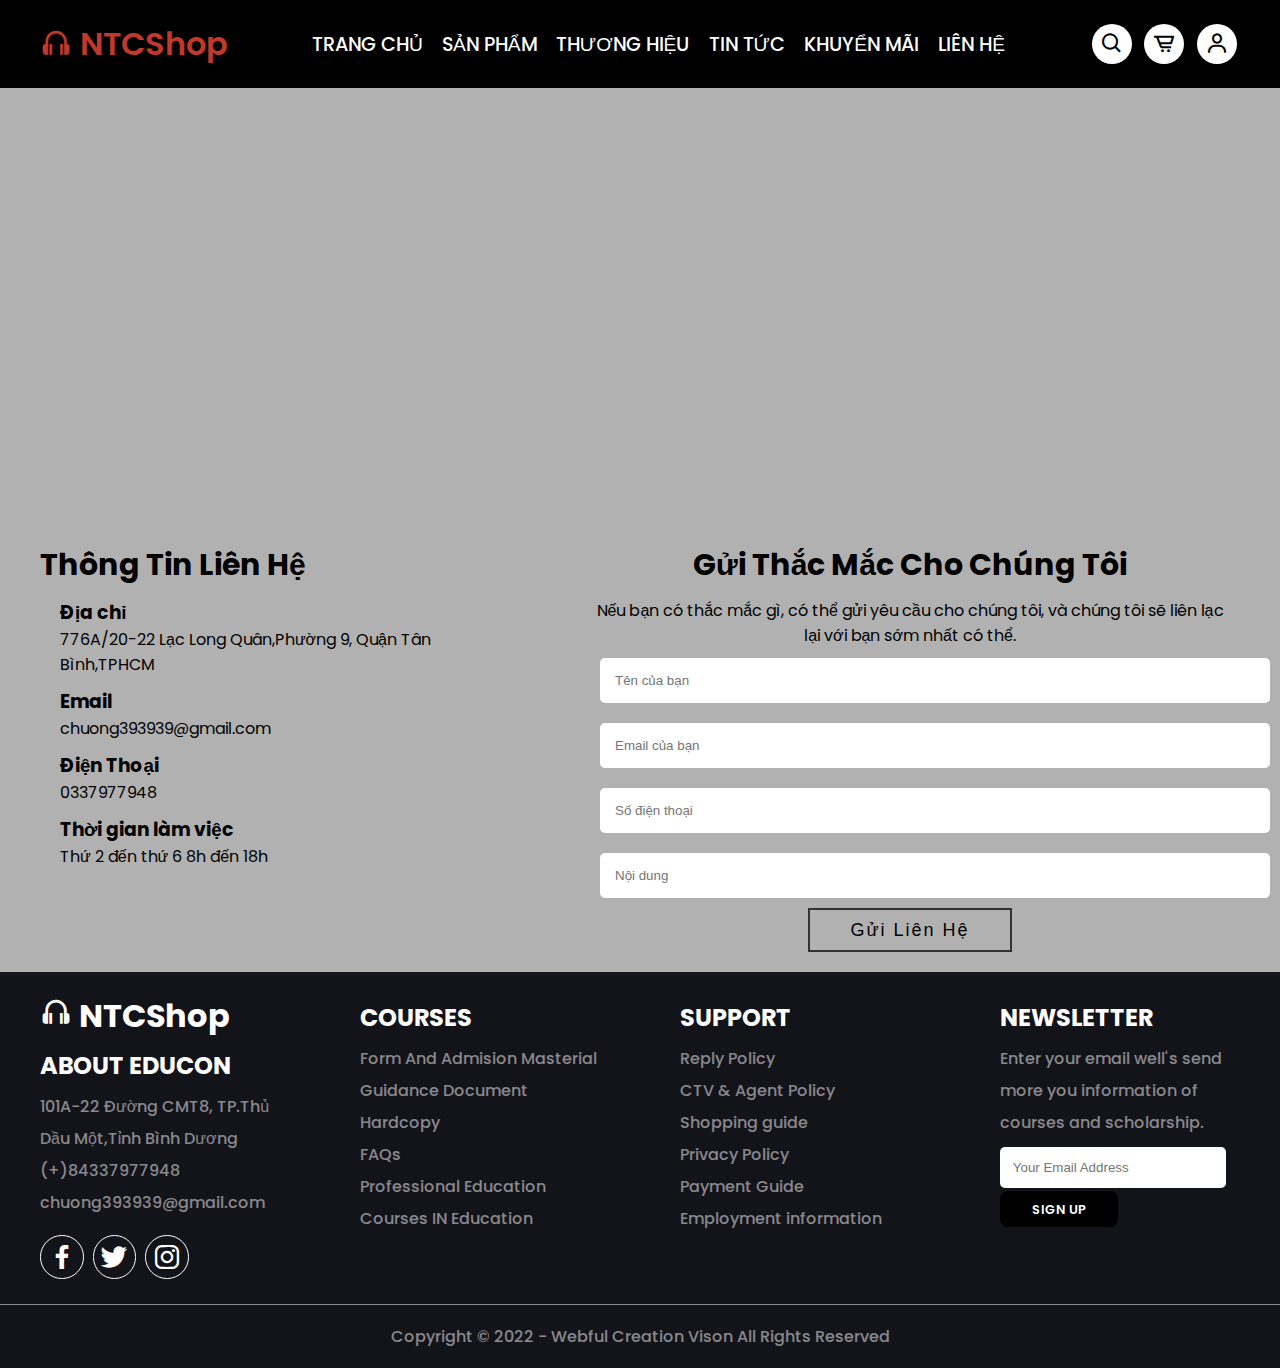
<file: lienhe.html>
<!DOCTYPE html>
<html lang="en">
<head>
    <meta charset="UTF-8">
    <meta http-equiv="X-UA-Compatible" content="IE=edge">
    <meta name="viewport" content="width=device-width, initial-scale=1.0">
    <link rel="stylesheet" href="./css/main.css">
    <link rel="stylesheet" href="./css/lienhe.css">
    <link href='https://unpkg.com/boxicons@2.1.2/css/boxicons.min.css' rel='stylesheet'>
    <link rel="stylesheet" href="https://unpkg.com/swiper@8/swiper-bundle.min.css"
/>
    <title>NTCShop</title>
</head>
<body>
    <nav>
        <div class="navbar">
            <a href="#" class="navbar_logo container">
                <i class='bx bx-headphone'></i>
                <span>NTCShop</span>
            </a>
            <ul class="menu-links container">
                <li><a href="index.html">TRANG CHỦ</a></li>
                <li class="showmenu">
                    <a href="sanpham.html">SẢN PHẨM</a>
                    <ul class="menu-links-items">
                        <li><a href="hp.html">HEADPHONE</a></li>
                        <li><a href="#">DAC/AMP</a></li>
                        <li><a href="#">DAP</a></li>
                        <li><a href="#">SPEAKER</a></li>
                        <li><a href="#">PHỤ KIỆN</a></li>
                    </ul>
                </li>
                <li><a href="thuonghieu.html">THƯƠNG HIỆU</a></li>
                <li><a href="tintuc.html">TIN TỨC</a></li>
                <li><a href="khuyenmai.html">KHUYỂN MÃI</a></li>
                <li><a href="lienhe.html">LIÊN HỆ</a></li>
            </ul>
            <div class="navbar_icon container">
                <i class='bx bx-search' id="search-icon"></i>
                <i class="bx bx-cart-alt" id="cart-icon"></i>
                <i class='bx bx-user' id="user-icon"></i>
            </div>
            <input type="search" class="navbar_search"  placeholder="search here...">
            <div class="navbar_cart">
                <div class="cart-box">
                    <img src="./img/collec1.png" alt="">
                    <div class="content">
                        <h3>Headphone & Earbuds</h3>
                        <p><span>$219</span>$199</p>
                        <div class="cart-quantity">
                            <input type="number" value="1">
                        </div>
                    </div>
                    <div class="cart-icon">
                        <i class='bx bx-x'></i>
                    </div>
                </div>

                <div class="cart-box">
                    <img src="./img/best1.jpg" alt="">
                    <div class="content">
                        <h3>Headphone & Earbuds</h3>
                        <p><span>$219</span>$199</p>
                        <div class="cart-quantity">
                            <input type="number" value="1">
                        </div>
                    </div>
                    <div class="cart-icon">
                        <i class='bx bx-x'></i>
                    </div>
                </div>

                <div class="cart-box">
                    <img src="./img/collec2.png" alt="">
                    <div class="content">
                        <h3>Headphone & Earbuds</h3>
                        <p><span>$219</span>$199</p>
                        <div class="cart-quantity">
                            <input type="number" value="1">
                        </div>
                    </div>
                    <div class="cart-icon">
                        <i class='bx bx-x'></i>
                    </div>
                </div>

                <div class="cart-box">
                    <img src="./img/collec3.png" alt="">
                    <div class="content">
                        <h3>Headphone & Earbuds</h3>
                        <p><span>$219</span>$199</p>
                        <div class="cart-quantity">
                            <input type="number" value="1">
                        </div>
                    </div>
                    <div class="cart-icon">
                        <i class='bx bx-x'></i>
                    </div>
                </div>
                <a href="#" class="cart-btn btn">Mua Ngay</a>
            </div>
            <div class="navbar_user">
                <h1>Đăng Nhập</h1>
                <div class="form">
                    <label>Email or Phone</label>
                    <input type="text">
                    <label>Password</label>
                    <input type="password">
                </div>
                <a href="#" class="user_btn btn">Đăng Nhập</a>
                <div class="user-login">
                    <span>Đăng ký tài khoản</span>
                    <a href="login.html" >Tại Đây</a>
                </div>
            </div>
        </div>
    </nav>

<!-- ----------------content---------------- -->
    <div class="contact">
        <div class="contact-map">
            <iframe class="body_map" src="https://www.google.com/maps/embed?pb=!1m18!1m12!1m3!1d3916.8905629702335!2d106.67965997320032!3d10.971632372195362!2m3!1f0!2f0!3f0!3m2!1i1024!2i768!4f13.1!3m3!1m2!1s0x3174d145e6e13e7d%3A0xadffcb92f2c88494!2zS0RDIFBow7ogSG_DoCAx!5e0!3m2!1svi!2s!4v1647617547780!5m2!1svi!2s" width="100%" height="400" style="border:0;" allowfullscreen="" loading="lazy"></iframe>
        </div>
        <div class="body_content container">
            <h1 class="body-title">Thông Tin Liên Hệ</h1>
            <div class="body_content-item">
                <i class="body-icon fa-solid fa-location-dot"></i>
                <div class="content">
                    <h3>Địa chỉ</h3>
                    <p>776A/20-22 Lạc Long Quân,Phường 9, Quận Tân Bình,TPHCM</p>
                </div>
            </div>
            <div class="body_content-item">
                <i class="body-icon fa-solid fa-envelope"></i>
                <div class="content">
                    <h3>Email</h3>
                    <p>chuong393939@gmail.com</p>
                </div>
            </div>
            <div class="body_content-item">
                <i class="body-icon fa-solid fa-phone-flip"></i>
                <div class="content">
                    <h3>Điện Thoại</h3>
                    <p>0337977948</p>
                </div>
            </div>
            <div class="body_content-item">
                <i class="body-icon fa-solid fa-clock"></i>
                <div class="content">
                    <h3>Thời gian làm việc</h3>
                    <p>Thứ 2 đến thứ 6 8h đến 18h</p>
                </div>
            </div>
        </div>
        <div class="body_form container">
            <h1 class="body-title">Gửi Thắc Mắc Cho Chúng Tôi</h1>
            <p class="body_form-content">Nếu bạn có thắc mắc gì, có thể gửi yêu cầu cho chúng tôi, và chúng tôi sẽ liên lạc lại với bạn sớm nhất có thể.</p>
            <input type="text" placeholder="Tên của bạn" class="body_form--input"><br>
            <input type="text" placeholder="Email của bạn" class="body_form--input">
            <input type="text" placeholder="Số điện thoại" class="body_form--input"><br>
            <input type="text" placeholder="Nội dung" class="body_form--input"><br>
            <div class="body_form-btn">
                <a href="#"><span>Gửi Liên Hệ</span></a>
            </div>
        </div>
    </div>
<!-- ------------------------------footer------------------- -->
    <footer>
        <div class="footer container">
            <div class="footer-box">
                <a href="#" class="footer_logo">
                    <i class='bx bx-headphone'></i>
                    <span>NTCShop</span>
                </a>
                <h3>ABOUT EDUCON</h3>
                <p>
                    101A-22 Đường CMT8, TP.Thủ Dầu Một,Tỉnh Bình Dương<br>
                    (+)84337977948<br>
                    chuong393939@gmail.com<br>
                    <div class="social">
                        <i class='bx bxl-facebook'></i>
                        <i class='bx bxl-twitter' ></i>
                        <i class='bx bxl-instagram'></i>
                    </div>
                </p>
            </div>

            <div class="footer-box">
                <h3>COURSES</h3>
                <p>
                    <a href="#">Form And Admision Masterial </a>
                    <a href="#">Guidance Document</a>
                    <a href="#">Hardcopy</a>
                    <a href="#">FAQs</a>
                    <a href="#">Professional Education</a>
                    <a href="#">Courses IN Education</a>
                </p>
            </div>

            <div class="footer-box">
                <h3>SUPPORT</h3>
                <p>
                    <a href="#">Reply Policy </a>
                    <a href="#">CTV & Agent Policy</a>
                    <a href="#">Shopping guide </a>
                    <a href="#">Privacy Policy </a>
                    <a href="#"> Payment Guide </a>
                    <a href="#">Employment information </a>
                
                </p>
            </div>

            <div class="footer-box">
                <h3>NEWSLETTER</h3>
                <p>
                    Enter your email well's send more you information of courses and scholarship.
                </p>
                <input type="email" placeholder="Your Email Address"><br>
                <a href="#" class="footer-btn btn">SIGN UP</a>
            </div>
        </div>
        <p class="footer-bottom">Copyright &copy 2022 - Webful Creation  Vison All Rights Reserved</p>
    </footer>
   <!-- --------script----------- -->
   <script src="./js/main.js"></script>
</body>
</html>
</file>
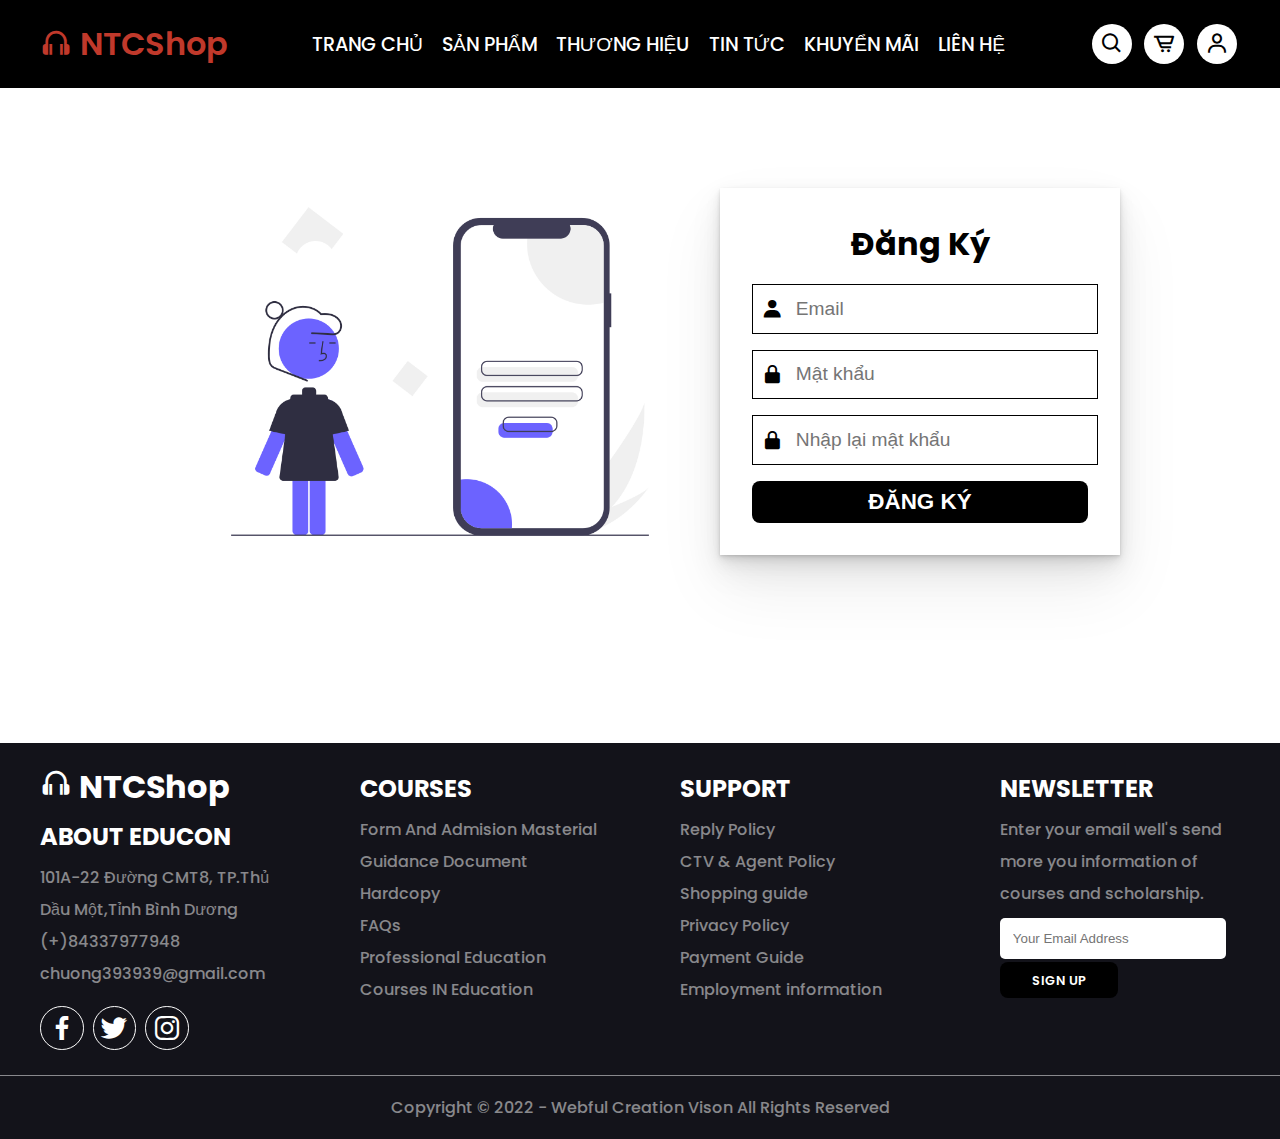
<file: login.html>
<!DOCTYPE html>
<html lang="en">
<head>
    <meta charset="UTF-8">
    <meta http-equiv="X-UA-Compatible" content="IE=edge">
    <meta name="viewport" content="width=device-width, initial-scale=1.0">
    <link rel="stylesheet" href="./css/main.css">
    <link rel="stylesheet" href="css/login.css">
    <link href='https://unpkg.com/boxicons@2.1.2/css/boxicons.min.css' rel='stylesheet'>
    <link rel="stylesheet" href="https://unpkg.com/swiper@8/swiper-bundle.min.css"/>
    <title>NTCShop</title>
</head>
<body>
    <nav>
        <div class="navbar">
            <a href="#" class="navbar_logo container">
                <i class='bx bx-headphone'></i>
                <span>NTCShop</span>
            </a>
            <ul class="menu-links container">
                <li><a href="index.html">TRANG CHỦ</a></li>
                <li class="showmenu">
                    <a href="sanpham.html">SẢN PHẨM</a>
                    <ul class="menu-links-items">
                        <li><a href="hp.html">HEADPHONE</a></li>
                        <li><a href="#">DAC/AMP</a></li>
                        <li><a href="#">DAP</a></li>
                        <li><a href="#">SPEAKER</a></li>
                        <li><a href="#">PHỤ KIỆN</a></li>
                    </ul>
                </li>
                <li><a href="thuonghieu.html">THƯƠNG HIỆU</a></li>
                <li><a href="tintuc.html">TIN TỨC</a></li>
                <li><a href="khuyenmai.html">KHUYỂN MÃI</a></li>
                <li><a href="lienhe.html">LIÊN HỆ</a></li>
            </ul>
            <div class="navbar_icon container">
                <i class='bx bx-search' id="search-icon"></i>
                <i class='bx bx-cart-alt' id="cart-icon" ></i>
                <i class='bx bx-user' id="user-icon"></i>
            </div>
            <input type="search" class="navbar_search"  placeholder="search here...">
            <div class="navbar_cart">
                <div class="cart-box">
                    <img src="./img/collec1.png" alt="">
                    <div class="content">
                        <h3>Headphone & Earbuds</h3>
                        <p><span>$219</span>$199</p>
                        <div class="cart-quantity">
                            <input type="number" value="1">
                        </div>
                    </div>
                    <div class="cart-icon">
                        <i class='bx bx-x'></i>
                    </div>
                </div>

                <div class="cart-box">
                    <img src="./img/best1.jpg" alt="">
                    <div class="content">
                        <h3>Headphone & Earbuds</h3>
                        <p><span>$219</span>$199</p>
                        <div class="cart-quantity">
                            <input type="number" value="1">
                        </div>
                    </div>
                    <div class="cart-icon">
                        <i class='bx bx-x'></i>
                    </div>
                </div>

                <div class="cart-box">
                    <img src="./img/collec2.png" alt="">
                    <div class="content">
                        <h3>Headphone & Earbuds</h3>
                        <p><span>$219</span>$199</p>
                        <div class="cart-quantity">
                            <input type="number" value="1">
                        </div>
                    </div>
                    <div class="cart-icon">
                        <i class='bx bx-x'></i>
                    </div>
                </div>

                <div class="cart-box">
                    <img src="./img/collec3.png" alt="">
                    <div class="content">
                        <h3>Headphone & Earbuds</h3>
                        <p><span>$219</span>$199</p>
                        <div class="cart-quantity">
                            <input type="number" value="1">
                        </div>
                    </div>
                    <div class="cart-icon">
                        <i class='bx bx-x'></i>
                    </div>
                </div>
                <a href="#" class="cart-btn btn">Mua Ngay</a>
            </div>
            <div class="navbar_user">
                <h1>Đăng Nhập</h1>
                <div class="form">
                    <label>Email or Phone</label>
                    <input type="text">
                    <label>Password</label>
                    <input type="password">
                </div>
                <a href="#" class="user_btn btn">Đăng Nhập</a>
                <div class="user-login">
                    <span>Đăng ký tài khoản</span>
                    <a href="login.html" >Tại Đây</a>
                </div>
            </div>
        </div>
    </nav>
<!-- --------------------content---------------- -->
    <section>
        <div class="login">
            <div class="login_img">
                <img src="img/undraw_Mobile_login_re_9ntv.png" alt="">
            </div>
            <div class="login_form">
                <h1>Đăng Ký</h1>
                <form action="index.html">
                    <div class="form-input">
                        <i class='bx bxs-user'></i>
                        <input type="text" placeholder="Email">
                    </div>
                    <div class="form-input">
                        <i class='bx bxs-lock-alt'></i>
                        <input type="password" placeholder="Mật khẩu">
                    </div><div class="form-input">
                        <i class='bx bxs-lock-alt'></i>
                        <input type="password" placeholder="Nhập lại mật khẩu">
                    </div>
                    <button class="btn">Đăng Ký</button>
                </form>
            </div>
        </div>
    </section>
<!-- ------------------------------footer------------------- -->
    <footer>
        <div class="footer container">
            <div class="footer-box">
                <a href="#" class="footer_logo">
                    <i class='bx bx-headphone'></i>
                    <span>NTCShop</span>
                </a>
                <h3>ABOUT EDUCON</h3>
                <p>
                    101A-22 Đường CMT8, TP.Thủ Dầu Một,Tỉnh Bình Dương<br>
                    (+)84337977948<br>
                    chuong393939@gmail.com<br>
                    <div class="social">
                        <i class='bx bxl-facebook'></i>
                        <i class='bx bxl-twitter' ></i>
                        <i class='bx bxl-instagram'></i>
                    </div>
                </p>
            </div>

            <div class="footer-box">
                <h3>COURSES</h3>
                <p>
                    <a href="#">Form And Admision Masterial </a>
                    <a href="#">Guidance Document</a>
                    <a href="#">Hardcopy</a>
                    <a href="#">FAQs</a>
                    <a href="#">Professional Education</a>
                    <a href="#">Courses IN Education</a>
                </p>
            </div>

            <div class="footer-box">
                <h3>SUPPORT</h3>
                <p>
                    <a href="#">Reply Policy </a>
                    <a href="#">CTV & Agent Policy</a>
                    <a href="#">Shopping guide </a>
                    <a href="#">Privacy Policy </a>
                    <a href="#"> Payment Guide </a>
                    <a href="#">Employment information </a>
                
                </p>
            </div>

            <div class="footer-box">
                <h3>NEWSLETTER</h3>
                <p>
                    Enter your email well's send more you information of courses and scholarship.
                </p>
                <input type="email" placeholder="Your Email Address"><br>
                <a href="#" class="footer-btn btn">SIGN UP</a>
            </div>
        </div>
        <p class="footer-bottom">Copyright &copy 2022 - Webful Creation  Vison All Rights Reserved</p>
    </footer>
    <!-- --------script----------- -->
    <script src="./js/main.js"></script>
</body>
</html>
</file>
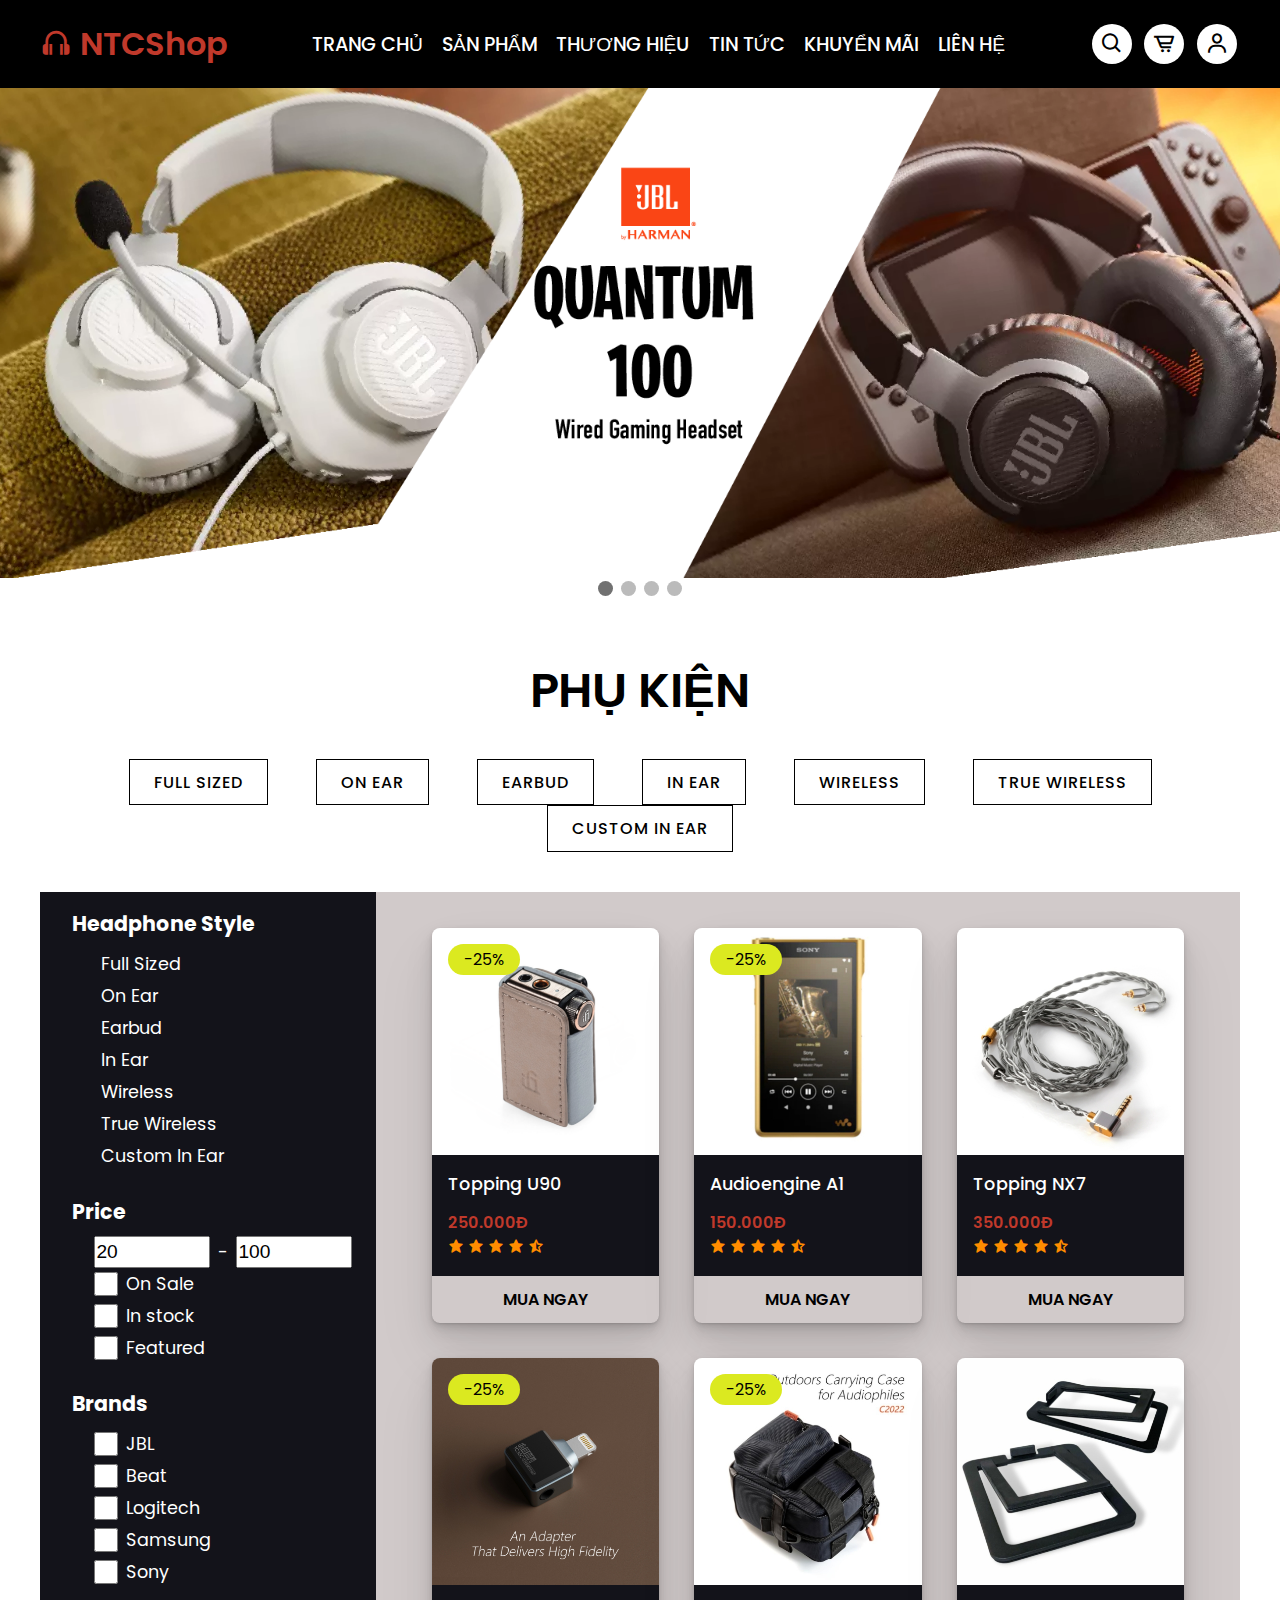
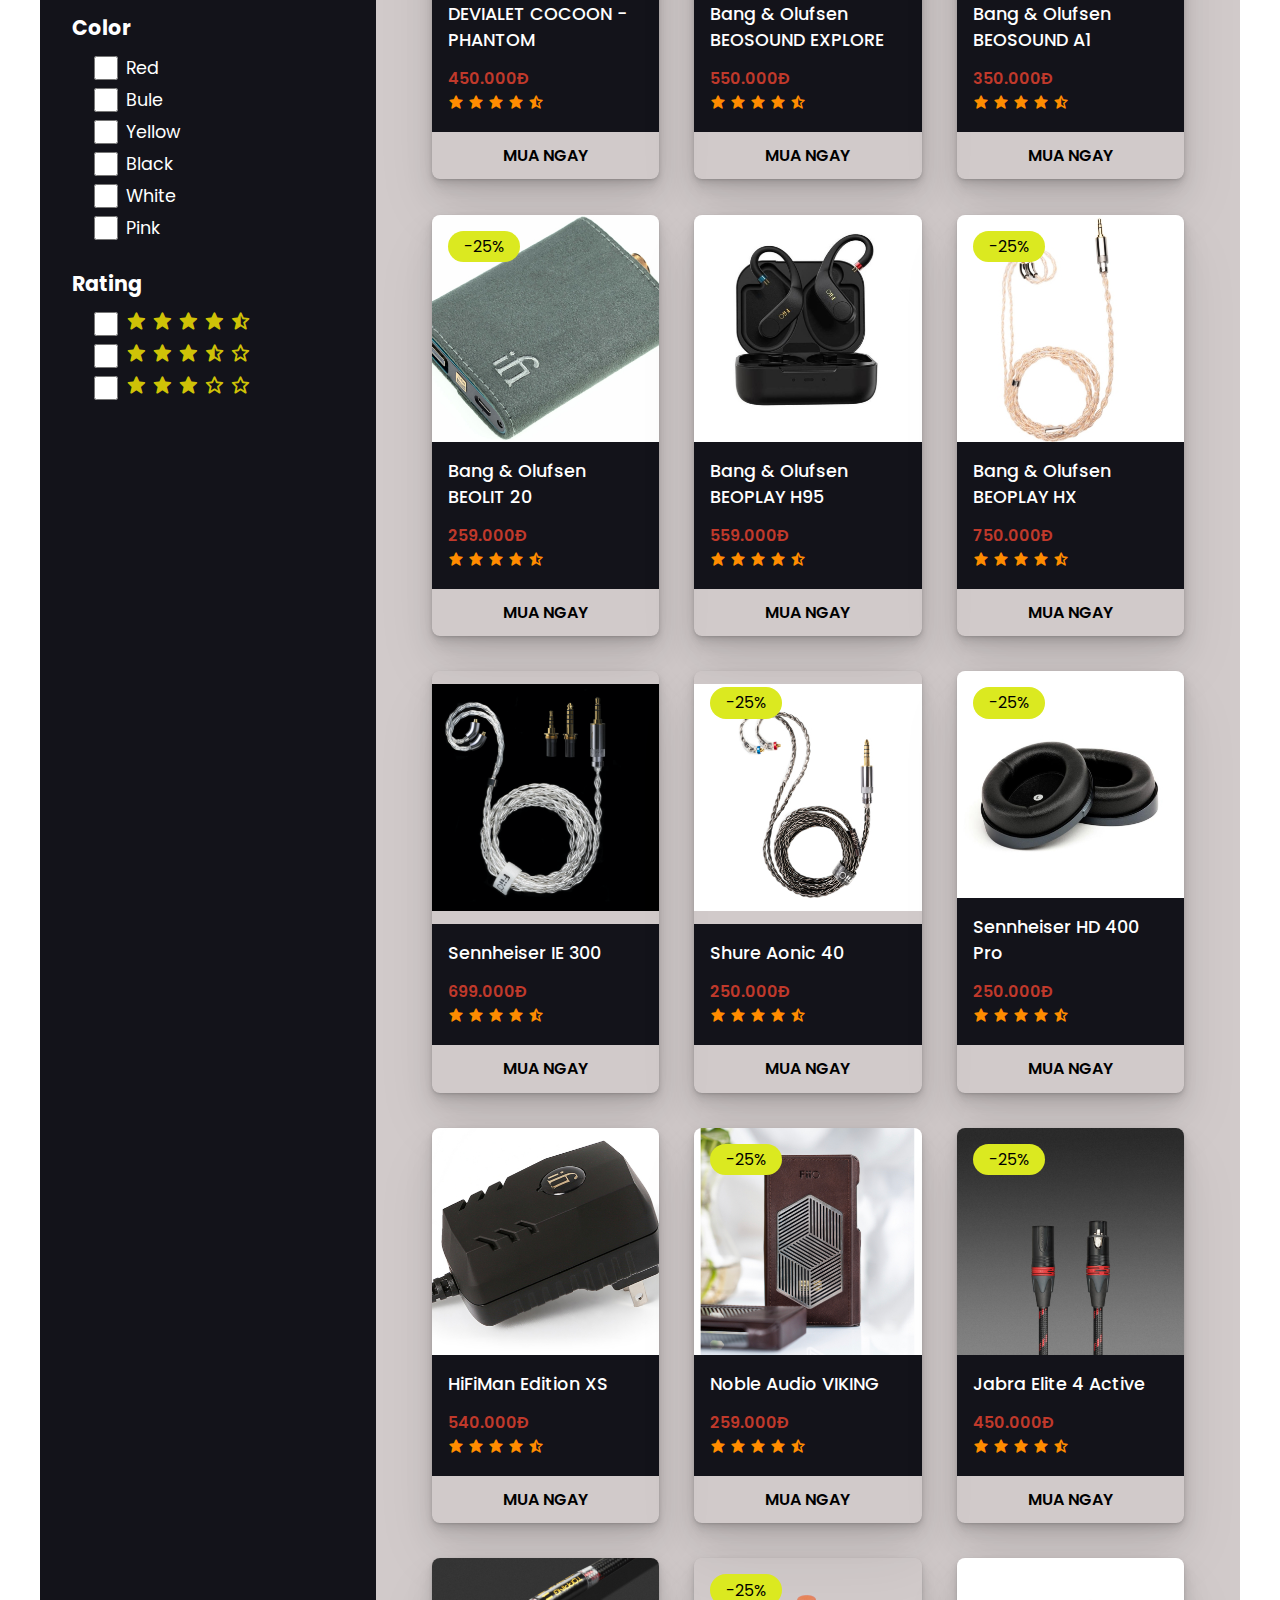
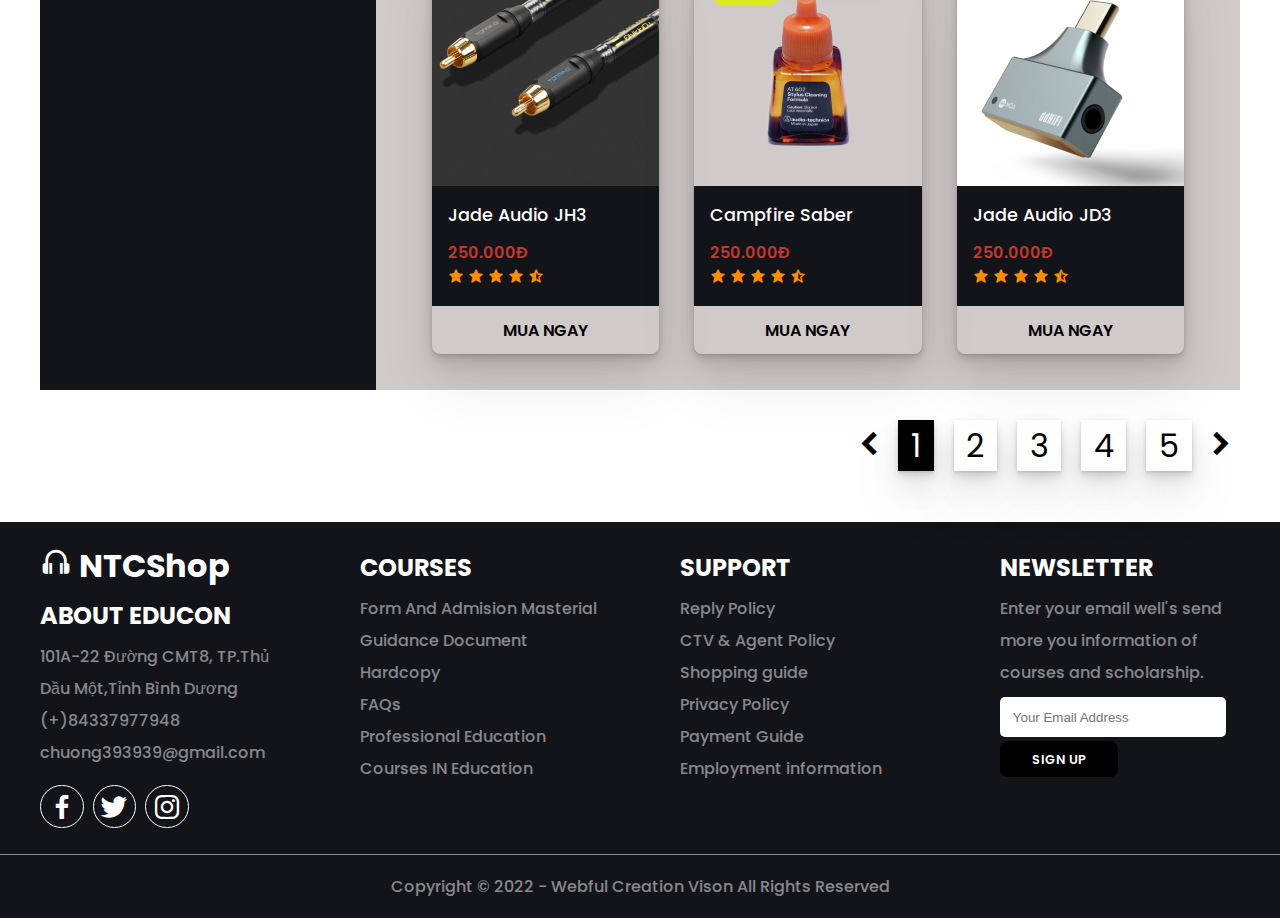
<file: phukien.html>
<!DOCTYPE html>
<html lang="en">
<head>
    <meta charset="UTF-8">
    <meta http-equiv="X-UA-Compatible" content="IE=edge">
    <meta name="viewport" content="width=device-width, initial-scale=1.0">
    <link rel="stylesheet" href="./css/hp.css">
    <link rel="stylesheet" href="./css/main.css">
    <link href='https://unpkg.com/boxicons@2.1.2/css/boxicons.min.css' rel='stylesheet'>
    <link rel="stylesheet" href="https://unpkg.com/swiper@8/swiper-bundle.min.css"
/>
    <title>NTCShop</title>
</head>
<body>
    <nav>
        <div class="navbar">
            <a href="#" class="navbar_logo container">
                <i class='bx bx-headphone'></i>
                <span>NTCShop</span>
            </a>
            <ul class="menu-links container">
                <li><a href="index.html">TRANG CHỦ</a></li>
                <li class="showmenu">
                    <a href="sanpham.html">SẢN PHẨM</a>
                    <ul class="menu-links-items">
                        <li><a href="hp.html">HEADPHONE</a></li>
                        <li><a href="dac.html">DAC/AMP</a></li>
                        <li><a href="dap.html">DAP</a></li>
                        <li><a href="speaker.html">SPEAKER</a></li>
                        <li><a href="phukien.html">PHỤ KIỆN</a></li>
                    </ul>
                </li>
                <li><a href="thuonghieu.html">THƯƠNG HIỆU</a></li>
                <li><a href="tintuc.html">TIN TỨC</a></li>
                <li><a href="khuyenmai.html">KHUYỂN MÃI</a></li>
                <li><a href="lienhe.html">LIÊN HỆ</a></li>
            </ul>
            <div class="navbar_icon container">
                <i class='bx bx-search' id="search-icon"></i>
                <i class="bx bx-cart-alt" id="cart-icon"></i>
                <i class='bx bx-user' id="user-icon"></i>
            </div>
            <input type="search" class="navbar_search"  placeholder="search here...">
            <div class="navbar_cart">
                <div class="cart-box">
                    <img src="./img/collec1.png" alt="">
                    <div class="content">
                        <h3>Headphone & Earbuds</h3>
                        <p><span>$219</span>$199</p>
                        <div class="cart-quantity">
                            <input type="number" value="1">
                        </div>
                    </div>
                    <div class="cart-icon">
                        <i class='bx bx-x'></i>
                    </div>
                </div>

                <div class="cart-box">
                    <img src="./img/best1.jpg" alt="">
                    <div class="content">
                        <h3>Headphone & Earbuds</h3>
                        <p><span>$219</span>$199</p>
                        <div class="cart-quantity">
                            <input type="number" value="1">
                        </div>
                    </div>
                    <div class="cart-icon">
                        <i class='bx bx-x'></i>
                    </div>
                </div>

                <div class="cart-box">
                    <img src="./img/collec2.png" alt="">
                    <div class="content">
                        <h3>Headphone & Earbuds</h3>
                        <p><span>$219</span>$199</p>
                        <div class="cart-quantity">
                            <input type="number" value="1">
                        </div>
                    </div>
                    <div class="cart-icon">
                        <i class='bx bx-x'></i>
                    </div>
                </div>

                <div class="cart-box">
                    <img src="./img/collec3.png" alt="">
                    <div class="content">
                        <h3>Headphone & Earbuds</h3>
                        <p><span>$219</span>$199</p>
                        <div class="cart-quantity">
                            <input type="number" value="1">
                        </div>
                    </div>
                    <div class="cart-icon">
                        <i class='bx bx-x'></i>
                    </div>
                </div>
                <a href="#" class="cart-btn btn">Mua Ngay</a>
            </div>
            <div class="navbar_user">
                <h1>Đăng Nhập</h1>
                <div class="form">
                    <label>Email or Phone</label>
                    <input type="text">
                    <label>Password</label>
                    <input type="password">
                </div>
                <a href="#" class="user_btn btn">Đăng Nhập</a>
                <div class="user-login">
                    <span>Đăng ký tài khoản</span>
                    <a href="login.html" >Tại Đây</a>
                </div>
            </div>
        </div>
    </nav>
<!-- -----------slider--------- -->
    <div class="slideshow-container">

        <div class="mySlides fade">
            <img src="./img/slider1.png" style="width:100%">
        </div>
        
        <div class="mySlides fade">
            <img src="./img/slider2.png" style="width:100%">
        </div>
        
        <div class="mySlides fade">
            <img src="./img/silder3.png" style="width:100%">
        </div>

        <div class="mySlides fade">
            <img src="./img/slider4.png" style="width:100%">
        </div>
        
    </div>
        
    <div style="text-align:center">
        <span class="dot"></span> 
        <span class="dot"></span> 
        <span class="dot"></span> 
        <span class="dot"></span>
        
    </div>
<!-- ----------------content---------------- -->
    <section>
        <div class="content_top container">
            <h1>PHỤ KIỆN</h1>
            <div class="top_btn">
                <a href="#"><span>FULL SIZED</span></a>
                <a href="#"><span>ON EAR</span></a>
                <a href="#"><span>EARBUD</span></a>
                <a href="#"><span>IN EAR</span></a>
                <a href="#"><span>WIRELESS</span></a>
                <a href="#"><span>TRUE WIRELESS</span></a>
                <a href="#"><span>CUSTOM IN EAR</span></a>
            </div>
        </div>
        <div class="container">
            <div class="allproduct ">
                <div class="product-left">
                    <div class="box">
                        <h3>Headphone Style</h3>
                        <a href="#">Full Sized</a>
                        <a href="#">On Ear</a>
                        <a href="#">Earbud</a>
                        <a href="#">In Ear</a>
                        <a href="#">Wireless</a>
                        <a href="#">True Wireless</a>
                        <a href="#">Custom In Ear</a>
                    </div>
        <!-- --------------box2---------------------- -->
                    <div class="box">
                        <h3>Price</h3>
                        <div class="price-input">
                            <input type="number" value="20">
                            <span>-</span>
                            <input type="number" value="100">
                        </div>
                        <div class="price-check">
                            <div class="price-check-item">
                                <input type="checkbox">
                                <span>On Sale</span>
                            </div>
                            <div class="price-check-item">
                                <input type="checkbox">
                                <span>In stock</span>
                            </div>
                            <div class="price-check-item">
                                <input type="checkbox">
                                <span>Featured</span>
                            </div>
                        </div>
                    </div>
        <!-- -------------------box3---------------- -->
                    <div class="box">
                        <h3>Brands</h3>
                        <div class="price-check">
                            <div class="price-check-item">
                                <input type="checkbox">
                                <span>JBL</span>
                            </div>
                            <div class="price-check-item">
                                <input type="checkbox">
                                <span>Beat</span>
                            </div>
                            <div class="price-check-item">
                                <input type="checkbox">
                                <span>Logitech</span>
                            </div>
                            <div class="price-check-item">
                                <input type="checkbox">
                                <span>Samsung</span>
                            </div>
                            <div class="price-check-item">
                                <input type="checkbox">
                                <span>Sony</span>
                            </div>
                        </div>
                    </div>
        <!-- ------------------box4---------- -->
                    <div class="box">
                        <h3>Color</h3>
                        <div class="price-check">
                            <div class="price-check-item">
                                <input type="checkbox">
                                <span>Red</span>
                            </div>
                            <div class="price-check-item">
                                <input type="checkbox">
                                <span>Bule</span>
                            </div>
                            <div class="price-check-item">
                                <input type="checkbox">
                                <span>Yellow</span>
                            </div>
                            <div class="price-check-item">
                                <input type="checkbox">
                                <span>Black</span>
                            </div>
                            <div class="price-check-item">
                                <input type="checkbox">
                                <span>White</span>
                            </div>
                            <div class="price-check-item">
                                <input type="checkbox">
                                <span>Pink</span>
                            </div>
                        </div>
                    </div>
        <!-- ------------------box5---------- -->
                    <div class="box">
                        <h3>Rating</h3>
                        <div class="price-check">
                            <div class="price-check-item">
                                <input type="checkbox">
                                <div class="price-check-icon">
                                    <i class='bx bxs-star'></i>
                                    <i class='bx bxs-star'></i>
                                    <i class='bx bxs-star'></i>
                                    <i class='bx bxs-star'></i>
                                    <i class='bx bxs-star-half'></i>
                                </div>
                            </div>
                            <div class="price-check-item">
                                <input type="checkbox">
                                <div class="price-check-icon">
                                    <i class='bx bxs-star'></i>
                                    <i class='bx bxs-star'></i>
                                    <i class='bx bxs-star'></i>
                                    <i class='bx bxs-star-half'></i>
                                    <i class='bx bx-star' ></i>
                                </div>
                            </div>
                            <div class="price-check-item">
                                <input type="checkbox">
                                <div class="price-check-icon">
                                    <i class='bx bxs-star'></i>
                                    <i class='bx bxs-star'></i>
                                    <i class='bx bxs-star'></i>
                                    <i class='bx bx-star' ></i>
                                    <i class='bx bx-star' ></i>
                                </div>
                            </div>
                        </div>
                    </div>
                </div>
        <!-- -----------------allproduct------------ -->
        <div class="box_container grid container">
            <!-- --------box1------------ -->
            <div class="box">
                <div class="box_promotion">
                    <span>-25%</span>
                </div>
                <div class="box_icon">
                    <i href="#" class='bx bxs-cart-alt' ></i>
                    <i href="#" class='bx bxs-heart' ></i>
                </div>
                <div class="box_img">
                    <img src="./img/phukien/pk1.png" alt="">
                </div>
                <div class="box_content">
                    <p>Topping U90</p>
                    <span>250.000Đ</span>
                    <div class="box_content-icon">
                        <i class='bx bxs-star'></i>
                        <i class='bx bxs-star'></i>
                        <i class='bx bxs-star'></i>
                        <i class='bx bxs-star'></i>
                        <i class='bx bxs-star-half'></i>
                    </div>
                </div>
                <div class="box_btn">
                    <a href="detailproduct.html" class="btn">Mua Ngay</a>
                </div>
            </div>
             <!-- --------box2------------ -->
             <div class="box">
                <div class="box_promotion">
                    <span>-25%</span>
                </div>
                <div class="box_icon">
                    <i href="#" class='bx bxs-cart-alt' ></i>
                    <i href="#" class='bx bxs-heart' ></i>
                </div>
                <div class="box_img">
                    <img src="./img/phukien/pk2.jpeg" alt="">
                </div>
                <div class="box_content">
                    <p>Audioengine A1</p>
                    <span>150.000Đ</span>
                    <div class="box_content-icon">
                        <i class='bx bxs-star'></i>
                        <i class='bx bxs-star'></i>
                        <i class='bx bxs-star'></i>
                        <i class='bx bxs-star'></i>
                        <i class='bx bxs-star-half'></i>
                    </div>
                </div>
                <div class="box_btn">
                    <a href="detailproduct.html" class="btn">Mua Ngay</a>
                </div>
            </div>
             <!-- --------box3------------ -->
             <div class="box">
                <div class="box_icon">
                    <i href="#" class='bx bxs-cart-alt' ></i>
                    <i href="#" class='bx bxs-heart' ></i>
                </div>
                <div class="box_img">
                    <img src="./img/phukien/pk3.jpg" alt="">
                </div>
                <div class="box_content">
                    <p>Topping NX7</p>
                    <span>350.000Đ</span>
                    <div class="box_content-icon">
                        <i class='bx bxs-star'></i>
                        <i class='bx bxs-star'></i>
                        <i class='bx bxs-star'></i>
                        <i class='bx bxs-star'></i>
                        <i class='bx bxs-star-half'></i>
                    </div>
                </div>
                <div class="box_btn">
                    <a href="detailproduct.html" class="btn">Mua Ngay</a>
                </div>
            </div>
             <!-- --------box4------------ -->
             <div class="box">
                <div class="box_promotion">
                    <span>-25%</span>
                </div>
                <div class="box_icon">
                    <i href="#" class='bx bxs-cart-alt' ></i>
                    <i href="#" class='bx bxs-heart' ></i>
                </div>
                <div class="box_img">
                    <img src="./img/phukien/pk4.jpg">
                </div>
                <div class="box_content">
                    <p>DEVIALET COCOON - PHANTOM</p>
                    <span>450.000Đ</span>
                    <div class="box_content-icon">
                        <i class='bx bxs-star'></i>
                        <i class='bx bxs-star'></i>
                        <i class='bx bxs-star'></i>
                        <i class='bx bxs-star'></i>
                        <i class='bx bxs-star-half'></i>
                    </div>
                </div>
                <div class="box_btn">
                    <a href="detailproduct.html" class="btn">Mua Ngay</a>
                </div>
            </div>
             <!-- --------box5------------ -->
             <div class="box">
                 <div class="box_promotion">
                    <span>-25%</span>
                </div>
                <div class="box_icon">
                    <i href="#" class='bx bxs-cart-alt' ></i>
                    <i href="#" class='bx bxs-heart' ></i>
                </div>
                <div class="box_img">
                    <img src="./img/phukien/pk5.jpeg">
                </div>
                <div class="box_content">
                    <p>Bang & Olufsen BEOSOUND EXPLORE</p>
                    <span>550.000Đ</span>
                    <div class="box_content-icon">
                        <i class='bx bxs-star'></i>
                        <i class='bx bxs-star'></i>
                        <i class='bx bxs-star'></i>
                        <i class='bx bxs-star'></i>
                        <i class='bx bxs-star-half'></i>
                    </div>
                </div>
                <div class="box_btn">
                    <a href="detailproduct.html" class="btn">Mua Ngay</a>
                </div>
            </div>
             <!-- --------box6------------ -->
             <div class="box">
                <div class="box_icon">
                    <i href="#" class='bx bxs-cart-alt' ></i>
                    <i href="#" class='bx bxs-heart' ></i>
                </div>
                <div class="box_img">
                    <img src="./img/phukien/pk6.jpeg">
                </div>
                <div class="box_content">
                    <p>Bang & Olufsen BEOSOUND A1</p>
                    <span>350.000Đ</span>
                    <div class="box_content-icon">
                        <i class='bx bxs-star'></i>
                        <i class='bx bxs-star'></i>
                        <i class='bx bxs-star'></i>
                        <i class='bx bxs-star'></i>
                        <i class='bx bxs-star-half'></i>
                    </div>
                </div>
                <div class="box_btn">
                    <a href="detailproduct.html" class="btn">Mua Ngay</a>
                </div>
            </div>
             <!-- --------box7------------ -->
             <div class="box">
                <div class="box_promotion">
                    <span>-25%</span>
                </div>
                <div class="box_icon">
                    <i href="#" class='bx bxs-cart-alt' ></i>
                    <i href="#" class='bx bxs-heart' ></i>
                </div>
                <div class="box_img">
                    <img src="./img/phukien/pk7.jpg">
                </div>
                <div class="box_content">
                    <p>Bang & Olufsen BEOLIT 20</p>
                    <span>259.000Đ</span>
                    <div class="box_content-icon">
                        <i class='bx bxs-star'></i>
                        <i class='bx bxs-star'></i>
                        <i class='bx bxs-star'></i>
                        <i class='bx bxs-star'></i>
                        <i class='bx bxs-star-half'></i>
                    </div>
                </div>
                <div class="box_btn">
                    <a href="detailproduct.html" class="btn">Mua Ngay</a>
                </div>
            </div>
             <!-- --------box8------------ -->
             <div class="box">
                <div class="box_icon">
                    <i href="#" class='bx bxs-cart-alt' ></i>
                    <i href="#" class='bx bxs-heart' ></i>
                </div>
                <div class="box_img">
                    <img src="./img/phukien/pk8.jpg">
                </div>
                <div class="box_content">
                    <p>Bang & Olufsen BEOPLAY H95</p>
                    <span>559.000Đ</span>
                    <div class="box_content-icon">
                        <i class='bx bxs-star'></i>
                        <i class='bx bxs-star'></i>
                        <i class='bx bxs-star'></i>
                        <i class='bx bxs-star'></i>
                        <i class='bx bxs-star-half'></i>
                    </div>
                </div>
                <div class="box_btn">
                    <a href="detailproduct.html" class="btn">Mua Ngay</a>
                </div>
            </div>
             <!-- --------box9------------ -->
             <div class="box">
                <div class="box_promotion">
                    <span>-25%</span>
                </div>
                <div class="box_icon">
                    <i href="#" class='bx bxs-cart-alt' ></i>
                    <i href="#" class='bx bxs-heart' ></i>
                </div>
                <div class="box_img">
                    <img src="./img/phukien/pk9.jpg">
                </div>
                <div class="box_content">
                    <p>Bang & Olufsen BEOPLAY HX</p>
                    <span>750.000Đ</span>
                    <div class="box_content-icon">
                        <i class='bx bxs-star'></i>
                        <i class='bx bxs-star'></i>
                        <i class='bx bxs-star'></i>
                        <i class='bx bxs-star'></i>
                        <i class='bx bxs-star-half'></i>
                    </div>
                </div>
                <div class="box_btn">
                    <a href="detailproduct.html" class="btn">Mua Ngay</a>
                </div>
            </div>
             <!-- --------box10------------ -->
             <div class="box">
                <div class="box_icon">
                    <i href="#" class='bx bxs-cart-alt' ></i>
                    <i href="#" class='bx bxs-heart' ></i>
                </div>
                <div class="box_img">
                    <img src="./img/phukien/pk10.png">
                </div>
                <div class="box_content">
                    <p>Sennheiser IE 300</p>
                    <span>699.000Đ</span>
                    <div class="box_content-icon">
                        <i class='bx bxs-star'></i>
                        <i class='bx bxs-star'></i>
                        <i class='bx bxs-star'></i>
                        <i class='bx bxs-star'></i>
                        <i class='bx bxs-star-half'></i>
                    </div>
                </div>
                <div class="box_btn">
                    <a href="detailproduct.html" class="btn">Mua Ngay</a>
                </div>
            </div>
            <!-- --------box1------------ -->
            <div class="box">
                <div class="box_promotion">
                    <span>-25%</span>
                </div>
                <div class="box_icon">
                    <i href="#" class='bx bxs-cart-alt' ></i>
                    <i href="#" class='bx bxs-heart' ></i>
                </div>
                <div class="box_img">
                    <img src="./img/phukien/pk11.jpg">
                </div>
                <div class="box_content">
                    <p>Shure Aonic 40</p>
                    <span>250.000Đ</span>
                    <div class="box_content-icon">
                        <i class='bx bxs-star'></i>
                        <i class='bx bxs-star'></i>
                        <i class='bx bxs-star'></i>
                        <i class='bx bxs-star'></i>
                        <i class='bx bxs-star-half'></i>
                    </div>
                </div>
                <div class="box_btn">
                    <a href="detailproduct.html" class="btn">Mua Ngay</a>
                </div>
            </div>
            <!-- --------box1------------ -->
            <div class="box">
                <div class="box_promotion">
                    <span>-25%</span>
                </div>
                <div class="box_icon">
                    <i href="#" class='bx bxs-cart-alt' ></i>
                    <i href="#" class='bx bxs-heart' ></i>
                </div>
                <div class="box_img">
                    <img src="./img/phukien/pk12.jpg">
                </div>
                <div class="box_content">
                    <p>Sennheiser HD 400 Pro</p>
                    <span>250.000Đ</span>
                    <div class="box_content-icon">
                        <i class='bx bxs-star'></i>
                        <i class='bx bxs-star'></i>
                        <i class='bx bxs-star'></i>
                        <i class='bx bxs-star'></i>
                        <i class='bx bxs-star-half'></i>
                    </div>
                </div>
                <div class="box_btn">
                    <a href="detailproduct.html" class="btn">Mua Ngay</a>
                </div>
            </div>
            <!-- --------box1------------ -->
            <div class="box">
                <div class="box_icon">
                    <i href="#" class='bx bxs-cart-alt' ></i>
                    <i href="#" class='bx bxs-heart' ></i>
                </div>
                <div class="box_img">
                    <img src="./img/phukien/pk13.jpg" alt="">
                </div>
                <div class="box_content">
                    <p>HiFiMan Edition XS</p>
                    <span>540.000Đ</span>
                    <div class="box_content-icon">
                        <i class='bx bxs-star'></i>
                        <i class='bx bxs-star'></i>
                        <i class='bx bxs-star'></i>
                        <i class='bx bxs-star'></i>
                        <i class='bx bxs-star-half'></i>
                    </div>
                </div>
                <div class="box_btn">
                    <a href="detailproduct.html" class="btn">Mua Ngay</a>
                </div>
            </div>
            <!-- --------box1------------ -->
            <div class="box">
                <div class="box_promotion">
                    <span>-25%</span>
                </div>
                <div class="box_icon">
                    <i href="#" class='bx bxs-cart-alt' ></i>
                    <i href="#" class='bx bxs-heart' ></i>
                </div>
                <div class="box_img">
                    <img src="./img/phukien/pk14.jpeg">
                </div>
                <div class="box_content">
                    <p>Noble Audio VIKING</p>
                    <span>259.000Đ</span>
                    <div class="box_content-icon">
                        <i class='bx bxs-star'></i>
                        <i class='bx bxs-star'></i>
                        <i class='bx bxs-star'></i>
                        <i class='bx bxs-star'></i>
                        <i class='bx bxs-star-half'></i>
                    </div>
                </div>
                <div class="box_btn">
                    <a href="detailproduct.html" class="btn">Mua Ngay</a>
                </div>
            </div>
            <!-- --------box1------------ -->
            <div class="box">
                <div class="box_promotion">
                    <span>-25%</span>
                </div>
                <div class="box_icon">
                    <i href="#" class='bx bxs-cart-alt' ></i>
                    <i href="#" class='bx bxs-heart' ></i>
                </div>
                <div class="box_img">
                    <img src="./img/phukien/pk15.jpeg">
                </div>
                <div class="box_content">
                    <p>Jabra Elite 4 Active</p>
                    <span>450.000Đ</span>
                    <div class="box_content-icon">
                        <i class='bx bxs-star'></i>
                        <i class='bx bxs-star'></i>
                        <i class='bx bxs-star'></i>
                        <i class='bx bxs-star'></i>
                        <i class='bx bxs-star-half'></i>
                    </div>
                </div>
                <div class="box_btn">
                    <a href="detailproduct.html" class="btn">Mua Ngay</a>
                </div>
            </div>
            <!-- --------box1------------ -->
            <div class="box">
                <div class="box_icon">
                    <i href="#" class='bx bxs-cart-alt' ></i>
                    <i href="#" class='bx bxs-heart' ></i>
                </div>
                <div class="box_img">
                    <img src="./img/phukien/pk16.jpeg">
                </div>
                <div class="box_content">
                    <p>Jade Audio JH3</p>
                    <span>250.000Đ</span>
                    <div class="box_content-icon">
                        <i class='bx bxs-star'></i>
                        <i class='bx bxs-star'></i>
                        <i class='bx bxs-star'></i>
                        <i class='bx bxs-star'></i>
                        <i class='bx bxs-star-half'></i>
                    </div>
                </div>
                <div class="box_btn">
                    <a href="detailproduct.html" class="btn">Mua Ngay</a>
                </div>
            </div>
            <!-- --------box1------------ -->
            <div class="box">
                <div class="box_promotion">
                    <span>-25%</span>
                </div>
                <div class="box_icon">
                    <i href="#" class='bx bxs-cart-alt' ></i>
                    <i href="#" class='bx bxs-heart' ></i>
                </div>
                <div class="box_img">
                    <img src="./img/phukien/pk17.png">
                </div>
                <div class="box_content">
                    <p>Campfire Saber</p>
                    <span>250.000Đ</span>
                    <div class="box_content-icon">
                        <i class='bx bxs-star'></i>
                        <i class='bx bxs-star'></i>
                        <i class='bx bxs-star'></i>
                        <i class='bx bxs-star'></i>
                        <i class='bx bxs-star-half'></i>
                    </div>
                </div>
                <div class="box_btn">
                    <a href="detailproduct.html" class="btn">Mua Ngay</a>
                </div>
            </div>
            <!-- --------box1------------ -->
            <div class="box">
                <div class="box_icon">
                    <i href="#" class='bx bxs-cart-alt' ></i>
                    <i href="#" class='bx bxs-heart' ></i>
                </div>
                <div class="box_img">
                    <img src="./img/phukien/pk18.png">
                </div>
                <div class="box_content">
                    <p>Jade Audio JD3</p>
                    <span>250.000Đ</span>
                    <div class="box_content-icon">
                        <i class='bx bxs-star'></i>
                        <i class='bx bxs-star'></i>
                        <i class='bx bxs-star'></i>
                        <i class='bx bxs-star'></i>
                        <i class='bx bxs-star-half'></i>
                    </div>
                </div>
                <div class="box_btn">
                    <a href="detailproduct.html" class="btn">Mua Ngay</a>
                </div>
            </div>         
        </div>
            </div>
            <div class="number">
                <div class="number-icon">
                    <i class='bx bxs-chevron-left'></i>
                </div>
                <div class="number-links">
                    <a href="#" class="number-link active">1</a>
                    <a href="#" class="number-link">2</a>
                    <a href="#" class="number-link">3</a>
                    <a href="#" class="number-link">4</a>
                    <a href="#" class="number-link">5</a>
                </div>
                <div class="number-icon">
                    <i class='bx bxs-chevron-right'></i>
                </div>
            </div>
        </div>
    </section>
<!-- ------------------------------footer------------------- -->
    <footer>
        <div class="footer container">
            <div class="footer-box">
                <a href="#" class="footer_logo">
                    <i class='bx bx-headphone'></i>
                    <span>NTCShop</span>
                </a>
                <h3>ABOUT EDUCON</h3>
                <p>
                    101A-22 Đường CMT8, TP.Thủ Dầu Một,Tỉnh Bình Dương<br>
                    (+)84337977948<br>
                    chuong393939@gmail.com<br>
                    <div class="social">
                        <i class='bx bxl-facebook'></i>
                        <i class='bx bxl-twitter' ></i>
                        <i class='bx bxl-instagram'></i>
                    </div>
                </p>
            </div>

            <div class="footer-box">
                <h3>COURSES</h3>
                <p>
                    <a href="#">Form And Admision Masterial </a>
                    <a href="#">Guidance Document</a>
                    <a href="#">Hardcopy</a>
                    <a href="#">FAQs</a>
                    <a href="#">Professional Education</a>
                    <a href="#">Courses IN Education</a>
                </p>
            </div>

            <div class="footer-box">
                <h3>SUPPORT</h3>
                <p>
                    <a href="#">Reply Policy </a>
                    <a href="#">CTV & Agent Policy</a>
                    <a href="#">Shopping guide </a>
                    <a href="#">Privacy Policy </a>
                    <a href="#"> Payment Guide </a>
                    <a href="#">Employment information </a>
                
                </p>
            </div>

            <div class="footer-box">
                <h3>NEWSLETTER</h3>
                <p>
                    Enter your email well's send more you information of courses and scholarship.
                </p>
                <input type="email" placeholder="Your Email Address"><br>
                <a href="#" class="footer-btn btn">SIGN UP</a>
            </div>
        </div>
        <p class="footer-bottom">Copyright &copy 2022 - Webful Creation  Vison All Rights Reserved</p>
    </footer>
   <!-- --------script----------- -->
   <script src="./js/main.js"></script>
</body>
</html>
</file>
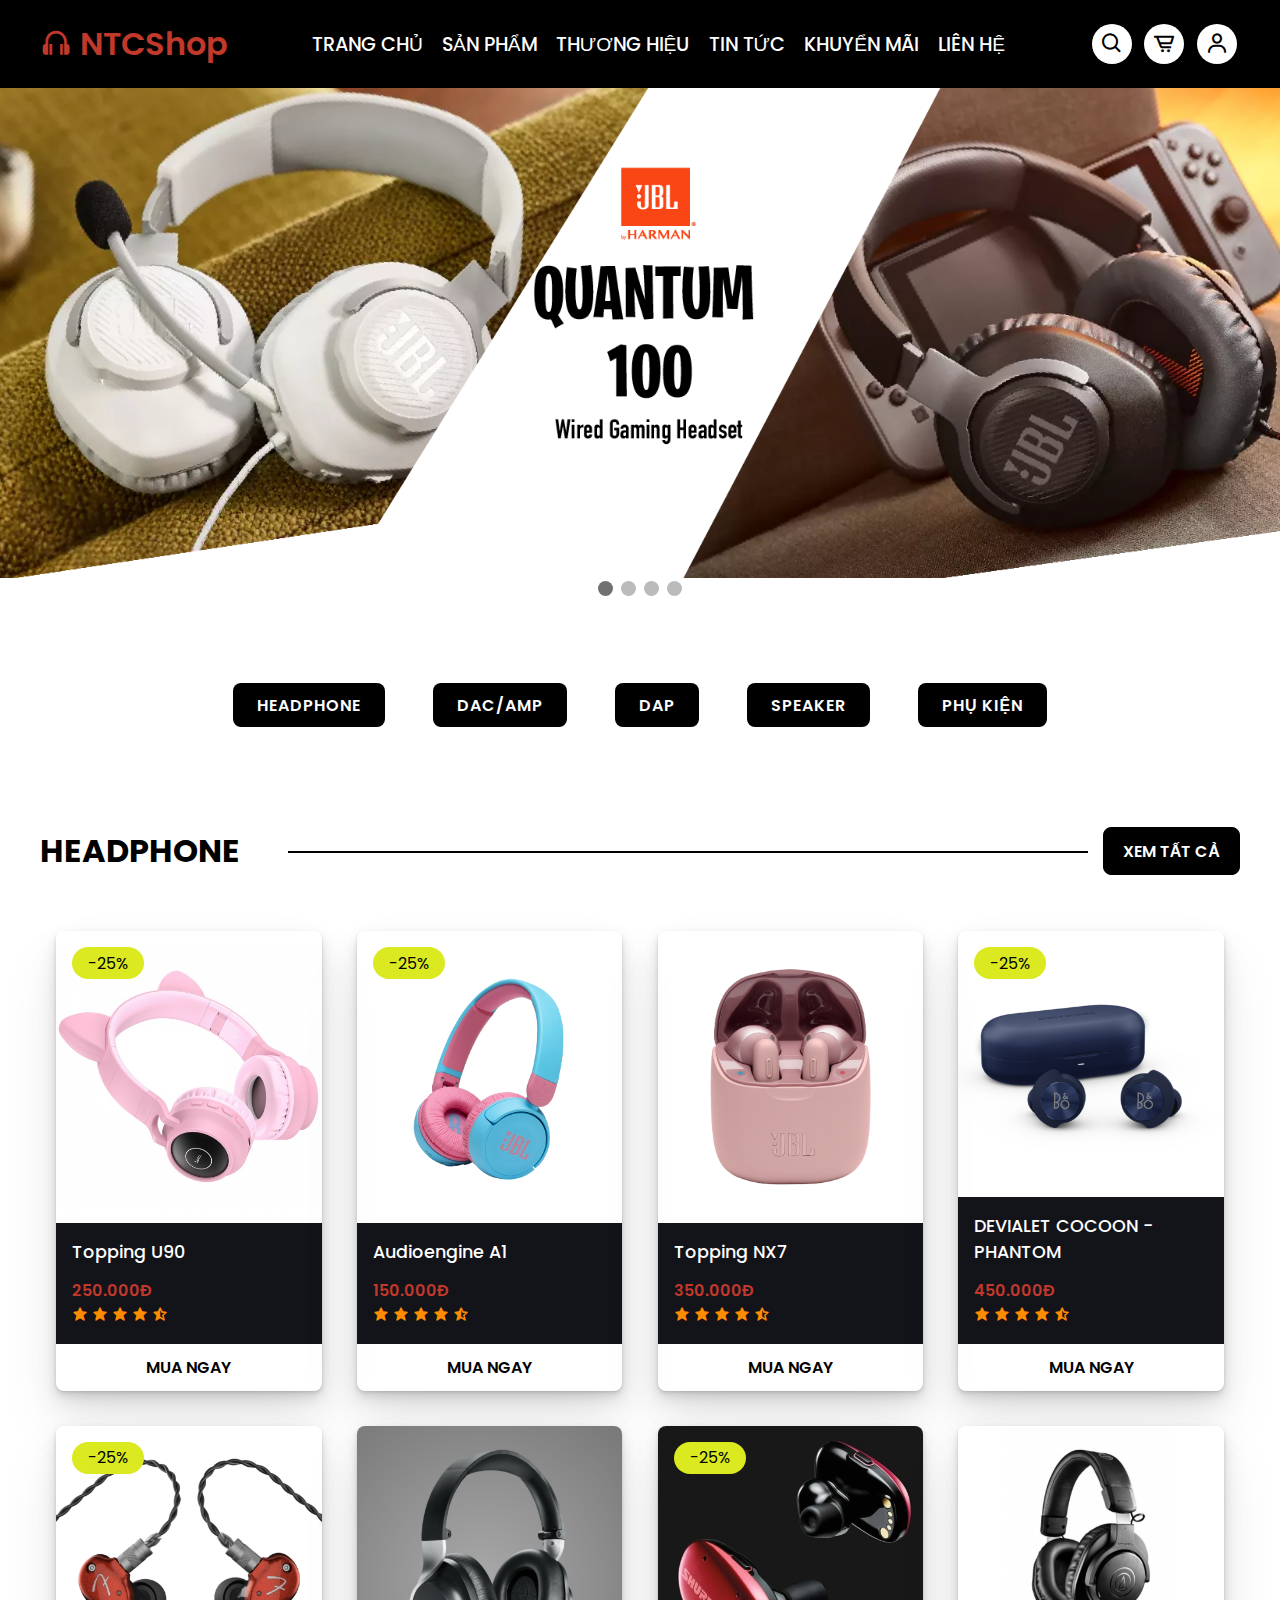
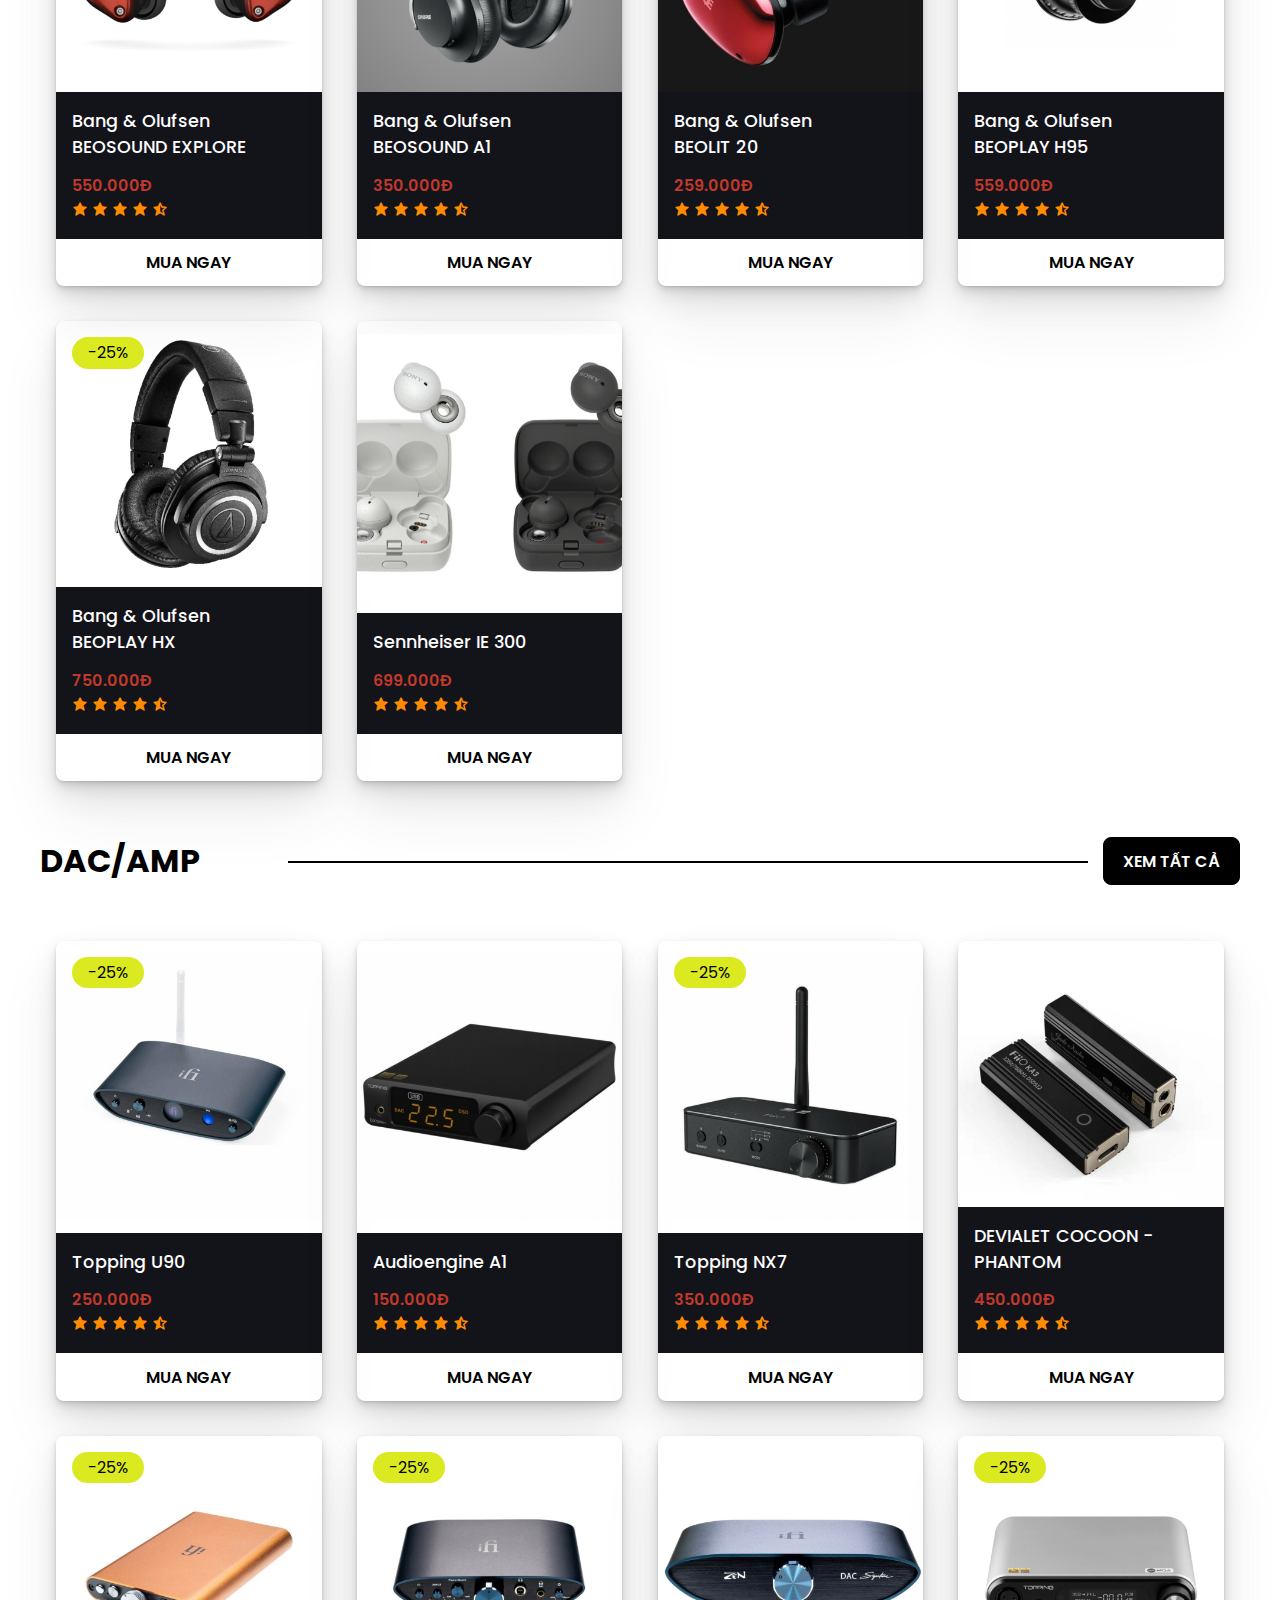
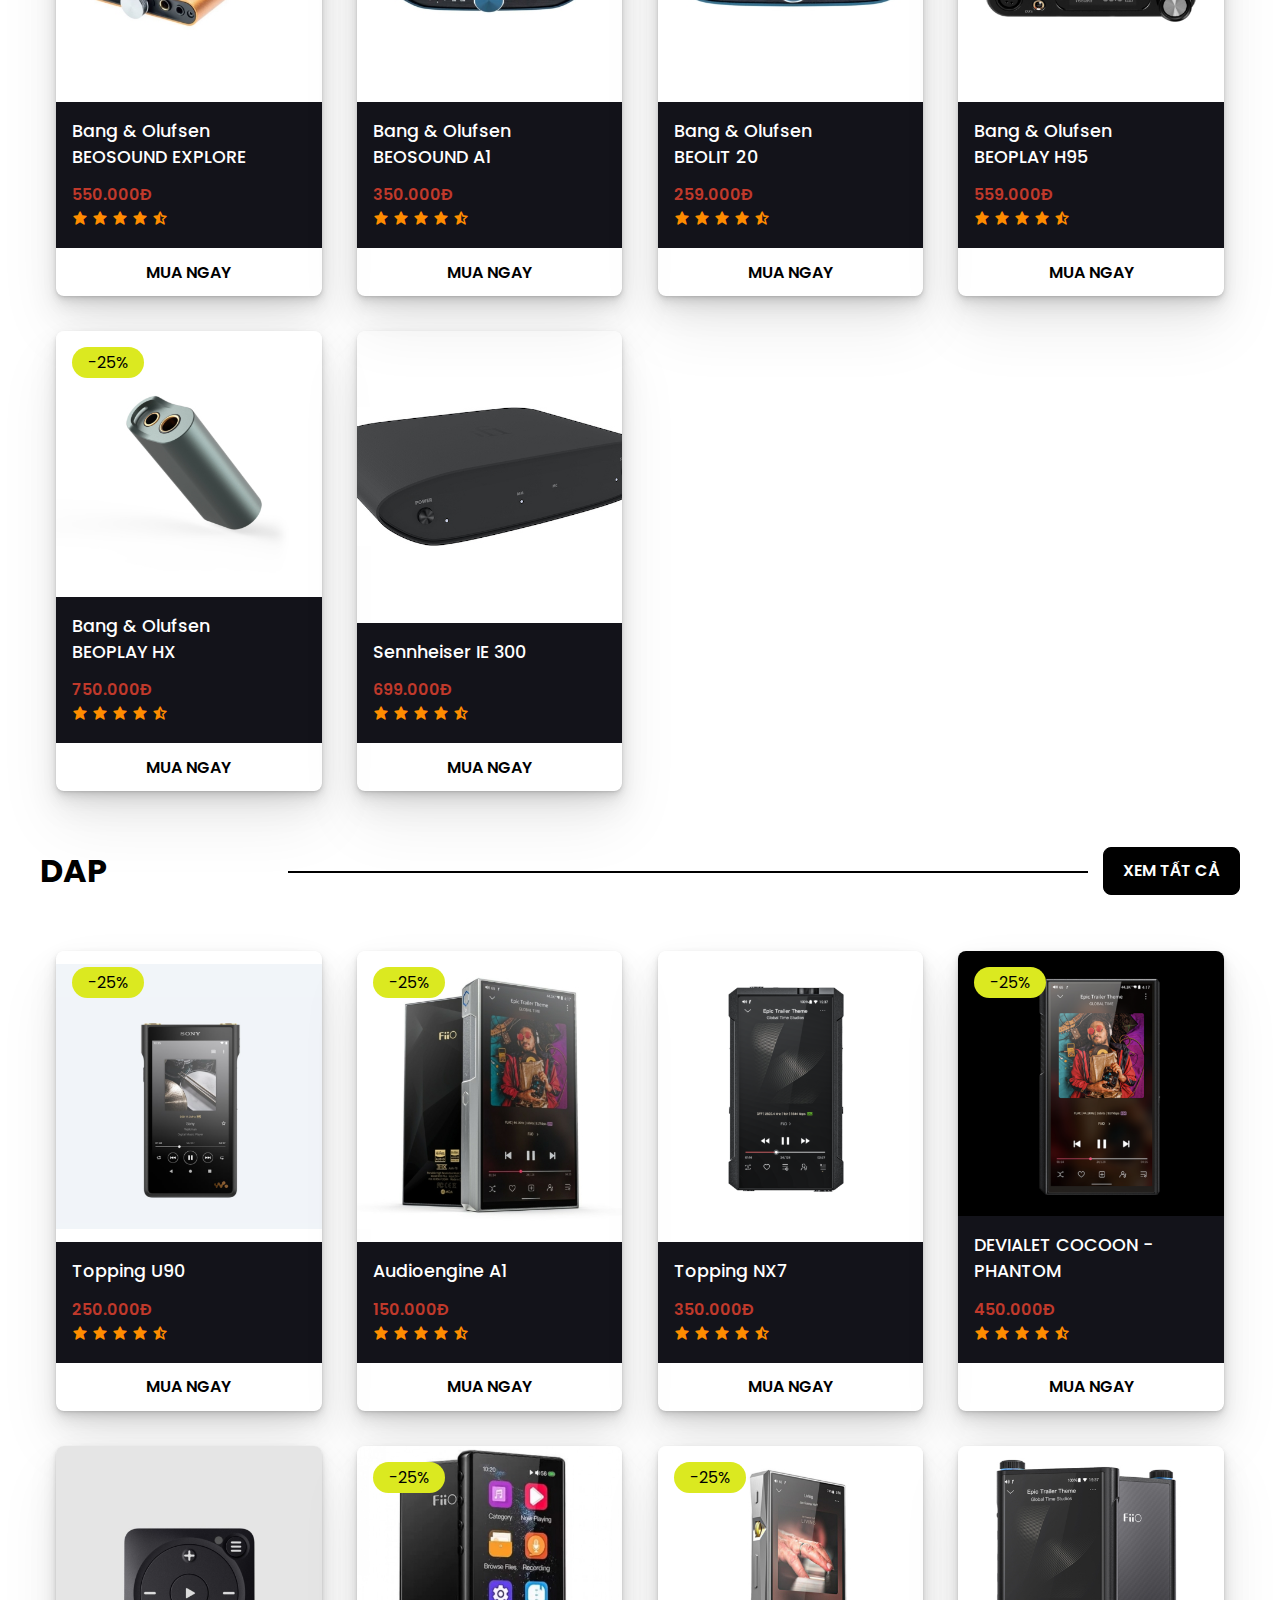
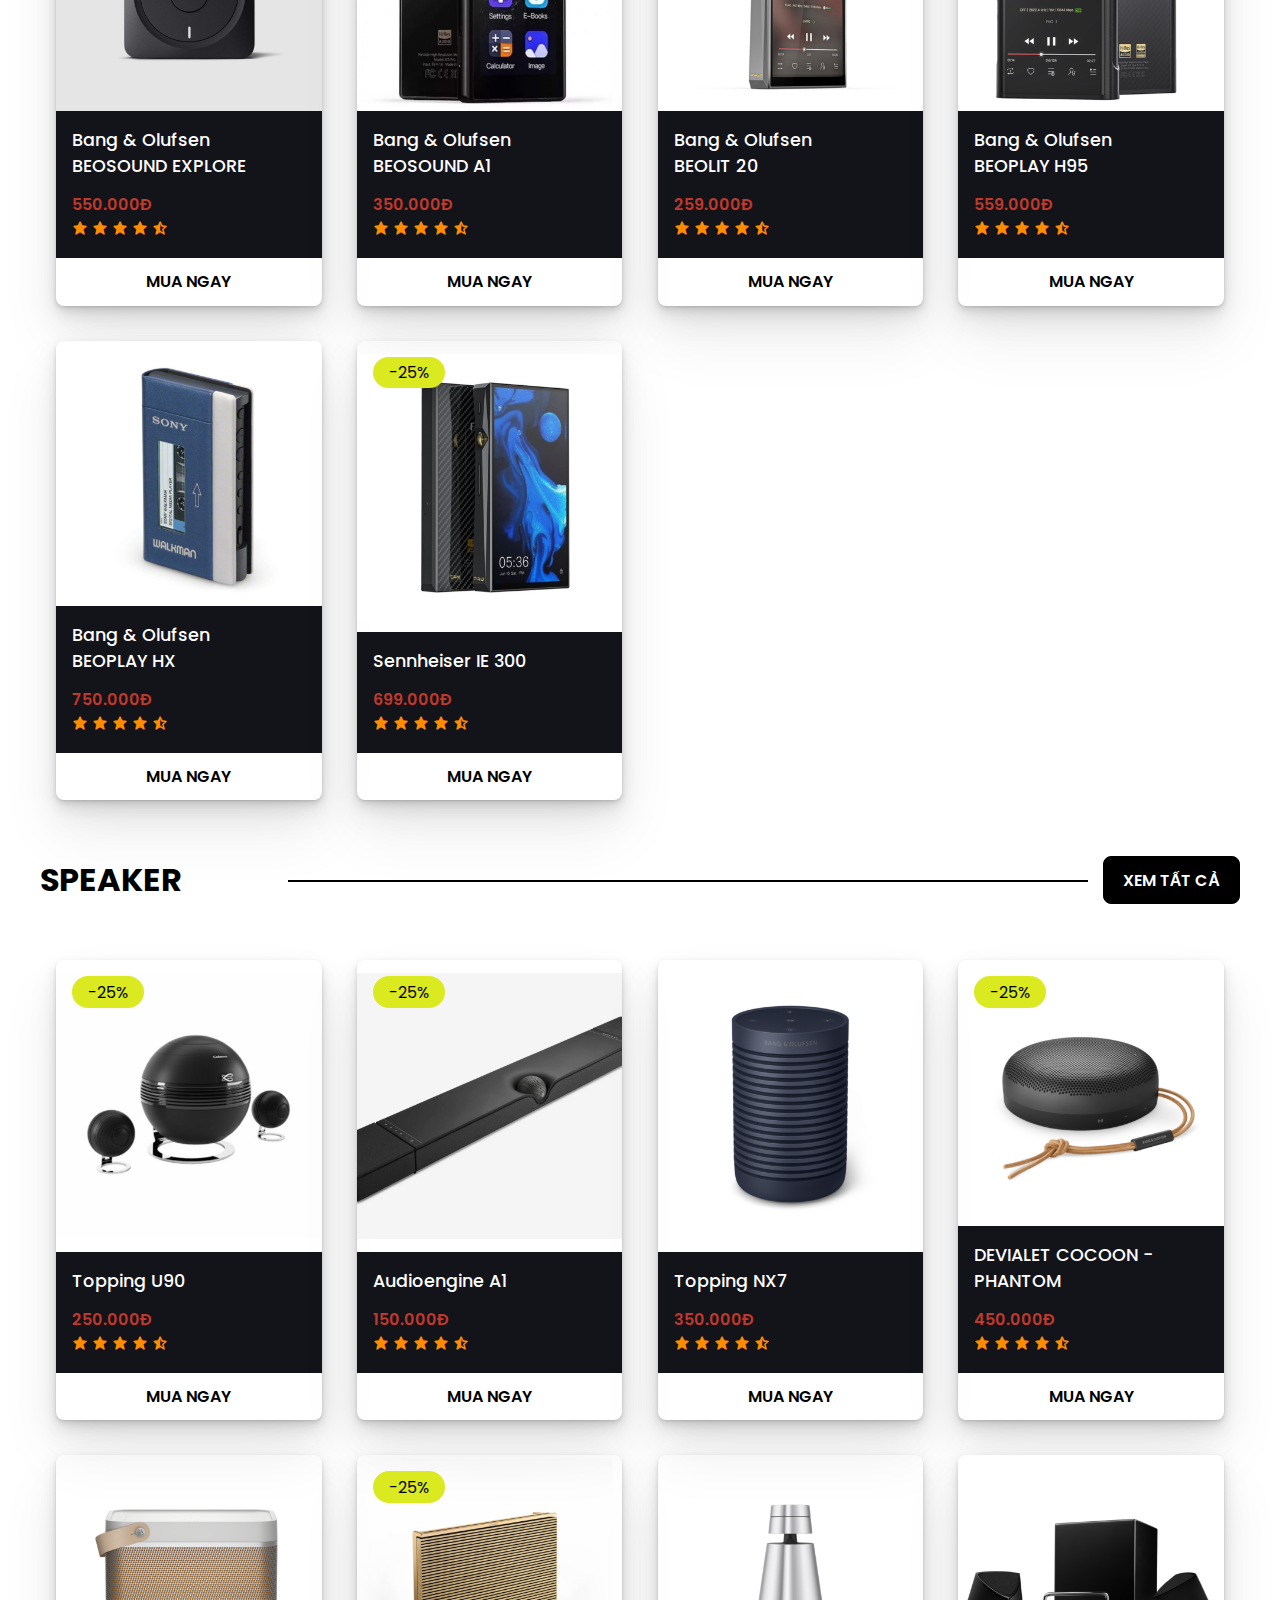
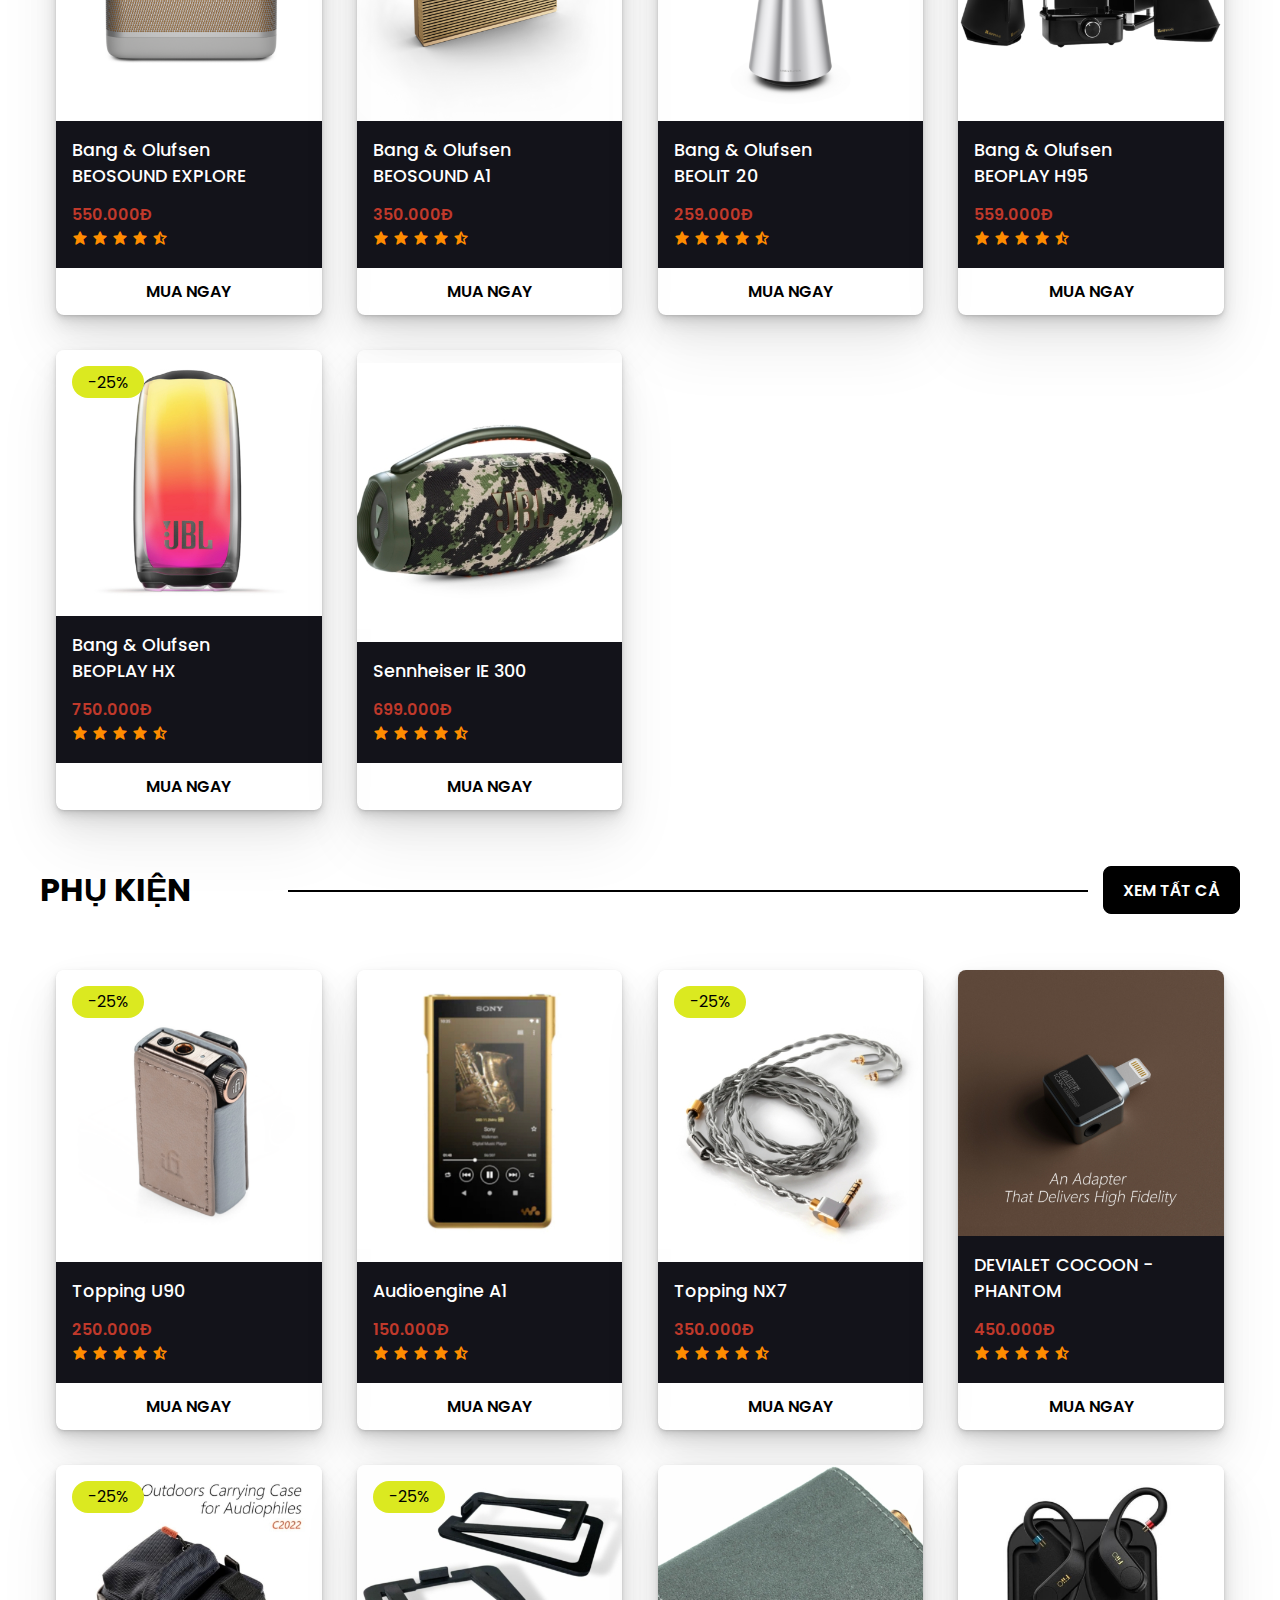
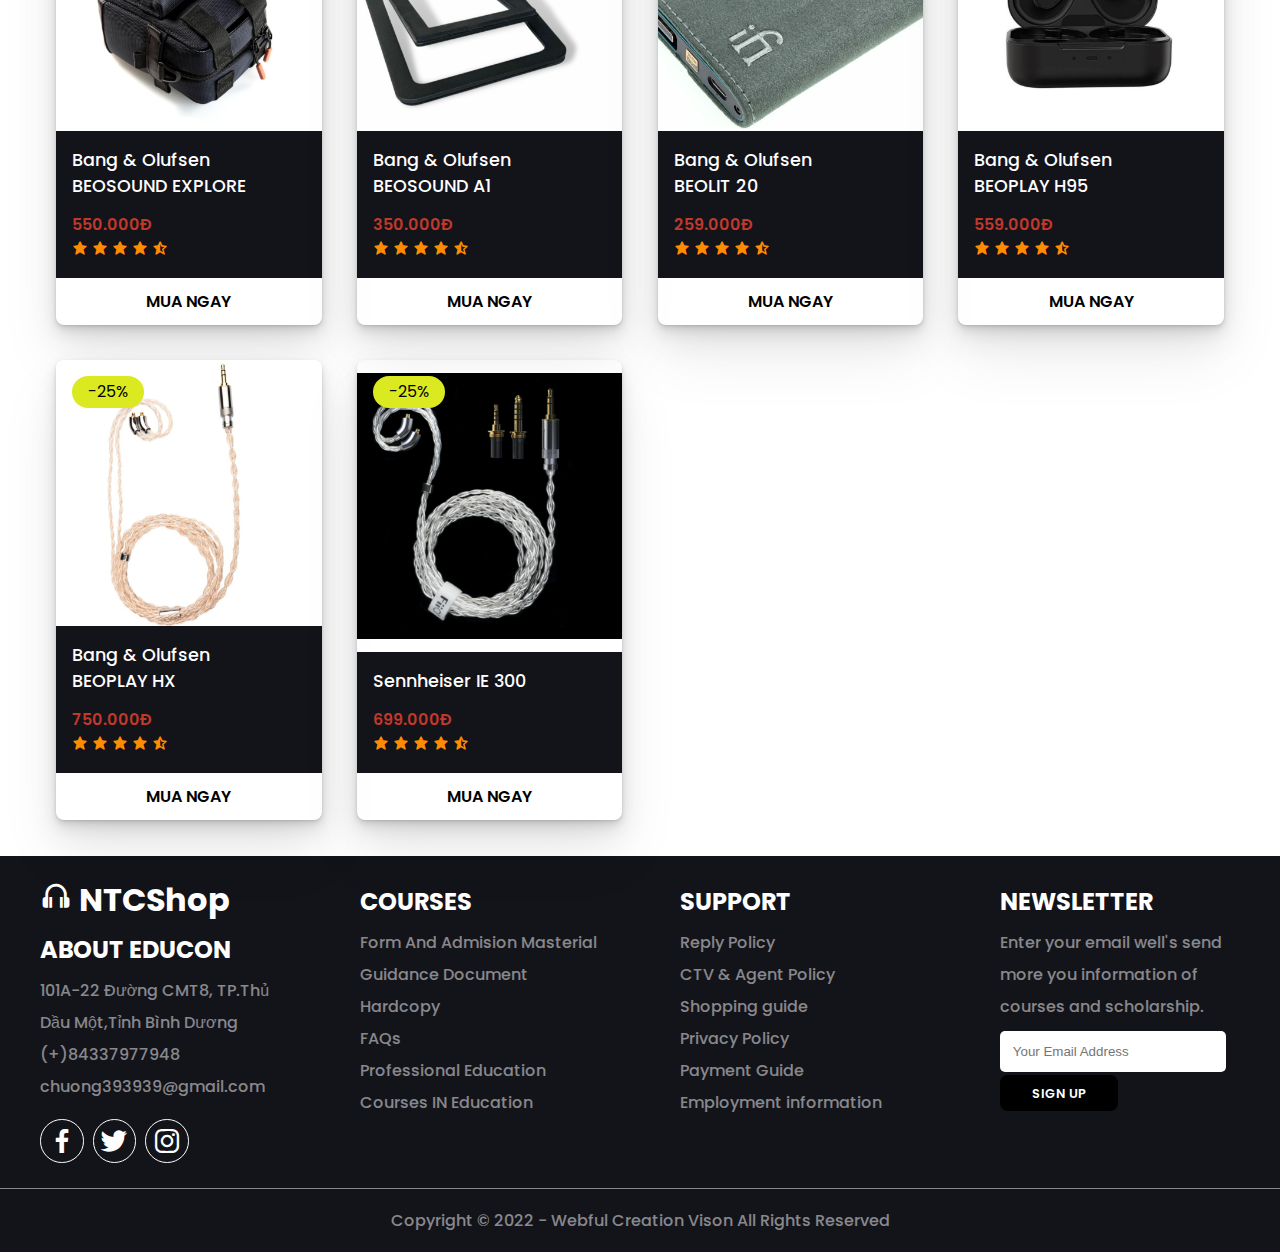
<file: sanpham.html>
<!DOCTYPE html>
<html lang="en">
<head>
    <meta charset="UTF-8">
    <meta http-equiv="X-UA-Compatible" content="IE=edge">
    <meta name="viewport" content="width=device-width, initial-scale=1.0">
    <link rel="stylesheet" href="./css/main.css">
    <link rel="stylesheet" href="./css/sanpham.css">
    <link href='https://unpkg.com/boxicons@2.1.2/css/boxicons.min.css' rel='stylesheet'>
    <link rel="stylesheet" href="https://unpkg.com/swiper@8/swiper-bundle.min.css"/>
    <title>NTCShop</title>
</head>
<body>
    <nav>
        <div class="navbar">
            <a href="#" class="navbar_logo container">
                <i class='bx bx-headphone'></i>
                <span>NTCShop</span>
            </a>
            <ul class="menu-links container">
                <li><a href="index.html">TRANG CHỦ</a></li>
                <li class="showmenu">
                    <a href="sanpham.html">SẢN PHẨM</a>
                    <ul class="menu-links-items">
                        <li><a href="hp.html">HEADPHONE</a></li>
                        <li><a href="dac.html">DAC/AMP</a></li>
                        <li><a href="dap.html">DAP</a></li>
                        <li><a href="speaker.html">SPEAKER</a></li>
                        <li><a href="phukien.html">PHỤ KIỆN</a></li>
                    </ul>
                </li>
                <li><a href="thuonghieu.html">THƯƠNG HIỆU</a></li>
                <li><a href="tintuc.html">TIN TỨC</a></li>
                <li><a href="khuyenmai.html">KHUYỂN MÃI</a></li>
                <li><a href="lienhe.html">LIÊN HỆ</a></li>
            </ul>
            <div class="navbar_icon container">
                <i class='bx bx-search' id="search-icon"></i>
                <i class="bx bx-cart-alt" id="cart-icon"></i>
                <i class='bx bx-user' id="user-icon"></i>
            </div>
            <input type="search" class="navbar_search"  placeholder="search here...">
            <div class="navbar_cart">
                <div class="cart-box">
                    <img src="./img/collec1.png" alt="">
                    <div class="content">
                        <h3>Headphone & Earbuds</h3>
                        <p><span>$219</span>$199</p>
                        <div class="cart-quantity">
                            <input type="number" value="1">
                        </div>
                    </div>
                    <div class="cart-icon">
                        <i class='bx bx-x'></i>
                    </div>
                </div>

                <div class="cart-box">
                    <img src="./img/best1.jpg" alt="">
                    <div class="content">
                        <h3>Headphone & Earbuds</h3>
                        <p><span>$219</span>$199</p>
                        <div class="cart-quantity">
                            <input type="number" value="1">
                        </div>
                    </div>
                    <div class="cart-icon">
                        <i class='bx bx-x'></i>
                    </div>
                </div>

                <div class="cart-box">
                    <img src="./img/collec2.png" alt="">
                    <div class="content">
                        <h3>Headphone & Earbuds</h3>
                        <p><span>$219</span>$199</p>
                        <div class="cart-quantity">
                            <input type="number" value="1">
                        </div>
                    </div>
                    <div class="cart-icon">
                        <i class='bx bx-x'></i>
                    </div>
                </div>

                <div class="cart-box">
                    <img src="./img/collec3.png" alt="">
                    <div class="content">
                        <h3>Headphone & Earbuds</h3>
                        <p><span>$219</span>$199</p>
                        <div class="cart-quantity">
                            <input type="number" value="1">
                        </div>
                    </div>
                    <div class="cart-icon">
                        <i class='bx bx-x'></i>
                    </div>
                </div>
                <a href="#" class="cart-btn btn">Mua Ngay</a>
            </div>
            <div class="navbar_user">
                <h1>Đăng Nhập</h1>
                <div class="form">
                    <label>Email or Phone</label>
                    <input type="text">
                    <label>Password</label>
                    <input type="password">
                </div>
                <a href="#" class="user_btn btn">Đăng Nhập</a>
                <div class="user-login">
                    <span>Đăng ký tài khoản</span>
                    <a href="login.html" >Tại Đây</a>
                </div>
            </div>
        </div>
    </nav>
<!-- -----------------slider-------------- -->
    <div class="slideshow-container">

        <div class="mySlides fade">
            <img src="./img/slider1.png" style="width:100%">
        </div>
        
        <div class="mySlides fade">
            <img src="./img/slider2.png" style="width:100%">
        </div>
        
        <div class="mySlides fade">
            <img src="./img/silder3.png" style="width:100%">
        </div>

        <div class="mySlides fade">
            <img src="./img/slider4.png" style="width:100%">
        </div>
        
    </div>
    <div style="text-align:center">
        <span class="dot"></span> 
        <span class="dot"></span> 
        <span class="dot"></span> 
        <span class="dot"></span>
        
    </div>
<!-- -----------------headphone-------------------- -->
    <section>
        <div class="top_btn">
            <a href="#headphone" class="btn">HEADPHONE</a>
            <a href="#dac-amp" class="btn">DAC/AMP</a>
            <a href="#dap" class="btn">DAP</a>
            <a href="#speaker" class="btn">SPEAKER</a>
            <a href="#phukien" class="btn">PHỤ KIỆN</a>
        </div>
    </section>
    <section>
        <div class="heading container">
            <h1>HEADPHONE</h1>
            <a href="hp.html" class="btn">XEM TẤT CẢ</a>
        </div>
        <div class="box_container grid container">
            <!-- --------box1------------ -->
            <div class="box">
                <div class="box_promotion">
                    <span>-25%</span>
                </div>
                <div class="box_icon">
                    <i href="#" class='bx bxs-cart-alt' ></i>
                    <i href="#" class='bx bxs-heart' ></i>
                </div>
                <div class="box_img">
                    <img src="./img/headphone/best1.jpg" alt="">
                </div>
                <div class="box_content">
                    <p>Topping U90</p>
                    <span>250.000Đ</span>
                    <div class="box_content-icon">
                        <i class='bx bxs-star'></i>
                        <i class='bx bxs-star'></i>
                        <i class='bx bxs-star'></i>
                        <i class='bx bxs-star'></i>
                        <i class='bx bxs-star-half'></i>
                    </div>
                </div>
                <div class="box_btn">
                    <a href="detailproduct.html" class="btn">Mua Ngay</a>
                </div>
            </div>
             <!-- --------box2------------ -->
             <div class="box">
                <div class="box_promotion">
                    <span>-25%</span>
                </div>
                <div class="box_icon">
                    <i href="#" class='bx bxs-cart-alt' ></i>
                    <i href="#" class='bx bxs-heart' ></i>
                </div>
                <div class="box_img">
                    <img src="./img/headphone/collec2.png" alt="">
                </div>
                <div class="box_content">
                    <p>Audioengine A1</p>
                    <span>150.000Đ</span>
                    <div class="box_content-icon">
                        <i class='bx bxs-star'></i>
                        <i class='bx bxs-star'></i>
                        <i class='bx bxs-star'></i>
                        <i class='bx bxs-star'></i>
                        <i class='bx bxs-star-half'></i>
                    </div>
                </div>
                <div class="box_btn">
                    <a href="detailproduct.html" class="btn">Mua Ngay</a>
                </div>
            </div>
             <!-- --------box3------------ -->
             <div class="box">
                <div class="box_icon">
                    <i href="#" class='bx bxs-cart-alt' ></i>
                    <i href="#" class='bx bxs-heart' ></i>
                </div>
                <div class="box_img">
                    <img src="./img/headphone/collec3.png" alt="">
                </div>
                <div class="box_content">
                    <p>Topping NX7</p>
                    <span>350.000Đ</span>
                    <div class="box_content-icon">
                        <i class='bx bxs-star'></i>
                        <i class='bx bxs-star'></i>
                        <i class='bx bxs-star'></i>
                        <i class='bx bxs-star'></i>
                        <i class='bx bxs-star-half'></i>
                    </div>
                </div>
                <div class="box_btn">
                    <a href="detailproduct.html" class="btn">Mua Ngay</a>
                </div>
            </div>
             <!-- --------box4------------ -->
             <div class="box">
                <div class="box_promotion">
                    <span>-25%</span>
                </div>
                <div class="box_icon">
                    <i href="#" class='bx bxs-cart-alt' ></i>
                    <i href="#" class='bx bxs-heart' ></i>
                </div>
                <div class="box_img">
                    <img src="./img/headphone/hp1.png" alt="">
                </div>
                <div class="box_content">
                    <p>DEVIALET COCOON - PHANTOM</p>
                    <span>450.000Đ</span>
                    <div class="box_content-icon">
                        <i class='bx bxs-star'></i>
                        <i class='bx bxs-star'></i>
                        <i class='bx bxs-star'></i>
                        <i class='bx bxs-star'></i>
                        <i class='bx bxs-star-half'></i>
                    </div>
                </div>
                <div class="box_btn">
                    <a href="detailproduct.html" class="btn">Mua Ngay</a>
                </div>
            </div>
             <!-- --------box5------------ -->
             <div class="box">
                 <div class="box_promotion">
                    <span>-25%</span>
                </div>
                <div class="box_icon">
                    <i href="#" class='bx bxs-cart-alt' ></i>
                    <i href="#" class='bx bxs-heart' ></i>
                </div>
                <div class="box_img">
                    <img src="./img/headphone/hp2.jpg" alt="">
                </div>
                <div class="box_content">
                    <p>Bang & Olufsen BEOSOUND EXPLORE</p>
                    <span>550.000Đ</span>
                    <div class="box_content-icon">
                        <i class='bx bxs-star'></i>
                        <i class='bx bxs-star'></i>
                        <i class='bx bxs-star'></i>
                        <i class='bx bxs-star'></i>
                        <i class='bx bxs-star-half'></i>
                    </div>
                </div>
                <div class="box_btn">
                    <a href="detailproduct.html" class="btn">Mua Ngay</a>
                </div>
            </div>
             <!-- --------box6------------ -->
             <div class="box">
                <div class="box_icon">
                    <i href="#" class='bx bxs-cart-alt' ></i>
                    <i href="#" class='bx bxs-heart' ></i>
                </div>
                <div class="box_img">
                    <img src="./img/headphone/hp3.png" alt="">
                </div>
                <div class="box_content">
                    <p>Bang & Olufsen BEOSOUND A1</p>
                    <span>350.000Đ</span>
                    <div class="box_content-icon">
                        <i class='bx bxs-star'></i>
                        <i class='bx bxs-star'></i>
                        <i class='bx bxs-star'></i>
                        <i class='bx bxs-star'></i>
                        <i class='bx bxs-star-half'></i>
                    </div>
                </div>
                <div class="box_btn">
                    <a href="detailproduct.html" class="btn">Mua Ngay</a>
                </div>
            </div>
             <!-- --------box7------------ -->
             <div class="box">
                <div class="box_promotion">
                    <span>-25%</span>
                </div>
                <div class="box_icon">
                    <i href="#" class='bx bxs-cart-alt' ></i>
                    <i href="#" class='bx bxs-heart' ></i>
                </div>
                <div class="box_img">
                    <img src="./img/headphone/hp4.jpg" alt="">
                </div>
                <div class="box_content">
                    <p>Bang & Olufsen BEOLIT 20</p>
                    <span>259.000Đ</span>
                    <div class="box_content-icon">
                        <i class='bx bxs-star'></i>
                        <i class='bx bxs-star'></i>
                        <i class='bx bxs-star'></i>
                        <i class='bx bxs-star'></i>
                        <i class='bx bxs-star-half'></i>
                    </div>
                </div>
                <div class="box_btn">
                    <a href="detailproduct.html" class="btn">Mua Ngay</a>
                </div>
            </div>
             <!-- --------box8------------ -->
             <div class="box">
                <div class="box_icon">
                    <i href="#" class='bx bxs-cart-alt' ></i>
                    <i href="#" class='bx bxs-heart' ></i>
                </div>
                <div class="box_img">
                    <img src="./img/headphone/hp5.png" alt="">
                </div>
                <div class="box_content">
                    <p>Bang & Olufsen BEOPLAY H95</p>
                    <span>559.000Đ</span>
                    <div class="box_content-icon">
                        <i class='bx bxs-star'></i>
                        <i class='bx bxs-star'></i>
                        <i class='bx bxs-star'></i>
                        <i class='bx bxs-star'></i>
                        <i class='bx bxs-star-half'></i>
                    </div>
                </div>
                <div class="box_btn">
                    <a href="detailproduct.html" class="btn">Mua Ngay</a>
                </div>
            </div>
             <!-- --------box9------------ -->
             <div class="box">
                <div class="box_promotion">
                    <span>-25%</span>
                </div>
                <div class="box_icon">
                    <i href="#" class='bx bxs-cart-alt' ></i>
                    <i href="#" class='bx bxs-heart' ></i>
                </div>
                <div class="box_img">
                    <img src="./img/headphone/hp6.png" alt="">
                </div>
                <div class="box_content">
                    <p>Bang & Olufsen BEOPLAY HX</p>
                    <span>750.000Đ</span>
                    <div class="box_content-icon">
                        <i class='bx bxs-star'></i>
                        <i class='bx bxs-star'></i>
                        <i class='bx bxs-star'></i>
                        <i class='bx bxs-star'></i>
                        <i class='bx bxs-star-half'></i>
                    </div>
                </div>
                <div class="box_btn">
                    <a href="detailproduct.html" class="btn">Mua Ngay</a>
                </div>
            </div>
             <!-- --------box10------------ -->
             <div class="box">
                <div class="box_icon">
                    <i href="#" class='bx bxs-cart-alt' ></i>
                    <i href="#" class='bx bxs-heart' ></i>
                </div>
                <div class="box_img">
                    <img src="./img/headphone/hp7.jpg" alt="">
                </div>
                <div class="box_content">
                    <p>Sennheiser IE 300</p>
                    <span>699.000Đ</span>
                    <div class="box_content-icon">
                        <i class='bx bxs-star'></i>
                        <i class='bx bxs-star'></i>
                        <i class='bx bxs-star'></i>
                        <i class='bx bxs-star'></i>
                        <i class='bx bxs-star-half'></i>
                    </div>
                </div>
                <div class="box_btn">
                    <a href="detailproduct.html" class="btn">Mua Ngay</a>
                </div>
            </div>
        </div>
    </section>
<!-- ------------------------DAC/AMP------------------- -->
    <section>
        <div class="heading container" id="dac-amp">
            <h1>DAC/AMP</h1>
            <a href="dac-amp.html" class="btn">XEM TẤT CẢ</a>
        </div>
        <div class="box_container grid container">
            <!-- --------box1------------ -->
            <div class="box">
                <div class="box_promotion">
                    <span>-25%</span>
                </div>
                <div class="box_icon">
                    <i href="#" class='bx bxs-cart-alt' ></i>
                    <i href="#" class='bx bxs-heart' ></i>
                </div>
                <div class="box_img">
                    <img src="./img/dac/dac1.jpg" alt="">
                </div>
                <div class="box_content">
                    <p>Topping U90</p>
                    <span>250.000Đ</span>
                    <div class="box_content-icon">
                        <i class='bx bxs-star'></i>
                        <i class='bx bxs-star'></i>
                        <i class='bx bxs-star'></i>
                        <i class='bx bxs-star'></i>
                        <i class='bx bxs-star-half'></i>
                    </div>
                </div>
                <div class="box_btn">
                    <a href="detailproduct.html" class="btn">Mua Ngay</a>
                </div>
            </div>
             <!-- --------box2------------ -->
             <div class="box">
                <div class="box_icon">
                    <i href="#" class='bx bxs-cart-alt' ></i>
                    <i href="#" class='bx bxs-heart' ></i>
                </div>
                <div class="box_img">
                    <img src="./img/dac/dac2.jpeg" alt="">
                </div>
                <div class="box_content">
                    <p>Audioengine A1</p>
                    <span>150.000Đ</span>
                    <div class="box_content-icon">
                        <i class='bx bxs-star'></i>
                        <i class='bx bxs-star'></i>
                        <i class='bx bxs-star'></i>
                        <i class='bx bxs-star'></i>
                        <i class='bx bxs-star-half'></i>
                    </div>
                </div>
                <div class="box_btn">
                    <a href="detailproduct.html" class="btn">Mua Ngay</a>
                </div>
            </div>
             <!-- --------box3------------ -->
             <div class="box">
                <div class="box_promotion">
                    <span>-25%</span>
                </div>
                <div class="box_icon">
                    <i href="#" class='bx bxs-cart-alt' ></i>
                    <i href="#" class='bx bxs-heart' ></i>
                </div>
                <div class="box_img">
                    <img src="./img/dac/dac3.jpg" alt="">
                </div>
                <div class="box_content">
                    <p>Topping NX7</p>
                    <span>350.000Đ</span>
                    <div class="box_content-icon">
                        <i class='bx bxs-star'></i>
                        <i class='bx bxs-star'></i>
                        <i class='bx bxs-star'></i>
                        <i class='bx bxs-star'></i>
                        <i class='bx bxs-star-half'></i>
                    </div>
                </div>
                <div class="box_btn">
                    <a href="detailproduct.html" class="btn">Mua Ngay</a>
                </div>
            </div>
             <!-- --------box4------------ -->
             <div class="box">
                <div class="box_icon">
                    <i href="#" class='bx bxs-cart-alt' ></i>
                    <i href="#" class='bx bxs-heart' ></i>
                </div>
                <div class="box_img">
                    <img src="./img/dac/dac4.jpg" alt="">
                </div>
                <div class="box_content">
                    <p>DEVIALET COCOON - PHANTOM</p>
                    <span>450.000Đ</span>
                    <div class="box_content-icon">
                        <i class='bx bxs-star'></i>
                        <i class='bx bxs-star'></i>
                        <i class='bx bxs-star'></i>
                        <i class='bx bxs-star'></i>
                        <i class='bx bxs-star-half'></i>
                    </div>
                </div>
                <div class="box_btn">
                    <a href="detailproduct.html" class="btn">Mua Ngay</a>
                </div>
            </div>
             <!-- --------box5------------ -->
             <div class="box">
                <div class="box_promotion">
                    <span>-25%</span>
                </div>
                <div class="box_icon">
                    <i href="#" class='bx bxs-cart-alt' ></i>
                    <i href="#" class='bx bxs-heart' ></i>
                </div>
                <div class="box_img">
                    <img src="./img/dac/dac5.jpg" alt="">
                </div>
                <div class="box_content">
                    <p>Bang & Olufsen BEOSOUND EXPLORE</p>
                    <span>550.000Đ</span>
                    <div class="box_content-icon">
                        <i class='bx bxs-star'></i>
                        <i class='bx bxs-star'></i>
                        <i class='bx bxs-star'></i>
                        <i class='bx bxs-star'></i>
                        <i class='bx bxs-star-half'></i>
                    </div>
                </div>
                <div class="box_btn">
                    <a href="detailproduct.html" class="btn">Mua Ngay</a>
                </div>
            </div>
             <!-- --------box6------------ -->
             <div class="box">
                <div class="box_promotion">
                    <span>-25%</span>
                </div>
                <div class="box_icon">
                    <i href="#" class='bx bxs-cart-alt' ></i>
                    <i href="#" class='bx bxs-heart' ></i>
                </div>
                <div class="box_img">
                    <img src="./img/dac/dac6.jpg" alt="">
                </div>
                <div class="box_content">
                    <p>Bang & Olufsen BEOSOUND A1</p>
                    <span>350.000Đ</span>
                    <div class="box_content-icon">
                        <i class='bx bxs-star'></i>
                        <i class='bx bxs-star'></i>
                        <i class='bx bxs-star'></i>
                        <i class='bx bxs-star'></i>
                        <i class='bx bxs-star-half'></i>
                    </div>
                </div>
                <div class="box_btn">
                    <a href="detailproduct.html" class="btn">Mua Ngay</a>
                </div>
            </div>
             <!-- --------box7------------ -->
             <div class="box">
                <div class="box_icon">
                    <i href="#" class='bx bxs-cart-alt' ></i>
                    <i href="#" class='bx bxs-heart' ></i>
                </div>
                <div class="box_img">
                    <img src="./img/dac/dac7.jpg" alt="">
                </div>
                <div class="box_content">
                    <p>Bang & Olufsen BEOLIT 20</p>
                    <span>259.000Đ</span>
                    <div class="box_content-icon">
                        <i class='bx bxs-star'></i>
                        <i class='bx bxs-star'></i>
                        <i class='bx bxs-star'></i>
                        <i class='bx bxs-star'></i>
                        <i class='bx bxs-star-half'></i>
                    </div>
                </div>
                <div class="box_btn">
                    <a href="detailproduct.html" class="btn">Mua Ngay</a>
                </div>
            </div>
             <!-- --------box8------------ -->
             <div class="box">
                <div class="box_promotion">
                    <span>-25%</span>
                </div>
                <div class="box_icon">
                    <i href="#" class='bx bxs-cart-alt' ></i>
                    <i href="#" class='bx bxs-heart' ></i>
                </div>
                <div class="box_img">
                    <img src="./img/dac/dac8.jpg" alt="">
                </div>
                <div class="box_content">
                    <p>Bang & Olufsen BEOPLAY H95</p>
                    <span>559.000Đ</span>
                    <div class="box_content-icon">
                        <i class='bx bxs-star'></i>
                        <i class='bx bxs-star'></i>
                        <i class='bx bxs-star'></i>
                        <i class='bx bxs-star'></i>
                        <i class='bx bxs-star-half'></i>
                    </div>
                </div>
                <div class="box_btn">
                    <a href="detailproduct.html" class="btn">Mua Ngay</a>
                </div>
            </div>
             <!-- --------box9------------ -->
             <div class="box">
                <div class="box_promotion">
                    <span>-25%</span>
                </div>
                <div class="box_icon">
                    <i href="#" class='bx bxs-cart-alt' ></i>
                    <i href="#" class='bx bxs-heart' ></i>
                </div>
                <div class="box_img">
                    <img src="./img/dac/dac9.jpeg" alt="">
                </div>
                <div class="box_content">
                    <p>Bang & Olufsen BEOPLAY HX</p>
                    <span>750.000Đ</span>
                    <div class="box_content-icon">
                        <i class='bx bxs-star'></i>
                        <i class='bx bxs-star'></i>
                        <i class='bx bxs-star'></i>
                        <i class='bx bxs-star'></i>
                        <i class='bx bxs-star-half'></i>
                    </div>
                </div>
                <div class="box_btn">
                    <a href="detailproduct.html" class="btn">Mua Ngay</a>
                </div>
            </div>
             <!-- --------box10------------ -->
             <div class="box">
                <div class="box_icon">
                    <i href="#" class='bx bxs-cart-alt' ></i>
                    <i href="#" class='bx bxs-heart' ></i>
                </div>
                <div class="box_img">
                    <img src="./img/dac/dac10.jpg" alt="">
                </div>
                <div class="box_content">
                    <p>Sennheiser IE 300</p>
                    <span>699.000Đ</span>
                    <div class="box_content-icon">
                        <i class='bx bxs-star'></i>
                        <i class='bx bxs-star'></i>
                        <i class='bx bxs-star'></i>
                        <i class='bx bxs-star'></i>
                        <i class='bx bxs-star-half'></i>
                    </div>
                </div>
                <div class="box_btn">
                    <a href="detailproduct.html" class="btn">Mua Ngay</a>
                </div>
            </div>
        </div>
    </section>
    <!-- ------------------------DAP------------------- -->
    <section>
        <div class="heading container" id="dap">
            <h1>DAP</h1>
            <a href="dap.html" class="btn">XEM TẤT CẢ</a>
        </div>
        <div class="box_container grid container">
            <!-- --------box1------------ -->
            <div class="box">
                <div class="box_promotion">
                    <span>-25%</span>
                </div>
                <div class="box_icon">
                    <i href="#" class='bx bxs-cart-alt' ></i>
                    <i href="#" class='bx bxs-heart' ></i>
                </div>
                <div class="box_img">
                    <img src="./img/dap/dap1.png" alt="">
                </div>
                <div class="box_content">
                    <p>Topping U90</p>
                    <span>250.000Đ</span>
                    <div class="box_content-icon">
                        <i class='bx bxs-star'></i>
                        <i class='bx bxs-star'></i>
                        <i class='bx bxs-star'></i>
                        <i class='bx bxs-star'></i>
                        <i class='bx bxs-star-half'></i>
                    </div>
                </div>
                <div class="box_btn">
                    <a href="detailproduct.html" class="btn">Mua Ngay</a>
                </div>
            </div>
             <!-- --------box2------------ -->
             <div class="box">
                <div class="box_promotion">
                    <span>-25%</span>
                </div>
                <div class="box_icon">
                    <i href="#" class='bx bxs-cart-alt' ></i>
                    <i href="#" class='bx bxs-heart' ></i>
                </div>
                <div class="box_img">
                    <img src="./img/dap/dap2.jpg" alt="">
                </div>
                <div class="box_content">
                    <p>Audioengine A1</p>
                    <span>150.000Đ</span>
                    <div class="box_content-icon">
                        <i class='bx bxs-star'></i>
                        <i class='bx bxs-star'></i>
                        <i class='bx bxs-star'></i>
                        <i class='bx bxs-star'></i>
                        <i class='bx bxs-star-half'></i>
                    </div>
                </div>
                <div class="box_btn">
                    <a href="detailproduct.html" class="btn">Mua Ngay</a>
                </div>
            </div>
             <!-- --------box3------------ -->
             <div class="box">
                <div class="box_icon">
                    <i href="#" class='bx bxs-cart-alt' ></i>
                    <i href="#" class='bx bxs-heart' ></i>
                </div>
                <div class="box_img">
                    <img src="./img/dap/dap3.png" alt="">
                </div>
                <div class="box_content">
                    <p>Topping NX7</p>
                    <span>350.000Đ</span>
                    <div class="box_content-icon">
                        <i class='bx bxs-star'></i>
                        <i class='bx bxs-star'></i>
                        <i class='bx bxs-star'></i>
                        <i class='bx bxs-star'></i>
                        <i class='bx bxs-star-half'></i>
                    </div>
                </div>
                <div class="box_btn">
                    <a href="detailproduct.html" class="btn">Mua Ngay</a>
                </div>
            </div>
             <!-- --------box4------------ -->
             <div class="box">
                <div class="box_promotion">
                    <span>-25%</span>
                </div>
                <div class="box_icon">
                    <i href="#" class='bx bxs-cart-alt' ></i>
                    <i href="#" class='bx bxs-heart' ></i>
                </div>
                <div class="box_img">
                    <img src="./img/dap/dap4.png" alt="">
                </div>
                <div class="box_content">
                    <p>DEVIALET COCOON - PHANTOM</p>
                    <span>450.000Đ</span>
                    <div class="box_content-icon">
                        <i class='bx bxs-star'></i>
                        <i class='bx bxs-star'></i>
                        <i class='bx bxs-star'></i>
                        <i class='bx bxs-star'></i>
                        <i class='bx bxs-star-half'></i>
                    </div>
                </div>
                <div class="box_btn">
                    <a href="detailproduct.html" class="btn">Mua Ngay</a>
                </div>
            </div>
             <!-- --------box5------------ -->
             <div class="box">
                <div class="box_icon">
                    <i href="#" class='bx bxs-cart-alt' ></i>
                    <i href="#" class='bx bxs-heart' ></i>
                </div>
                <div class="box_img">
                    <img src="./img/dap/dap5.jpg" alt="">
                </div>
                <div class="box_content">
                    <p>Bang & Olufsen BEOSOUND EXPLORE</p>
                    <span>550.000Đ</span>
                    <div class="box_content-icon">
                        <i class='bx bxs-star'></i>
                        <i class='bx bxs-star'></i>
                        <i class='bx bxs-star'></i>
                        <i class='bx bxs-star'></i>
                        <i class='bx bxs-star-half'></i>
                    </div>
                </div>
                <div class="box_btn">
                    <a href="detailproduct.html" class="btn">Mua Ngay</a>
                </div>
            </div>
             <!-- --------box6------------ -->
             <div class="box">
                <div class="box_promotion">
                    <span>-25%</span>
                </div>
                <div class="box_icon">
                    <i href="#" class='bx bxs-cart-alt' ></i>
                    <i href="#" class='bx bxs-heart' ></i>
                </div>
                <div class="box_img">
                    <img src="./img/dap/dap6.jpg" alt="">
                </div>
                <div class="box_content">
                    <p>Bang & Olufsen BEOSOUND A1</p>
                    <span>350.000Đ</span>
                    <div class="box_content-icon">
                        <i class='bx bxs-star'></i>
                        <i class='bx bxs-star'></i>
                        <i class='bx bxs-star'></i>
                        <i class='bx bxs-star'></i>
                        <i class='bx bxs-star-half'></i>
                    </div>
                </div>
                <div class="box_btn">
                    <a href="detailproduct.html" class="btn">Mua Ngay</a>
                </div>
            </div>
             <!-- --------box7------------ -->
             <div class="box">
                <div class="box_promotion">
                    <span>-25%</span>
                </div>
                <div class="box_icon">
                    <i href="#" class='bx bxs-cart-alt' ></i>
                    <i href="#" class='bx bxs-heart' ></i>
                </div>
                <div class="box_img">
                    <img src="./img/dap/dap7.jpg" alt="">
                </div>
                <div class="box_content">
                    <p>Bang & Olufsen BEOLIT 20</p>
                    <span>259.000Đ</span>
                    <div class="box_content-icon">
                        <i class='bx bxs-star'></i>
                        <i class='bx bxs-star'></i>
                        <i class='bx bxs-star'></i>
                        <i class='bx bxs-star'></i>
                        <i class='bx bxs-star-half'></i>
                    </div>
                </div>
                <div class="box_btn">
                    <a href="detailproduct.html" class="btn">Mua Ngay</a>
                </div>
            </div>
             <!-- --------box8------------ -->
             <div class="box">
                <div class="box_icon">
                    <i href="#" class='bx bxs-cart-alt' ></i>
                    <i href="#" class='bx bxs-heart' ></i>
                </div>
                <div class="box_img">
                    <img src="./img/dap/dap8.jpeg" alt="">
                </div>
                <div class="box_content">
                    <p>Bang & Olufsen BEOPLAY H95</p>
                    <span>559.000Đ</span>
                    <div class="box_content-icon">
                        <i class='bx bxs-star'></i>
                        <i class='bx bxs-star'></i>
                        <i class='bx bxs-star'></i>
                        <i class='bx bxs-star'></i>
                        <i class='bx bxs-star-half'></i>
                    </div>
                </div>
                <div class="box_btn">
                    <a href="detailproduct.html" class="btn">Mua Ngay</a>
                </div>
            </div>
             <!-- --------box9------------ -->
             <div class="box">
                <div class="box_icon">
                    <i href="#" class='bx bxs-cart-alt' ></i>
                    <i href="#" class='bx bxs-heart' ></i>
                </div>
                <div class="box_img">
                    <img src="./img/dap/dap9.jpg" alt="">
                </div>
                <div class="box_content">
                    <p>Bang & Olufsen BEOPLAY HX</p>
                    <span>750.000Đ</span>
                    <div class="box_content-icon">
                        <i class='bx bxs-star'></i>
                        <i class='bx bxs-star'></i>
                        <i class='bx bxs-star'></i>
                        <i class='bx bxs-star'></i>
                        <i class='bx bxs-star-half'></i>
                    </div>
                </div>
                <div class="box_btn">
                    <a href="detailproduct.html" class="btn">Mua Ngay</a>
                </div>
            </div>
             <!-- --------box10------------ -->
             <div class="box">
                <div class="box_promotion">
                    <span>-25%</span>
                </div>
                <div class="box_icon">
                    <i href="#" class='bx bxs-cart-alt' ></i>
                    <i href="#" class='bx bxs-heart' ></i>
                </div>
                <div class="box_img">
                    <img src="./img/dap/dap10.jpg" alt="">
                </div>
                <div class="box_content">
                    <p>Sennheiser IE 300</p>
                    <span>699.000Đ</span>
                    <div class="box_content-icon">
                        <i class='bx bxs-star'></i>
                        <i class='bx bxs-star'></i>
                        <i class='bx bxs-star'></i>
                        <i class='bx bxs-star'></i>
                        <i class='bx bxs-star-half'></i>
                    </div>
                </div>
                <div class="box_btn">
                    <a href="detailproduct.html" class="btn">Mua Ngay</a>
                </div>
            </div>
        </div>
    </section>
    <!-- ------------------------SPEAKER------------------- -->
    <section>
        <div class="heading container" id="speaker">
            <h1>SPEAKER</h1>
            <a href="speaker.html" class="btn">XEM TẤT CẢ</a>
        </div>
        <div class="box_container grid container">
            <!-- --------box1------------ -->
            <div class="box">
                <div class="box_promotion">
                    <span>-25%</span>
                </div>
                <div class="box_icon">
                    <i href="#" class='bx bxs-cart-alt' ></i>
                    <i href="#" class='bx bxs-heart' ></i>
                </div>
                <div class="box_img">
                    <img src="./img/speaker/sp1.jpg" alt="">
                </div>
                <div class="box_content">
                    <p>Topping U90</p>
                    <span>250.000Đ</span>
                    <div class="box_content-icon">
                        <i class='bx bxs-star'></i>
                        <i class='bx bxs-star'></i>
                        <i class='bx bxs-star'></i>
                        <i class='bx bxs-star'></i>
                        <i class='bx bxs-star-half'></i>
                    </div>
                </div>
                <div class="box_btn">
                    <a href="detailproduct.html" class="btn">Mua Ngay</a>
                </div>
            </div>
             <!-- --------box2------------ -->
             <div class="box">
                <div class="box_promotion">
                    <span>-25%</span>
                </div>
                <div class="box_icon">
                    <i href="#" class='bx bxs-cart-alt' ></i>
                    <i href="#" class='bx bxs-heart' ></i>
                </div>
                <div class="box_img">
                    <img src="./img/speaker/sp2.jpeg" alt="">
                </div>
                <div class="box_content">
                    <p>Audioengine A1</p>
                    <span>150.000Đ</span>
                    <div class="box_content-icon">
                        <i class='bx bxs-star'></i>
                        <i class='bx bxs-star'></i>
                        <i class='bx bxs-star'></i>
                        <i class='bx bxs-star'></i>
                        <i class='bx bxs-star-half'></i>
                    </div>
                </div>
                <div class="box_btn">
                    <a href="detailproduct.html" class="btn">Mua Ngay</a>
                </div>
            </div>
             <!-- --------box3------------ -->
             <div class="box">
                <div class="box_icon">
                    <i href="#" class='bx bxs-cart-alt' ></i>
                    <i href="#" class='bx bxs-heart' ></i>
                </div>
                <div class="box_img">
                    <img src="./img/speaker/sp3.png" alt="">
                </div>
                <div class="box_content">
                    <p>Topping NX7</p>
                    <span>350.000Đ</span>
                    <div class="box_content-icon">
                        <i class='bx bxs-star'></i>
                        <i class='bx bxs-star'></i>
                        <i class='bx bxs-star'></i>
                        <i class='bx bxs-star'></i>
                        <i class='bx bxs-star-half'></i>
                    </div>
                </div>
                <div class="box_btn">
                    <a href="detailproduct.html" class="btn">Mua Ngay</a>
                </div>
            </div>
             <!-- --------box4------------ -->
             <div class="box">
                <div class="box_promotion">
                    <span>-25%</span>
                </div>
                <div class="box_icon">
                    <i href="#" class='bx bxs-cart-alt' ></i>
                    <i href="#" class='bx bxs-heart' ></i>
                </div>
                <div class="box_img">
                    <img src="./img/speaker/sp4.png" alt="">
                </div>
                <div class="box_content">
                    <p>DEVIALET COCOON - PHANTOM</p>
                    <span>450.000Đ</span>
                    <div class="box_content-icon">
                        <i class='bx bxs-star'></i>
                        <i class='bx bxs-star'></i>
                        <i class='bx bxs-star'></i>
                        <i class='bx bxs-star'></i>
                        <i class='bx bxs-star-half'></i>
                    </div>
                </div>
                <div class="box_btn">
                    <a href="detailproduct.html" class="btn">Mua Ngay</a>
                </div>
            </div>
             <!-- --------box5------------ -->
             <div class="box">
                <div class="box_icon">
                    <i href="#" class='bx bxs-cart-alt' ></i>
                    <i href="#" class='bx bxs-heart' ></i>
                </div>
                <div class="box_img">
                    <img src="./img/speaker/sp5.png" alt="">
                </div>
                <div class="box_content">
                    <p>Bang & Olufsen BEOSOUND EXPLORE</p>
                    <span>550.000Đ</span>
                    <div class="box_content-icon">
                        <i class='bx bxs-star'></i>
                        <i class='bx bxs-star'></i>
                        <i class='bx bxs-star'></i>
                        <i class='bx bxs-star'></i>
                        <i class='bx bxs-star-half'></i>
                    </div>
                </div>
                <div class="box_btn">
                    <a href="detailproduct.html" class="btn">Mua Ngay</a>
                </div>
            </div>
             <!-- --------box6------------ -->
             <div class="box">
                 <div class="box_promotion">
                    <span>-25%</span>
                </div>
                <div class="box_icon">
                    <i href="#" class='bx bxs-cart-alt' ></i>
                    <i href="#" class='bx bxs-heart' ></i>
                </div>
                <div class="box_img">
                    <img src="./img/speaker/sp6.png" alt="">
                </div>
                <div class="box_content">
                    <p>Bang & Olufsen BEOSOUND A1</p>
                    <span>350.000Đ</span>
                    <div class="box_content-icon">
                        <i class='bx bxs-star'></i>
                        <i class='bx bxs-star'></i>
                        <i class='bx bxs-star'></i>
                        <i class='bx bxs-star'></i>
                        <i class='bx bxs-star-half'></i>
                    </div>
                </div>
                <div class="box_btn">
                    <a href="detailproduct.html" class="btn">Mua Ngay</a>
                </div>
            </div>
             <!-- --------box7------------ -->
             <div class="box">
                <div class="box_icon">
                    <i href="#" class='bx bxs-cart-alt' ></i>
                    <i href="#" class='bx bxs-heart' ></i>
                </div>
                <div class="box_img">
                    <img src="./img/speaker/sp7.png" alt="">
                </div>
                <div class="box_content">
                    <p>Bang & Olufsen BEOLIT 20</p>
                    <span>259.000Đ</span>
                    <div class="box_content-icon">
                        <i class='bx bxs-star'></i>
                        <i class='bx bxs-star'></i>
                        <i class='bx bxs-star'></i>
                        <i class='bx bxs-star'></i>
                        <i class='bx bxs-star-half'></i>
                    </div>
                </div>
                <div class="box_btn">
                    <a href="detailproduct.html" class="btn">Mua Ngay</a>
                </div>
            </div>
             <!-- --------box8------------ -->
             <div class="box">
                <div class="box_icon">
                    <i href="#" class='bx bxs-cart-alt' ></i>
                    <i href="#" class='bx bxs-heart' ></i>
                </div>
                <div class="box_img">
                    <img src="./img/speaker/sp8.jpg" alt="">
                </div>
                <div class="box_content">
                    <p>Bang & Olufsen BEOPLAY H95</p>
                    <span>559.000Đ</span>
                    <div class="box_content-icon">
                        <i class='bx bxs-star'></i>
                        <i class='bx bxs-star'></i>
                        <i class='bx bxs-star'></i>
                        <i class='bx bxs-star'></i>
                        <i class='bx bxs-star-half'></i>
                    </div>
                </div>
                <div class="box_btn">
                    <a href="detailproduct.html" class="btn">Mua Ngay</a>
                </div>
            </div>
             <!-- --------box9------------ -->
             <div class="box">
                <div class="box_promotion">
                    <span>-25%</span>
                </div>
                <div class="box_icon">
                    <i href="#" class='bx bxs-cart-alt' ></i>
                    <i href="#" class='bx bxs-heart' ></i>
                </div>
                <div class="box_img">
                    <img src="./img/speaker/sp9.jpg" alt="">
                </div>
                <div class="box_content">
                    <p>Bang & Olufsen BEOPLAY HX</p>
                    <span>750.000Đ</span>
                    <div class="box_content-icon">
                        <i class='bx bxs-star'></i>
                        <i class='bx bxs-star'></i>
                        <i class='bx bxs-star'></i>
                        <i class='bx bxs-star'></i>
                        <i class='bx bxs-star-half'></i>
                    </div>
                </div>
                <div class="box_btn">
                    <a href="detailproduct.html" class="btn">Mua Ngay</a>
                </div>
            </div>
             <!-- --------box10------------ -->
             <div class="box">
                <div class="box_icon">
                    <i href="#" class='bx bxs-cart-alt' ></i>
                    <i href="#" class='bx bxs-heart' ></i>
                </div>
                <div class="box_img">
                    <img src="./img/speaker/sp10.jpg" alt="">
                </div>
                <div class="box_content">
                    <p>Sennheiser IE 300</p>
                    <span>699.000Đ</span>
                    <div class="box_content-icon">
                        <i class='bx bxs-star'></i>
                        <i class='bx bxs-star'></i>
                        <i class='bx bxs-star'></i>
                        <i class='bx bxs-star'></i>
                        <i class='bx bxs-star-half'></i>
                    </div>
                </div>
                <div class="box_btn">
                    <a href="detailproduct.html" class="btn">Mua Ngay</a>
                </div>
            </div>
        </div>
    </section>
    <!-- ------------------------PHỤ KIỆN------------------- -->
    <section>
        <div class="heading container" id="phukien">
            <h1>PHỤ KIỆN</h1>
            <a href="phukien.html" class="btn">XEM TẤT CẢ</a>
        </div>
        <div class="box_container grid container">
            <!-- --------box1------------ -->
            <div class="box">
                <div class="box_promotion">
                    <span>-25%</span>
                </div>
                <div class="box_icon">
                    <i href="#" class='bx bxs-cart-alt' ></i>
                    <i href="#" class='bx bxs-heart' ></i>
                </div>
                <div class="box_img">
                    <img src="./img/phukien/pk1.png" alt="">
                </div>
                <div class="box_content">
                    <p>Topping U90</p>
                    <span>250.000Đ</span>
                    <div class="box_content-icon">
                        <i class='bx bxs-star'></i>
                        <i class='bx bxs-star'></i>
                        <i class='bx bxs-star'></i>
                        <i class='bx bxs-star'></i>
                        <i class='bx bxs-star-half'></i>
                    </div>
                </div>
                <div class="box_btn">
                    <a href="detailproduct.html" class="btn">Mua Ngay</a>
                </div>
            </div>
             <!-- --------box2------------ -->
             <div class="box">
                <div class="box_icon">
                    <i href="#" class='bx bxs-cart-alt' ></i>
                    <i href="#" class='bx bxs-heart' ></i>
                </div>
                <div class="box_img">
                    <img src="./img/phukien/pk2.jpeg" alt="">
                </div>
                <div class="box_content">
                    <p>Audioengine A1</p>
                    <span>150.000Đ</span>
                    <div class="box_content-icon">
                        <i class='bx bxs-star'></i>
                        <i class='bx bxs-star'></i>
                        <i class='bx bxs-star'></i>
                        <i class='bx bxs-star'></i>
                        <i class='bx bxs-star-half'></i>
                    </div>
                </div>
                <div class="box_btn">
                    <a href="detailproduct.html" class="btn">Mua Ngay</a>
                </div>
            </div>
             <!-- --------box3------------ -->
             <div class="box">
                <div class="box_promotion">
                    <span>-25%</span>
                </div>
                <div class="box_icon">
                    <i href="#" class='bx bxs-cart-alt' ></i>
                    <i href="#" class='bx bxs-heart' ></i>
                </div>
                <div class="box_img">
                    <img src="./img/phukien/pk3.jpg" alt="">
                </div>
                <div class="box_content">
                    <p>Topping NX7</p>
                    <span>350.000Đ</span>
                    <div class="box_content-icon">
                        <i class='bx bxs-star'></i>
                        <i class='bx bxs-star'></i>
                        <i class='bx bxs-star'></i>
                        <i class='bx bxs-star'></i>
                        <i class='bx bxs-star-half'></i>
                    </div>
                </div>
                <div class="box_btn">
                    <a href="detailproduct.html" class="btn">Mua Ngay</a>
                </div>
            </div>
             <!-- --------box4------------ -->
             <div class="box">
                <div class="box_icon">
                    <i href="#" class='bx bxs-cart-alt' ></i>
                    <i href="#" class='bx bxs-heart' ></i>
                </div>
                <div class="box_img">
                    <img src="./img/phukien/pk4.jpg" alt="">
                </div>
                <div class="box_content">
                    <p>DEVIALET COCOON - PHANTOM</p>
                    <span>450.000Đ</span>
                    <div class="box_content-icon">
                        <i class='bx bxs-star'></i>
                        <i class='bx bxs-star'></i>
                        <i class='bx bxs-star'></i>
                        <i class='bx bxs-star'></i>
                        <i class='bx bxs-star-half'></i>
                    </div>
                </div>
                <div class="box_btn">
                    <a href="detailproduct.html" class="btn">Mua Ngay</a>
                </div>
            </div>
             <!-- --------box5------------ -->
             <div class="box">
                <div class="box_promotion">
                    <span>-25%</span>
                </div>
                <div class="box_icon">
                    <i href="#" class='bx bxs-cart-alt' ></i>
                    <i href="#" class='bx bxs-heart' ></i>
                </div>
                <div class="box_img">
                    <img src="./img/phukien/pk5.jpeg" alt="">
                </div>
                <div class="box_content">
                    <p>Bang & Olufsen BEOSOUND EXPLORE</p>
                    <span>550.000Đ</span>
                    <div class="box_content-icon">
                        <i class='bx bxs-star'></i>
                        <i class='bx bxs-star'></i>
                        <i class='bx bxs-star'></i>
                        <i class='bx bxs-star'></i>
                        <i class='bx bxs-star-half'></i>
                    </div>
                </div>
                <div class="box_btn">
                    <a href="detailproduct.html" class="btn">Mua Ngay</a>
                </div>
            </div>
             <!-- --------box6------------ -->
             <div class="box">
                <div class="box_promotion">
                    <span>-25%</span>
                </div>
                <div class="box_icon">
                    <i href="#" class='bx bxs-cart-alt' ></i>
                    <i href="#" class='bx bxs-heart' ></i>
                </div>
                <div class="box_img">
                    <img src="./img/phukien/pk6.jpeg" alt="">
                </div>
                <div class="box_content">
                    <p>Bang & Olufsen BEOSOUND A1</p>
                    <span>350.000Đ</span>
                    <div class="box_content-icon">
                        <i class='bx bxs-star'></i>
                        <i class='bx bxs-star'></i>
                        <i class='bx bxs-star'></i>
                        <i class='bx bxs-star'></i>
                        <i class='bx bxs-star-half'></i>
                    </div>
                </div>
                <div class="box_btn">
                    <a href="detailproduct.html" class="btn">Mua Ngay</a>
                </div>
            </div>
             <!-- --------box7------------ -->
             <div class="box">
                <div class="box_icon">
                    <i href="#" class='bx bxs-cart-alt' ></i>
                    <i href="#" class='bx bxs-heart' ></i>
                </div>
                <div class="box_img">
                    <img src="./img/phukien/pk7.jpg" alt="">
                </div>
                <div class="box_content">
                    <p>Bang & Olufsen BEOLIT 20</p>
                    <span>259.000Đ</span>
                    <div class="box_content-icon">
                        <i class='bx bxs-star'></i>
                        <i class='bx bxs-star'></i>
                        <i class='bx bxs-star'></i>
                        <i class='bx bxs-star'></i>
                        <i class='bx bxs-star-half'></i>
                    </div>
                </div>
                <div class="box_btn">
                    <a href="detailproduct.html" class="btn">Mua Ngay</a>
                </div>
            </div>
             <!-- --------box8------------ -->
             <div class="box">
                <div class="box_icon">
                    <i href="#" class='bx bxs-cart-alt' ></i>
                    <i href="#" class='bx bxs-heart' ></i>
                </div>
                <div class="box_img">
                    <img src="./img/phukien/pk8.jpg" alt="">
                </div>
                <div class="box_content">
                    <p>Bang & Olufsen BEOPLAY H95</p>
                    <span>559.000Đ</span>
                    <div class="box_content-icon">
                        <i class='bx bxs-star'></i>
                        <i class='bx bxs-star'></i>
                        <i class='bx bxs-star'></i>
                        <i class='bx bxs-star'></i>
                        <i class='bx bxs-star-half'></i>
                    </div>
                </div>
                <div class="box_btn">
                    <a href="detailproduct.html" class="btn">Mua Ngay</a>
                </div>
            </div>
             <!-- --------box9------------ -->
             <div class="box">
                <div class="box_promotion">
                    <span>-25%</span>
                </div>
                <div class="box_icon">
                    <i href="#" class='bx bxs-cart-alt' ></i>
                    <i href="#" class='bx bxs-heart' ></i>
                </div>
                <div class="box_img">
                    <img src="./img/phukien/pk9.jpg" alt="">
                </div>
                <div class="box_content">
                    <p>Bang & Olufsen BEOPLAY HX</p>
                    <span>750.000Đ</span>
                    <div class="box_content-icon">
                        <i class='bx bxs-star'></i>
                        <i class='bx bxs-star'></i>
                        <i class='bx bxs-star'></i>
                        <i class='bx bxs-star'></i>
                        <i class='bx bxs-star-half'></i>
                    </div>
                </div>
                <div class="box_btn">
                    <a href="detailproduct.html" class="btn">Mua Ngay</a>
                </div>
            </div>
             <!-- --------box10------------ -->
             <div class="box">
                <div class="box_promotion">
                    <span>-25%</span>
                </div>
                <div class="box_icon">
                    <i href="#" class='bx bxs-cart-alt' ></i>
                    <i href="#" class='bx bxs-heart' ></i>
                </div>
                <div class="box_img">
                    <img src="./img/phukien/pk10.png" alt="">
                </div>
                <div class="box_content">
                    <p>Sennheiser IE 300</p>
                    <span>699.000Đ</span>
                    <div class="box_content-icon">
                        <i class='bx bxs-star'></i>
                        <i class='bx bxs-star'></i>
                        <i class='bx bxs-star'></i>
                        <i class='bx bxs-star'></i>
                        <i class='bx bxs-star-half'></i>
                    </div>
                </div>
                <div class="box_btn">
                    <a href="detailproduct.html" class="btn">Mua Ngay</a>
                </div>
            </div>
        </div>
    </section>
    <!-- ------------------------------footer------------------- -->
    <footer>
        <div class="footer container">
            <div class="footer-box">
                <a href="#" class="footer_logo">
                    <i class='bx bx-headphone'></i>
                    <span>NTCShop</span>
                </a>
                <h3>ABOUT EDUCON</h3>
                <p>
                    101A-22 Đường CMT8, TP.Thủ Dầu Một,Tỉnh Bình Dương<br>
                    (+)84337977948<br>
                    chuong393939@gmail.com<br>
                    <div class="social">
                        <i class='bx bxl-facebook'></i>
                        <i class='bx bxl-twitter' ></i>
                        <i class='bx bxl-instagram'></i>
                    </div>
                </p>
            </div>

            <div class="footer-box">
                <h3>COURSES</h3>
                <p>
                    <a href="#">Form And Admision Masterial </a>
                    <a href="#">Guidance Document</a>
                    <a href="#">Hardcopy</a>
                    <a href="#">FAQs</a>
                    <a href="#">Professional Education</a>
                    <a href="#">Courses IN Education</a>
                </p>
            </div>

            <div class="footer-box">
                <h3>SUPPORT</h3>
                <p>
                    <a href="#">Reply Policy </a>
                    <a href="#">CTV & Agent Policy</a>
                    <a href="#">Shopping guide </a>
                    <a href="#">Privacy Policy </a>
                    <a href="#"> Payment Guide </a>
                    <a href="#">Employment information </a>
                
                </p>
            </div>

            <div class="footer-box">
                <h3>NEWSLETTER</h3>
                <p>
                    Enter your email well's send more you information of courses and scholarship.
                </p>
                <input type="email" placeholder="Your Email Address"><br>
                <a href="#" class="footer-btn btn">SIGN UP</a>
            </div>
        </div>
        <p class="footer-bottom">Copyright &copy 2022 - Webful Creation  Vison All Rights Reserved</p>
    </footer>
   <!-- --------script----------- -->
   <script src="./js/main.js"></script>
</body>
</html>
</file>
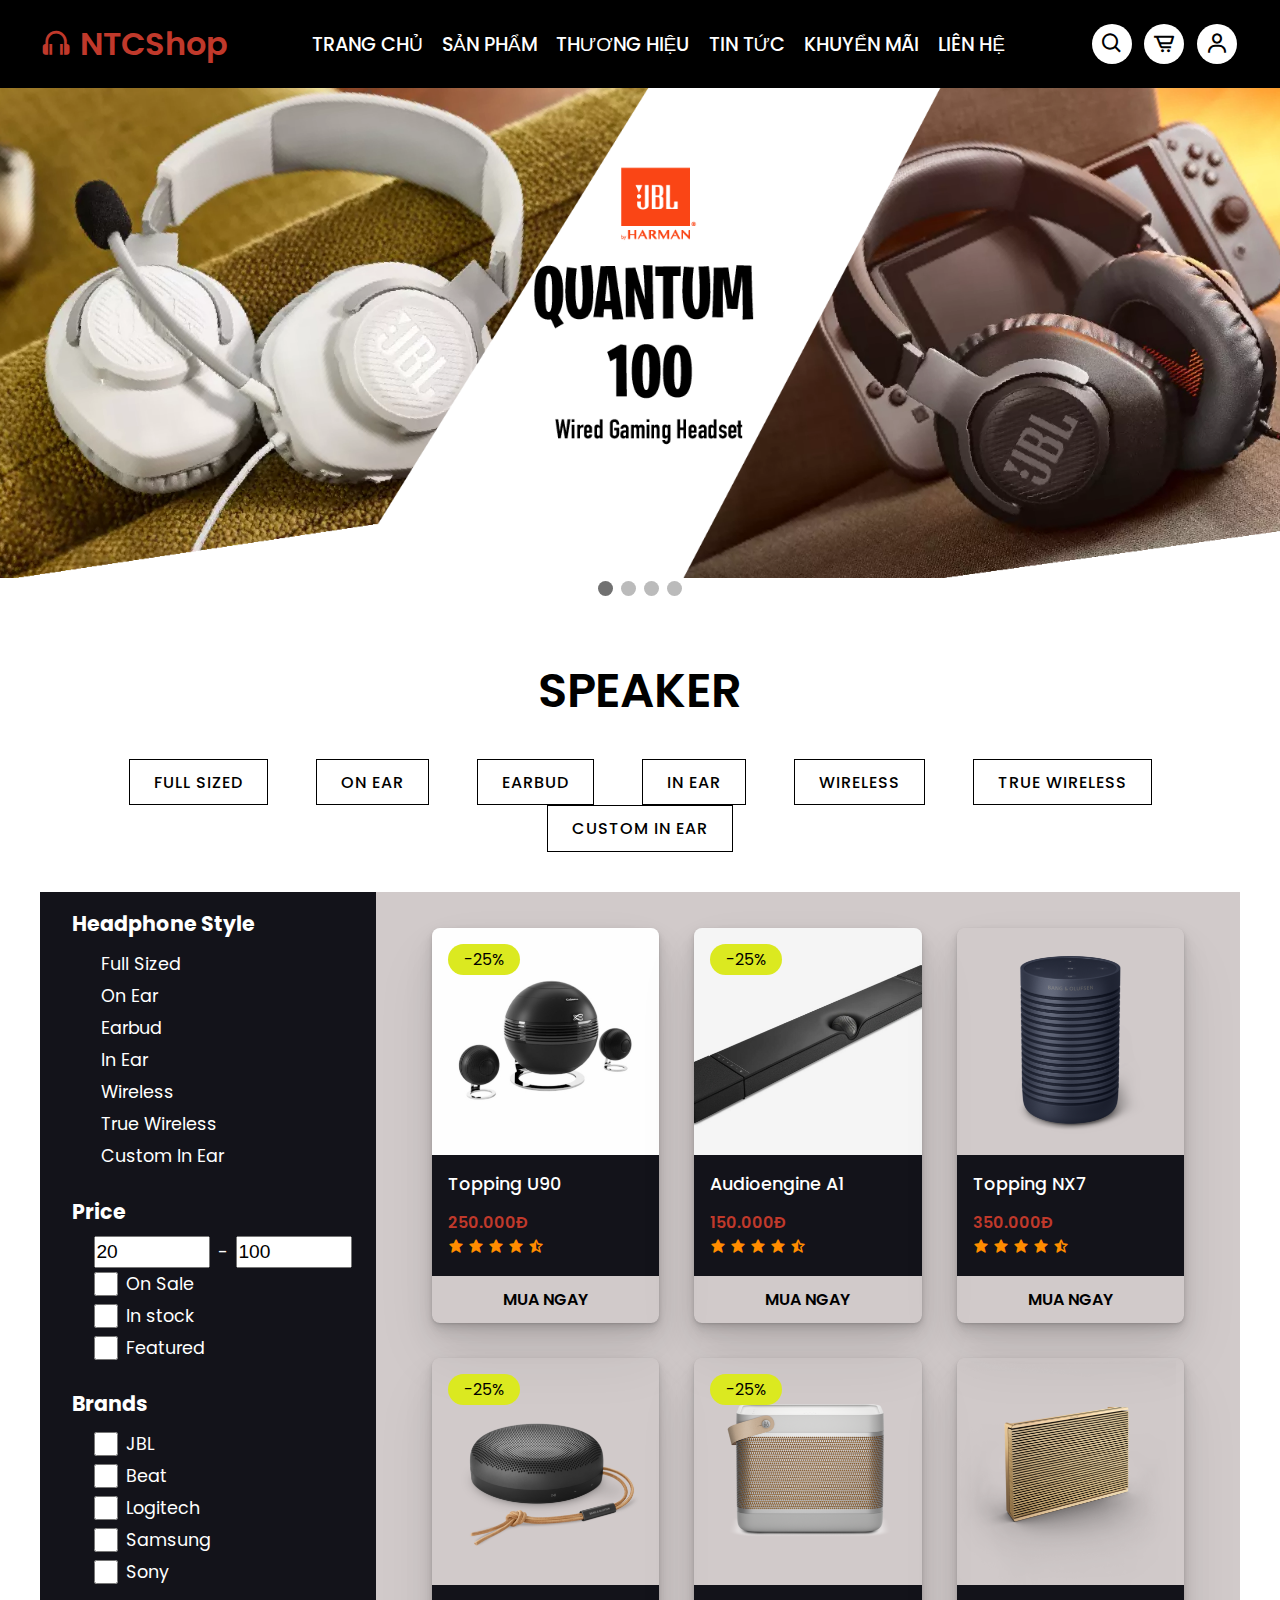
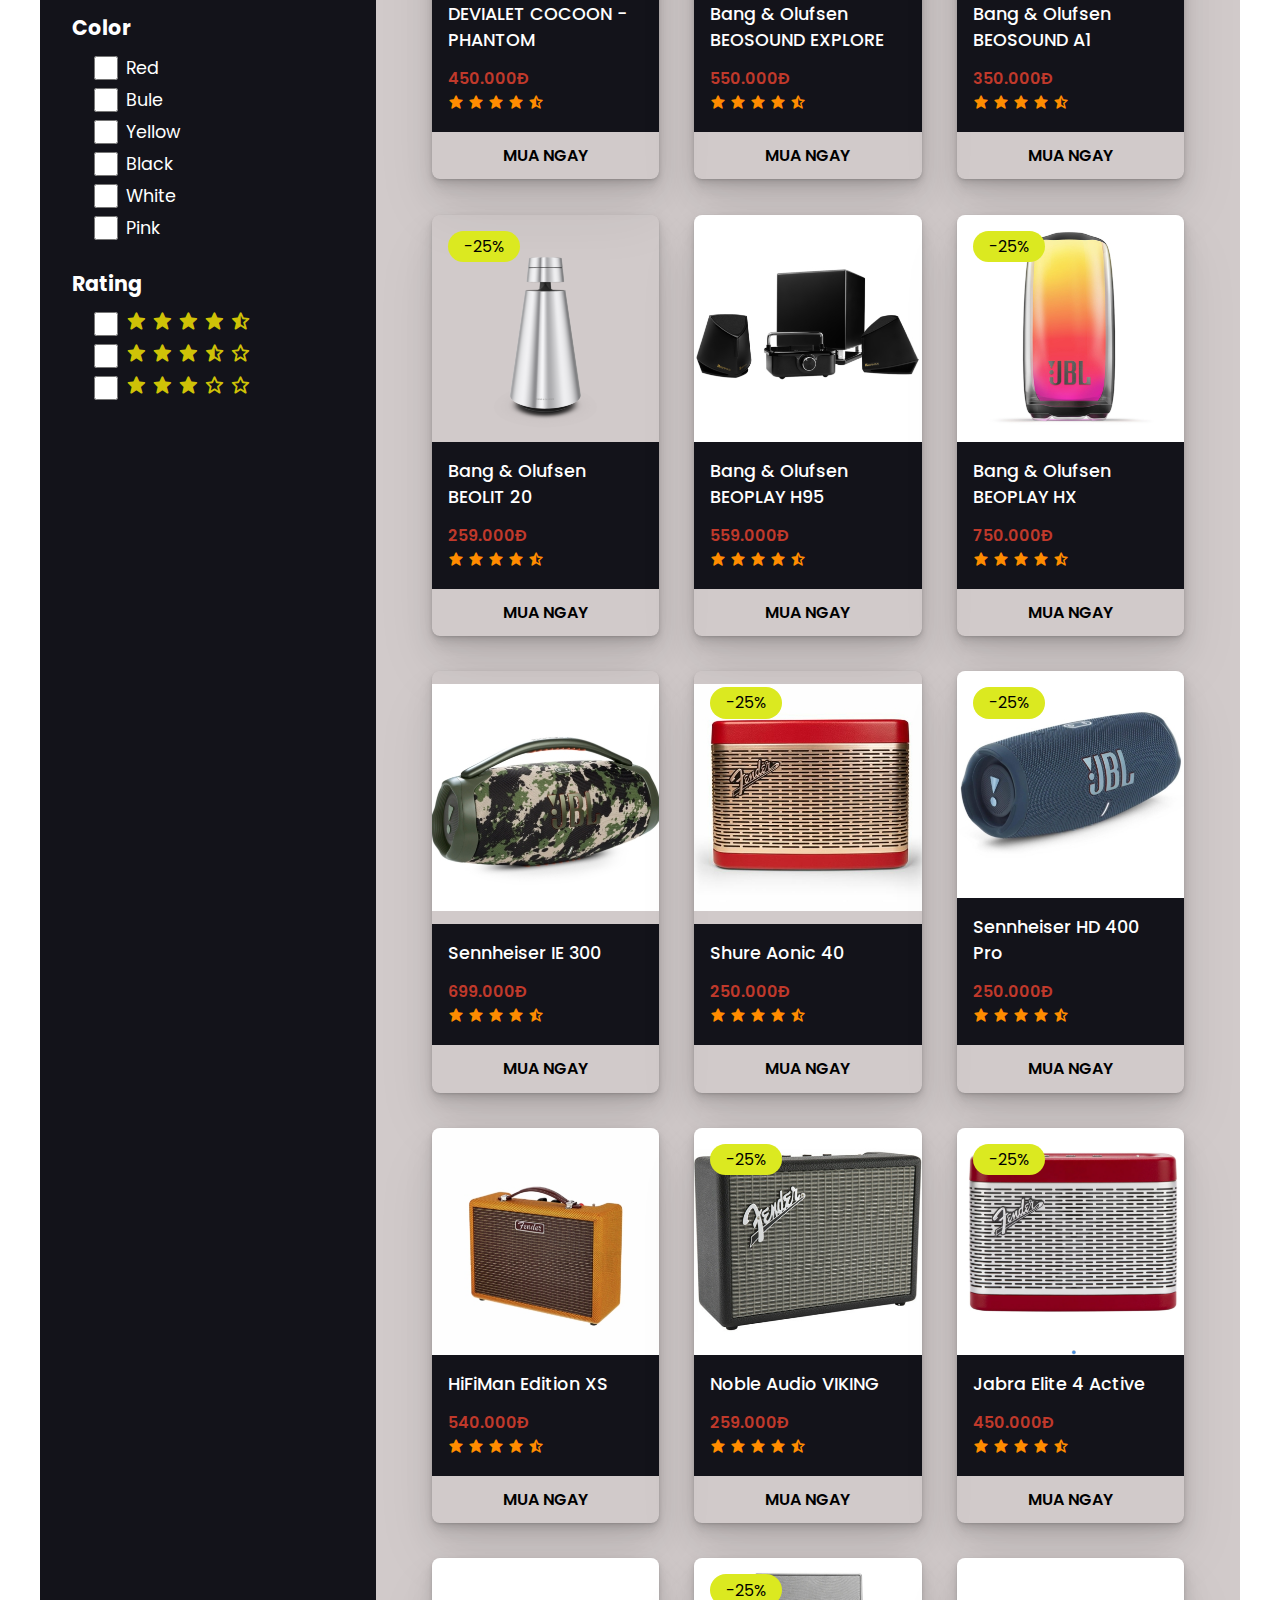
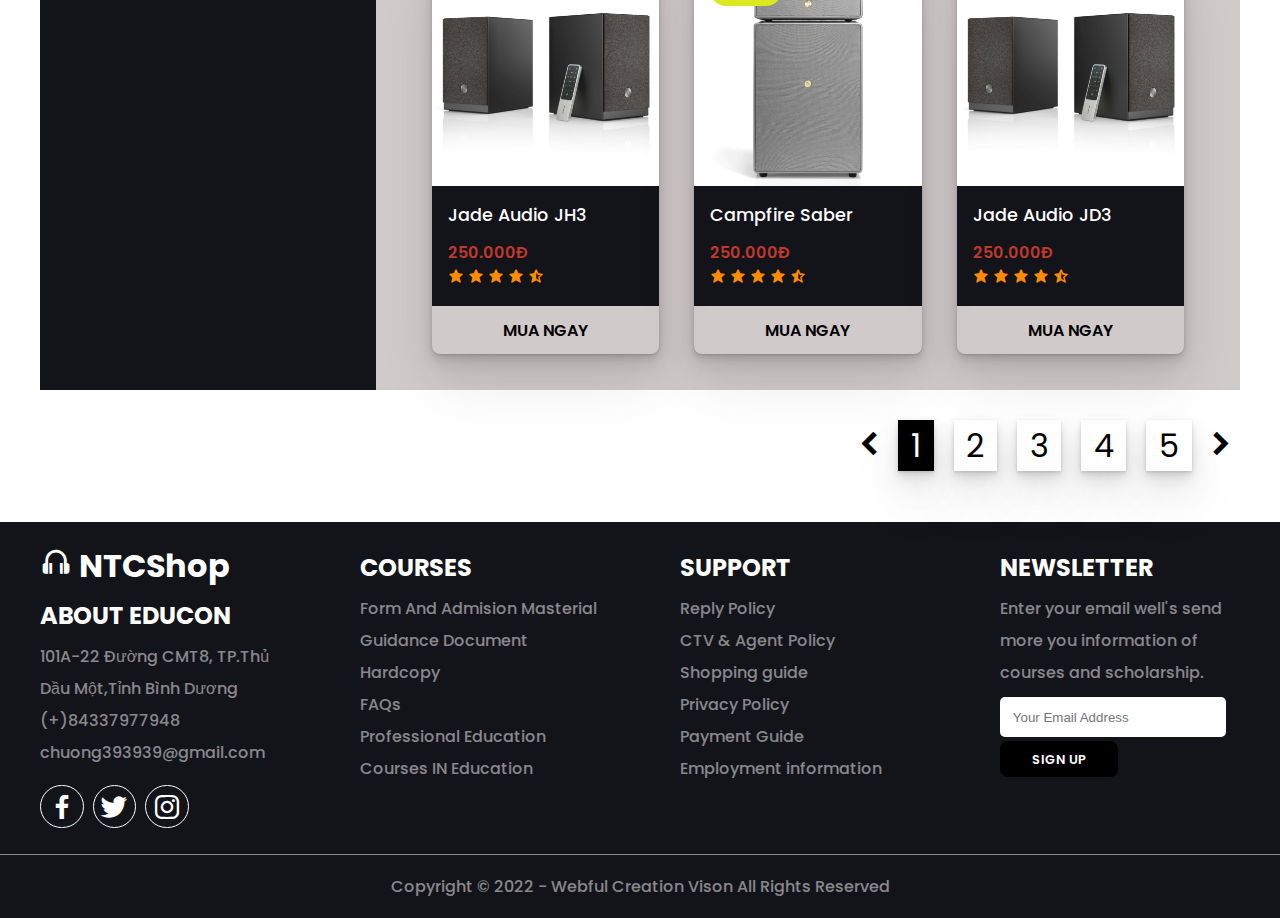
<file: speaker.html>
<!DOCTYPE html>
<html lang="en">
<head>
    <meta charset="UTF-8">
    <meta http-equiv="X-UA-Compatible" content="IE=edge">
    <meta name="viewport" content="width=device-width, initial-scale=1.0">
    <link rel="stylesheet" href="./css/hp.css">
    <link rel="stylesheet" href="./css/main.css">
    <link href='https://unpkg.com/boxicons@2.1.2/css/boxicons.min.css' rel='stylesheet'>
    <link rel="stylesheet" href="https://unpkg.com/swiper@8/swiper-bundle.min.css"
/>
    <title>NTCShop</title>
</head>
<body>
    <nav>
        <div class="navbar">
            <a href="#" class="navbar_logo container">
                <i class='bx bx-headphone'></i>
                <span>NTCShop</span>
            </a>
            <ul class="menu-links container">
                <li><a href="index.html">TRANG CHỦ</a></li>
                <li class="showmenu">
                    <a href="sanpham.html">SẢN PHẨM</a>
                    <ul class="menu-links-items">
                        <li><a href="hp.html">HEADPHONE</a></li>
                        <li><a href="dac.html">DAC/AMP</a></li>
                        <li><a href="dap.html">DAP</a></li>
                        <li><a href="speaker.html">SPEAKER</a></li>
                        <li><a href="phukien.html">PHỤ KIỆN</a></li>
                    </ul>
                </li>
                <li><a href="thuonghieu.html">THƯƠNG HIỆU</a></li>
                <li><a href="tintuc.html">TIN TỨC</a></li>
                <li><a href="khuyenmai.html">KHUYỂN MÃI</a></li>
                <li><a href="lienhe.html">LIÊN HỆ</a></li>
            </ul>
            <div class="navbar_icon container">
                <i class='bx bx-search' id="search-icon"></i>
                <i class="bx bx-cart-alt" id="cart-icon"></i>
                <i class='bx bx-user' id="user-icon"></i>
            </div>
            <input type="search" class="navbar_search"  placeholder="search here...">
            <div class="navbar_cart">
                <div class="cart-box">
                    <img src="./img/collec1.png" alt="">
                    <div class="content">
                        <h3>Headphone & Earbuds</h3>
                        <p><span>$219</span>$199</p>
                        <div class="cart-quantity">
                            <input type="number" value="1">
                        </div>
                    </div>
                    <div class="cart-icon">
                        <i class='bx bx-x'></i>
                    </div>
                </div>

                <div class="cart-box">
                    <img src="./img/best1.jpg" alt="">
                    <div class="content">
                        <h3>Headphone & Earbuds</h3>
                        <p><span>$219</span>$199</p>
                        <div class="cart-quantity">
                            <input type="number" value="1">
                        </div>
                    </div>
                    <div class="cart-icon">
                        <i class='bx bx-x'></i>
                    </div>
                </div>

                <div class="cart-box">
                    <img src="./img/collec2.png" alt="">
                    <div class="content">
                        <h3>Headphone & Earbuds</h3>
                        <p><span>$219</span>$199</p>
                        <div class="cart-quantity">
                            <input type="number" value="1">
                        </div>
                    </div>
                    <div class="cart-icon">
                        <i class='bx bx-x'></i>
                    </div>
                </div>

                <div class="cart-box">
                    <img src="./img/collec3.png" alt="">
                    <div class="content">
                        <h3>Headphone & Earbuds</h3>
                        <p><span>$219</span>$199</p>
                        <div class="cart-quantity">
                            <input type="number" value="1">
                        </div>
                    </div>
                    <div class="cart-icon">
                        <i class='bx bx-x'></i>
                    </div>
                </div>
                <a href="#" class="cart-btn btn">Mua Ngay</a>
            </div>
            <div class="navbar_user">
                <h1>Đăng Nhập</h1>
                <div class="form">
                    <label>Email or Phone</label>
                    <input type="text">
                    <label>Password</label>
                    <input type="password">
                </div>
                <a href="#" class="user_btn btn">Đăng Nhập</a>
                <div class="user-login">
                    <span>Đăng ký tài khoản</span>
                    <a href="login.html" >Tại Đây</a>
                </div>
            </div>
        </div>
    </nav>
<!-- -----------slider--------- -->
    <div class="slideshow-container">

        <div class="mySlides fade">
            <img src="./img/slider1.png" style="width:100%">
        </div>
        
        <div class="mySlides fade">
            <img src="./img/slider2.png" style="width:100%">
        </div>
        
        <div class="mySlides fade">
            <img src="./img/silder3.png" style="width:100%">
        </div>

        <div class="mySlides fade">
            <img src="./img/slider4.png" style="width:100%">
        </div>
        
    </div>
        
    <div style="text-align:center">
        <span class="dot"></span> 
        <span class="dot"></span> 
        <span class="dot"></span> 
        <span class="dot"></span>
        
    </div>
<!-- ----------------content---------------- -->
    <section>
        <div class="content_top container">
            <h1>SPEAKER</h1>
            <div class="top_btn">
                <a href="#"><span>FULL SIZED</span></a>
                <a href="#"><span>ON EAR</span></a>
                <a href="#"><span>EARBUD</span></a>
                <a href="#"><span>IN EAR</span></a>
                <a href="#"><span>WIRELESS</span></a>
                <a href="#"><span>TRUE WIRELESS</span></a>
                <a href="#"><span>CUSTOM IN EAR</span></a>
            </div>
        </div>
        <div class="container">
            <div class="allproduct ">
                <div class="product-left">
                    <div class="box">
                        <h3>Headphone Style</h3>
                        <a href="#">Full Sized</a>
                        <a href="#">On Ear</a>
                        <a href="#">Earbud</a>
                        <a href="#">In Ear</a>
                        <a href="#">Wireless</a>
                        <a href="#">True Wireless</a>
                        <a href="#">Custom In Ear</a>
                    </div>
        <!-- --------------box2---------------------- -->
                    <div class="box">
                        <h3>Price</h3>
                        <div class="price-input">
                            <input type="number" value="20">
                            <span>-</span>
                            <input type="number" value="100">
                        </div>
                        <div class="price-check">
                            <div class="price-check-item">
                                <input type="checkbox">
                                <span>On Sale</span>
                            </div>
                            <div class="price-check-item">
                                <input type="checkbox">
                                <span>In stock</span>
                            </div>
                            <div class="price-check-item">
                                <input type="checkbox">
                                <span>Featured</span>
                            </div>
                        </div>
                    </div>
        <!-- -------------------box3---------------- -->
                    <div class="box">
                        <h3>Brands</h3>
                        <div class="price-check">
                            <div class="price-check-item">
                                <input type="checkbox">
                                <span>JBL</span>
                            </div>
                            <div class="price-check-item">
                                <input type="checkbox">
                                <span>Beat</span>
                            </div>
                            <div class="price-check-item">
                                <input type="checkbox">
                                <span>Logitech</span>
                            </div>
                            <div class="price-check-item">
                                <input type="checkbox">
                                <span>Samsung</span>
                            </div>
                            <div class="price-check-item">
                                <input type="checkbox">
                                <span>Sony</span>
                            </div>
                        </div>
                    </div>
        <!-- ------------------box4---------- -->
                    <div class="box">
                        <h3>Color</h3>
                        <div class="price-check">
                            <div class="price-check-item">
                                <input type="checkbox">
                                <span>Red</span>
                            </div>
                            <div class="price-check-item">
                                <input type="checkbox">
                                <span>Bule</span>
                            </div>
                            <div class="price-check-item">
                                <input type="checkbox">
                                <span>Yellow</span>
                            </div>
                            <div class="price-check-item">
                                <input type="checkbox">
                                <span>Black</span>
                            </div>
                            <div class="price-check-item">
                                <input type="checkbox">
                                <span>White</span>
                            </div>
                            <div class="price-check-item">
                                <input type="checkbox">
                                <span>Pink</span>
                            </div>
                        </div>
                    </div>
        <!-- ------------------box5---------- -->
                    <div class="box">
                        <h3>Rating</h3>
                        <div class="price-check">
                            <div class="price-check-item">
                                <input type="checkbox">
                                <div class="price-check-icon">
                                    <i class='bx bxs-star'></i>
                                    <i class='bx bxs-star'></i>
                                    <i class='bx bxs-star'></i>
                                    <i class='bx bxs-star'></i>
                                    <i class='bx bxs-star-half'></i>
                                </div>
                            </div>
                            <div class="price-check-item">
                                <input type="checkbox">
                                <div class="price-check-icon">
                                    <i class='bx bxs-star'></i>
                                    <i class='bx bxs-star'></i>
                                    <i class='bx bxs-star'></i>
                                    <i class='bx bxs-star-half'></i>
                                    <i class='bx bx-star' ></i>
                                </div>
                            </div>
                            <div class="price-check-item">
                                <input type="checkbox">
                                <div class="price-check-icon">
                                    <i class='bx bxs-star'></i>
                                    <i class='bx bxs-star'></i>
                                    <i class='bx bxs-star'></i>
                                    <i class='bx bx-star' ></i>
                                    <i class='bx bx-star' ></i>
                                </div>
                            </div>
                        </div>
                    </div>
                </div>
        <!-- -----------------allproduct------------ -->
        <div class="box_container grid container">
            <!-- --------box1------------ -->
            <div class="box">
                <div class="box_promotion">
                    <span>-25%</span>
                </div>
                <div class="box_icon">
                    <i href="#" class='bx bxs-cart-alt' ></i>
                    <i href="#" class='bx bxs-heart' ></i>
                </div>
                <div class="box_img">
                    <img src="./img/speaker/sp1.jpg" alt="">
                </div>
                <div class="box_content">
                    <p>Topping U90</p>
                    <span>250.000Đ</span>
                    <div class="box_content-icon">
                        <i class='bx bxs-star'></i>
                        <i class='bx bxs-star'></i>
                        <i class='bx bxs-star'></i>
                        <i class='bx bxs-star'></i>
                        <i class='bx bxs-star-half'></i>
                    </div>
                </div>
                <div class="box_btn">
                    <a href="detailproduct.html" class="btn">Mua Ngay</a>
                </div>
            </div>
             <!-- --------box2------------ -->
             <div class="box">
                <div class="box_promotion">
                    <span>-25%</span>
                </div>
                <div class="box_icon">
                    <i href="#" class='bx bxs-cart-alt' ></i>
                    <i href="#" class='bx bxs-heart' ></i>
                </div>
                <div class="box_img">
                    <img src="./img/speaker/sp2.jpeg" alt="">
                </div>
                <div class="box_content">
                    <p>Audioengine A1</p>
                    <span>150.000Đ</span>
                    <div class="box_content-icon">
                        <i class='bx bxs-star'></i>
                        <i class='bx bxs-star'></i>
                        <i class='bx bxs-star'></i>
                        <i class='bx bxs-star'></i>
                        <i class='bx bxs-star-half'></i>
                    </div>
                </div>
                <div class="box_btn">
                    <a href="detailproduct.html" class="btn">Mua Ngay</a>
                </div>
            </div>
             <!-- --------box3------------ -->
             <div class="box">
                <div class="box_icon">
                    <i href="#" class='bx bxs-cart-alt' ></i>
                    <i href="#" class='bx bxs-heart' ></i>
                </div>
                <div class="box_img">
                    <img src="./img/speaker/sp3.png" alt="">
                </div>
                <div class="box_content">
                    <p>Topping NX7</p>
                    <span>350.000Đ</span>
                    <div class="box_content-icon">
                        <i class='bx bxs-star'></i>
                        <i class='bx bxs-star'></i>
                        <i class='bx bxs-star'></i>
                        <i class='bx bxs-star'></i>
                        <i class='bx bxs-star-half'></i>
                    </div>
                </div>
                <div class="box_btn">
                    <a href="detailproduct.html" class="btn">Mua Ngay</a>
                </div>
            </div>
             <!-- --------box4------------ -->
             <div class="box">
                <div class="box_promotion">
                    <span>-25%</span>
                </div>
                <div class="box_icon">
                    <i href="#" class='bx bxs-cart-alt' ></i>
                    <i href="#" class='bx bxs-heart' ></i>
                </div>
                <div class="box_img">
                    <img src="./img/speaker/sp4.png">
                </div>
                <div class="box_content">
                    <p>DEVIALET COCOON - PHANTOM</p>
                    <span>450.000Đ</span>
                    <div class="box_content-icon">
                        <i class='bx bxs-star'></i>
                        <i class='bx bxs-star'></i>
                        <i class='bx bxs-star'></i>
                        <i class='bx bxs-star'></i>
                        <i class='bx bxs-star-half'></i>
                    </div>
                </div>
                <div class="box_btn">
                    <a href="detailproduct.html" class="btn">Mua Ngay</a>
                </div>
            </div>
             <!-- --------box5------------ -->
             <div class="box">
                 <div class="box_promotion">
                    <span>-25%</span>
                </div>
                <div class="box_icon">
                    <i href="#" class='bx bxs-cart-alt' ></i>
                    <i href="#" class='bx bxs-heart' ></i>
                </div>
                <div class="box_img">
                    <img src="./img/speaker/sp5.png">
                </div>
                <div class="box_content">
                    <p>Bang & Olufsen BEOSOUND EXPLORE</p>
                    <span>550.000Đ</span>
                    <div class="box_content-icon">
                        <i class='bx bxs-star'></i>
                        <i class='bx bxs-star'></i>
                        <i class='bx bxs-star'></i>
                        <i class='bx bxs-star'></i>
                        <i class='bx bxs-star-half'></i>
                    </div>
                </div>
                <div class="box_btn">
                    <a href="detailproduct.html" class="btn">Mua Ngay</a>
                </div>
            </div>
             <!-- --------box6------------ -->
             <div class="box">
                <div class="box_icon">
                    <i href="#" class='bx bxs-cart-alt' ></i>
                    <i href="#" class='bx bxs-heart' ></i>
                </div>
                <div class="box_img">
                    <img src="./img/speaker/sp6.png">
                </div>
                <div class="box_content">
                    <p>Bang & Olufsen BEOSOUND A1</p>
                    <span>350.000Đ</span>
                    <div class="box_content-icon">
                        <i class='bx bxs-star'></i>
                        <i class='bx bxs-star'></i>
                        <i class='bx bxs-star'></i>
                        <i class='bx bxs-star'></i>
                        <i class='bx bxs-star-half'></i>
                    </div>
                </div>
                <div class="box_btn">
                    <a href="detailproduct.html" class="btn">Mua Ngay</a>
                </div>
            </div>
             <!-- --------box7------------ -->
             <div class="box">
                <div class="box_promotion">
                    <span>-25%</span>
                </div>
                <div class="box_icon">
                    <i href="#" class='bx bxs-cart-alt' ></i>
                    <i href="#" class='bx bxs-heart' ></i>
                </div>
                <div class="box_img">
                    <img src="./img/speaker/sp7.png">
                </div>
                <div class="box_content">
                    <p>Bang & Olufsen BEOLIT 20</p>
                    <span>259.000Đ</span>
                    <div class="box_content-icon">
                        <i class='bx bxs-star'></i>
                        <i class='bx bxs-star'></i>
                        <i class='bx bxs-star'></i>
                        <i class='bx bxs-star'></i>
                        <i class='bx bxs-star-half'></i>
                    </div>
                </div>
                <div class="box_btn">
                    <a href="detailproduct.html" class="btn">Mua Ngay</a>
                </div>
            </div>
             <!-- --------box8------------ -->
             <div class="box">
                <div class="box_icon">
                    <i href="#" class='bx bxs-cart-alt' ></i>
                    <i href="#" class='bx bxs-heart' ></i>
                </div>
                <div class="box_img">
                    <img src="./img/speaker/sp8.jpg">
                </div>
                <div class="box_content">
                    <p>Bang & Olufsen BEOPLAY H95</p>
                    <span>559.000Đ</span>
                    <div class="box_content-icon">
                        <i class='bx bxs-star'></i>
                        <i class='bx bxs-star'></i>
                        <i class='bx bxs-star'></i>
                        <i class='bx bxs-star'></i>
                        <i class='bx bxs-star-half'></i>
                    </div>
                </div>
                <div class="box_btn">
                    <a href="detailproduct.html" class="btn">Mua Ngay</a>
                </div>
            </div>
             <!-- --------box9------------ -->
             <div class="box">
                <div class="box_promotion">
                    <span>-25%</span>
                </div>
                <div class="box_icon">
                    <i href="#" class='bx bxs-cart-alt' ></i>
                    <i href="#" class='bx bxs-heart' ></i>
                </div>
                <div class="box_img">
                    <img src="./img/speaker/sp9.jpg">
                </div>
                <div class="box_content">
                    <p>Bang & Olufsen BEOPLAY HX</p>
                    <span>750.000Đ</span>
                    <div class="box_content-icon">
                        <i class='bx bxs-star'></i>
                        <i class='bx bxs-star'></i>
                        <i class='bx bxs-star'></i>
                        <i class='bx bxs-star'></i>
                        <i class='bx bxs-star-half'></i>
                    </div>
                </div>
                <div class="box_btn">
                    <a href="detailproduct.html" class="btn">Mua Ngay</a>
                </div>
            </div>
             <!-- --------box10------------ -->
             <div class="box">
                <div class="box_icon">
                    <i href="#" class='bx bxs-cart-alt' ></i>
                    <i href="#" class='bx bxs-heart' ></i>
                </div>
                <div class="box_img">
                    <img src="./img/speaker/sp10.jpg">
                </div>
                <div class="box_content">
                    <p>Sennheiser IE 300</p>
                    <span>699.000Đ</span>
                    <div class="box_content-icon">
                        <i class='bx bxs-star'></i>
                        <i class='bx bxs-star'></i>
                        <i class='bx bxs-star'></i>
                        <i class='bx bxs-star'></i>
                        <i class='bx bxs-star-half'></i>
                    </div>
                </div>
                <div class="box_btn">
                    <a href="detailproduct.html" class="btn">Mua Ngay</a>
                </div>
            </div>
            <!-- --------box1------------ -->
            <div class="box">
                <div class="box_promotion">
                    <span>-25%</span>
                </div>
                <div class="box_icon">
                    <i href="#" class='bx bxs-cart-alt' ></i>
                    <i href="#" class='bx bxs-heart' ></i>
                </div>
                <div class="box_img">
                    <img src="./img/speaker/sp11.jpeg">
                </div>
                <div class="box_content">
                    <p>Shure Aonic 40</p>
                    <span>250.000Đ</span>
                    <div class="box_content-icon">
                        <i class='bx bxs-star'></i>
                        <i class='bx bxs-star'></i>
                        <i class='bx bxs-star'></i>
                        <i class='bx bxs-star'></i>
                        <i class='bx bxs-star-half'></i>
                    </div>
                </div>
                <div class="box_btn">
                    <a href="detailproduct.html" class="btn">Mua Ngay</a>
                </div>
            </div>
            <!-- --------box1------------ -->
            <div class="box">
                <div class="box_promotion">
                    <span>-25%</span>
                </div>
                <div class="box_icon">
                    <i href="#" class='bx bxs-cart-alt' ></i>
                    <i href="#" class='bx bxs-heart' ></i>
                </div>
                <div class="box_img">
                    <img src="./img/speaker/sp12.jpeg">
                </div>
                <div class="box_content">
                    <p>Sennheiser HD 400 Pro</p>
                    <span>250.000Đ</span>
                    <div class="box_content-icon">
                        <i class='bx bxs-star'></i>
                        <i class='bx bxs-star'></i>
                        <i class='bx bxs-star'></i>
                        <i class='bx bxs-star'></i>
                        <i class='bx bxs-star-half'></i>
                    </div>
                </div>
                <div class="box_btn">
                    <a href="detailproduct.html" class="btn">Mua Ngay</a>
                </div>
            </div>
            <!-- --------box1------------ -->
            <div class="box">
                <div class="box_icon">
                    <i href="#" class='bx bxs-cart-alt' ></i>
                    <i href="#" class='bx bxs-heart' ></i>
                </div>
                <div class="box_img">
                    <img src="./img/speaker/sp13.jpg" alt="">
                </div>
                <div class="box_content">
                    <p>HiFiMan Edition XS</p>
                    <span>540.000Đ</span>
                    <div class="box_content-icon">
                        <i class='bx bxs-star'></i>
                        <i class='bx bxs-star'></i>
                        <i class='bx bxs-star'></i>
                        <i class='bx bxs-star'></i>
                        <i class='bx bxs-star-half'></i>
                    </div>
                </div>
                <div class="box_btn">
                    <a href="detailproduct.html" class="btn">Mua Ngay</a>
                </div>
            </div>
            <!-- --------box1------------ -->
            <div class="box">
                <div class="box_promotion">
                    <span>-25%</span>
                </div>
                <div class="box_icon">
                    <i href="#" class='bx bxs-cart-alt' ></i>
                    <i href="#" class='bx bxs-heart' ></i>
                </div>
                <div class="box_img">
                    <img src="./img/speaker/sp14.jpg">
                </div>
                <div class="box_content">
                    <p>Noble Audio VIKING</p>
                    <span>259.000Đ</span>
                    <div class="box_content-icon">
                        <i class='bx bxs-star'></i>
                        <i class='bx bxs-star'></i>
                        <i class='bx bxs-star'></i>
                        <i class='bx bxs-star'></i>
                        <i class='bx bxs-star-half'></i>
                    </div>
                </div>
                <div class="box_btn">
                    <a href="detailproduct.html" class="btn">Mua Ngay</a>
                </div>
            </div>
            <!-- --------box1------------ -->
            <div class="box">
                <div class="box_promotion">
                    <span>-25%</span>
                </div>
                <div class="box_icon">
                    <i href="#" class='bx bxs-cart-alt' ></i>
                    <i href="#" class='bx bxs-heart' ></i>
                </div>
                <div class="box_img">
                    <img src="./img/speaker/sp15.png">
                </div>
                <div class="box_content">
                    <p>Jabra Elite 4 Active</p>
                    <span>450.000Đ</span>
                    <div class="box_content-icon">
                        <i class='bx bxs-star'></i>
                        <i class='bx bxs-star'></i>
                        <i class='bx bxs-star'></i>
                        <i class='bx bxs-star'></i>
                        <i class='bx bxs-star-half'></i>
                    </div>
                </div>
                <div class="box_btn">
                    <a href="detailproduct.html" class="btn">Mua Ngay</a>
                </div>
            </div>
            <!-- --------box1------------ -->
            <div class="box">
                <div class="box_icon">
                    <i href="#" class='bx bxs-cart-alt' ></i>
                    <i href="#" class='bx bxs-heart' ></i>
                </div>
                <div class="box_img">
                    <img src="./img/speaker/sp16.jpg">
                </div>
                <div class="box_content">
                    <p>Jade Audio JH3</p>
                    <span>250.000Đ</span>
                    <div class="box_content-icon">
                        <i class='bx bxs-star'></i>
                        <i class='bx bxs-star'></i>
                        <i class='bx bxs-star'></i>
                        <i class='bx bxs-star'></i>
                        <i class='bx bxs-star-half'></i>
                    </div>
                </div>
                <div class="box_btn">
                    <a href="detailproduct.html" class="btn">Mua Ngay</a>
                </div>
            </div>
            <!-- --------box1------------ -->
            <div class="box">
                <div class="box_promotion">
                    <span>-25%</span>
                </div>
                <div class="box_icon">
                    <i href="#" class='bx bxs-cart-alt' ></i>
                    <i href="#" class='bx bxs-heart' ></i>
                </div>
                <div class="box_img">
                    <img src="./img/speaker/sp17.jpg">
                </div>
                <div class="box_content">
                    <p>Campfire Saber</p>
                    <span>250.000Đ</span>
                    <div class="box_content-icon">
                        <i class='bx bxs-star'></i>
                        <i class='bx bxs-star'></i>
                        <i class='bx bxs-star'></i>
                        <i class='bx bxs-star'></i>
                        <i class='bx bxs-star-half'></i>
                    </div>
                </div>
                <div class="box_btn">
                    <a href="detailproduct.html" class="btn">Mua Ngay</a>
                </div>
            </div>
            <!-- --------box1------------ -->
            <div class="box">
                <div class="box_icon">
                    <i href="#" class='bx bxs-cart-alt' ></i>
                    <i href="#" class='bx bxs-heart' ></i>
                </div>
                <div class="box_img">
                    <img src="./img/speaker/sp16.jpg">
                </div>
                <div class="box_content">
                    <p>Jade Audio JD3</p>
                    <span>250.000Đ</span>
                    <div class="box_content-icon">
                        <i class='bx bxs-star'></i>
                        <i class='bx bxs-star'></i>
                        <i class='bx bxs-star'></i>
                        <i class='bx bxs-star'></i>
                        <i class='bx bxs-star-half'></i>
                    </div>
                </div>
                <div class="box_btn">
                    <a href="detailproduct.html" class="btn">Mua Ngay</a>
                </div>
            </div>         
        </div>
            </div>
            <div class="number">
                <div class="number-icon">
                    <i class='bx bxs-chevron-left'></i>
                </div>
                <div class="number-links">
                    <a href="#" class="number-link active">1</a>
                    <a href="#" class="number-link">2</a>
                    <a href="#" class="number-link">3</a>
                    <a href="#" class="number-link">4</a>
                    <a href="#" class="number-link">5</a>
                </div>
                <div class="number-icon">
                    <i class='bx bxs-chevron-right'></i>
                </div>
            </div>
        </div>
    </section>
<!-- ------------------------------footer------------------- -->
    <footer>
        <div class="footer container">
            <div class="footer-box">
                <a href="#" class="footer_logo">
                    <i class='bx bx-headphone'></i>
                    <span>NTCShop</span>
                </a>
                <h3>ABOUT EDUCON</h3>
                <p>
                    101A-22 Đường CMT8, TP.Thủ Dầu Một,Tỉnh Bình Dương<br>
                    (+)84337977948<br>
                    chuong393939@gmail.com<br>
                    <div class="social">
                        <i class='bx bxl-facebook'></i>
                        <i class='bx bxl-twitter' ></i>
                        <i class='bx bxl-instagram'></i>
                    </div>
                </p>
            </div>

            <div class="footer-box">
                <h3>COURSES</h3>
                <p>
                    <a href="#">Form And Admision Masterial </a>
                    <a href="#">Guidance Document</a>
                    <a href="#">Hardcopy</a>
                    <a href="#">FAQs</a>
                    <a href="#">Professional Education</a>
                    <a href="#">Courses IN Education</a>
                </p>
            </div>

            <div class="footer-box">
                <h3>SUPPORT</h3>
                <p>
                    <a href="#">Reply Policy </a>
                    <a href="#">CTV & Agent Policy</a>
                    <a href="#">Shopping guide </a>
                    <a href="#">Privacy Policy </a>
                    <a href="#"> Payment Guide </a>
                    <a href="#">Employment information </a>
                
                </p>
            </div>

            <div class="footer-box">
                <h3>NEWSLETTER</h3>
                <p>
                    Enter your email well's send more you information of courses and scholarship.
                </p>
                <input type="email" placeholder="Your Email Address"><br>
                <a href="#" class="footer-btn btn">SIGN UP</a>
            </div>
        </div>
        <p class="footer-bottom">Copyright &copy 2022 - Webful Creation  Vison All Rights Reserved</p>
    </footer>
   <!-- --------script----------- -->
   <script src="./js/main.js"></script>
</body>
</html>
</file>
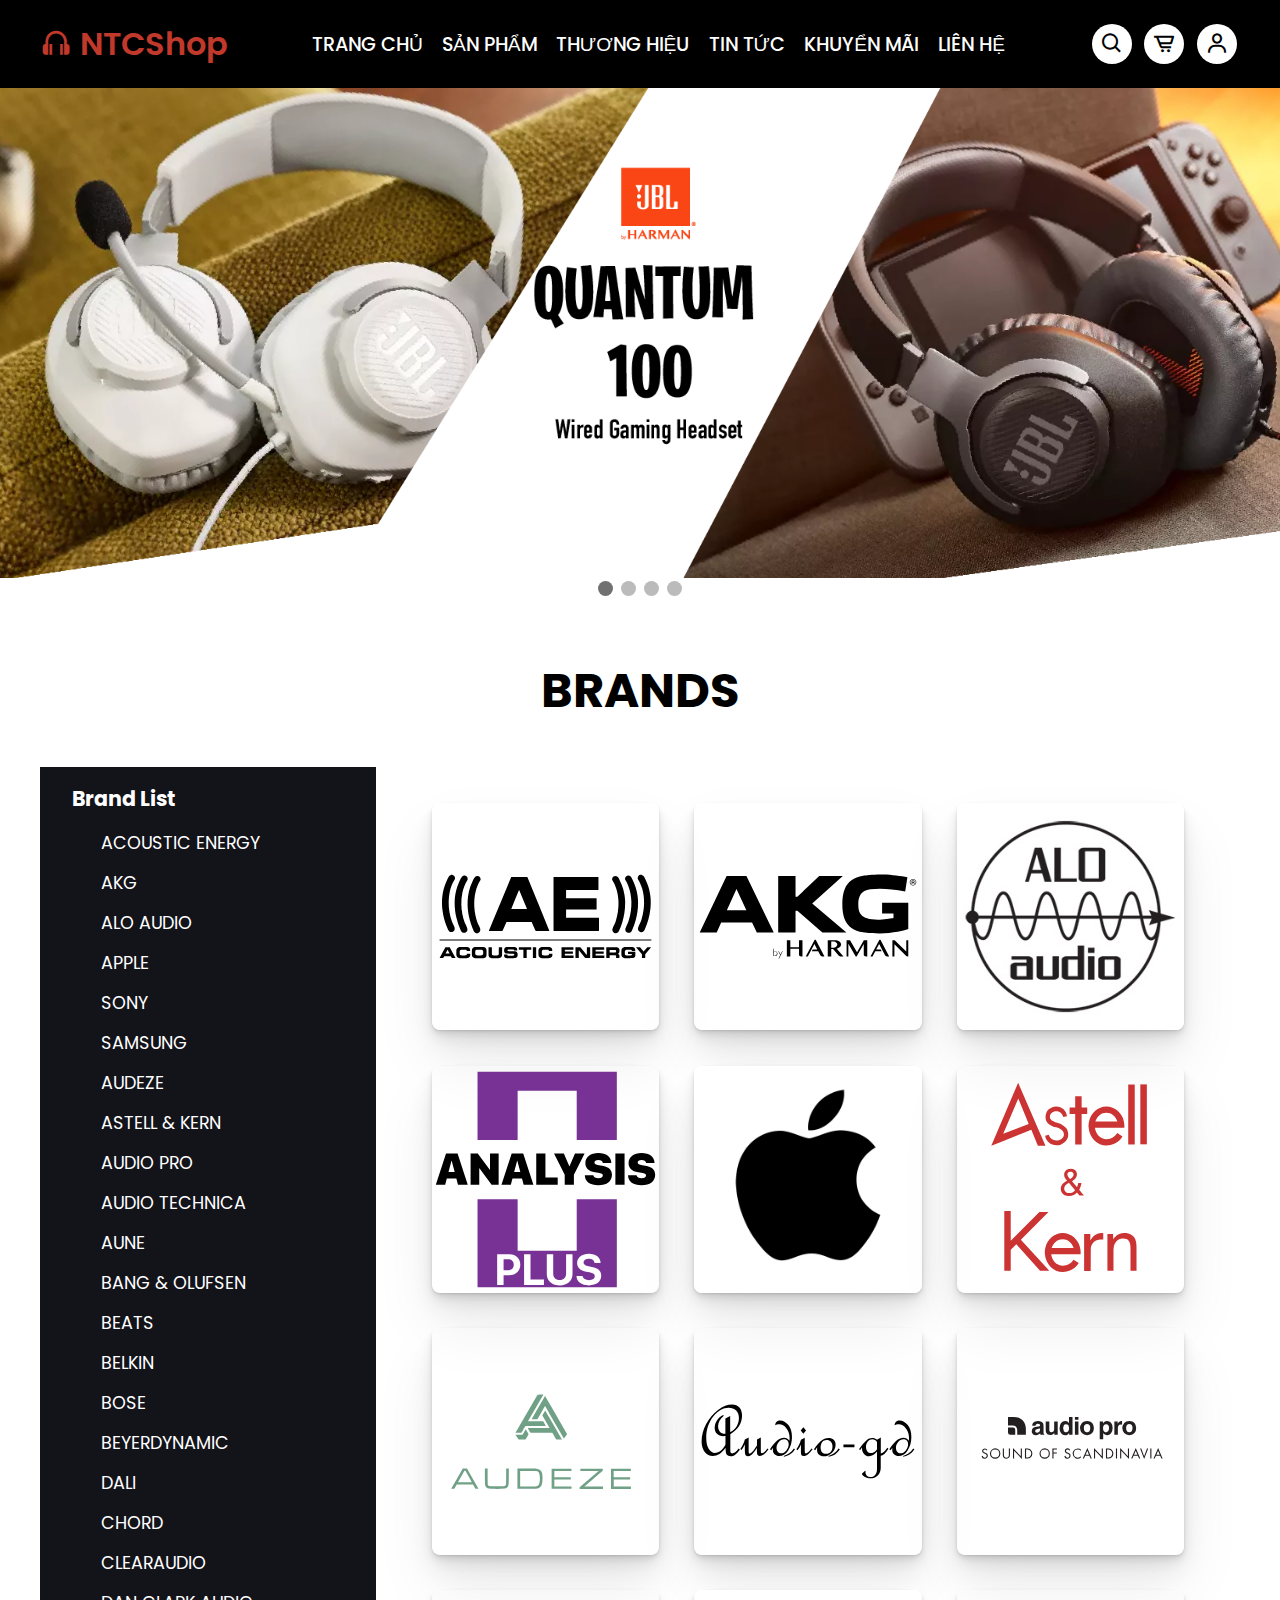
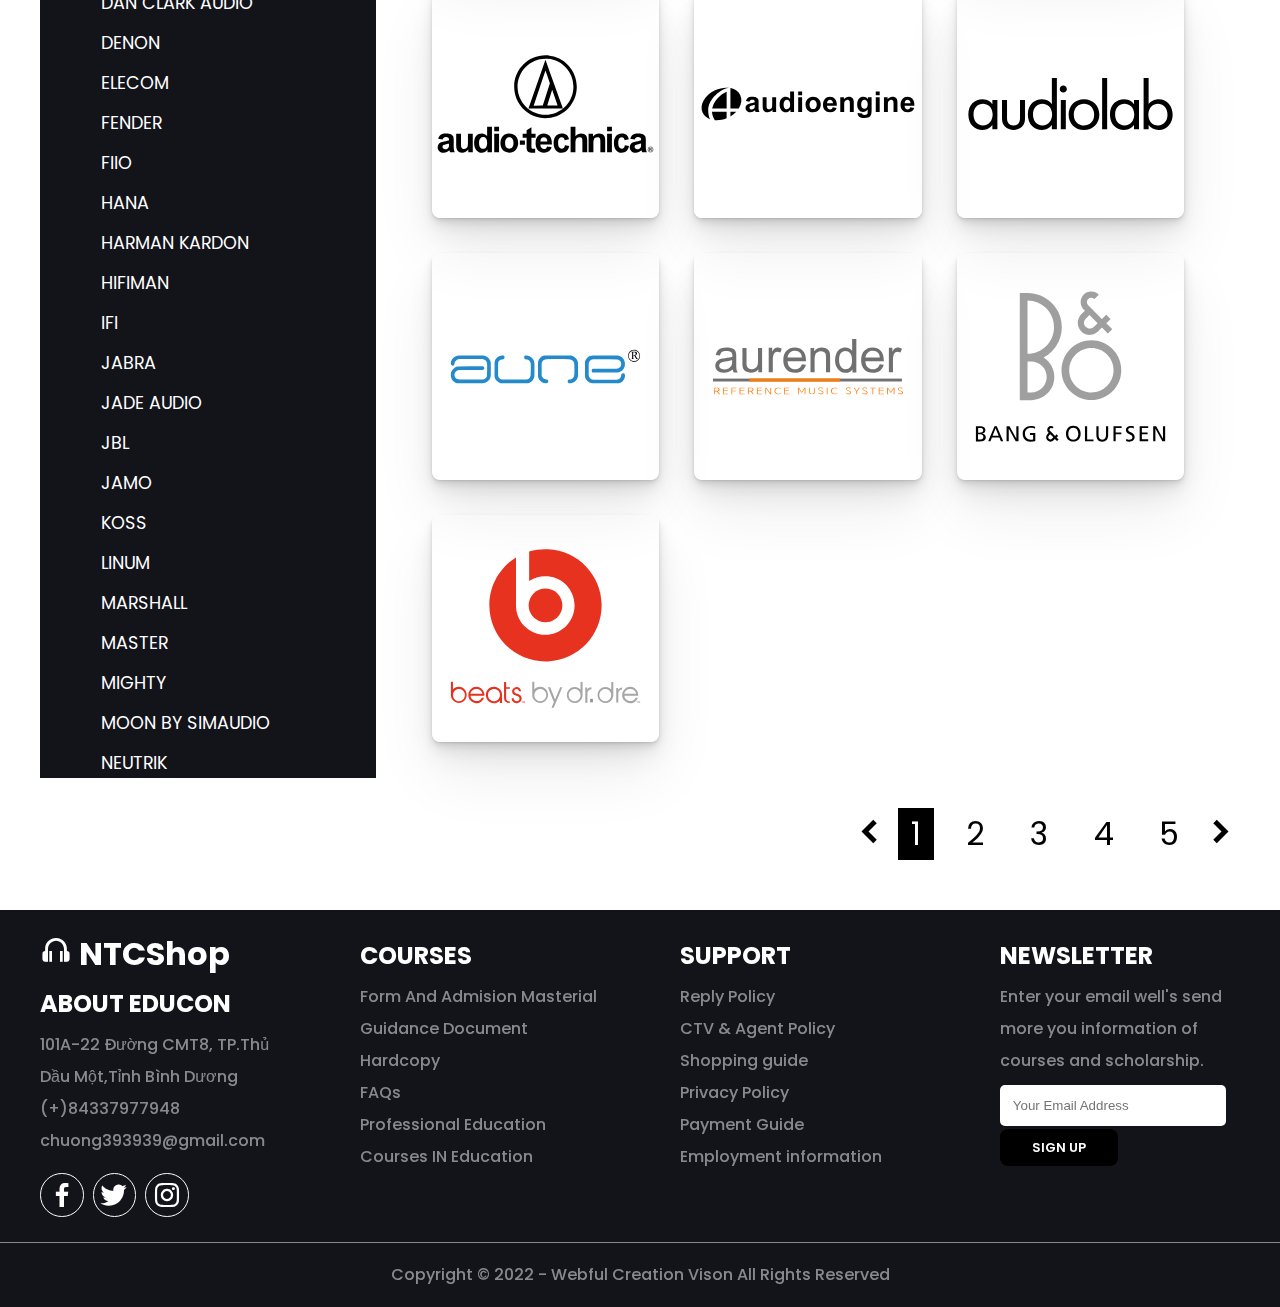
<file: thuonghieu.html>
<!DOCTYPE html>
<html lang="en">
<head>
    <meta charset="UTF-8">
    <meta http-equiv="X-UA-Compatible" content="IE=edge">
    <meta name="viewport" content="width=device-width, initial-scale=1.0">
    <link rel="stylesheet" href="./css/main.css">
    <link rel="stylesheet" href="./css/thuonghieu.css">
    <link href='https://unpkg.com/boxicons@2.1.2/css/boxicons.min.css' rel='stylesheet'>
    <link rel="stylesheet" href="https://unpkg.com/swiper@8/swiper-bundle.min.css"/>
    <title>NTCShop</title>
</head>
<body>
    <nav>
        <div class="navbar">
            <a href="#" class="navbar_logo container">
                <i class='bx bx-headphone'></i>
                <span>NTCShop</span>
            </a>
            <ul class="menu-links container">
                <li><a href="index.html">TRANG CHỦ</a></li>
                <li class="showmenu">
                    <a href="sanpham.html">SẢN PHẨM</a>
                    <ul class="menu-links-items">
                        <li><a href="hp.html">HEADPHONE</a></li>
                        <li><a href="#">DAC/AMP</a></li>
                        <li><a href="#">DAP</a></li>
                        <li><a href="#">SPEAKER</a></li>
                        <li><a href="#">PHỤ KIỆN</a></li>
                    </ul>
                </li>
                <li><a href="thuonghieu.html">THƯƠNG HIỆU</a></li>
                <li><a href="tintuc.html">TIN TỨC</a></li>
                <li><a href="khuyenmai.html">KHUYỂN MÃI</a></li>
                <li><a href="lienhe.html">LIÊN HỆ</a></li>
            </ul>
            <div class="navbar_icon container">
                <i class='bx bx-search' id="search-icon"></i>
                <i class="bx bx-cart-alt" id="cart-icon"></i>
                <i class='bx bx-user' id="user-icon"></i>
            </div>
            <input type="search" class="navbar_search"  placeholder="search here...">
            <div class="navbar_cart">
                <div class="cart-box">
                    <img src="./img/collec1.png" alt="">
                    <div class="content">
                        <h3>Headphone & Earbuds</h3>
                        <p><span>$219</span>$199</p>
                        <div class="cart-quantity">
                            <input type="number" value="1">
                        </div>
                    </div>
                    <div class="cart-icon">
                        <i class='bx bx-x'></i>
                    </div>
                </div>

                <div class="cart-box">
                    <img src="./img/best1.jpg" alt="">
                    <div class="content">
                        <h3>Headphone & Earbuds</h3>
                        <p><span>$219</span>$199</p>
                        <div class="cart-quantity">
                            <input type="number" value="1">
                        </div>
                    </div>
                    <div class="cart-icon">
                        <i class='bx bx-x'></i>
                    </div>
                </div>

                <div class="cart-box">
                    <img src="./img/collec2.png" alt="">
                    <div class="content">
                        <h3>Headphone & Earbuds</h3>
                        <p><span>$219</span>$199</p>
                        <div class="cart-quantity">
                            <input type="number" value="1">
                        </div>
                    </div>
                    <div class="cart-icon">
                        <i class='bx bx-x'></i>
                    </div>
                </div>

                <div class="cart-box">
                    <img src="./img/collec3.png" alt="">
                    <div class="content">
                        <h3>Headphone & Earbuds</h3>
                        <p><span>$219</span>$199</p>
                        <div class="cart-quantity">
                            <input type="number" value="1">
                        </div>
                    </div>
                    <div class="cart-icon">
                        <i class='bx bx-x'></i>
                    </div>
                </div>
                <a href="#" class="cart-btn btn">Mua Ngay</a>
            </div>
            <div class="navbar_user">
                <h1>Đăng Nhập</h1>
                <div class="form">
                    <label>Email or Phone</label>
                    <input type="text">
                    <label>Password</label>
                    <input type="password">
                </div>
                <a href="#" class="user_btn btn">Đăng Nhập</a>
                <div class="user-login">
                    <span>Đăng ký tài khoản</span>
                    <a href="login.html" >Tại Đây</a>
                </div>
            </div>
        </div>
    </nav>
<!-- -----------slider--------- -->
    <div class="slideshow-container">

        <div class="mySlides fade">
            <img src="./img/slider1.png" style="width:100%">
        </div>
        
        <div class="mySlides fade">
            <img src="./img/slider2.png" style="width:100%">
        </div>
        
        <div class="mySlides fade">
            <img src="./img/silder3.png" style="width:100%">
        </div>

        <div class="mySlides fade">
            <img src="./img/slider4.png" style="width:100%">
        </div>
        
    </div>
        
    <div style="text-align:center">
        <span class="dot"></span> 
        <span class="dot"></span> 
        <span class="dot"></span> 
        <span class="dot"></span>
        
    </div>
<!-- ----------------content---------------- -->
    <section>
        <div class="content_top container">
            <h1>BRANDS</h1>
        </div>
        <div class="container">
            <div class="allproduct ">
                <div class="product-left">
                    <div class="box">
                        <h3>Brand List</h3>
                        <a href="#">Acoustic Energy</a>
                        <a href="#">akg</a>
                        <a href="#">alo audio</a>
                        <a href="#">apple</a>
                        <a href="#">sony</a>
                        <a href="#">samsung</a>
                        <a href="#">audeze</a>
                        <a href="#">astell & kern</a>
                        <a href="#">audio pro</a>
                        <a href="#">audio technica</a>
                        <a href="#">aune</a>
                        <a href="#">bang & olufsen</a>
                        <a href="#">beats</a>
                        <a href="#">belkin</a>
                        <a href="#">bose</a>
                        <a href="#">beyerdynamic</a>
                        <a href="#">dali</a>
                        <a href="#">chord</a>
                        <a href="#">clearaudio</a>
                        <a href="#">dan clark audio</a>
                        <a href="#">denon</a>
                        <a href="#">elecom</a>
                        <a href="#">fender</a>
                        <a href="#">fiio</a>
                        <a href="#">hana</a>
                        <a href="#">harman kardon</a>
                        <a href="#">hifiman</a>
                        <a href="#">ifi</a>
                        <a href="#">jabra</a>
                        <a href="#">jade audio</a>
                        <a href="#">JBl</a>
                        <a href="#">jamo</a>
                        <a href="#">koss</a>
                        <a href="#">linum</a>
                        <a href="#">marshall</a>
                        <a href="#">master</a>
                        <a href="#">mighty</a>
                        <a href="#">moon by simaudio</a>
                        <a href="#">neutrik</a>
                    </div>
                </div>
        <!-- -----------------allproduct------------ -->
        <div class="box_container grid container">
            <!-- --------box1------------ -->
            <div class="box">
                <img src="./img/th1.svg" alt="">
            </div>
             <!-- --------box1------------ -->
             <div class="box">
                <img src="./img/th2.svg" alt="">
            </div>
             <!-- --------box1------------ -->
             <div class="box">
                <img src="./img/th3.jpg" alt="">
            </div>
             <!-- --------box1------------ -->
             <div class="box">
                <img src="./img/th4.svg" alt="">
            </div>
             <!-- --------box1------------ -->
             <div class="box">
                <img src="./img/th5.jpg" alt="">
            </div>
             <!-- --------box1------------ -->
             <div class="box">
                <img src="./img/th6.svg" alt="">
            </div>
             <!-- --------box1------------ -->
             <div class="box">
                <img src="./img/th7.svg" alt="">
            </div>
             <!-- --------box1------------ -->
             <div class="box">
                <img src="./img/th8.svg" alt="">
            </div>
             <!-- --------box1------------ -->
             <div class="box">
                <img src="./img/th9.svg" alt="">
            </div>
             <!-- --------box1------------ -->
             <div class="box">
                <img src="./img/th10.svg" alt="">
            </div>
             <!-- --------box1------------ -->
             <div class="box">
                <img src="./img/th11.svg" alt="">
            </div>
             <!-- --------box1------------ -->
             <div class="box">
                <img src="./img/th12.svg" alt="">
            </div>
             <!-- --------box1------------ -->
             <div class="box">
                <img src="./img/th13.svg" alt="">
            </div>
             <!-- --------box1------------ -->
             <div class="box">
                <img src="./img/th14.svg" alt="">
            </div>
             <!-- --------box1------------ -->
             <div class="box">
                <img src="./img/th15.svg" alt="">
            </div>
             <!-- --------box1------------ -->
             <div class="box">
                <img src="./img/th16.svg" alt="">
            </div>
        </div>
        <div></div>
            <div class="number">
                <div class="number-icon">
                    <i class='bx bxs-chevron-left'></i>
                </div>
                <div class="number-links">
                    <a href="#" class="number-link active">1</a>
                    <a href="#" class="number-link">2</a>
                    <a href="#" class="number-link">3</a>
                    <a href="#" class="number-link">4</a>
                    <a href="#" class="number-link">5</a>
                </div>
                <div class="number-icon">
                    <i class='bx bxs-chevron-right'></i>
                </div>
            </div>
        </div>
    </section>
<!-- ------------------------------footer------------------- -->
    <footer>
        <div class="footer container">
            <div class="footer-box">
                <a href="#" class="footer_logo">
                    <i class='bx bx-headphone'></i>
                    <span>NTCShop</span>
                </a>
                <h3>ABOUT EDUCON</h3>
                <p>
                    101A-22 Đường CMT8, TP.Thủ Dầu Một,Tỉnh Bình Dương<br>
                    (+)84337977948<br>
                    chuong393939@gmail.com<br>
                    <div class="social">
                        <i class='bx bxl-facebook'></i>
                        <i class='bx bxl-twitter' ></i>
                        <i class='bx bxl-instagram'></i>
                    </div>
                </p>
            </div>

            <div class="footer-box">
                <h3>COURSES</h3>
                <p>
                    <a href="#">Form And Admision Masterial </a>
                    <a href="#">Guidance Document</a>
                    <a href="#">Hardcopy</a>
                    <a href="#">FAQs</a>
                    <a href="#">Professional Education</a>
                    <a href="#">Courses IN Education</a>
                </p>
            </div>

            <div class="footer-box">
                <h3>SUPPORT</h3>
                <p>
                    <a href="#">Reply Policy </a>
                    <a href="#">CTV & Agent Policy</a>
                    <a href="#">Shopping guide </a>
                    <a href="#">Privacy Policy </a>
                    <a href="#"> Payment Guide </a>
                    <a href="#">Employment information </a>
                
                </p>
            </div>

            <div class="footer-box">
                <h3>NEWSLETTER</h3>
                <p>
                    Enter your email well's send more you information of courses and scholarship.
                </p>
                <input type="email" placeholder="Your Email Address"><br>
                <a href="#" class="footer-btn btn">SIGN UP</a>
            </div>
        </div>
        <p class="footer-bottom">Copyright &copy 2022 - Webful Creation  Vison All Rights Reserved</p>
    </footer>
   <!-- --------script----------- -->
   <script src="./js/main.js"></script>
</body>
</html>
</file>
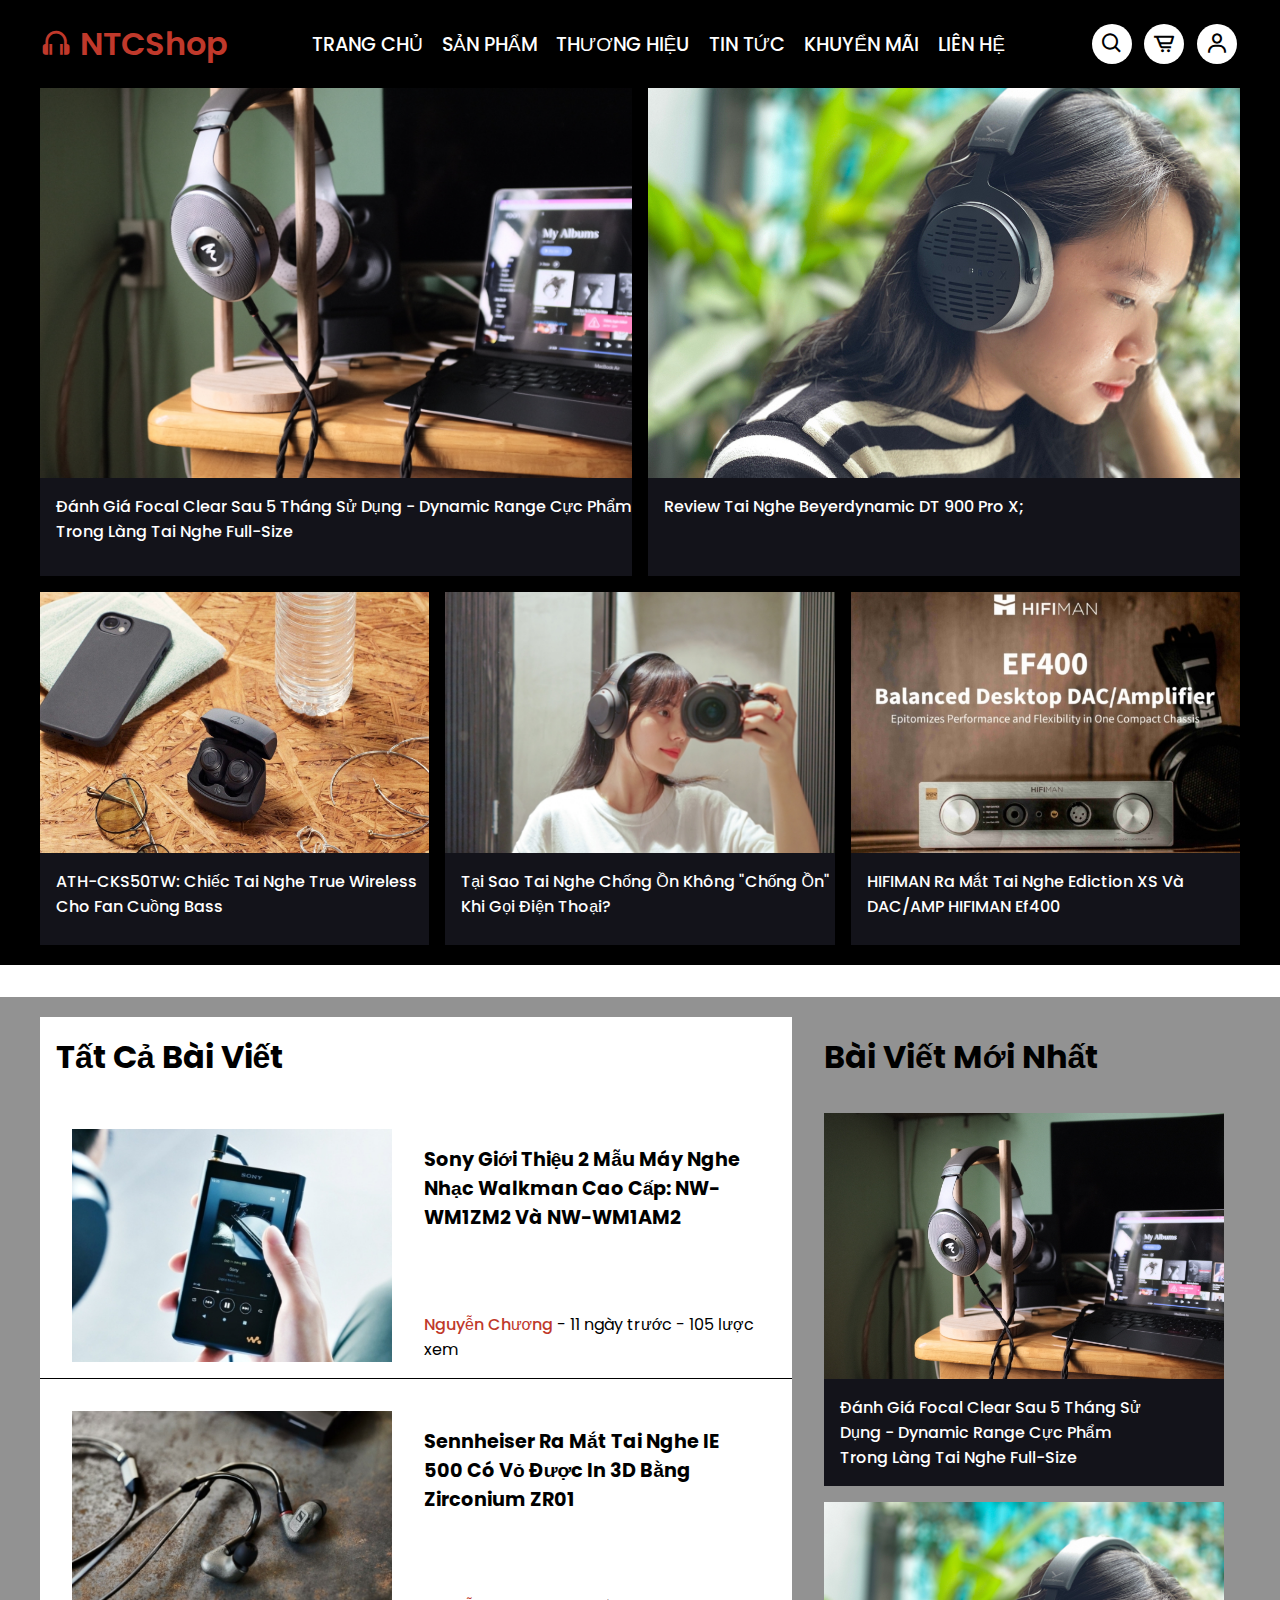
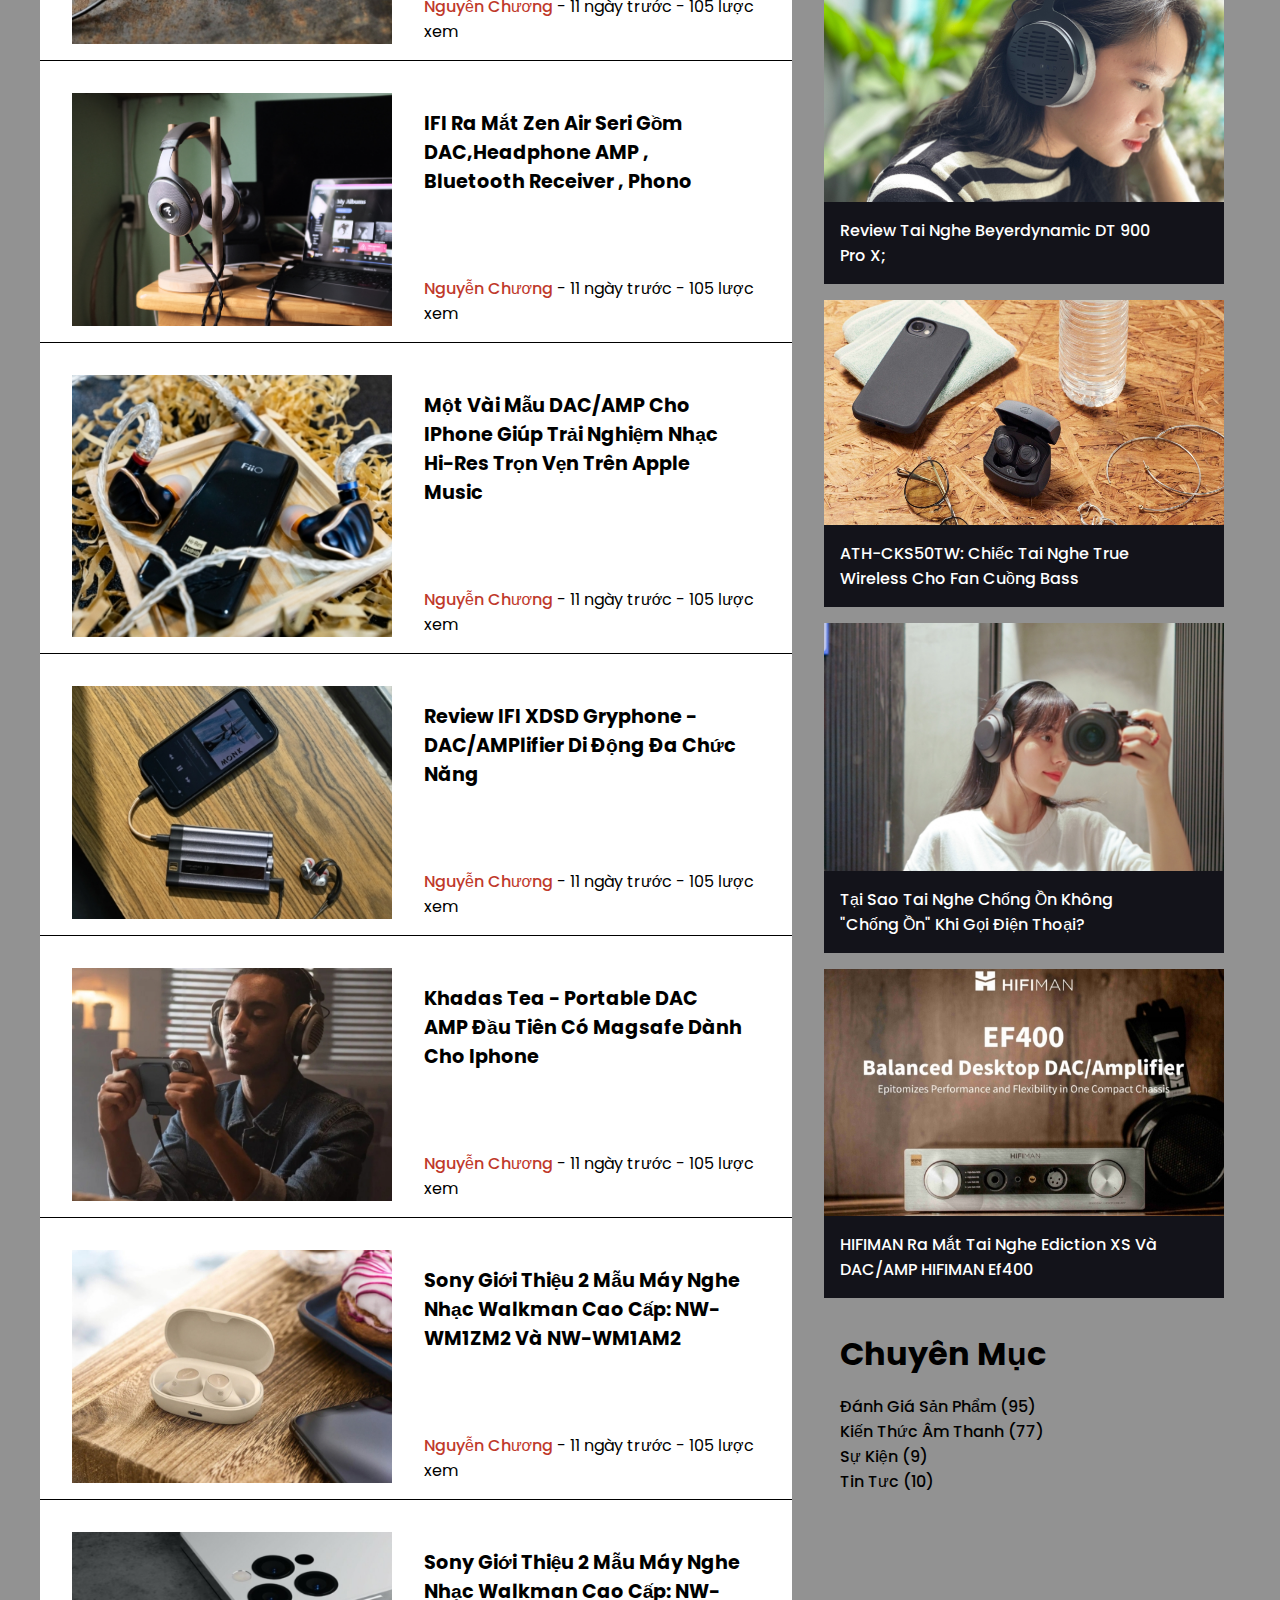
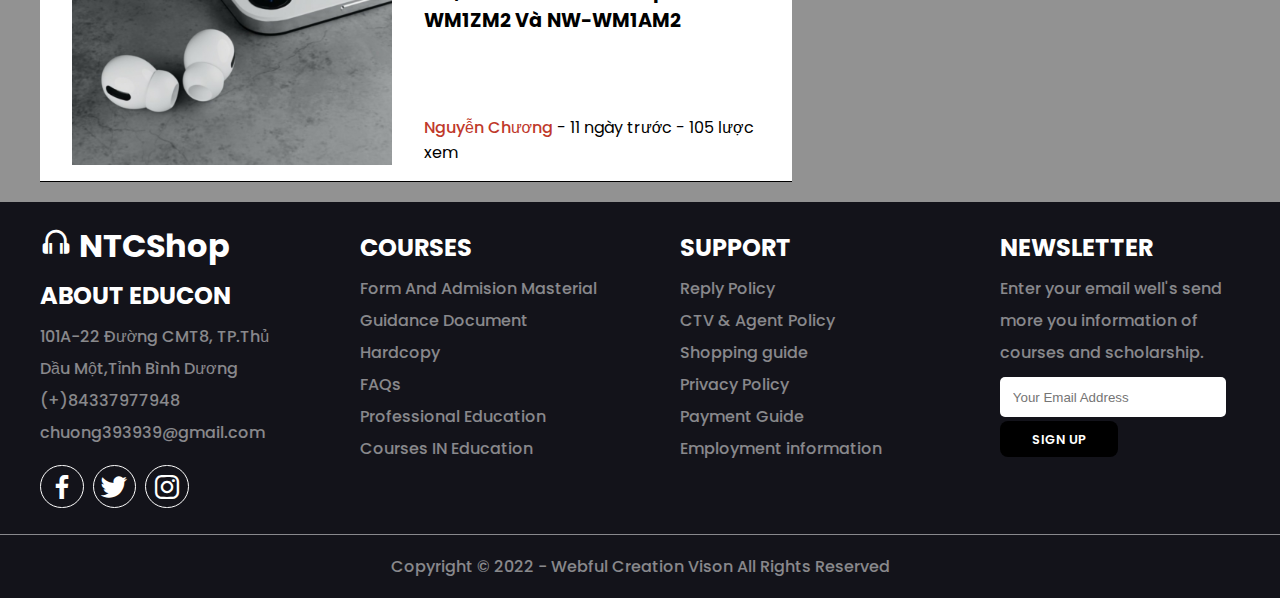
<file: tintuc.html>
<!DOCTYPE html>
<html lang="en">
<head>
    <meta charset="UTF-8">
    <meta http-equiv="X-UA-Compatible" content="IE=edge">
    <meta name="viewport" content="width=device-width, initial-scale=1.0">
    <link rel="stylesheet" href="./css/main.css">
    <link rel="stylesheet" href="./css/tintuc.css">
    <link href='https://unpkg.com/boxicons@2.1.2/css/boxicons.min.css' rel='stylesheet'>

    <title>NTCShop</title>
</head>
<body>
    <nav>
        <div class="navbar">
            <a href="#" class="navbar_logo container">
                <i class='bx bx-headphone'></i>
                <span>NTCShop</span>
            </a>
            <ul class="menu-links container">
                <li><a href="index.html">TRANG CHỦ</a></li>
                <li class="showmenu">
                    <a href="sanpham.html">SẢN PHẨM</a>
                    <ul class="menu-links-items">
                        <li><a href="hp.html">HEADPHONE</a></li>
                        <li><a href="#">DAC/AMP</a></li>
                        <li><a href="#">DAP</a></li>
                        <li><a href="#">SPEAKER</a></li>
                        <li><a href="#">PHỤ KIỆN</a></li>
                    </ul>
                </li>
                <li><a href="thuonghieu.html">THƯƠNG HIỆU</a></li>
                <li><a href="tintuc.html">TIN TỨC</a></li>
                <li><a href="khuyenmai.html">KHUYỂN MÃI</a></li>
                <li><a href="lienhe.html">LIÊN HỆ</a></li>
            </ul>
            <div class="navbar_icon container">
                <i class='bx bx-search' id="search-icon"></i>
                <i class="bx bx-cart-alt" id="cart-icon"></i>
                <i class='bx bx-user' id="user-icon"></i>
            </div>
            <input type="search" class="navbar_search"  placeholder="search here...">
            <div class="navbar_cart">
                <div class="cart-box">
                    <img src="./img/collec1.png" alt="">
                    <div class="content">
                        <h3>Headphone & Earbuds</h3>
                        <p><span>$219</span>$199</p>
                        <div class="cart-quantity">
                            <input type="number" value="1">
                        </div>
                    </div>
                    <div class="cart-icon">
                        <i class='bx bx-x'></i>
                    </div>
                </div>

                <div class="cart-box">
                    <img src="./img/best1.jpg" alt="">
                    <div class="content">
                        <h3>Headphone & Earbuds</h3>
                        <p><span>$219</span>$199</p>
                        <div class="cart-quantity">
                            <input type="number" value="1">
                        </div>
                    </div>
                    <div class="cart-icon">
                        <i class='bx bx-x'></i>
                    </div>
                </div>

                <div class="cart-box">
                    <img src="./img/collec2.png" alt="">
                    <div class="content">
                        <h3>Headphone & Earbuds</h3>
                        <p><span>$219</span>$199</p>
                        <div class="cart-quantity">
                            <input type="number" value="1">
                        </div>
                    </div>
                    <div class="cart-icon">
                        <i class='bx bx-x'></i>
                    </div>
                </div>

                <div class="cart-box">
                    <img src="./img/collec3.png" alt="">
                    <div class="content">
                        <h3>Headphone & Earbuds</h3>
                        <p><span>$219</span>$199</p>
                        <div class="cart-quantity">
                            <input type="number" value="1">
                        </div>
                    </div>
                    <div class="cart-icon">
                        <i class='bx bx-x'></i>
                    </div>
                </div>
                <a href="#" class="cart-btn btn">Mua Ngay</a>
            </div>
            <div class="navbar_user">
                <h1>Đăng Nhập</h1>
                <div class="form">
                    <label>Email or Phone</label>
                    <input type="text">
                    <label>Password</label>
                    <input type="password">
                </div>
                <a href="#" class="user_btn btn">Đăng Nhập</a>
                <div class="user-login">
                    <span>Đăng ký tài khoản</span>
                    <a href="login.html" >Tại Đây</a>
                </div>
            </div>
        </div>
    </nav>
<!-- ------------------------content--------------- -->
    <section>
        <div class="box-news container">
            <div class="box_one">
                <div class="box_content">
                    <img src="./img/tt1.jpeg" alt="">
                    <div class="content_link">
                        <a href="#" class="">
                            Đánh giá focal clear sau 5 tháng sử dụng - dynamic
                            range cực phẩm trong làng tai nghe full-size
                        </a>
                    </div>
                </div>
                <div class="box_content">
                    <img src="./img/tt2.jpg" alt="">
                    <div class="content_link">
                        <a href="#" class="">
                            review tai nghe beyerdynamic DT 900 pro X;
                        </a>
                    </div>
                </div>
            </div>

            <div class="box_two">
                <div class="box_content">
                    <img src="./img/tt3.jpg" alt="">
                    <div class="content_link">
                        <a href="#" class="">
                            ATH-CKS50TW: chiếc tai nghe True Wireless
                            cho fan cuồng bass
                        </a>
                    </div>
                </div>
                <div class="box_content">
                    <img src="./img/tt4.jpg" alt="">
                    <div class="content_link">
                        <a href="#" class="">
                           tại sao tai nghe chống ồn không "chống ồn"
                           khi gọi điện thoại?
                        </a>
                    </div>
                </div>
                <div class="box_content">
                    <img src="./img/tt5.jpg" alt="">
                    <div class="content_link">
                        <a href="#" class="">
                           HIFIMAN ra mắt tai nghe ediction XS và
                           DAC/AMP HIFIMAN Ef400
                        </a>
                    </div>
                </div>

            </div>
        </div>
        <div class="allnews container">
            <div class="box_left">
                <h1>tất cả bài viết</h1>
                <div class="content">
                    <img src="./img/tt6.jpg" alt="">
                    <div class="content-heading">
                        <h1>sony giới thiệu 2 mẫu máy nghe nhạc walkman cao cấp: NW-WM1ZM2 và NW-WM1AM2</h1>
                        <p><span>Nguyễn Chương</span> - 11 ngày trước - 105 lược xem</p>
                    </div>
                </div>
                <div class="content">
                    <img src="./img/tt7.jpg" alt="">
                    <div class="content-heading">
                        <h1>sennheiser ra mắt tai nghe IE 500 có vỏ được in 3D bằng zirconium ZR01</h1>
                        <p><span>Nguyễn Chương</span> - 11 ngày trước - 105 lược xem</p>
                    </div>
                </div>
                <div class="content">
                    <img src="./img/tt1.jpeg" alt="">
                    <div class="content-heading">
                        <h1>IFI ra mắt zen air seri gồm DAC,headphone AMP , bluetooth receiver , phono</h1>
                        <p><span>Nguyễn Chương</span> - 11 ngày trước - 105 lược xem</p>
                    </div>
                </div>
                <div class="content">
                    <img src="./img/tt9.jpg" alt="">
                    <div class="content-heading">
                        <h1>một vài mẫu DAC/AMP cho iPhone  giúp trải nghiệm nhạc Hi-res trọn vẹn trên apple music</h1>
                        <p><span>Nguyễn Chương</span> - 11 ngày trước - 105 lược xem</p>
                    </div>
                </div>
                <div class="content">
                    <img src="./img/tt10.jpg" alt="">
                    <div class="content-heading">
                        <h1>review IFI XDSD gryphone - DAC/AMPlifier di động đa chức năng</h1>
                        <p><span>Nguyễn Chương</span> - 11 ngày trước - 105 lược xem</p>
                    </div>
                </div>
                <div class="content">
                    <img src="./img/tt11.jpg" alt="">
                    <div class="content-heading">
                        <h1>khadas tea - portable DAC AMP đầu tiên có Magsafe dành cho iphone</h1>
                        <p><span>Nguyễn Chương</span> - 11 ngày trước - 105 lược xem</p>
                    </div>
                </div>
                <div class="content">
                    <img src="./img/tt12.jpg" alt="">
                    <div class="content-heading">
                        <h1>sony giới thiệu 2 mẫu máy nghe nhạc walkman cao cấp: NW-WM1ZM2 và NW-WM1AM2</h1>
                        <p><span>Nguyễn Chương</span> - 11 ngày trước - 105 lược xem</p>
                    </div>
                </div>
                <div class="content">
                    <img src="./img/tt13.jpg" alt="">
                    <div class="content-heading">
                        <h1>sony giới thiệu 2 mẫu máy nghe nhạc walkman cao cấp: NW-WM1ZM2 và NW-WM1AM2</h1>
                        <p><span>Nguyễn Chương</span> - 11 ngày trước - 105 lược xem</p>
                    </div>
                </div>
                
            </div>
            <div class="box_right">
                <h1>bài viết mới nhất</h1>
                <div class="box_content">
                    <img src="./img/tt1.jpeg" alt="">
                    <div class="content_link">
                        <a href="#" class="">
                            Đánh giá focal clear sau 5 tháng sử dụng - dynamic
                            range cực phẩm trong làng tai nghe full-size
                        </a>
                    </div>
                </div>
                <div class="box_content">
                    <img src="./img/tt2.jpg" alt="">
                    <div class="content_link">
                        <a href="#" class="">
                            review tai nghe beyerdynamic DT 900 pro X;
                        </a>
                    </div>
                </div>
                <div class="box_content">
                    <img src="./img/tt3.jpg" alt="">
                    <div class="content_link">
                        <a href="#" class="">
                            ATH-CKS50TW: chiếc tai nghe True Wireless  cho fan cuồng bass
                        </a>
                    </div>
                </div>
                <div class="box_content">
                    <img src="./img/tt4.jpg" alt="">
                    <div class="content_link">
                        <a href="#" class="">
                           tại sao tai nghe chống ồn không "chống ồn"
                           khi gọi điện thoại?
                        </a>
                    </div>
                </div>
                <div class="box_content">
                    <img src="./img/tt5.jpg" alt="">
                    <div class="content_link">
                        <a href="#" class="">
                           HIFIMAN ra mắt tai nghe ediction XS và
                           DAC/AMP HIFIMAN Ef400
                        </a>
                    </div>
                </div>
                <div class="box_content">
                    <h1>chuyên mục</h1>
                    <a href="#">đánh giá sản phẩm (95)</a>
                    <a href="#">Kiến thức âm thanh (77)</a>
                    <a href="#">sự kiện (9)</a>
                    <a href="#">tin tưc (10)</a>
                </div>
            </div>
        </div>
    </section>
<!-- ------------------------------footer------------------- -->
    <footer>
        <div class="footer container">
            <div class="footer-box">
                <a href="#" class="footer_logo">
                    <i class='bx bx-headphone'></i>
                    <span>NTCShop</span>
                </a>
                <h3>ABOUT EDUCON</h3>
                <p>
                    101A-22 Đường CMT8, TP.Thủ Dầu Một,Tỉnh Bình Dương<br>
                    (+)84337977948<br>
                    chuong393939@gmail.com<br>
                    <div class="social">
                        <i class='bx bxl-facebook'></i>
                        <i class='bx bxl-twitter' ></i>
                        <i class='bx bxl-instagram'></i>
                    </div>
                </p>
            </div>

            <div class="footer-box">
                <h3>COURSES</h3>
                <p>
                    <a href="#">Form And Admision Masterial </a>
                    <a href="#">Guidance Document</a>
                    <a href="#">Hardcopy</a>
                    <a href="#">FAQs</a>
                    <a href="#">Professional Education</a>
                    <a href="#">Courses IN Education</a>
                </p>
            </div>

            <div class="footer-box">
                <h3>SUPPORT</h3>
                <p>
                    <a href="#">Reply Policy </a>
                    <a href="#">CTV & Agent Policy</a>
                    <a href="#">Shopping guide </a>
                    <a href="#">Privacy Policy </a>
                    <a href="#"> Payment Guide </a>
                    <a href="#">Employment information </a>
                
                </p>
            </div>

            <div class="footer-box">
                <h3>NEWSLETTER</h3>
                <p>
                    Enter your email well's send more you information of courses and scholarship.
                </p>
                <input type="email" placeholder="Your Email Address"><br>
                <a href="#" class="footer-btn btn">SIGN UP</a>
            </div>
        </div>
        <p class="footer-bottom">Copyright &copy 2022 - Webful Creation  Vison All Rights Reserved</p>
    </footer>
   <!-- --------script----------- -->
   <script src="./js/main.js"></script>
</body>
</html>
</file>
<file: css/main.css>
@import url('https://fonts.googleapis.com/css2?family=Poppins:ital,wght@0,200;0,300;0,400;0,500;0,700;1,500&display=swap');

*{
    margin: 0;
    padding: 0;
    text-decoration: none;
    list-style: none;
    scroll-behavior: smooth;
   
}

:root{
    --text-black:black;
    --text-white:white;
    --bgb:black;
    --bgw:white;
    --hover:#c0392b;
    --boder:1px solid var(--bgb);
    --boxshow: rgba(0, 0, 0, 0.07) 0px 1px 2px, rgba(0, 0, 0, 0.07) 0px 2px 4px, rgba(0, 0, 0, 0.07) 0px 4px 8px, rgba(0, 0, 0, 0.07) 0px 8px 16px, rgba(0, 0, 0, 0.07) 0px 16px 32px, rgba(0, 0, 0, 0.07) 0px 32px 64px;


}

body{
    font-family: 'Poppins', sans-serif;
    box-sizing: border-box;
    background: var(--bgw);
    overflow-x: hidden;
}



.grid{
    display: grid;
    grid-template-columns: repeat(auto-fit,minmax(250px,1fr));
    gap: 0.2rem;
}

img{
    width: 100%;
    object-fit: cover;
}
.container{
    padding: 20px 40px;
}

.btn{
    padding: 0.5rem 1.2rem;
    background: var(--bgb);
    color: var(--text-white);
    font-size: 1.4rem;
    text-transform: uppercase;
    font-weight: 600;
    border-radius:8px;
    border: 2px solid var(--main-color);
    text-align: center;
}
.btn:hover{
    letter-spacing: 0.1rem;
    background-color: var(--hover);
    transition: 0.25s linear;

}

/* ------------NAVBAR---------- */

.navbar{
    position: fixed;
    top: 0;
    right: 0;
    display: flex;
    justify-content: space-between;
    align-items: center;
    width: 100%;
    z-index: 1000;
    background-color: var(--bgb)
}
.navbar_logo{ 
    display: flex;
    align-items: center;
    font-size: 2rem;
    column-gap: 0.5rem;
    font-weight: 600;
    color: var(--text-white);
}
.menu-links{
    position: relative;
    display: flex;
    column-gap: 1.2rem;
    text-transform: uppercase;
    font-size: 1.2rem;
    font-weight: 500;

}


/* --------MENU TEMPLATE STRAT--------- */
.menu-links-items{
    position: absolute;
    top: 110%;
    right:-6rem;
    background: #13131A;
    width: 15rem;
    padding: 1.2rem 2rem;
    display: none;
}

.menu-links-items li{
    display: block;
    margin: 1rem 0;
}
.showmenu{
    position: relative;
}
.showmenu:hover .menu-links-items{
    display: block;
    transition: 0.2s linear;
}
/* --------MENU TEMPLATE END--------- */
.menu-links li a{
    color: var(--text-white);
    position: relative;
}
.menu-links li a::after{
    position: absolute;
    content: '';
    top: 100%;
    left: 0;
    width: 100%;
    height: 3px;
    background: var(--hover);
    transform: scale(0);
}
.menu-links li a:hover::after{
    transform: scale(1);
    transition: 0.25s linear;
}
.navbar_icon{
    font-size:1.5rem ;
    color: var(--text-black);
    cursor: pointer;
}
.navbar_icon .bx{
    padding: 0.5rem;
    border-radius: 50%;
    background: var(--text-white);
    margin: 0 0.2rem;
}
.navbar_icon .bx:hover{
    transform:scale(1.1) ;
    transition: 0.25s linear;
}

.menu-links li a:hover,
.navbar_logo:hover{
    color: var(--hover);
    transition: 0.2s linear;
}
.navbar_menu{
    display: none;
}
/* ----------search----------- */
.navbar_search{
    width: 350px;
    position: absolute;
    top: 105%;
    right: -100%;
    padding: 0.7rem;
    border: var(--boder);
    background-color: var(--bgw);
    outline: none;
    font-size: 1.2rem;
    border-radius:5px;
}
.navbar_search::placeholder{  
    font-size: 1rem;
}
.navbar_search.active{
    right: 1rem;
    transition: 0.2s linear;
}

/* ---------navbar_cart------- */
.navbar_cart{
    width: 400px;
    position: absolute;
    top: 110%;
    right: -100%;
    background-color: var(--bgw);
    box-shadow: var(--box-shadow);
    padding: 0.8rem;
    display: flex;
    flex-direction: column;
    justify-content: center;
    row-gap: 0.8rem;
    background-color:var(--bgw);
    box-shadow: var(--boxshow);
    border-radius: 5px;
}
.navbar_cart.active{
    right: 1rem;
    transition: 0.2s ease;
}

.cart-box{
    display: flex;
    column-gap: 0.5rem;
    align-items: center;
    border-bottom: 1px solid #13131A;
}
.cart-box img{
    width: 100px;
}
.cart-box img:hover{
    transform: scaleX(-1);
}
.cart-box .content{
    min-width: 250px;
}
.cart-box .content p{
    color: var(--hover);
    font-size: 1.2rem;
}
.cart-box .content p span{
    color: var(--text-black);
    text-decoration: line-through;
    font-size: 1rem;
    margin-right: 0.5rem;
}
.cart-box .cart-icon{
    font-size: 2rem;
    color: var(--main-color);
    font-weight: 600;
    cursor: pointer;
}
.cart-box .cart-icon:hover{
    color: var(--hover);
    transition: 0.15s linear;
}
.cart-quantity input{
    width: 2.5rem;
    height: 2rem;
    font-weight: 600;
    font-size: 1.1rem;
    outline: none;
    text-align: center;

}
.cart-btn{
    margin: 0.8rem;
    padding: 0.5rem;
    text-align: center;
}
/* -----------------navbar-user------------- */
.navbar_user{
    position: absolute;
    top: 100%;
    right: -100%;
    display: flex;
    flex-direction: column;
    background: var(--bgw);
    width: 30rem;
    justify-content: center;
    row-gap: 1rem;
    padding: 1rem 2rem;
    border: 1px solid var(--bgb);
}
.navbar_user.active{
    right: 1rem;
    transition: 0.2s ease;
}
.navbar_user h1{
    text-align: center;
}
.navbar_user .form{
    display: flex;
    flex-direction: column;
    font-size: 1.2rem;
    row-gap: 0.5rem;
}
.navbar_user .form input{
    padding: 0.8rem;
    font-size: 1.3rem;
}
.user_btn{
    padding: 0.8rem 1.5rem;
    font-size: 1rem;
}
.user-login a:hover{
    color:blue;
}

/* ------------slider-------- */
.mySlides {
    display: none;
}
img {
    vertical-align: middle;
}
.mySlides img{
    width: 100%;
}
.slideshow-container {
    width: 100%;
    height: calc(100vh- 200px);
    margin-top: 5.5rem;
}
.dot {
  height: 15px;
  width: 15px;
  margin: 0 2px;
  background-color: #bbb;
  border-radius: 50%;
  display: inline-block;
  transition: background-color 0.6s ease;
}
.show {
  background-color: #717171;
}
.fade {
  animation-name: fade;
  animation-duration: 1.5s;
}
@keyframes fade {
  from {opacity: .4} 
  to {opacity: 1}
}



/* -----------TIN TUC ---------- */
.heading{
    display: flex;
    justify-items: center;
    justify-content: space-between;
    position: relative;
}
.heading::after{
    position:absolute;
    content: "";
    width: 50rem;
    height: 2px;
    background-color: var(--bgb);
    top: 50%;
    right: 12rem;
}
.heading a{
    border: var(--boder);
    display: flex;
    align-items: center;
    font-size: 1rem;
    color: var(--text-white);
}
.news{
    display: grid;
    grid-template-columns: repeat(auto-fit,minmax(450px,1fr));
    background: var(--bgb);
    gap: 1rem;
}
.new_container{
    display: flex;
    flex-direction: column;
    row-gap: 0.5rem;
}
.new_container-box{
    display: flex;
    align-items: center;
    column-gap: 1rem;
}
.new_container-box img{
    width: 120px;
    height: 120px;
}
.new_container-box img:hover{
    transform: scale(1.1);
    transition: 0.25s linear;
}
.new_container-content{
    color: var(--text-white);
}
.new_container-content a{
    font-size: 1rem;
    color: var(--text-white);
}
.new_container-content a:hover{
    color: var(--hover);
    transition: 0.2s linear;
}
.new_container-content p{
    font-size:  0.8rem;
    margin: 0.3rem 0;
    color: gray;
    font-weight: 500;
}

.new_links{
    display: flex;
    column-gap: 1rem;
    background: #13131a;
    padding: 1rem;
    
}
.new_links img{
    width: 250px;
    height: 250px;
    border-radius: 50%;
}
.new_links .box{
    text-align: center;
    color: var(--text-white)
}
.new_links .box p{
    max-width: 350px;
    margin: 1rem 0;
}
.new_links .box .bx{
    font-size: 2rem;
    padding: 0.2rem;
    background: rgb(7, 56, 190);
    border-radius: 50%;
    cursor: pointer;
}
.new_links .box .bx:hover,
.new_links img:hover{
    transform: scale(1.1);
    transition: 0.2s linear;
}
/* ---------newcontent---------- */
.new_content{
    display: flex;
    flex-direction: column;
    align-items: center;
    margin-left: 0.5rem;
}
.new_content h1{
    font-size: 1.5rem;
    color: var(--text-white);
    text-align: center; 
    padding: 1rem;
    background: #13131a;
    width: 100%;
}
.new-box{
    display: grid;
    grid-template-columns: 1fr 1fr;
    column-gap: 0.5rem;
    background: rgb(255,255,255,0.06);
    padding: 1rem;
    width: 100%;

}
.new-box-items{
    display: flex;
    flex-direction: column;
    justify-content: center;
    gap: 1.2rem 1rem;
}
.new-box-item{
    display: flex;
    align-items: center;
    color: var(--text-white);
    column-gap: 1.2rem;
}
.new-box-content a{
    font-size: 1.3rem;
    color: var(--text-white);
    font-weight: 500;

}
.new-box-content a:hover{
    color: var(--hover);
    transition: 0.2s linear;
}
.new-box-content p{
    font-size: 1rem;
    margin-top: 0.8rem;
    color: #717171;
}
.new-box-item img{
    width: 4.5rem;
    height: 4.5rem;
}
.new-box-item img:hover{
    transform: scaleX(-1);
}

/* ----------images links------- */
.img_links{
    margin: 2rem 0;
    width: 100%;
    display: flex;
    justify-content: center;
    column-gap: 2rem;
}
.img_links img{
    width: 38rem;
    height: 18rem;
}



/* ----------sản phẩm mới nhất-------------- */
.box_container .box{
    display: flex;
    flex-direction: column;
    justify-content: center;
    margin: 1rem;
    position: relative;
    overflow: hidden;
    border-radius: 0.5rem;
    box-shadow: var(--boxshow);
}
.box .box_icon{
    position: absolute;
    top: -100%;
    right: -100%;
    transform: translate(-20%,0);
    font-size: 2rem;
    z-index: 2;
    cursor: pointer;

}
.box .box_icon .bx:hover{
    transform: scale(1.2);
    transition: 0.2s linear;
}
.box .box_icon .bx{
    padding: 0.4rem;
    border-radius: 50%;
    background: var(--bgw);
    color: black;
}


.box_btn{   
    display: flex;
    justify-content: center;
}
.box_btn .btn{
    padding: 0.7rem;
    font-size: 1rem;
    background: transparent;
    color: var(--text-black);

}
.box_container .box:hover .box_btn{
    background-color: var(--hover);
    transition: 0.4s linear;
}
.box .box_img{
    width: 100%;
    position: relative;
    height: 100%;
    overflow: hidden;
    display: flex;
    justify-content: center;
    align-items: center;
}
.box_container .box:hover .box_img{
    transform: scaleX(-1);
}
.box_container .box .box_img::after{
    content: '';
    position: absolute;
    width: 100%;
    height: 100%;
    right: -100%;
    bottom: -100%;
    background:rgba(26, 24, 24, 0.65);
}
.box_container .box:hover .box_img::after{ 
    bottom: 0;
    right: 0;
    transition: 0.5s ease;
}
.box_container .box:hover .box_icon{ 
    top: 1rem;
    right: 20%;
    transition: 0.5s ease;
}
.box .box_content{
    padding:  1rem ;
    color: var(--text-white);
    background-color:#13131a;
    width: 100%;
    height: 8rem;
    flex: 1;
}
.box .box_content p{
    font-size: 1.1rem;
    font-weight: 500;
    max-width: 12rem;
    margin-bottom: 0.8rem;
}
.box .box_content span{
    color: var(--hover);
    font-weight: 600;;
}
.box .box_content-icon{
    color: darkorange;
}
.box_btn .btn{
    background: transparent;
}
/* ---------khuyến mãi----------- */
.box_container .box{
    position: relative;
}
.box .box_promotion{
    position: absolute;
    z-index: 1;
    top: 1rem;
    left: 1rem;
    background-color: #dbe920;
    padding: 0.2rem 1rem;
    border-radius: 1rem;
}
/* ----------brands------- */
.brands{
    display: grid;
    grid-template-columns: repeat(auto-fit,minmax(200px,1fr));
    gap: 1rem;
}
.brand_img{
    display: flex;
    justify-content: center;
    align-items: center;
    border: var(--boder);
    overflow: hidden;
    cursor: pointer;
}
.brand_img img{
    width: 8rem;
}
.brand_img:hover{
    box-shadow: var(--boxshow);
    transform: scale(1.02);
    transition: 0.2s linear;
}


/* --------------tin tức------------ */
.news_grid {
    display: grid;
    grid-template-columns: repeat(auto-fit,minmax(500px,1fr));
    gap: 1rem;
}
.boxs{
    display: flex;
}
.boxs .box_img{
    width: 15rem;
}
.boxs .box_img img{
    width: 100%;
    height: 100%;
}
.boxs .box_content{
    color: var(--text-white);
    background: #13131a;
    padding: 1rem;
    flex: 1;
    display: flex;
    flex-direction: column;
    row-gap: 1rem;
}
.boxs .box_content h1{
    font-size: 1rem;
}
.boxs .box_content p{
    color: rgb(194, 189, 189);
}
.boxs .box_content .box_btn .btn{
    padding: 0.5rem 1.5rem;
    background:var(--text-white);
}
.boxs .box_content .box_btn .btn:hover{
    background: var(--hover);
    transition: 0.25s linear;
}

/* ------------footer-------------- */
footer{
    background-color: #13131a;
    color: var(--text-white);
}
.footer{
    width: 100%;
    display: grid;
    grid-template-columns: repeat(auto-fit,minmax(150px,1fr));
    border-bottom: 1px solid rgb(255,255,255,0.5);
}
.footer-box p{
    display: flex;
    flex-direction: column;
    max-width: 250px;
    line-height: 2rem;
    color: rgb(255,255,255,0.5);
}
.footer-box p a{
   color:  rgb(255,255,255,0.5);
}
.footer-box p a:hover{
    color: var(--hover);
    padding-left: 0.5rem;
    transition: 0.25s linear;
}
.footer-box h3{
    font-size: 1.5rem;
    margin: 0.5rem 0;
}
.footer_logo{
    font-size: 2rem;
    font-weight: bold;
    color: var(--text-white);
}
.footer_logo:hover{
    color: var(--hover);
}
.footer-box input{
    margin: 0.5rem 0;
    padding: 0.8rem;
    border: 0;
    outline: none;
    width: 200px;
    border-radius: 5px;
}
.footer-btn{
    margin-top: 1rem;
    padding: 0.6rem 2rem;
    font-size: 0.8rem;
}
.social{
    margin-top: 1rem;
    font-size: 2rem;
    color: var(--text-white);
    cursor: pointer;
}
.social .bx{
    border: 1px solid var(--text-white);
    padding: 0.3rem;
    border-radius: 50%;
}
.social .bx:hover{
    background-color: var(--hover);
    transform: scale(1.1);
    transition: 0.2s linear;
}

.footer-bottom{
    padding: 1.2rem;
    text-align: center;
    font-weight: 500;
    color: rgb(255,255,255,0.5);;
}


/* -------------responsive------------ */
</file>
<file: css/hp.css>
@import url('https://fonts.googleapis.com/css2?family=Poppins:ital,wght@0,200;0,300;0,400;0,500;0,700;1,500&display=swap');

*{
    margin: 0;
    padding: 0;
    text-decoration: none;
    list-style: none;
    scroll-behavior: smooth;
    scroll-padding-top: 2rem;
}

:root{
    --text-black:black;
    --text-white:white;
    --bgb:black;
    --bgw:white;
    --hover:#c0392b;
    --boder:1px solid var(--bgb);
    --boxshow: rgba(0, 0, 0, 0.07) 0px 1px 2px, rgba(0, 0, 0, 0.07) 0px 2px 4px, rgba(0, 0, 0, 0.07) 0px 4px 8px, rgba(0, 0, 0, 0.07) 0px 8px 16px, rgba(0, 0, 0, 0.07) 0px 16px 32px, rgba(0, 0, 0, 0.07) 0px 32px 64px;


}

body{
    font-family: 'Poppins', sans-serif;
    box-sizing: border-box;
    background: var(--bgw);
    overflow-x: hidden;
}



.grid{
    display: grid;
    grid-template-columns: repeat(auto-fit,minmax(220px,1fr));
}

img{
    width: 100%;
    object-fit: cover;
}
.container{
    padding: 20px 40px;
}

.btn{
    padding: 0.5rem 1.2rem;
    background: var(--bgb);
    color: var(--text-white);
    font-size: 1.4rem;
    text-transform: uppercase;
    font-weight: 600;
    border-radius:8px;
    border: 2px solid var(--main-color);
    text-align: center;
}
.btn:hover{
    letter-spacing: 0.1rem;
    transition: 0.25s linear;

}

/* ------------NAVBAR---------- */
.navbar{
    position: fixed;
    top: 0;
    right: 0;
    display: flex;
    justify-content: space-between;
    align-items: center;
    width: 100%;
    z-index: 1000;
    background-color: var(--bgb)
}
.navbar_logo{ 
    display: flex;
    align-items: center;
    font-size: 2rem;
    column-gap: 0.5rem;
    font-weight: 600;
    color: var(--text-white);
}
.menu-links{
    position: relative;
    display: flex;
    column-gap: 1.2rem;
    text-transform: uppercase;
    font-size: 1.2rem;
    font-weight: 500;

}


/* --------MENU TEMPLATE STRAT--------- */
.menu-links-items{
    position: absolute;
    top: 110%;
    right:-6rem;
    background: #13131A;
    width: 15rem;
    padding: 1.2rem 2rem;
    display: none;
}

.menu-links-items li{
    display: block;
    margin: 1rem 0;
}
.showmenu{
    position: relative;
}
.showmenu:hover .menu-links-items{
    display: block;
    transition: 0.2s linear;
}
/* --------MENU TEMPLATE END--------- */
.menu-links li a{
    color: var(--text-white);
    position: relative;
}
.menu-links li a::after{
    position: absolute;
    content: '';
    top: 100%;
    left: 0;
    width: 100%;
    height: 3px;
    background: var(--hover);
    transform: scale(0);
}
.menu-links li a:hover::after{
    transform: scale(1);
    transition: 0.25s linear;
}
.navbar_icon{
    font-size:1.5rem ;
    color: var(--text-black);
    cursor: pointer;
}
.navbar_icon .bx{
    padding: 0.5rem;
    border-radius: 50%;
    background: var(--text-white);
    margin: 0 0.2rem;
}
.navbar_icon .bx:hover{
    transform:scale(1.1) ;
    transition: 0.25s linear;
}

.menu-links li a:hover,
.navbar_logo:hover{
    color: var(--hover);
    transition: 0.2s linear;
}

/* ----------search----------- */
.navbar_search{
    width: 350px;
    position: absolute;
    top: 105%;
    right: -100%;
    padding: 0.7rem;
    border: var(--boder);
    background-color: var(--bgw);
    outline: none;
    font-size: 1.2rem;
    border-radius:5px;
}
.navbar_search::placeholder{  
    font-size: 1rem;
}
.navbar_search.active{
    right: 1rem;
    transition: 0.2s linear;
}

/* ---------navbar_cart------- */
.navbar_cart{
    width: 400px;
    position: absolute;
    top: 110%;
    right: -100%;
    background-color: var(--bgw);
    box-shadow: var(--box-shadow);
    padding: 0.8rem;
    display: flex;
    flex-direction: column;
    justify-content: center;
    row-gap: 0.8rem;
    background-color:var(--bgw);
    box-shadow: var(--boxshow);
    border-radius: 5px;
}
.navbar_cart.active{
    right: 1rem;
    transition: 0.2s ease;
}
.cart-box{
    display: flex;
    column-gap: 0.5rem;
    align-items: center;
    border-bottom: 1px solid #13131A;
}
.navbar_icon #cart-icon{
    position: relative;
}
#cart-icon .number{
    position: absolute;
    top: -28%;
    right: -20%;
    color: var(--text-black);
    background: var(--hover);
    font-size: 1.2rem ;
    border-radius: 50%;
    padding:0 0.45rem 0.3rem 0.45rem;
    vertical-align: middle;
    
}
.cart-box img{
    width: 100px;
}
.cart-box img:hover{
    transform: scaleX(-1);
}
.cart-box .content{
    min-width: 250px;
}
.cart-box .content p{
    color: var(--hover);
    font-size: 1.2rem;
}
.cart-box .content p span{
    color: var(--text-black);
    text-decoration: line-through;
    font-size: 1rem;
    margin-right: 0.5rem;
}
.cart-box .cart-icon{
    font-size: 2rem;
    color: var(--main-color);
    font-weight: 600;
    cursor: pointer;
}
.cart-box .cart-icon:hover{
    color: var(--hover);
    transition: 0.15s linear;
}

.cart-btn{
    margin: 0.8rem;
    padding: 0.5rem;
    text-align: center;
}


/* ------------slider-------- */
.mySlides {
    display: none;
}
img {
    vertical-align: middle;
}
.mySlides img{
    width: 100%;
}
.slideshow-container {
    width: 100%;
    height: calc(100vh- 200px);
    margin-top: 5.5rem;
}
.dot {
  height: 15px;
  width: 15px;
  margin: 0 2px;
  background-color: #bbb;
  border-radius: 50%;
  display: inline-block;
  transition: background-color 0.6s ease;
}
.show {
  background-color: #717171;
}
.fade {
  animation-name: fade;
  animation-duration: 1.5s;
}
@keyframes fade {
  from {opacity: .4} 
  to {opacity: 1}
}



/* -----------SẢN PHẨM---------- */
.content_top h1{
    font-size: 2rem;
    margin-top: 2rem;
}
.top_btn{
    display: flex;
    justify-content: center;
    align-items: center;
    column-gap: 3rem;
    flex-wrap: wrap;
}
.top_btn a{
    padding: 0.6rem 1.5rem;
    font-size: 1rem;
    letter-spacing: 1px;
    display: inline-block;
    flex-shrink: 0;
    background: transparent;
    color: var(--text-black);
    border: 1px solid var(--bgb);
    position: relative;
    font-weight: 500;
}
.top_btn a span{
    position: relative;
    z-index: 10;
}
.top_btn a::after{
    content: '';
    position: absolute;
    top: 0;
    left: 0;
    width: 0;
    height: 100%;
    background-color: var(--bgb);
}
a:hover{
    color: var(--text-white);
}
a:hover::after{
   width: 100%;
   transition: 0.3s linear;
}
/* --------------------------- */
.heading{
    margin: 5rem 0 2rem 0;
 } 
 .heading h1{
     display: flex;
     align-items: center;
     column-gap: 0.5rem;
 }
 .heading h1 a{
     font-size: 1.2rem;
     color: var(--main-color);
 }
 .heading h1 a:hover{
     color: var(--red-color);
     transition: 0.2s ease;
 }
 .allproduct{
     display: grid;
     grid-template-columns: 28% 72%;
     justify-content: center;
 }

 /* -----css box product-------- */
 .product-left{
     display: flex;
     flex-direction: column;
     row-gap: 1.5rem;
     box-shadow: var(--box-shadow);
     padding: 1rem 2rem;
     background-color: #13131A;
     color: var(--text-white);
 } 
 .product-left .box{
     font-size: 1.1rem;
     display: flex;
     flex-direction: column;
     line-height: 2rem;
 }
 .product-left .box h3{
     padding-bottom: 0.5rem;
 }
 
 .product-left .box a{
     padding-left: 1.8rem;
     color: var(--white-color);
 }
 .product-left .box a:hover{
     letter-spacing: 0.1rem;
     color: var(--hover);
     transition: 0.25s linear;
 }
 .product-left .box p,
 .product-left .box .price-input,
 .product-left .box .price-check{
     padding-left: 1.4rem;
 }
 
 .price-input{
     display: flex;
     align-items: center;
     column-gap: 0.5rem;
 }
 .price-input input{
     width: 7rem;
     height: 1.8rem;
     font-size: 1.2rem;
 }

 .price-check-item{
     display: flex;
     align-items: center;
     column-gap: 0.5rem;
 }
 .price-check-item input{
     width: 1.5rem;
     height: 1.5rem;
 }
 
 .price-check-icon .bx{
     color: #cfc207;
     font-size: 1.3rem;
 }
 .number{
     margin: 2rem 0;
     display: flex;
     justify-content: right;
     align-items: center;
 }
 .number-icon .bx{
     font-size: 2.5rem;
     cursor: pointer;
 }
 
 .number-links .number-link{
     font-size: 2rem;
     margin: 0 0.5rem;
     padding: 0.2rem 0.8rem;
     color:var(--text-black);
     text-transform: uppercase;
    box-shadow: var(--boxshow);
 }
 .number-links .number-link.active{
     background-color: var(--bgb);
     color: var(--text-white);
 }
 .number-links .number-link:hover{
     border: 1px solid var(--bgb);
 }
 
 .box_container{
     background-color: #d1caca;
 }
/* ---------------HEADPHOEN----------- */
.content_top{
    display: flex;
    flex-direction: column;
    justify-content: center;
    align-items: center;
    row-gap: 2rem;
}
.content_top h1{
    font-size: 3rem;
    font-weight: 600;
}
.box_container .box{
    position: relative;
}
.box .box_promotion{
    position: absolute;
    z-index: 1;
    top: 1rem;
    left: 1rem;
    background-color: #dbe920;
    padding: 0.2rem 1rem;
    border-radius: 1rem;
}
/* ------------footer-------------- */
footer{
    background-color: #13131a;
    color: var(--text-white);
}
.footer{
    width: 100%;
    display: grid;
    grid-template-columns: repeat(auto-fit,minmax(150px,1fr));
    border-bottom: 1px solid rgb(255,255,255,0.5);
}
.footer-box p{
    display: flex;
    flex-direction: column;
    font-weight: 500;
    max-width: 250px;
    line-height: 2rem;
    color: rgb(255,255,255,0.5);
}
.footer-box p a{
   color:  rgb(255,255,255,0.5);
}
.footer-box p a:hover{
    color: var(--hover);
    padding-left: 0.5rem;
    transition: 0.25s linear;
}
.footer-box h3{
    font-size: 1.5rem;
    margin: 0.5rem 0;
}
.footer_logo{
    font-size: 2rem;
    font-weight: bold;
    color: var(--text-white);
}
.footer_logo:hover{
    color: var(--hover);
}
.footer-box input{
    margin: 0.5rem 0;
    padding: 0.8rem;
    border: 0;
    outline: none;
    width: 200px;
    border-radius: 5px;
}
.footer-btn{
    margin-top: 1rem;
    padding: 0.6rem 2rem;
    font-size: 0.8rem;
}
.social{
    margin-top: 1rem;
    font-size: 2rem;
    color: var(--text-white);
    cursor: pointer;
}
.social .bx{
    border: 1px solid var(--text-white);
    padding: 0.3rem;
    border-radius: 50%;
}
.social .bx:hover{
    background-color: var(--hover);
    transform: scale(1.1);
    transition: 0.2s linear;
}

.footer-bottom{
    padding: 1.2rem;
    text-align: center;
    font-weight: 500;
    color: rgb(255,255,255,0.5);;
}
</file>
<file: css/detailproduct.css>
@import url('https://fonts.googleapis.com/css2?family=Poppins:ital,wght@0,200;0,300;0,400;0,500;0,700;1,500&display=swap');

*{
    margin: 0;
    padding: 0;
    text-decoration: none;
    list-style: none;
    scroll-behavior: smooth;
    scroll-padding-top: 2rem;
}

:root{
    --text-black:black;
    --text-white:white;
    --bgb:black;
    --bgw:white;
    --hover:#c0392b;
    --boder:1px solid var(--bgb);
    --boxshow: rgba(0, 0, 0, 0.07) 0px 1px 2px, rgba(0, 0, 0, 0.07) 0px 2px 4px, rgba(0, 0, 0, 0.07) 0px 4px 8px, rgba(0, 0, 0, 0.07) 0px 8px 16px, rgba(0, 0, 0, 0.07) 0px 16px 32px, rgba(0, 0, 0, 0.07) 0px 32px 64px;


}

body{
    font-family: 'Poppins', sans-serif;
    box-sizing: border-box;
    background: var(--bgw);
    overflow-x: hidden;
}



.grid{
    display: grid;
    grid-template-columns: repeat(auto-fit,minmax(250px,1fr));
    gap: 0.2rem;
}

img{
    width: 100%;
    object-fit: cover;
}
.container{
    padding: 20px 40px;
}

.btn{
    padding: 0.5rem 1.2rem;
    background: var(--bgb);
    color: var(--text-white);
    font-size: 1.4rem;
    text-transform: uppercase;
    font-weight: 600;
    border-radius:8px;
    border: 2px solid var(--main-color);
    text-align: center;
}
.btn:hover{
    letter-spacing: 0.1rem;
    background-color: var(--hover);
    transition: 0.25s linear;

}

/* ------------NAVBAR---------- */
.navbar{
    position: fixed;
    top: 0;
    right: 0;
    display: flex;
    justify-content: space-between;
    align-items: center;
    width: 100%;
    z-index: 1000;
    background-color: var(--bgb)
}
.navbar_logo{ 
    display: flex;
    align-items: center;
    font-size: 2rem;
    column-gap: 0.5rem;
    font-weight: 600;
    color: var(--text-white);
}
.menu-links{
    position: relative;
    display: flex;
    column-gap: 1.2rem;
    text-transform: uppercase;
    font-size: 1.2rem;
    font-weight: 500;

}


/* --------MENU TEMPLATE STRAT--------- */
.menu-links-items{
    position: absolute;
    top: 110%;
    right:-6rem;
    background: #13131A;
    width: 15rem;
    padding: 1.2rem 2rem;
    display: none;
}

.menu-links-items li{
    display: block;
    margin: 1rem 0;
}
.showmenu{
    position: relative;
}
.showmenu:hover .menu-links-items{
    display: block;
    transition: 0.2s linear;
}
/* --------MENU TEMPLATE END--------- */
.menu-links li a{
    color: var(--text-white);
    position: relative;
}
.menu-links li a::after{
    position: absolute;
    content: '';
    top: 100%;
    left: 0;
    width: 100%;
    height: 3px;
    background: var(--hover);
    transform: scale(0);
}
.menu-links li a:hover::after{
    transform: scale(1);
    transition: 0.25s linear;
}
.navbar_icon{
    font-size:1.5rem ;
    color: var(--text-black);
    cursor: pointer;
}
.navbar_icon .bx{
    padding: 0.5rem;
    border-radius: 50%;
    background: var(--text-white);
    margin: 0 0.2rem;
}
.navbar_icon .bx:hover{
    transform:scale(1.1) ;
    transition: 0.25s linear;
}

.menu-links li a:hover,
.navbar_logo:hover{
    color: var(--hover);
    transition: 0.2s linear;
}

/* ----------search----------- */
.navbar_search{
    width: 350px;
    position: absolute;
    top: 105%;
    right: -100%;
    padding: 0.7rem;
    border: var(--boder);
    background-color: var(--bgw);
    outline: none;
    font-size: 1.2rem;
    border-radius:5px;
}
.navbar_search::placeholder{  
    font-size: 1rem;
}
.navbar_search.active{
    right: 1rem;
    transition: 0.2s linear;
}

/* ---------navbar_cart------- */
.navbar_cart{
    width: 400px;
    position: absolute;
    top: 110%;
    right: -100%;
    background-color: var(--bgw);
    box-shadow: var(--box-shadow);
    padding: 0.8rem;
    display: flex;
    flex-direction: column;
    justify-content: center;
    row-gap: 0.8rem;
    background-color:var(--bgw);
    box-shadow: var(--boxshow);
    border-radius: 5px;
}
.navbar_cart.active{
    right: 1rem;
    transition: 0.2s ease;
}
.cart-box{
    display: flex;
    column-gap: 0.5rem;
    align-items: center;
    border-bottom: 1px solid #13131A;
}
.cart-box img{
    width: 100px;
}
.cart-box img:hover{
    transform: scaleX(-1);
}
.cart-box .content{
    min-width: 250px;
}
.cart-box .content p{
    color: var(--hover);
    font-size: 1.2rem;
}
.cart-box .content p span{
    color: var(--text-black);
    text-decoration: line-through;
    font-size: 1rem;
    margin-right: 0.5rem;
}
.cart-box .cart-icon{
    font-size: 2rem;
    color: var(--main-color);
    font-weight: 600;
    cursor: pointer;
}
.cart-box .cart-icon:hover{
    color: var(--hover);
    transition: 0.15s linear;
}

.cart-btn{
    margin: 0.8rem;
    padding: 0.5rem;
    text-align: center;
}


/* ------------slider-------- */
.mySlides {
    display: none;
}
img {
    vertical-align: middle;
}
.mySlides img{
    width: 100%;
}
.slideshow-container {
    width: 100%;
    height: calc(100vh- 200px);
    margin-top: 5.5rem;
}
.dot {
  height: 15px;
  width: 15px;
  margin: 0 2px;
  background-color: #bbb;
  border-radius: 50%;
  display: inline-block;
  transition: background-color 0.6s ease;
}
.show {
  background-color: #717171;
}
.fade {
  animation-name: fade;
  animation-duration: 1.5s;
}
@keyframes fade {
  from {opacity: .4} 
  to {opacity: 1}
}



/* -----------detailproduct---------- */
section{
    margin-top: 5rem;
}
.detai_note{
    display: flex;
    align-items: center;
    column-gap: 1rem;
    width: 100%;
    border-bottom: 1px solid gray;
    padding-bottom: 1rem;
    color: rgb(82, 80, 80);
}

.detail{
    display: flex;
    flex-wrap: wrap;
   column-gap: 5rem;
   
}
.detail_img{
    max-width: 30rem;
    width: 100%;
    height: 100%;
    object-fit: cover;
}
.detail_img img:hover{
    transform: scaleX(-1);
    
}
.detail_content{
    display: flex;
    flex-direction: column;
    row-gap: 0.8rem;
}
.detail_content h1{
    font-size: 3rem;
    font-weight: 600;
    margin-top: 2rem;
    
}
.detail_content p{
    font-size: 1.2rem;
    font-weight: 500;
}
.detail_content p span{
    color: var(--hover);
}
.detail_content .detail-price{
    font-size: 1.5rem;
    font-weight: 600;
    color: var(--hover);
}
.detail_content .detail-promotion{
    display: flex;
    align-items: center;
}
.detail_content .detail-promotion p{
    margin-right: 2rem;
    text-decoration: line-through;
    font-size: 1.4rem;
}
.detail_content .detail-promotion span{
    font-size: 1.4rem;
    padding: 0.2rem 1.5rem;
    background: var(--bgb);
    color: var(--text-white);
    border-radius: 1rem;
}
.detail_content .detail-insu{
    display: flex;
    align-items: center;
    font-size: 1.4rem;
}
.detail_content .detail-insu .bx{
    color: darkorange;
    margin-right: 0.5rem;
}
.detail_content .detail-insu span{
    text-transform: capitalize;
    font-weight: 500;
}

.detail-quantity{
    display: flex;
    align-items: center;
    column-gap: 1rem;
    font-size: 1.4rem;
}
.detail-quantity input{
    width: 2.5rem;
    height: 2rem;
    font-size: 1.2rem;
    outline: none;
    padding: 0 0.5rem;
}
.detail-btn{
    display: flex;
    align-items: center;
    column-gap: 2rem;
}
.detail-btn .detail-btn-item{
    cursor: pointer;
    display: flex;
    align-items: center;
}
.detail-btn .detail-btn-item .bx{
    font-size: 2rem;
    margin-right: 0.5rem;
}
.detail-btn .detail-btn-item.one{
    padding: 0.3rem 1.5rem;
    background-color: darkorange;
    color: var(--text-black);
    border-radius: 1rem;
    font-size: 1.2rem;
    font-weight: 500;
}
.detail-btn .detail-btn-item.two{
    padding: 0.3rem 1.5rem;
    background-color: var(--bgb);
    color: var(--text-white);
    border-radius: 1rem;
    font-size: 1.2rem;
    font-weight: 500;
}
.detail-btn .detail-btn-item:hover{
    transform: scale(1.04);
    transition: 0.25s linear;
}
.detai_des{
    display: flex;
    flex-direction: column;
    row-gap: 1.5rem;
}
.detai_des p span{
    color: var(--text-black);
    font-style: 1.2rem;
    font-weight: 600;
    display: block;
}
/* ------------footer-------------- */
footer{
    background-color: #13131a;
    color: var(--text-white);
}
.footer{
    width: 100%;
    display: grid;
    grid-template-columns: repeat(auto-fit,minmax(150px,1fr));
    border-bottom: 1px solid rgb(255,255,255,0.5);
}
.footer-box p{
    display: flex;
    flex-direction: column;
    font-weight: 500;
    max-width: 250px;
    line-height: 2rem;
    color: rgb(255,255,255,0.5);
}
.footer-box p a{
   color:  rgb(255,255,255,0.5);
}
.footer-box p a:hover{
    color: var(--hover);
    padding-left: 0.5rem;
    transition: 0.25s linear;
}
.footer-box h3{
    font-size: 1.5rem;
    margin: 0.5rem 0;
}
.footer_logo{
    font-size: 2rem;
    font-weight: bold;
    color: var(--text-white);
}
.footer_logo:hover{
    color: var(--hover);
}
.footer-box input{
    margin: 0.5rem 0;
    padding: 0.8rem;
    border: 0;
    outline: none;
    width: 200px;
    border-radius: 5px;
}
.footer-btn{
    margin-top: 1rem;
    padding: 0.6rem 2rem;
    font-size: 0.8rem;
}
.social{
    margin-top: 1rem;
    font-size: 2rem;
    color: var(--text-white);
    cursor: pointer;
}
.social .bx{
    border: 1px solid var(--text-white);
    padding: 0.3rem;
    border-radius: 50%;
}
.social .bx:hover{
    background-color: var(--hover);
    transform: scale(1.1);
    transition: 0.2s linear;
}

.footer-bottom{
    padding: 1.2rem;
    text-align: center;
    font-weight: 500;
    color: rgb(255,255,255,0.5);;
}
</file>
<file: css/khuyenmai.css>
@import url('https://fonts.googleapis.com/css2?family=Poppins:ital,wght@0,200;0,300;0,400;0,500;0,700;1,500&display=swap');

*{
    margin: 0;
    padding: 0;
    text-decoration: none;
    list-style: none;
    scroll-behavior: smooth;
    scroll-padding-top: 2rem;
}

:root{
    --text-black:black;
    --text-white:white;
    --bgb:black;
    --bgw:white;
    --hover:#c0392b;
    --boder:1px solid var(--bgb);
    --boxshow: rgba(0, 0, 0, 0.07) 0px 1px 2px, rgba(0, 0, 0, 0.07) 0px 2px 4px, rgba(0, 0, 0, 0.07) 0px 4px 8px, rgba(0, 0, 0, 0.07) 0px 8px 16px, rgba(0, 0, 0, 0.07) 0px 16px 32px, rgba(0, 0, 0, 0.07) 0px 32px 64px;


}

body{
    font-family: 'Poppins', sans-serif;
    box-sizing: border-box;
    background: var(--bgw);
    overflow-x: hidden;
}



.grid{
    display: grid;
    grid-template-columns: repeat(auto-fit,minmax(250px,1fr));
    gap: 0.2rem;
}

img{
    width: 100%;
    object-fit: cover;
}
.container{
    padding: 20px 40px;
}

.btn{
    padding: 0.5rem 1.2rem;
    background: var(--bgb);
    color: var(--text-white);
    font-size: 1.4rem;
    text-transform: uppercase;
    font-weight: 600;
    border-radius:8px;
    border: 2px solid var(--main-color);
    text-align: center;
}
.btn:hover{
    letter-spacing: 0.1rem;
    transition: 0.25s linear;

}

/* ------------NAVBAR---------- */
.navbar{
    position: fixed;
    top: 0;
    right: 0;
    display: flex;
    justify-content: space-between;
    align-items: center;
    width: 100%;
    z-index: 1000;
    background-color: var(--bgb)
}
.navbar_logo{ 
    display: flex;
    align-items: center;
    font-size: 2rem;
    column-gap: 0.5rem;
    font-weight: 600;
    color: var(--text-white);
}
.menu-links{
    position: relative;
    display: flex;
    column-gap: 1.2rem;
    text-transform: uppercase;
    font-size: 1.2rem;
    font-weight: 500;

}


/* --------MENU TEMPLATE STRAT--------- */
.menu-links-items{
    position: absolute;
    top: 110%;
    right:-6rem;
    background: #13131A;
    width: 15rem;
    padding: 1.2rem 2rem;
    display: none;
}

.menu-links-items li{
    display: block;
    margin: 1rem 0;
}
.showmenu{
    position: relative;
}
.showmenu:hover .menu-links-items{
    display: block;
    transition: 0.2s linear;
}
/* --------MENU TEMPLATE END--------- */
.menu-links li a{
    color: var(--text-white);
    position: relative;
}
.menu-links li a::after{
    position: absolute;
    content: '';
    top: 100%;
    left: 0;
    width: 100%;
    height: 3px;
    background: var(--hover);
    transform: scale(0);
}
.menu-links li a:hover::after{
    transform: scale(1);
    transition: 0.25s linear;
}
.navbar_icon{
    font-size:1.5rem ;
    color: var(--text-black);
    cursor: pointer;
}
.navbar_icon .bx{
    padding: 0.5rem;
    border-radius: 50%;
    background: var(--text-white);
    margin: 0 0.2rem;
}
.navbar_icon .bx:hover{
    transform:scale(1.1) ;
    transition: 0.25s linear;
}

.menu-links li a:hover,
.navbar_logo:hover{
    color: var(--hover);
    transition: 0.2s linear;
}

/* ----------search----------- */
.navbar_search{
    width: 350px;
    position: absolute;
    top: 105%;
    right: -100%;
    padding: 0.7rem;
    border: var(--boder);
    background-color: var(--bgw);
    outline: none;
    font-size: 1.2rem;
    border-radius:5px;
}
.navbar_search::placeholder{  
    font-size: 1rem;
}
.navbar_search.active{
    right: 1rem;
    transition: 0.2s linear;
}

/* ---------navbar_cart------- */
.navbar_cart{
    width: 400px;
    position: absolute;
    top: 110%;
    right: -100%;
    background-color: var(--bgw);
    box-shadow: var(--box-shadow);
    padding: 0.8rem;
    display: flex;
    flex-direction: column;
    justify-content: center;
    row-gap: 0.8rem;
    background-color:var(--bgw);
    box-shadow: var(--boxshow);
    border-radius: 5px;
}
.navbar_cart.active{
    right: 1rem;
    transition: 0.2s ease;
}
.cart-box{
    display: flex;
    column-gap: 0.5rem;
    align-items: center;
    border-bottom: 1px solid #13131A;
}
.cart-box img{
    width: 100px;
}
.cart-box img:hover{
    transform: scaleX(-1);
}
.cart-box .content{
    min-width: 250px;
}
.cart-box .content p{
    color: var(--hover);
    font-size: 1.2rem;
}
.cart-box .content p span{
    color: var(--text-black);
    text-decoration: line-through;
    font-size: 1rem;
    margin-right: 0.5rem;
}
.cart-box .cart-icon{
    font-size: 2rem;
    color: var(--main-color);
    font-weight: 600;
    cursor: pointer;
}
.cart-box .cart-icon:hover{
    color: var(--hover);
    transition: 0.15s linear;
}

.cart-btn{
    margin: 0.8rem;
    padding: 0.5rem;
    text-align: center;
}


/* ------------slider-------- */
.mySlides {
    display: none;
}
img {
    vertical-align: middle;
}
.mySlides img{
    width: 100%;
}
.slideshow-container {
    width: 100%;
    height: calc(100vh- 200px);
    margin-top: 5.5rem;
}
.dot {
  height: 15px;
  width: 15px;
  margin: 0 2px;
  background-color: #bbb;
  border-radius: 50%;
  display: inline-block;
  transition: background-color 0.6s ease;
}
.show {
  background-color: #717171;
}
.fade {
  animation-name: fade;
  animation-duration: 1.5s;
}
@keyframes fade {
  from {opacity: .4} 
  to {opacity: 1}
}



/* -----------SẢN PHẨM---------- */
.top_btn{
    padding: 5rem;
    display: flex;
    justify-content: center;
    align-items: center;
    column-gap: 3rem;
}
.top_btn .btn{
    padding: 0.6rem 1.5rem;
    font-size: 1rem;
    letter-spacing: 1px;
    display: inline-block;
    flex-shrink: 0;
}
/* ---------------HEADPHOEN----------- */
.content_top h1{
    font-size: 3rem;
    margin-top: 2rem;
    text-align: center;
}
.top_btn{
    display: flex;
    justify-content: center;
    align-items: center;
    gap: 1rem  2rem;
    flex-wrap: wrap;
}
.top_btn a{
    padding: 0.6rem 1.5rem;
    font-size: 1rem;
    letter-spacing: 1px;
    display: inline-block;
    flex-shrink: 0;
    background: transparent;
    color: var(--text-black);
    border: 1px solid var(--bgb);
    position: relative;
    font-weight: 600;
}
.top_btn a.active{
    background-color: var(--bgb);
    color: var(--text-white);
}
.top_btn a span{
    position: relative;
    z-index: 10;
}
.top_btn a::after{
    content: '';
    position: absolute;
    top: 0;
    left: 0;
    width: 0;
    height: 100%;
    background-color: var(--bgb);
}
a:hover{
    color: var(--text-white);
}
a:hover::after{
   width: 100%;
   transition: 0.3s linear;
}

.number{
    margin: 2rem 0;
    display: flex;
    justify-content: right;
    align-items: center;
}
.number-icon .bx{
    font-size: 2.5rem;
    cursor: pointer;
}

.number-links .number-link{
    font-size: 2rem;
    margin: 0 0.5rem;
    padding: 0.2rem 0.8rem;
    color: var(--main-color);
    text-transform: uppercase;
    box-shadow: var(--box-shadow);
}
.number-links .number-link.active{
    background-color: var(--bgb);
    color: var(--text-white);
}
.number-links .number-link:hover{
    border: 1px solid var(--bgb);
}
.box_container .box{
    position: relative;
}
.box .box_promotion{
    position: absolute;
    z-index: 1;
    top: 1rem;
    left: 1rem;
    background-color: #dbe920;
    padding: 0.2rem 1rem;
    border-radius: 1rem;
}
/* ------------footer-------------- */
footer{
    background-color: #13131a;
    color: var(--text-white);
}
.footer{
    width: 100%;
    display: grid;
    grid-template-columns: repeat(auto-fit,minmax(150px,1fr));
    border-bottom: 1px solid rgb(255,255,255,0.5);
}
.footer-box p{
    display: flex;
    flex-direction: column;
    font-weight: 500;
    max-width: 250px;
    line-height: 2rem;
    color: rgb(255,255,255,0.5);
}
.footer-box p a{
   color:  rgb(255,255,255,0.5);
}
.footer-box p a:hover{
    color: var(--hover);
    padding-left: 0.5rem;
    transition: 0.25s linear;
}
.footer-box h3{
    font-size: 1.5rem;
    margin: 0.5rem 0;
}
.footer_logo{
    font-size: 2rem;
    font-weight: bold;
    color: var(--text-white);
}
.footer_logo:hover{
    color: var(--hover);
}
.footer-box input{
    margin: 0.5rem 0;
    padding: 0.8rem;
    border: 0;
    outline: none;
    width: 200px;
    border-radius: 5px;
}
.footer-btn{
    margin-top: 1rem;
    padding: 0.6rem 2rem;
    font-size: 0.8rem;
}
.social{
    margin-top: 1rem;
    font-size: 2rem;
    color: var(--text-white);
    cursor: pointer;
}
.social .bx{
    border: 1px solid var(--text-white);
    padding: 0.3rem;
    border-radius: 50%;
}
.social .bx:hover{
    background-color: var(--hover);
    transform: scale(1.1);
    transition: 0.2s linear;
}

.footer-bottom{
    padding: 1.2rem;
    text-align: center;
    font-weight: 500;
    color: rgb(255,255,255,0.5);;
}
</file>
<file: css/lienhe.css>
@import url('https://fonts.googleapis.com/css2?family=Poppins:ital,wght@0,200;0,300;0,400;0,500;0,700;1,500&display=swap');

*{
    margin: 0;
    padding: 0;
    text-decoration: none;
    list-style: none;
    scroll-behavior: smooth;
    scroll-padding-top: 2rem;
}

:root{
    --text-black:black;
    --text-white:white;
    --bgb:black;
    --bgw:white;
    --hover:#c0392b;
    --boder:1px solid var(--bgb);
    --boxshow: rgba(0, 0, 0, 0.07) 0px 1px 2px, rgba(0, 0, 0, 0.07) 0px 2px 4px, rgba(0, 0, 0, 0.07) 0px 4px 8px, rgba(0, 0, 0, 0.07) 0px 8px 16px, rgba(0, 0, 0, 0.07) 0px 16px 32px, rgba(0, 0, 0, 0.07) 0px 32px 64px;


}

body{
    font-family: 'Poppins', sans-serif;
    box-sizing: border-box;
    background: var(--bgw);
    overflow-x: hidden;
}



.grid{
    display: grid;
    grid-template-columns: repeat(auto-fit,minmax(250px,1fr));
    gap: 0.2rem;
}

img{
    width: 100%;
    object-fit: cover;
}
.container{
    padding: 20px 40px;
}

.btn{
    padding: 0.5rem 1.2rem;
    background: var(--bgb);
    color: var(--text-white);
    font-size: 1.4rem;
    text-transform: uppercase;
    font-weight: 600;
    border-radius:8px;
    border: 2px solid var(--main-color);
    text-align: center;
}
.btn:hover{
    letter-spacing: 0.1rem;
    background-color: var(--hover);
    transition: 0.25s linear;

}

/* ------------NAVBAR---------- */
.navbar{
    position: fixed;
    top: 0;
    right: 0;
    display: flex;
    justify-content: space-between;
    align-items: center;
    width: 100%;
    z-index: 1000;
    background-color: var(--bgb)
}
.navbar_logo{ 
    display: flex;
    align-items: center;
    font-size: 2rem;
    column-gap: 0.5rem;
    font-weight: 600;
    color: var(--text-white);
}
.menu-links{
    position: relative;
    display: flex;
    column-gap: 1.2rem;
    text-transform: uppercase;
    font-size: 1.2rem;
    font-weight: 500;

}


/* --------MENU TEMPLATE STRAT--------- */
.menu-links-items{
    position: absolute;
    top: 110%;
    right:-6rem;
    background: #13131A;
    width: 15rem;
    padding: 1.2rem 2rem;
    display: none;
}

.menu-links-items li{
    display: block;
    margin: 1rem 0;
}
.showmenu{
    position: relative;
}
.showmenu:hover .menu-links-items{
    display: block;
    transition: 0.2s linear;
}
/* --------MENU TEMPLATE END--------- */
.menu-links li a{
    color: var(--text-white);
    position: relative;
}
.menu-links li a::after{
    position: absolute;
    content: '';
    top: 100%;
    left: 0;
    width: 100%;
    height: 3px;
    background: var(--hover);
    transform: scale(0);
}
.menu-links li a:hover::after{
    transform: scale(1);
    transition: 0.25s linear;
}
.navbar_icon{
    font-size:1.5rem ;
    color: var(--text-black);
    cursor: pointer;
}
.navbar_icon .bx{
    padding: 0.5rem;
    border-radius: 50%;
    background: var(--text-white);
    margin: 0 0.2rem;
}
.navbar_icon .bx:hover{
    transform:scale(1.1) ;
    transition: 0.25s linear;
}

.menu-links li a:hover,
.navbar_logo:hover{
    color: var(--hover);
    transition: 0.2s linear;
}

/* ----------search----------- */
.navbar_search{
    width: 350px;
    position: absolute;
    top: 105%;
    right: -100%;
    padding: 0.7rem;
    border: var(--boder);
    background-color: var(--bgw);
    outline: none;
    font-size: 1.2rem;
    border-radius:5px;
}
.navbar_search::placeholder{  
    font-size: 1rem;
}
.navbar_search.active{
    right: 1rem;
    transition: 0.2s linear;
}

/* ---------navbar_cart------- */
.navbar_cart{
    width: 400px;
    position: absolute;
    top: 110%;
    right: -100%;
    background-color: var(--bgw);
    box-shadow: var(--box-shadow);
    padding: 0.8rem;
    display: flex;
    flex-direction: column;
    justify-content: center;
    row-gap: 0.8rem;
    background-color:var(--bgw);
    box-shadow: var(--boxshow);
    border-radius: 5px;
}
.navbar_cart.active{
    right: 1rem;
    transition: 0.2s ease;
}
.cart-box{
    display: flex;
    column-gap: 0.5rem;
    align-items: center;
    border-bottom: 1px solid #13131A;
}
.cart-box img{
    width: 100px;
}
.cart-box img:hover{
    transform: scaleX(-1);
}
.cart-box .content{
    min-width: 250px;
}
.cart-box .content p{
    color: var(--hover);
    font-size: 1.2rem;
}
.cart-box .content p span{
    color: var(--text-black);
    text-decoration: line-through;
    font-size: 1rem;
    margin-right: 0.5rem;
}
.cart-box .cart-icon{
    font-size: 2rem;
    color: var(--main-color);
    font-weight: 600;
    cursor: pointer;
}
.cart-box .cart-icon:hover{
    color: var(--hover);
    transition: 0.15s linear;
}

.cart-btn{
    margin: 0.8rem;
    padding: 0.5rem;
    text-align: center;
}


/* ------------slider-------- */
.mySlides {
    display: none;
}
img {
    vertical-align: middle;
}
.mySlides img{
    width: 100%;
}
.slideshow-container {
    width: 100%;
    height: calc(100vh- 200px);
    margin-top: 5.5rem;
}
.dot {
  height: 15px;
  width: 15px;
  margin: 0 2px;
  background-color: #bbb;
  border-radius: 50%;
  display: inline-block;
  transition: background-color 0.6s ease;
}
.show {
  background-color: #717171;
}
.fade {
  animation-name: fade;
  animation-duration: 1.5s;
}
@keyframes fade {
  from {opacity: .4} 
  to {opacity: 1}
}



/* -----------SẢN PHẨM---------- */
.top_btn{
    padding: 5rem;
    display: flex;
    justify-content: center;
    align-items: center;
    column-gap: 3rem;
}
.top_btn .btn{
    padding: 0.6rem 1.5rem;
    font-size: 1rem;
    letter-spacing: 1px;
    display: inline-block;
    flex-shrink: 0;
}
/* --------------------------------------- */
.contact{
    margin-top: 5rem;
    display: grid;
    grid-template-columns: 1fr 1fr 1fr;
    background-color: rgba(128, 128, 128, 0.616);
    width: 100%;
}
.contact-map{
    width: 100%;
    display: flex;
    justify-content: center;
    align-items: center;
    grid-column: 1/3;
    grid-row: 1/2;
    margin: 1rem 2rem;
   
}

.body_content{
    width: 470px;
    display: inline-block;
    grid-column: 1/2;
}
.body_content-item{
    display: flex;
    margin: 10px;
}
.body-title{
    font-size: 30px;
    margin: 10px 0px;
}
.body-icon{
    font-size: 20px;
}
.content{
    margin-left: 10px;
}

.body_form{
    width: 40rem;
    grid-column: 2/3;
    text-align: center;
}
.body_form--input{
    padding: 15px;
    border: 0;
    outline: none;
    margin: 10px;
    width: 100%;
    border-radius: 5px;

}
.body_form--input:focus{
    border: 1px solid;
    border-color: #6f86ec;
}
.body_form-btn{
    display: flex;
    flex-direction: row;
    justify-content: center;
}
.body_form-btn a{
    display: block;
    width: 200px;
    height: 40px;
    line-height: 40px;
    font-size: 18px;
    font-family: sans-serif;
    text-decoration: none;
    color: rgb(0, 0, 0);
    border: 2px solid #333;
    letter-spacing: 2px;
    text-align: center;
    position: relative;
    transition: all .35s;
    font-weight: 500;
}
  
.body_form-btn  a span{
    position: relative;
    z-index: 2;
}
  
.body_form-btn a:after{
    position: absolute;
    content: "";
    top: 0;
    left: 0;
    width: 0;
    height: 100%;
    background: #ff003b;
    transition: all .35s;
}
  
.body_form-btn a:hover{
    color: #fff;
}
  
.body_form-btn a:hover:after{
    width: 100%;
} 
/* ---------------HEADPHOEN----------- */
.content_top{
    display: flex;
    flex-direction: column;
    justify-content: center;
    align-items: center;
}
/* ------------footer-------------- */
footer{
    background-color: #13131a;
    color: var(--text-white);
}
.footer{
    width: 100%;
    display: grid;
    grid-template-columns: repeat(auto-fit,minmax(150px,1fr));
    border-bottom: 1px solid rgb(255,255,255,0.5);
}
.footer-box p{
    display: flex;
    flex-direction: column;
    font-weight: 500;
    max-width: 250px;
    line-height: 2rem;
    color: rgb(255,255,255,0.5);
}
.footer-box p a{
   color:  rgb(255,255,255,0.5);
}
.footer-box p a:hover{
    color: var(--hover);
    padding-left: 0.5rem;
    transition: 0.25s linear;
}
.footer-box h3{
    font-size: 1.5rem;
    margin: 0.5rem 0;
}
.footer_logo{
    font-size: 2rem;
    font-weight: bold;
    color: var(--text-white);
}
.footer_logo:hover{
    color: var(--hover);
}
.footer-box input{
    margin: 0.5rem 0;
    padding: 0.8rem;
    border: 0;
    outline: none;
    width: 200px;
    border-radius: 5px;
}
.footer-btn{
    margin-top: 1rem;
    padding: 0.6rem 2rem;
    font-size: 0.8rem;
}
.social{
    margin-top: 1rem;
    font-size: 2rem;
    color: var(--text-white);
    cursor: pointer;
}
.social .bx{
    border: 1px solid var(--text-white);
    padding: 0.3rem;
    border-radius: 50%;
}
.social .bx:hover{
    background-color: var(--hover);
    transform: scale(1.1);
    transition: 0.2s linear;
}

.footer-bottom{
    padding: 1.2rem;
    text-align: center;
    font-weight: 500;
    color: rgb(255,255,255,0.5);;
}
</file>
<file: css/login.css>
@import url('https://fonts.googleapis.com/css2?family=Poppins:ital,wght@0,200;0,300;0,400;0,500;0,700;1,500&display=swap');

*{
    margin: 0;
    padding: 0;
    text-decoration: none;
    list-style: none;
    scroll-behavior: smooth;
    scroll-padding-top: 2rem;
}

:root{
    --text-black:black;
    --text-white:white;
    --bgb:black;
    --bgw:white;
    --hover:#c0392b;
    --boder:1px solid var(--bgb);
    --boxshow: rgba(0, 0, 0, 0.07) 0px 1px 2px, rgba(0, 0, 0, 0.07) 0px 2px 4px, rgba(0, 0, 0, 0.07) 0px 4px 8px, rgba(0, 0, 0, 0.07) 0px 8px 16px, rgba(0, 0, 0, 0.07) 0px 16px 32px, rgba(0, 0, 0, 0.07) 0px 32px 64px;


}

body{
    font-family: 'Poppins', sans-serif;
    box-sizing: border-box;
    background: var(--bgw);
    overflow-x: hidden;
}



.grid{
    display: grid;
    grid-template-columns: repeat(auto-fit,minmax(250px,1fr));
    gap: 0.2rem;
}

img{
    width: 100%;
    object-fit: cover;
}
.container{
    padding: 20px 40px;
}

.btn{
    padding: 0.5rem 1.2rem;
    background: var(--bgb);
    color: var(--text-white);
    font-size: 1.4rem;
    text-transform: uppercase;
    font-weight: 600;
    border-radius:8px;
    border: 2px solid var(--main-color);
    text-align: center;
}
.btn:hover{
    letter-spacing: 0.1rem;
    background-color: var(--hover);
    transition: 0.25s linear;

}

/* ------------NAVBAR---------- */
.navbar{
    position: fixed;
    top: 0;
    right: 0;
    display: flex;
    justify-content: space-between;
    align-items: center;
    width: 100%;
    z-index: 1000;
    background-color: var(--bgb)
}
.navbar_logo{ 
    display: flex;
    align-items: center;
    font-size: 2rem;
    column-gap: 0.5rem;
    font-weight: 600;
    color: var(--text-white);
}
.menu-links{
    position: relative;
    display: flex;
    column-gap: 1.2rem;
    text-transform: uppercase;
    font-size: 1.2rem;
    font-weight: 500;

}


/* --------MENU TEMPLATE STRAT--------- */
.menu-links-items{
    position: absolute;
    top: 110%;
    right:-6rem;
    background: #13131A;
    width: 15rem;
    padding: 1.2rem 2rem;
    display: none;
}

.menu-links-items li{
    display: block;
    margin: 1rem 0;
}
.showmenu{
    position: relative;
}
.showmenu:hover .menu-links-items{
    display: block;
    transition: 0.2s linear;
}
/* --------MENU TEMPLATE END--------- */
.menu-links li a{
    color: var(--text-white);
    position: relative;
}
.menu-links li a::after{
    position: absolute;
    content: '';
    top: 100%;
    left: 0;
    width: 100%;
    height: 3px;
    background: var(--hover);
    transform: scale(0);
}
.menu-links li a:hover::after{
    transform: scale(1);
    transition: 0.25s linear;
}
.navbar_icon{
    font-size:1.5rem ;
    color: var(--text-black);
    cursor: pointer;
}
.navbar_icon .bx{
    padding: 0.5rem;
    border-radius: 50%;
    background: var(--text-white);
    margin: 0 0.2rem;
}
.navbar_icon .bx:hover{
    transform:scale(1.1) ;
    transition: 0.25s linear;
}

.menu-links li a:hover,
.navbar_logo:hover{
    color: var(--hover);
    transition: 0.2s linear;
}

/* ----------search----------- */
.navbar_search{
    width: 350px;
    position: absolute;
    top: 105%;
    right: -100%;
    padding: 0.7rem;
    border: var(--boder);
    background-color: var(--bgw);
    outline: none;
    font-size: 1.2rem;
    border-radius:5px;
}
.navbar_search::placeholder{  
    font-size: 1rem;
}
.navbar_search.active{
    right: 1rem;
    transition: 0.2s linear;
}

/* ---------navbar_cart------- */
.navbar_cart{
    width: 400px;
    position: absolute;
    top: 110%;
    right: -100%;
    background-color: var(--bgw);
    box-shadow: var(--box-shadow);
    padding: 0.8rem;
    display: flex;
    flex-direction: column;
    justify-content: center;
    row-gap: 0.8rem;
    background-color:var(--bgw);
    box-shadow: var(--boxshow);
    border-radius: 5px;
}
.navbar_cart.active{
    right: 1rem;
    transition: 0.2s ease;
}
.cart-box{
    display: flex;
    column-gap: 0.5rem;
    align-items: center;
    border-bottom: 1px solid #13131A;
}
.cart-box img{
    width: 100px;
}
.cart-box img:hover{
    transform: scaleX(-1);
}
.cart-box .content{
    min-width: 250px;
}
.cart-box .content p{
    color: var(--hover);
    font-size: 1.2rem;
}
.cart-box .content p span{
    color: var(--text-black);
    text-decoration: line-through;
    font-size: 1rem;
    margin-right: 0.5rem;
}
.cart-box .cart-icon{
    font-size: 2rem;
    color: var(--main-color);
    font-weight: 600;
    cursor: pointer;
}
.cart-box .cart-icon:hover{
    color: var(--hover);
    transition: 0.15s linear;
}

.cart-btn{
    margin: 0.8rem;
    padding: 0.5rem;
    text-align: center;
}


/* ------------slider-------- */
.mySlides {
    display: none;
}
img {
    vertical-align: middle;
}
.mySlides img{
    width: 100%;
}
.slideshow-container {
    width: 100%;
    height: calc(100vh- 200px);
    margin-top: 5.5rem;
}
.dot {
  height: 15px;
  width: 15px;
  margin: 0 2px;
  background-color: #bbb;
  border-radius: 50%;
  display: inline-block;
  transition: background-color 0.6s ease;
}
.show {
  background-color: #717171;
}
.fade {
  animation-name: fade;
  animation-duration: 1.5s;
}
@keyframes fade {
  from {opacity: .4} 
  to {opacity: 1}
}



/* --------------------- */
.login{
    margin: 10rem;
    display: flex;
    align-items: center;
    justify-content: center;
   
}
.login img{
    width: 35rem;
    height: 100%;
}
.login_form{
    width: 30rem;
    padding: 2rem;
    display: flex;
    flex-direction: column;
    row-gap: 1rem;
    box-shadow: var(--boxshow);
}
.login_form h1{
    font-size: 2rem;
    text-align: center;
}
.login_form form{
    display: flex;
    flex-direction: column;
    row-gap: 1rem;
}
.form-input{
    width: 100%;
    display: flex;
    align-items: center;
    border: 1px solid var(--bgb);
    padding-left: 0.5rem;
}
.form-input .bx{
    font-size: 1.4rem;
}
.form-input input{
    padding: 0.8rem;
    width: 100%;
    background: transparent;
    border: 0;
    outline: none;
    font-size: 1.2rem;
}
.login_btn{
    display: flex;
    justify-content: center;
}
.login_btn{
    flex: 1;
}
/* ------------footer-------------- */
footer{
    background-color: #13131a;
    color: var(--text-white);
}
.footer{
    width: 100%;
    display: grid;
    grid-template-columns: repeat(auto-fit,minmax(150px,1fr));
    border-bottom: 1px solid rgb(255,255,255,0.5);
}
.footer-box p{
    display: flex;
    flex-direction: column;
    font-weight: 500;
    max-width: 250px;
    line-height: 2rem;
    color: rgb(255,255,255,0.5);
}
.footer-box p a{
   color:  rgb(255,255,255,0.5);
}
.footer-box p a:hover{
    color: var(--hover);
    padding-left: 0.5rem;
    transition: 0.25s linear;
}
.footer-box h3{
    font-size: 1.5rem;
    margin: 0.5rem 0;
}
.footer_logo{
    font-size: 2rem;
    font-weight: bold;
    color: var(--text-white);
}
.footer_logo:hover{
    color: var(--hover);
}
.footer-box input{
    margin: 0.5rem 0;
    padding: 0.8rem;
    border: 0;
    outline: none;
    width: 200px;
    border-radius: 5px;
}
.footer-btn{
    margin-top: 1rem;
    padding: 0.6rem 2rem;
    font-size: 0.8rem;
}
.social{
    margin-top: 1rem;
    font-size: 2rem;
    color: var(--text-white);
    cursor: pointer;
}
.social .bx{
    border: 1px solid var(--text-white);
    padding: 0.3rem;
    border-radius: 50%;
}
.social .bx:hover{
    background-color: var(--hover);
    transform: scale(1.1);
    transition: 0.2s linear;
}

.footer-bottom{
    padding: 1.2rem;
    text-align: center;
    font-weight: 500;
    color: rgb(255,255,255,0.5);;
}
</file>
<file: css/sanpham.css>
@import url('https://fonts.googleapis.com/css2?family=Poppins:ital,wght@0,200;0,300;0,400;0,500;0,700;1,500&display=swap');

*{
    margin: 0;
    padding: 0;
    text-decoration: none;
    list-style: none;
    scroll-behavior: smooth;
    scroll-padding-top: 2rem;
}

:root{
    --text-black:black;
    --text-white:white;
    --bgb:black;
    --bgw:white;
    --hover:#c0392b;
    --boder:1px solid var(--bgb);
    --boxshow: rgba(0, 0, 0, 0.07) 0px 1px 2px, rgba(0, 0, 0, 0.07) 0px 2px 4px, rgba(0, 0, 0, 0.07) 0px 4px 8px, rgba(0, 0, 0, 0.07) 0px 8px 16px, rgba(0, 0, 0, 0.07) 0px 16px 32px, rgba(0, 0, 0, 0.07) 0px 32px 64px;


}

body{
    font-family: 'Poppins', sans-serif;
    box-sizing: border-box;
    background: var(--bgw);
    overflow-x: hidden;
}



.grid{
    display: grid;
    grid-template-columns: repeat(auto-fit,minmax(250px,1fr));
    gap: 0.2rem;
}

img{
    width: 100%;
    object-fit: cover;
}
.container{
    padding: 20px 40px;
}

.btn{
    padding: 0.5rem 1.2rem;
    background: var(--bgb);
    color: var(--text-white);
    font-size: 1.4rem;
    text-transform: uppercase;
    font-weight: 600;
    border-radius:8px;
    border: 2px solid var(--main-color);
    text-align: center;
}
.btn:hover{
    letter-spacing: 0.1rem;
    background-color: var(--hover);
    transition: 0.25s linear;

}

/* ------------NAVBAR---------- */
.navbar{
    position: fixed;
    top: 0;
    right: 0;
    display: flex;
    justify-content: space-between;
    align-items: center;
    width: 100%;
    z-index: 1000;
    background-color: var(--bgb)
}
.navbar_logo{ 
    display: flex;
    align-items: center;
    font-size: 2rem;
    column-gap: 0.5rem;
    font-weight: 600;
    color: var(--text-white);
}
.menu-links{
    position: relative;
    display: flex;
    column-gap: 1.2rem;
    text-transform: uppercase;
    font-size: 1.2rem;
    font-weight: 500;

}


/* --------MENU TEMPLATE STRAT--------- */
.menu-links-items{
    position: absolute;
    top: 110%;
    right:-6rem;
    background: #13131A;
    width: 15rem;
    padding: 1.2rem 2rem;
    display: none;
}

.menu-links-items li{
    display: block;
    margin: 1rem 0;
}
.showmenu{
    position: relative;
}
.showmenu:hover .menu-links-items{
    display: block;
    transition: 0.2s linear;
}
/* --------MENU TEMPLATE END--------- */
.menu-links li a{
    color: var(--text-white);
    position: relative;
}
.menu-links li a::after{
    position: absolute;
    content: '';
    top: 100%;
    left: 0;
    width: 100%;
    height: 3px;
    background: var(--hover);
    transform: scale(0);
}
.menu-links li a:hover::after{
    transform: scale(1);
    transition: 0.25s linear;
}
.navbar_icon{
    font-size:1.5rem ;
    color: var(--text-black);
    cursor: pointer;
}
.navbar_icon .bx{
    padding: 0.5rem;
    border-radius: 50%;
    background: var(--text-white);
    margin: 0 0.2rem;
}
.navbar_icon .bx:hover{
    transform:scale(1.1) ;
    transition: 0.25s linear;
}

.menu-links li a:hover,
.navbar_logo:hover{
    color: var(--hover);
    transition: 0.2s linear;
}

/* ----------search----------- */
.navbar_search{
    width: 350px;
    position: absolute;
    top: 105%;
    right: -100%;
    padding: 0.7rem;
    border: var(--boder);
    background-color: var(--bgw);
    outline: none;
    font-size: 1.2rem;
    border-radius:5px;
}
.navbar_search::placeholder{  
    font-size: 1rem;
}
.navbar_search.active{
    right: 1rem;
    transition: 0.2s linear;
}

/* ---------navbar_cart------- */
.navbar_cart{
    width: 400px;
    position: absolute;
    top: 110%;
    right: -100%;
    background-color: var(--bgw);
    box-shadow: var(--box-shadow);
    padding: 0.8rem;
    display: flex;
    flex-direction: column;
    justify-content: center;
    row-gap: 0.8rem;
    background-color:var(--bgw);
    box-shadow: var(--boxshow);
    border-radius: 5px;
}
.navbar_cart.active{
    right: 1rem;
    transition: 0.2s ease;
}
.cart-box{
    display: flex;
    column-gap: 0.5rem;
    align-items: center;
    border-bottom: 1px solid #13131A;
}
.cart-box img{
    width: 100px;
}
.cart-box img:hover{
    transform: scaleX(-1);
}
.cart-box .content{
    min-width: 250px;
}
.cart-box .content p{
    color: var(--hover);
    font-size: 1.2rem;
}
.cart-box .content p span{
    color: var(--text-black);
    text-decoration: line-through;
    font-size: 1rem;
    margin-right: 0.5rem;
}
.cart-box .cart-icon{
    font-size: 2rem;
    color: var(--main-color);
    font-weight: 600;
    cursor: pointer;
}
.cart-box .cart-icon:hover{
    color: var(--hover);
    transition: 0.15s linear;
}

.cart-btn{
    margin: 0.8rem;
    padding: 0.5rem;
    text-align: center;
}


/* ------------slider-------- */
.mySlides {
    display: none;
}
img {
    vertical-align: middle;
}
.mySlides img{
    width: 100%;
}
.slideshow-container {
    width: 100%;
    height: calc(100vh- 200px);
    margin-top: 5.5rem;
}
.dot {
  height: 15px;
  width: 15px;
  margin: 0 2px;
  background-color: #bbb;
  border-radius: 50%;
  display: inline-block;
  transition: background-color 0.6s ease;
}
.show {
  background-color: #717171;
}
.fade {
  animation-name: fade;
  animation-duration: 1.5s;
}
@keyframes fade {
  from {opacity: .4} 
  to {opacity: 1}
}



/* -----------SẢN PHẨM---------- */
.top_btn{
    padding: 5rem;
    display: flex;
    justify-content: center;
    align-items: center;
    column-gap: 3rem;
}
.top_btn .btn{
    padding: 0.6rem 1.5rem;
    font-size: 1rem;
    letter-spacing: 1px;
    display: inline-block;
    flex-shrink: 0;
}
/* ---------------HEADPHOEN----------- */
.content_top{
    display: flex;
    flex-direction: column;
    justify-content: center;
    align-items: center;
}
/* ------------footer-------------- */
footer{
    background-color: #13131a;
    color: var(--text-white);
}
.footer{
    width: 100%;
    display: grid;
    grid-template-columns: repeat(auto-fit,minmax(150px,1fr));
    border-bottom: 1px solid rgb(255,255,255,0.5);
}
.footer-box p{
    display: flex;
    flex-direction: column;
    font-weight: 500;
    max-width: 250px;
    line-height: 2rem;
    color: rgb(255,255,255,0.5);
}
.footer-box p a{
   color:  rgb(255,255,255,0.5);
}
.footer-box p a:hover{
    color: var(--hover);
    padding-left: 0.5rem;
    transition: 0.25s linear;
}
.footer-box h3{
    font-size: 1.5rem;
    margin: 0.5rem 0;
}
.footer_logo{
    font-size: 2rem;
    font-weight: bold;
    color: var(--text-white);
}
.footer_logo:hover{
    color: var(--hover);
}
.footer-box input{
    margin: 0.5rem 0;
    padding: 0.8rem;
    border: 0;
    outline: none;
    width: 200px;
    border-radius: 5px;
}
.footer-btn{
    margin-top: 1rem;
    padding: 0.6rem 2rem;
    font-size: 0.8rem;
}
.social{
    margin-top: 1rem;
    font-size: 2rem;
    color: var(--text-white);
    cursor: pointer;
}
.social .bx{
    border: 1px solid var(--text-white);
    padding: 0.3rem;
    border-radius: 50%;
}
.social .bx:hover{
    background-color: var(--hover);
    transform: scale(1.1);
    transition: 0.2s linear;
}

.footer-bottom{
    padding: 1.2rem;
    text-align: center;
    font-weight: 500;
    color: rgb(255,255,255,0.5);;
}
</file>
<file: css/thuonghieu.css>
@import url('https://fonts.googleapis.com/css2?family=Poppins:ital,wght@0,200;0,300;0,400;0,500;0,700;1,500&display=swap');

*{
    margin: 0;
    padding: 0;
    text-decoration: none;
    list-style: none;
    scroll-behavior: smooth;
    scroll-padding-top: 2rem;
}

:root{
    --text-black:black;
    --text-white:white;
    --bgb:black;
    --bgw:white;
    --hover:#c0392b;
    --boder:1px solid var(--bgb);
    --boxshow: rgba(0, 0, 0, 0.07) 0px 1px 2px, rgba(0, 0, 0, 0.07) 0px 2px 4px, rgba(0, 0, 0, 0.07) 0px 4px 8px, rgba(0, 0, 0, 0.07) 0px 8px 16px, rgba(0, 0, 0, 0.07) 0px 16px 32px, rgba(0, 0, 0, 0.07) 0px 32px 64px;


}

body{
    font-family: 'Poppins', sans-serif;
    box-sizing: border-box;
    background: var(--bgw);
    overflow-x: hidden;
}



.grid{
    display: grid;
    grid-template-columns: repeat(auto-fit,minmax(200px,1fr));
}

img{
    width: 100%;
    object-fit: cover;
}
.container{
    padding: 20px 40px;
}

.btn{
    padding: 0.5rem 1.2rem;
    background: var(--bgb);
    color: var(--text-white);
    font-size: 1.4rem;
    text-transform: uppercase;
    font-weight: 600;
    border-radius:8px;
    border: 2px solid var(--main-color);
    text-align: center;
}
.btn:hover{
    letter-spacing: 0.1rem;
    transition: 0.25s linear;

}

/* ------------NAVBAR---------- */
.navbar{
    position: fixed;
    top: 0;
    right: 0;
    display: flex;
    justify-content: space-between;
    align-items: center;
    width: 100%;
    z-index: 1000;
    background-color: var(--bgb)
}
.navbar_logo{ 
    display: flex;
    align-items: center;
    font-size: 2rem;
    column-gap: 0.5rem;
    font-weight: 600;
    color: var(--text-white);
}
.menu-links{
    position: relative;
    display: flex;
    column-gap: 1.2rem;
    text-transform: uppercase;
    font-size: 1.2rem;
    font-weight: 500;

}


/* --------MENU TEMPLATE STRAT--------- */
.menu-links-items{
    position: absolute;
    top: 110%;
    right:-6rem;
    background: #13131A;
    width: 15rem;
    padding: 1.2rem 2rem;
    display: none;
}

.menu-links-items li{
    display: block;
    margin: 1rem 0;
}
.showmenu{
    position: relative;
}
.showmenu:hover .menu-links-items{
    display: block;
    transition: 0.2s linear;
}
/* --------MENU TEMPLATE END--------- */
.menu-links li a{
    color: var(--text-white);
    position: relative;
}
.menu-links li a::after{
    position: absolute;
    content: '';
    top: 100%;
    left: 0;
    width: 100%;
    height: 3px;
    background: var(--hover);
    transform: scale(0);
}
.menu-links li a:hover::after{
    transform: scale(1);
    transition: 0.25s linear;
}
.navbar_icon{
    font-size:1.5rem ;
    color: var(--text-black);
    cursor: pointer;
}
.navbar_icon .bx{
    padding: 0.5rem;
    border-radius: 50%;
    background: var(--text-white);
    margin: 0 0.2rem;
}
.navbar_icon .bx:hover{
    transform:scale(1.1) ;
    transition: 0.25s linear;
}

.menu-links li a:hover,
.navbar_logo:hover{
    color: var(--hover);
    transition: 0.2s linear;
}

/* ----------search----------- */
.navbar_search{
    width: 350px;
    position: absolute;
    top: 105%;
    right: -100%;
    padding: 0.7rem;
    border: var(--boder);
    background-color: var(--bgw);
    outline: none;
    font-size: 1.2rem;
    border-radius:5px;
}
.navbar_search::placeholder{  
    font-size: 1rem;
}
.navbar_search.active{
    right: 1rem;
    transition: 0.2s linear;
}

/* ---------navbar_cart------- */
.navbar_cart{
    width: 400px;
    position: absolute;
    top: 110%;
    right: -100%;
    background-color: var(--bgw);
    box-shadow: var(--box-shadow);
    padding: 0.8rem;
    display: flex;
    flex-direction: column;
    justify-content: center;
    row-gap: 0.8rem;
    background-color:var(--bgw);
    box-shadow: var(--boxshow);
    border-radius: 5px;
}
.navbar_cart.active{
    right: 1rem;
    transition: 0.2s ease;
}
.cart-box{
    display: flex;
    column-gap: 0.5rem;
    align-items: center;
    border-bottom: 1px solid #13131A;
}
.cart-box img{
    width: 100px;
}
.cart-box img:hover{
    transform: scaleX(-1);
}
.cart-box .content{
    min-width: 250px;
}
.cart-box .content p{
    color: var(--hover);
    font-size: 1.2rem;
}
.cart-box .content p span{
    color: var(--text-black);
    text-decoration: line-through;
    font-size: 1rem;
    margin-right: 0.5rem;
}
.cart-box .cart-icon{
    font-size: 2rem;
    color: var(--main-color);
    font-weight: 600;
    cursor: pointer;
}
.cart-box .cart-icon:hover{
    color: var(--hover);
    transition: 0.15s linear;
}

.cart-btn{
    margin: 0.8rem;
    padding: 0.5rem;
    text-align: center;
}


/* ------------slider-------- */
.mySlides {
    display: none;
}
img {
    vertical-align: middle;
}
.mySlides img{
    width: 100%;
}
.slideshow-container {
    width: 100%;
    height: calc(100vh- 200px);
    margin-top: 5.5rem;
}
.dot {
  height: 15px;
  width: 15px;
  margin: 0 2px;
  background-color: #bbb;
  border-radius: 50%;
  display: inline-block;
  transition: background-color 0.6s ease;
}
.show {
  background-color: #717171;
}
.fade {
  animation-name: fade;
  animation-duration: 1.5s;
}
@keyframes fade {
  from {opacity: .4} 
  to {opacity: 1}
}



/* -----------SẢN PHẨM---------- */
.content_top h1{
    font-size: 2rem;
    margin-top: 2rem;
}
.top_btn{
    display: flex;
    justify-content: center;
    align-items: center;
    column-gap: 3rem;
    flex-wrap: wrap;
}
.top_btn a{
    padding: 0.6rem 1.5rem;
    font-size: 1rem;
    letter-spacing: 1px;
    display: inline-block;
    flex-shrink: 0;
    background: transparent;
    color: var(--text-black);
    border: 1px solid var(--bgb);
    position: relative;
    font-weight: 500;
}
.top_btn a span{
    position: relative;
    z-index: 10;
}
.top_btn a::after{
    content: '';
    position: absolute;
    top: 0;
    left: 0;
    width: 0;
    height: 100%;
    background-color: var(--bgb);
}
a:hover{
    color: var(--text-white);
}
a:hover::after{
   width: 100%;
   transition: 0.3s linear;
}
/* --------------------------- */

 .allproduct{
     display: grid;
     grid-template-columns: 28% 72%;
     justify-content: center;
 }

 /* -----css box product-------- */
 .product-left{
     padding: 1rem 2rem;
     background-color: #13131A;
     color: var(--text-white);
     overflow: auto;
 } 
 .product-left .box{
     font-size: 1.1rem;
     display: flex;
     flex-direction: column;
     line-height: 2rem;
     max-height: 20rem;
 }
 .product-left .box h3{
     padding-bottom: 0.5rem;
 }
 
 .product-left .box a{
     text-transform: uppercase;
     line-height: 2.5rem;
     padding-left: 1.8rem;
     color: var(--white-color);
 }
 .product-left .box a:hover{
     letter-spacing: 0.1rem;
     color: var(--hover);
     transition: 0.25s linear;
     border-bottom: 1px solid gray;
 }
 .product-left .box p,
 .product-left .box .price-input,
 .product-left .box .price-check{
     padding-left: 1.4rem;
 }
 
 .price-input{
     display: flex;
     align-items: center;
     column-gap: 0.5rem;
 }
 .price-input input{
     width: 7rem;
     height: 1.8rem;
     font-size: 1.2rem;
 }

 .price-check-item{
     display: flex;
     align-items: center;
     column-gap: 0.5rem;
 }
 .price-check-item input{
     width: 1.5rem;
     height: 1.5rem;
 }
 
 .price-check-icon .bx{
     color: #cfc207;
     font-size: 1.3rem;
 }
 .number{
     margin: 2rem 0;
     display: flex;
     justify-content: right;
     align-items: center;
 }
 .number-icon .bx{
     font-size: 2.5rem;
     cursor: pointer;
 }
 
 .number-links .number-link{
     font-size: 2rem;
     margin: 0 0.5rem;
     padding: 0.2rem 0.8rem;
     color: var(--main-color);
     text-transform: uppercase;
     box-shadow: var(--box-shadow);
 }
 .number-links .number-link.active{
     background-color: var(--bgb);
     color: var(--text-white);
 }
 .number-links .number-link:hover{
     border: 1px solid var(--bgb);
 }
 
.box_container .box{
    cursor: pointer;
}
.box_container .box:hover{
    border: 1px solid var(--bgb);
}
/* ---------------HEADPHOEN----------- */
.content_top h1{
    font-size: 3rem;
    text-align: center;
}
/* ------------footer-------------- */
footer{
    background-color: #13131a;
    color: var(--text-white);
}
.footer{
    width: 100%;
    display: grid;
    grid-template-columns: repeat(auto-fit,minmax(150px,1fr));
    border-bottom: 1px solid rgb(255,255,255,0.5);
}
.footer-box p{
    display: flex;
    flex-direction: column;
    font-weight: 500;
    max-width: 250px;
    line-height: 2rem;
    color: rgb(255,255,255,0.5);
}
.footer-box p a{
   color:  rgb(255,255,255,0.5);
}
.footer-box p a:hover{
    color: var(--hover);
    padding-left: 0.5rem;
    transition: 0.25s linear;
}
.footer-box h3{
    font-size: 1.5rem;
    margin: 0.5rem 0;
}
.footer_logo{
    font-size: 2rem;
    font-weight: bold;
    color: var(--text-white);
}
.footer_logo:hover{
    color: var(--hover);
}
.footer-box input{
    margin: 0.5rem 0;
    padding: 0.8rem;
    border: 0;
    outline: none;
    width: 200px;
    border-radius: 5px;
}
.footer-btn{
    margin-top: 1rem;
    padding: 0.6rem 2rem;
    font-size: 0.8rem;
}
.social{
    margin-top: 1rem;
    font-size: 2rem;
    color: var(--text-white);
    cursor: pointer;
}
.social .bx{
    border: 1px solid var(--text-white);
    padding: 0.3rem;
    border-radius: 50%;
}
.social .bx:hover{
    background-color: var(--hover);
    transform: scale(1.1);
    transition: 0.2s linear;
}

.footer-bottom{
    padding: 1.2rem;
    text-align: center;
    font-weight: 500;
    color: rgb(255,255,255,0.5);;
}
</file>
<file: css/tintuc.css>
@import url('https://fonts.googleapis.com/css2?family=Poppins:ital,wght@0,200;0,300;0,400;0,500;0,700;1,500&display=swap');

*{
    margin: 0;
    padding: 0;
    text-decoration: none;
    list-style: none;
    scroll-behavior: smooth;
    scroll-padding-top: 2rem;
}

:root{
    --text-black:black;
    --text-white:white;
    --bgb:black;
    --bgw:white;
    --hover:#c0392b;
    --boder:1px solid var(--bgb);
    --boxshow: rgba(0, 0, 0, 0.07) 0px 1px 2px, rgba(0, 0, 0, 0.07) 0px 2px 4px, rgba(0, 0, 0, 0.07) 0px 4px 8px, rgba(0, 0, 0, 0.07) 0px 8px 16px, rgba(0, 0, 0, 0.07) 0px 16px 32px, rgba(0, 0, 0, 0.07) 0px 32px 64px;


}

body{
    font-family: 'Poppins', sans-serif;
    box-sizing: border-box;
    background: var(--bgw);
    overflow-x: hidden;
}



.grid{
    display: grid;
    grid-template-columns: repeat(auto-fit,minmax(250px,1fr));
    gap: 0.2rem;
}

img{
    width: 100%;
    object-fit: cover;
}
.container{
    padding: 20px 40px;
}

.btn{
    padding: 0.5rem 1.2rem;
    background: var(--bgb);
    color: var(--text-white);
    font-size: 1.4rem;
    text-transform: uppercase;
    font-weight: 600;
    border-radius:8px;
    border: 2px solid var(--main-color);
    text-align: center;
}
.btn:hover{
    letter-spacing: 0.1rem;
    background-color: var(--hover);
    transition: 0.25s linear;

}

/* ------------NAVBAR---------- */
.navbar{
    position: fixed;
    top: 0;
    right: 0;
    display: flex;
    justify-content: space-between;
    align-items: center;
    width: 100%;
    z-index: 1000;
    background-color: var(--bgb)
}
.navbar_logo{ 
    display: flex;
    align-items: center;
    font-size: 2rem;
    column-gap: 0.5rem;
    font-weight: 600;
    color: var(--text-white);
}
.menu-links{
    position: relative;
    display: flex;
    column-gap: 1.2rem;
    text-transform: uppercase;
    font-size: 1.2rem;
    font-weight: 500;

}


/* --------MENU TEMPLATE STRAT--------- */
.menu-links-items{
    position: absolute;
    top: 110%;
    right:-6rem;
    background: #13131A;
    width: 15rem;
    padding: 1.2rem 2rem;
    display: none;
}

.menu-links-items li{
    display: block;
    margin: 1rem 0;
}
.showmenu{
    position: relative;
}
.showmenu:hover .menu-links-items{
    display: block;
    transition: 0.2s linear;
}
/* --------MENU TEMPLATE END--------- */
.menu-links li a{
    color: var(--text-white);
    position: relative;
}
.menu-links li a::after{
    position: absolute;
    content: '';
    top: 100%;
    left: 0;
    width: 100%;
    height: 3px;
    background: var(--hover);
    transform: scale(0);
}
.menu-links li a:hover::after{
    transform: scale(1);
    transition: 0.25s linear;
}
.navbar_icon{
    font-size:1.5rem ;
    color: var(--text-black);
    cursor: pointer;
}
.navbar_icon .bx{
    padding: 0.5rem;
    border-radius: 50%;
    background: var(--text-white);
    margin: 0 0.2rem;
}
.navbar_icon .bx:hover{
    transform:scale(1.1) ;
    transition: 0.25s linear;
}

.menu-links li a:hover,
.navbar_logo:hover{
    color: var(--hover);
    transition: 0.2s linear;
}

/* ----------search----------- */
.navbar_search{
    width: 350px;
    position: absolute;
    top: 105%;
    right: -100%;
    padding: 0.7rem;
    border: var(--boder);
    background-color: var(--bgw);
    outline: none;
    font-size: 1.2rem;
    border-radius:5px;
}
.navbar_search::placeholder{  
    font-size: 1rem;
}
.navbar_search.active{
    right: 1rem;
    transition: 0.2s linear;
}

/* ---------navbar_cart------- */
.navbar_cart{
    width: 400px;
    position: absolute;
    top: 110%;
    right: -100%;
    background-color: var(--bgw);
    box-shadow: var(--box-shadow);
    padding: 0.8rem;
    display: flex;
    flex-direction: column;
    justify-content: center;
    row-gap: 0.8rem;
    background-color:var(--bgw);
    box-shadow: var(--boxshow);
    border-radius: 5px;
}
.navbar_cart.active{
    right: 1rem;
    transition: 0.2s ease;
}
.cart-box{
    display: flex;
    column-gap: 0.5rem;
    align-items: center;
    border-bottom: 1px solid #13131A;
}
.cart-box img{
    width: 100px;
}
.cart-box img:hover{
    transform: scaleX(-1);
}
.cart-box .content{
    min-width: 250px;
}
.cart-box .content p{
    color: var(--hover);
    font-size: 1.2rem;
}
.cart-box .content p span{
    color: var(--text-black);
    text-decoration: line-through;
    font-size: 1rem;
    margin-right: 0.5rem;
}
.cart-box .cart-icon{
    font-size: 2rem;
    color: var(--main-color);
    font-weight: 600;
    cursor: pointer;
}
.cart-box .cart-icon:hover{
    color: var(--hover);
    transition: 0.15s linear;
}

.cart-btn{
    margin: 0.8rem;
    padding: 0.5rem;
    text-align: center;
}


/* ------------slider-------- */
.mySlides {
    display: none;
}
img {
    vertical-align: middle;
}
.mySlides img{
    width: 100%;
}
.slideshow-container {
    width: 100%;
    height: calc(100vh- 200px);
    margin-top: 5.5rem;
}
.dot {
  height: 15px;
  width: 15px;
  margin: 0 2px;
  background-color: #bbb;
  border-radius: 50%;
  display: inline-block;
  transition: background-color 0.6s ease;
}
.show {
  background-color: #717171;
}
.fade {
  animation-name: fade;
  animation-duration: 1.5s;
}
@keyframes fade {
  from {opacity: .4} 
  to {opacity: 1}
}



/* -----------SẢN PHẨM---------- */
.top_btn{
    padding: 5rem;
    display: flex;
    justify-content: center;
    align-items: center;
    column-gap: 3rem;
}
.top_btn .btn{
    padding: 0.6rem 1.5rem;
    font-size: 1rem;
    letter-spacing: 1px;
    display: inline-block;
    flex-shrink: 0;
}
/* ---------------tin tức----------- */
.box-news{
    display: flex;
    flex-direction: column;
    background-color: var(--bgb);
    align-items: center;
    justify-content: center;
    
}
.box_one{
    display: grid;
    grid-template-columns: 1fr 1fr;
    column-gap: 1rem;
    margin-bottom: 1rem;
}
.box_two{
    display: grid;
    grid-template-columns: 1fr 1fr 1fr;
    column-gap: 1rem;
}
.box_content{
    display: flex;
    flex-direction: column;
    overflow-x: hidden;
}
.box_content img{
    width: 100%;
    height: 100%;
    object-fit: cover;
    cursor: pointer;
  
}
.content_link{
    width: 100%;
    background: #13131A;
    padding: 1rem;
    height: 5rem;
}
.box_content .content_link a{
    color: var(--text-white);
    font-size: 1.2rem;
    font-weight: 500;
    text-transform:capitalize;
    
}
.box_content .content_link a:hover{
    color: var(--hover);
    transition: 0.2s linear;
}

.allnews{
    display: grid;
    grid-template-columns: 2fr 1fr;
    column-gap: 1rem;
    margin-top: 2rem;
    background: #717171c4;
}
.allnews .box_left
{
    display: flex;
    flex-direction: column;
    row-gap: 1rem;
    background-color: var(--bgw);
}
.allnews .box_left h1,
.allnews .box_right h1{
    font-size: 2rem;
    text-transform: capitalize;
    padding: 1rem;
}
.allnews .box_left .content{
    display: flex;
    column-gap: 1rem;
    border-bottom: 1px solid var(--bgb);
    padding: 1rem 2rem;
    cursor: pointer;
}
.allnews .box_left .content:hover{
    box-shadow: var(--boxshow);
}
.allnews .box_left .content .content-heading h1{
    font-size: 1.2rem;
}
.allnews .box_left .content .content-heading p{
    margin: 4rem 0 0 1rem ;
}
.allnews .box_left .content .content-heading p span{
    color: var(--hover);
    font-weight: 500;
}
.allnews .box_left .content img{
    width: 20rem;
    object-fit: cover;
}

.allnews .box_right .box_content{
    margin: 1rem;
    width: 25rem;
    background: #13131a;;
}
.allnews .box_right .box_content .content_link{
   flex: 1;
   background-color: transparent;
   width: 20rem;
}
.box_content .content_link a{
    font-size: 1rem;
    margin-right: 1rem;
    width: 15rem;
}
.allnews .box_right .box_content:last-child{
    display: flex;
    flex-direction: column;
    background-color: transparent;
}
.allnews .box_right .box_content:last-child a{
    color: var(--text-black);
    margin-left: 1rem;
    font-weight: 500;
    text-transform: capitalize;
}
.allnews .box_right .box_content:last-child a:hover{
    color: var(--hover);
    padding-left: 0.5rem;
    transition: 0.2s linear;
}
/* ------------footer-------------- */
footer{
    background-color: #13131a;
    color: var(--text-white);
}
.footer{
    width: 100%;
    display: grid;
    grid-template-columns: repeat(auto-fit,minmax(150px,1fr));
    border-bottom: 1px solid rgb(255,255,255,0.5);
}
.footer-box p{
    display: flex;
    flex-direction: column;
    font-weight: 500;
    max-width: 250px;
    line-height: 2rem;
    color: rgb(255,255,255,0.5);
}
.footer-box p a{
   color:  rgb(255,255,255,0.5);
}
.footer-box p a:hover{
    color: var(--hover);
    padding-left: 0.5rem;
    transition: 0.25s linear;
}
.footer-box h3{
    font-size: 1.5rem;
    margin: 0.5rem 0;
}
.footer_logo{
    font-size: 2rem;
    font-weight: bold;
    color: var(--text-white);
}
.footer_logo:hover{
    color: var(--hover);
}
.footer-box input{
    margin: 0.5rem 0;
    padding: 0.8rem;
    border: 0;
    outline: none;
    width: 200px;
    border-radius: 5px;
}
.footer-btn{
    margin-top: 1rem;
    padding: 0.6rem 2rem;
    font-size: 0.8rem;
}
.social{
    margin-top: 1rem;
    font-size: 2rem;
    color: var(--text-white);
    cursor: pointer;
}
.social .bx{
    border: 1px solid var(--text-white);
    padding: 0.3rem;
    border-radius: 50%;
}
.social .bx:hover{
    background-color: var(--hover);
    transform: scale(1.1);
    transition: 0.2s linear;
}

.footer-bottom{
    padding: 1.2rem;
    text-align: center;
    font-weight: 500;
    color: rgb(255,255,255,0.5);;
}
</file>
